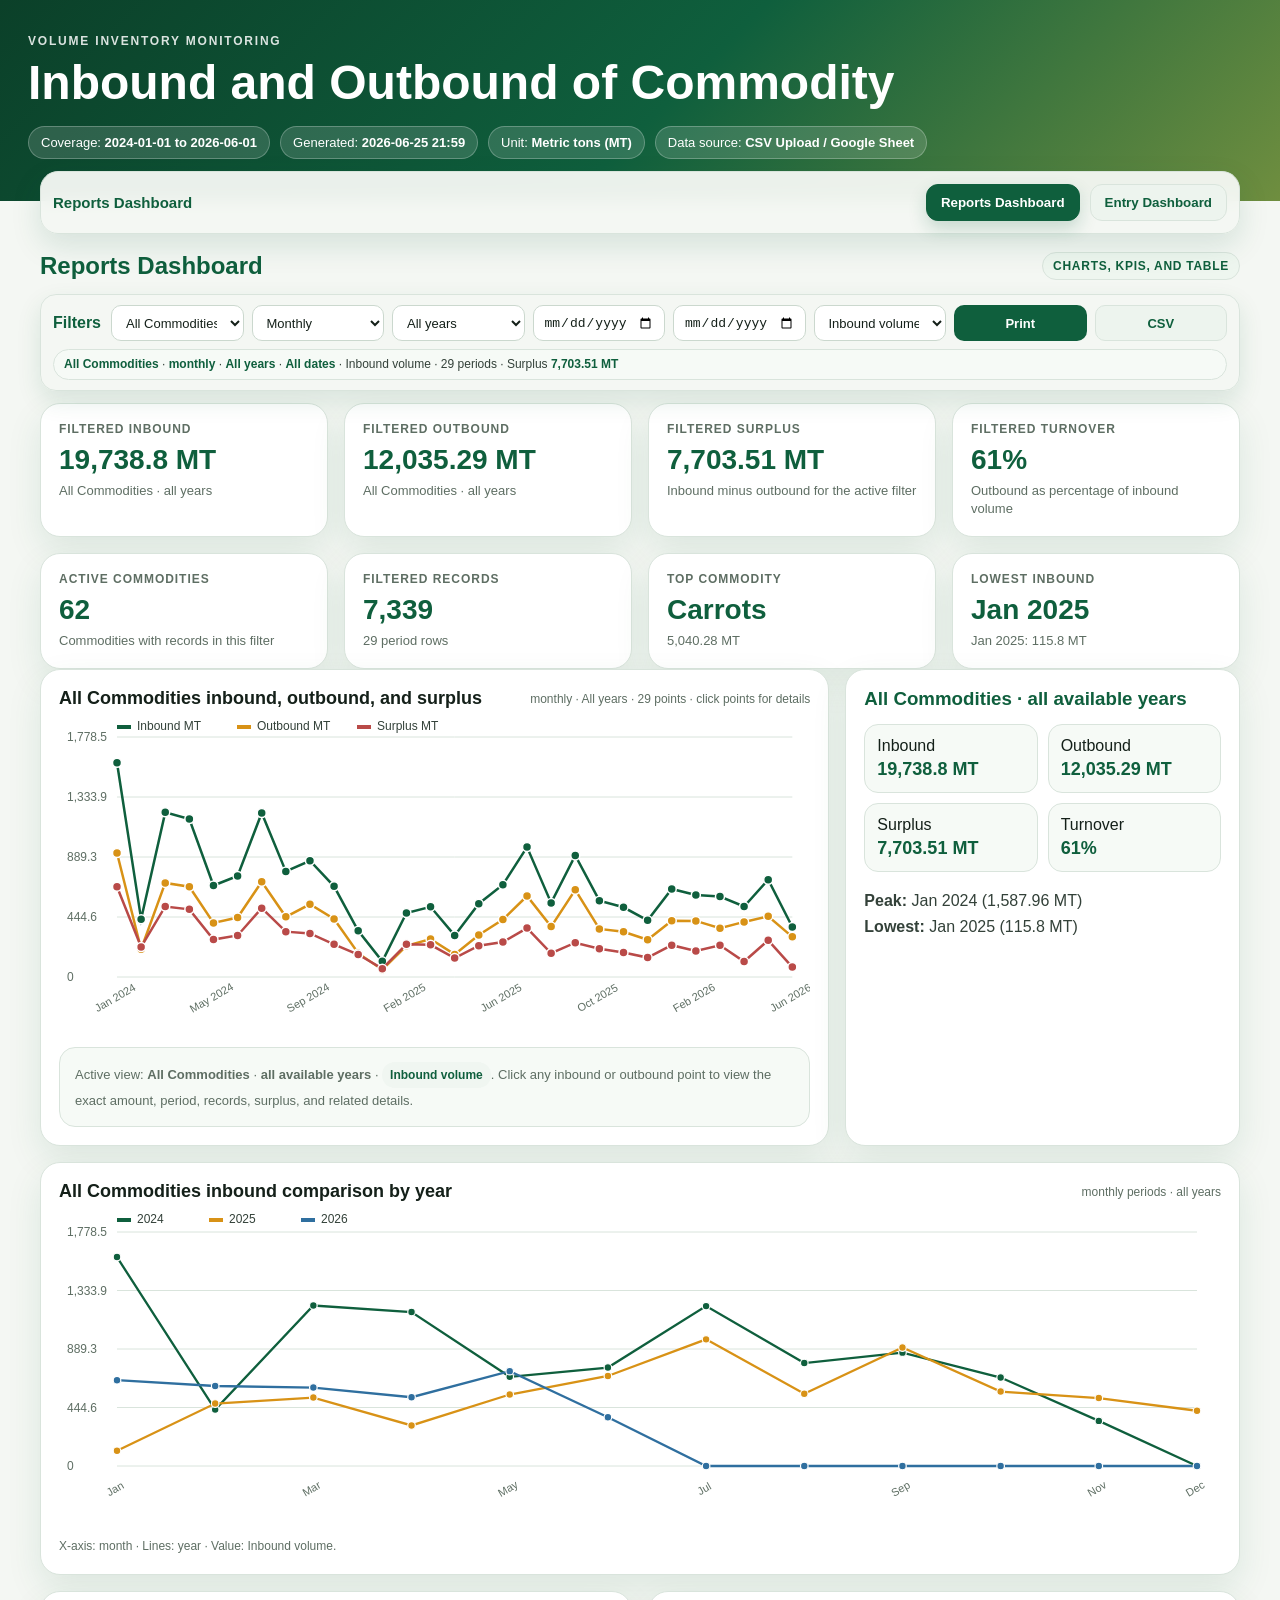
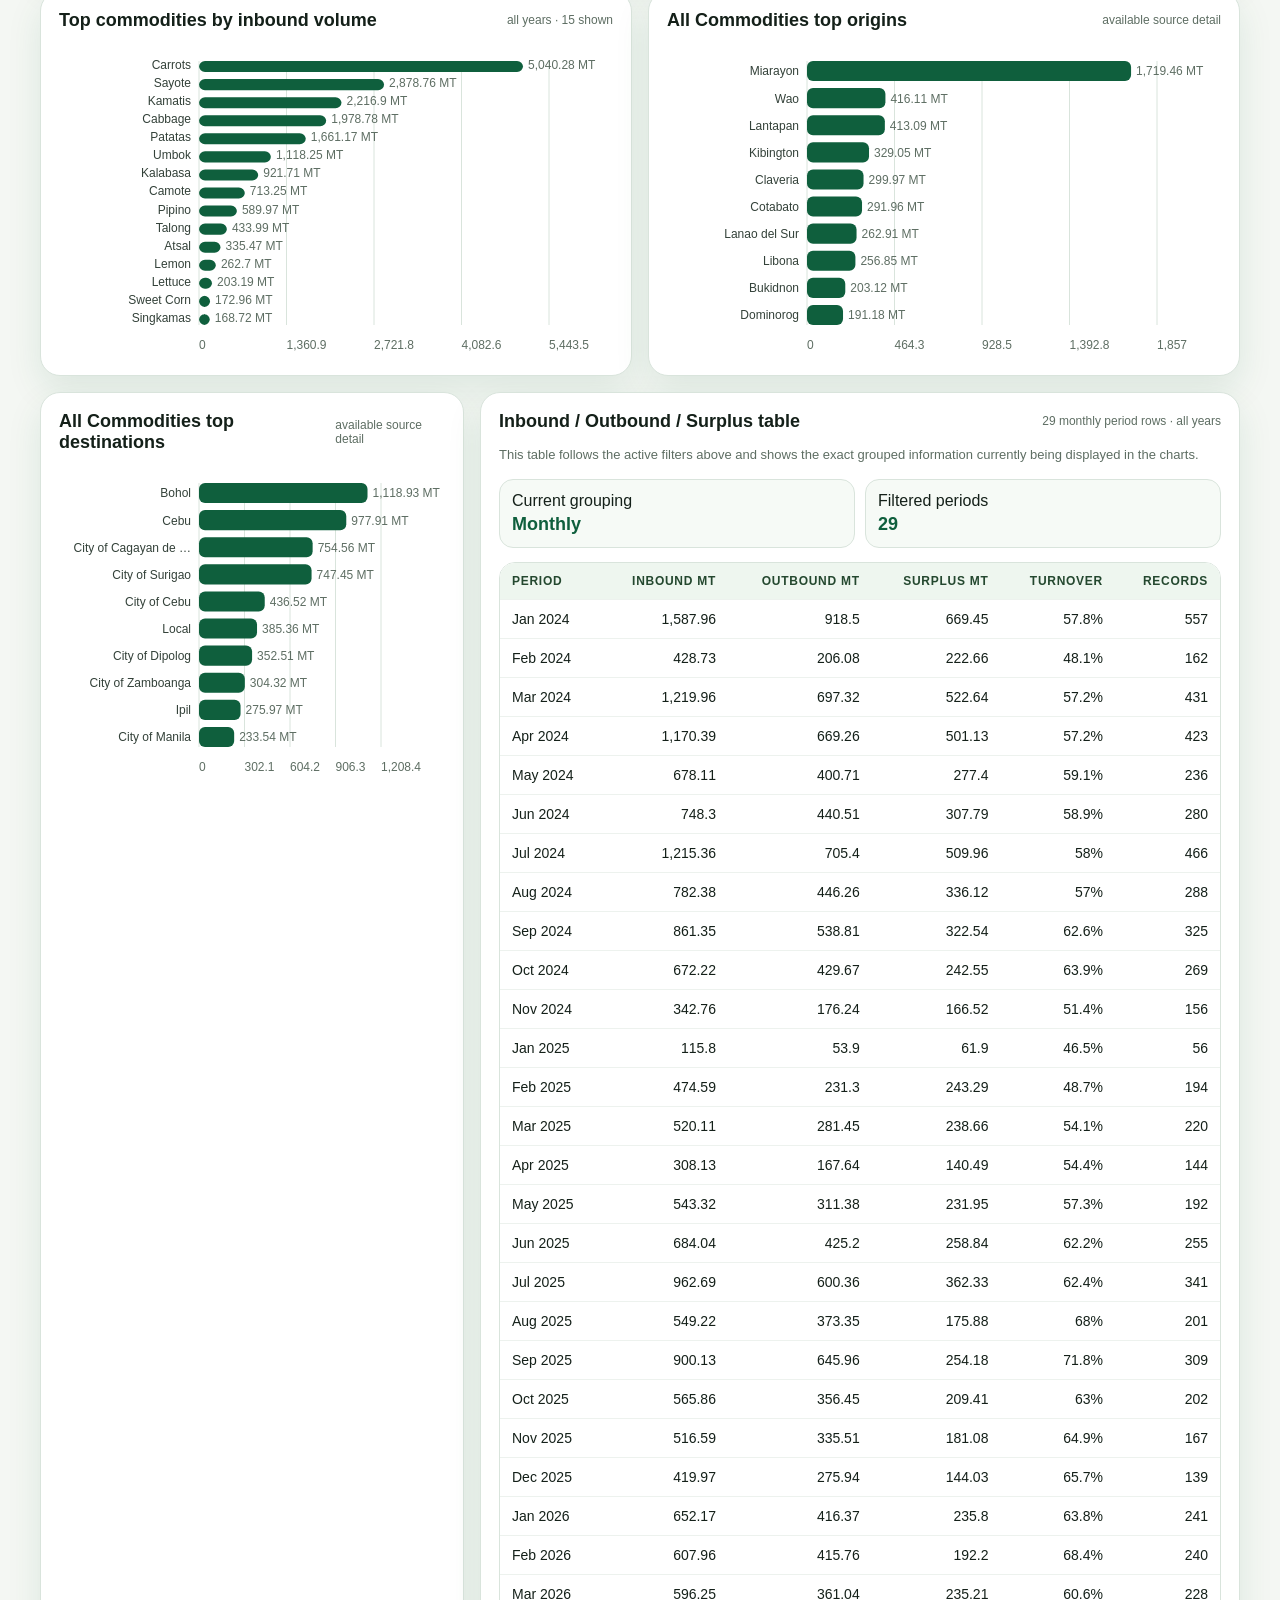
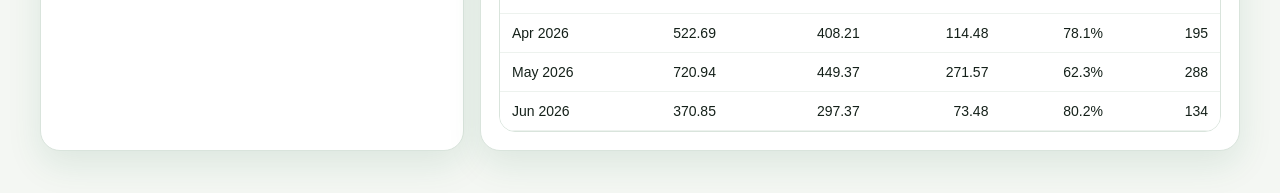
<file: index(15).html>
<!DOCTYPE html>
<html lang="en">
<head>
<meta charset="UTF-8" />
<meta name="viewport" content="width=device-width, initial-scale=1.0" />
<title>Inbound and Outbound of Commodity</title>
<style>
:root {
  --bg:#f4f7f3; --card:#ffffff; --ink:#142019; --muted:#5e6e63; --green:#0f5f3d; --green2:#1c7c54; --lime:#a6c36f;
  --amber:#d89216; --red:#b94a48; --line:#d9e4dc; --shadow:0 14px 35px rgba(15,95,61,.10);
}
* { box-sizing:border-box; }
body { margin:0; font-family: "Segoe UI", Arial, sans-serif; background:var(--bg); color:var(--ink); }
a { color:var(--green2); }
.hero { background:linear-gradient(135deg,#0b4029 0%,#0f5f3d 52%,#6f8e3f 100%); color:white; padding:34px 28px 42px; }
.hero-inner { max-width:1240px; margin:0 auto; }
.eyebrow { text-transform:uppercase; letter-spacing:.15em; font-size:12px; opacity:.85; font-weight:700; }
h1 { margin:10px 0 10px; font-size:clamp(28px,4vw,48px); line-height:1.05; }
.subtitle { max-width:950px; color:#e6f2e7; font-size:16px; line-height:1.6; }
.meta-row { display:flex; gap:10px; flex-wrap:wrap; margin-top:18px; }
.pill { background:rgba(255,255,255,.14); border:1px solid rgba(255,255,255,.25); border-radius:999px; padding:8px 12px; font-size:13px; }
main { max-width:1240px; margin:-30px auto 42px; padding:0 20px; }
.grid { display:grid; gap:16px; }
.kpi-grid { grid-template-columns:repeat(4,minmax(0,1fr)); }
.card { background:var(--card); border:1px solid var(--line); border-radius:20px; box-shadow:var(--shadow); padding:18px; }
.dashboard-switcher { position:sticky; top:0; z-index:1200; display:flex; flex-wrap:wrap; gap:10px; align-items:center; justify-content:space-between; margin:0 0 18px; padding:12px; background:rgba(244,247,243,.96); border:1px solid var(--line); border-radius:18px; box-shadow:0 12px 30px rgba(15,95,61,.13); backdrop-filter:blur(8px); -webkit-backdrop-filter:blur(8px); }
.dashboard-switcher-title { color:var(--green); font-size:14px; line-height:1.2; font-weight:800; }
.dashboard-switcher-title b { display:block; color:var(--green); font-size:15px; }
.dashboard-switcher-title span { display:none; }
.dashboard-tabs { display:flex; flex-wrap:wrap; gap:10px; }
.tab-btn { background:#edf4ee; color:var(--green); border:1px solid var(--line); }
.tab-btn.active { background:var(--green); color:white; border-color:var(--green); box-shadow:0 8px 18px rgba(15,95,61,.20); }
.dashboard-panel { display:none; margin-bottom:24px; }
.dashboard-panel.active { display:block; }
.dashboard-panel-title { display:flex; justify-content:space-between; align-items:flex-end; gap:12px; margin:0 0 12px; }
.dashboard-panel-title h2 { margin:0; font-size:24px; color:var(--green); }
.dashboard-panel-title p { display:none; }
.dashboard-panel-badge { display:inline-flex; align-items:center; border-radius:999px; padding:6px 10px; background:#eef6ef; color:var(--green); font-size:12px; font-weight:800; text-transform:uppercase; letter-spacing:.06em; border:1px solid var(--line); white-space:nowrap; }
.kpi .label { color:var(--muted); font-size:12px; text-transform:uppercase; letter-spacing:.08em; font-weight:700; }
.kpi .value { margin-top:8px; font-size:28px; font-weight:800; color:var(--green); }
.kpi .note { margin-top:6px; color:var(--muted); font-size:13px; line-height:1.4; }
.section-title { display:flex; justify-content:space-between; align-items:flex-end; gap:12px; margin:28px 0 12px; }
.section-title h2 { margin:0; font-size:24px; }
.section-title p { margin:4px 0 0; color:var(--muted); }
.controls { display:flex; flex-wrap:wrap; gap:10px; align-items:center; }
.dashboard-filter-bar {
  position:sticky;
  top:74px;
  z-index:1000;
  display:grid;
  grid-template-columns:auto minmax(0,1fr);
  gap:8px 10px;
  align-items:center;
  margin:14px 0 12px;
  background:rgba(244,247,243,.97);
  border:1px solid var(--line);
  border-radius:16px;
  padding:10px 12px;
  box-shadow:0 10px 24px rgba(15,95,61,.12);
  backdrop-filter:blur(8px);
  -webkit-backdrop-filter:blur(8px);
}
.dashboard-filter-bar h2 { margin:0; font-size:16px; color:var(--green); white-space:nowrap; }
.dashboard-filter-bar p { display:none; }
.dashboard-filter-bar .controls {
  display:grid;
  grid-template-columns:repeat(auto-fit,minmax(132px,1fr));
  gap:8px;
  align-items:center;
  width:100%;
}
.dashboard-filter-bar select,
.dashboard-filter-bar input {
  width:100%;
  min-width:0;
  min-height:36px;
  padding:8px 10px;
  border-radius:10px;
  font-size:13px;
}
.dashboard-filter-bar button {
  min-height:36px;
  padding:8px 10px;
  border-radius:10px;
  font-size:13px;
  white-space:nowrap;
}
.sticky-filter-summary {
  grid-column:1 / -1;
  width:100%;
  margin-top:0;
  padding:6px 10px;
  border-radius:999px;
  background:#f6faf6;
  border:1px solid var(--line);
  color:#334139;
  font-size:12px;
  line-height:1.35;
  white-space:nowrap;
  overflow:hidden;
  text-overflow:ellipsis;
}
.sticky-filter-summary b { color:var(--green); }
select, input { border:1px solid #cbd8ce; border-radius:12px; padding:10px 12px; background:white; color:var(--ink); min-height:42px; }
button { border:0; border-radius:12px; padding:10px 14px; font-weight:700; background:var(--green); color:white; cursor:pointer; }
button.secondary { background:#edf4ee; color:var(--green); border:1px solid var(--line); }
.two-col { grid-template-columns:2fr 1fr; }
.two-equal { grid-template-columns:1fr 1fr; }
.chart-card { min-height:380px; }
.comparison-note { margin-top:10px; color:var(--muted); font-size:12px; line-height:1.45; }
.chart-head { display:flex; justify-content:space-between; align-items:center; gap:12px; margin-bottom:6px; }
.chart-head h3 { margin:0; font-size:18px; }
.chart-head span { color:var(--muted); font-size:12px; }
canvas { width:100%; height:320px; display:block; }
.stat-card h3 { margin:0 0 8px; color:var(--green); }
.stat-card p { color:#334139; line-height:1.62; }
.mini-grid { display:grid; grid-template-columns:repeat(2,1fr); gap:10px; margin:14px 0; }
.mini { background:#f6faf6; border:1px solid var(--line); padding:12px; border-radius:14px; }
.mini b { display:block; color:var(--green); font-size:18px; margin-top:4px; }
.table-wrap { overflow:auto; border:1px solid var(--line); border-radius:16px; }
table { border-collapse:collapse; width:100%; min-width:720px; background:white; }
th,td { border-bottom:1px solid #edf2ee; padding:11px 12px; text-align:right; font-size:14px; }
th:first-child,td:first-child { text-align:left; }
th { position:sticky; top:0; z-index:1; background:#eef6ef; color:#24482f; font-size:12px; text-transform:uppercase; letter-spacing:.06em; }
.badge { display:inline-flex; align-items:center; border-radius:999px; padding:5px 10px; background:#eef6ef; color:var(--green); font-size:12px; font-weight:700; }
.timeline { display:grid; grid-template-columns:repeat(3,1fr); gap:14px; }
.footer-note { color:var(--muted); font-size:13px; line-height:1.6; }
.sources li { margin-bottom:8px; line-height:1.5; }
.warning { background:#fff8e9; border:1px solid #f0d59b; color:#62430b; border-radius:16px; padding:14px 16px; line-height:1.55; }
.filter-select { min-width:0; }
.point-details { margin-top:12px; background:#f6faf6; border:1px solid var(--line); border-radius:16px; padding:14px 15px; color:#334139; line-height:1.5; }
.point-details h4 { margin:0 0 8px; color:var(--green); font-size:16px; }
.point-details p { margin:4px 0; color:#334139; }
.point-details table { min-width:0; width:100%; border:0; margin-top:8px; background:transparent; }
.point-details th,.point-details td { border-bottom:1px solid #e4eee7; padding:7px 6px; text-align:left; font-size:13px; }
.point-details th { position:static; background:transparent; color:var(--muted); width:42%; }
.click-hint { color:var(--muted); font-size:13px; }
.filter-summary { margin-top:10px; color:var(--muted); font-size:13px; line-height:1.45; }
.dynamic-note { color:var(--muted); font-size:12px; line-height:1.35; margin-top:6px; }
.metric-chip { display:inline-flex; align-items:center; gap:6px; padding:4px 8px; border-radius:999px; background:#f0f6f1; color:var(--green); font-weight:700; font-size:12px; }

.upload-card { margin-bottom:18px; }
.upload-grid { display:grid; grid-template-columns:repeat(4,minmax(0,1fr)); gap:12px; }
.upload-grid .wide { grid-column:span 2; }
.upload-grid .full { grid-column:1/-1; }
.upload-card label { display:block; font-size:12px; color:var(--muted); font-weight:800; text-transform:uppercase; letter-spacing:.06em; margin:0 0 6px; }
.upload-card input,.upload-card select,.upload-card textarea { width:100%; }
.upload-card textarea { min-height:42px; border:1px solid #cbd8ce; border-radius:12px; padding:10px 12px; font-family:inherit; resize:vertical; }
.upload-actions { display:flex; flex-wrap:wrap; gap:10px; align-items:center; margin-top:12px; }
.status-box { margin-top:12px; padding:12px 14px; border-radius:14px; border:1px solid var(--line); background:#f6faf6; color:#334139; line-height:1.45; font-size:13px; }
.status-box.error { background:#fff3f0; border-color:#efb7ad; color:#7d261b; }
.status-box.warn { background:#fff8e9; border-color:#f0d59b; color:#62430b; }
.preview-table { max-height:260px; overflow:auto; margin-top:12px; border:1px solid var(--line); border-radius:14px; }
.preview-table table { min-width:1100px; }
.small-muted { color:var(--muted); font-size:12px; line-height:1.45; }
.compact-upload { grid-template-columns:2fr 1fr; align-items:end; }
.sheet-frame-wrap { margin-top:14px; border:1px solid var(--line); border-radius:16px; overflow:hidden; background:#fff; }
.sheet-frame-wrap iframe { width:100%; height:420px; border:0; display:block; }
.entry-note { margin:0 0 12px; color:var(--muted); line-height:1.55; }
@media (max-width: 980px) { .compact-upload { grid-template-columns:1fr; } .dashboard-panel-title { align-items:flex-start; flex-direction:column; } .dashboard-switcher { align-items:stretch; flex-direction:column; } .dashboard-tabs { width:100%; } .tab-btn { flex:1; } }

@media (max-width: 980px) { .upload-grid { grid-template-columns:1fr; } .upload-grid .wide { grid-column:auto; } }

@media (max-width: 980px) { .kpi-grid,.two-col,.two-equal,.timeline { grid-template-columns:1fr; } main { margin-top:-18px; } .dashboard-filter-bar { top:112px; grid-template-columns:1fr; } .sticky-filter-summary { white-space:normal; border-radius:12px; } }
@media print { body { background:white; } main { margin:0; max-width:none; } .dashboard-switcher { display:none; } .dashboard-filter-bar { position:static; box-shadow:none; } .controls, button { display:none; } .card { box-shadow:none; break-inside:avoid; } .hero { color:white; } }
</style>
</head>
<body>
<header class="hero">
  <div class="hero-inner">
    <div class="eyebrow">Volume Inventory Monitoring</div>
    <h1>Inbound and Outbound of Commodity</h1>
    <div class="meta-row">
      <span class="pill">Coverage: <b id="periodText"></b></span>
      <span class="pill">Generated: <b>2026-06-25 21:59</b></span>
      <span class="pill">Unit: <b>Metric tons (MT)</b></span>
      <span class="pill">Data source: <b>CSV Upload / Google Sheet</b></span>
    </div>
  </div>
</header>
<main>

  <nav class="dashboard-switcher" aria-label="Dashboard switcher">
    <div class="dashboard-switcher-title"><b id="activeDashboardTitle">Reports Dashboard</b><span id="activeDashboardText"></span></div>
    <div class="dashboard-tabs">
      <button type="button" class="tab-btn active" id="reportsTabBtn" onclick="showDashboard('report')">Reports Dashboard</button>
      <button type="button" class="tab-btn" id="entryTabBtn" onclick="showDashboard('entry')">Entry Dashboard</button>
    </div>
  </nav>

  <section class="dashboard-panel upload-dashboard" id="uploadDashboard">
    <div class="dashboard-panel-title">
      <div>
        <h2>Entry Dashboard</h2>
      </div>
      <span class="dashboard-panel-badge">CSV Upload</span>
    </div>
    <div class="card upload-card" id="dataEntryCard">
      <div class="section-title" style="margin:0 0 12px">
        <div>
          <h2>CSV Upload Entry</h2>
        </div>
      </div>
      <p class="entry-note"><b>Required CSV columns:</b> date, market, stall_no, commodity, unit, inbound_mt, outbound_mt, origin, destination, wholesale_price_php_kg, remarks.</p>
      <div class="upload-grid compact-upload">
        <div>
          <label for="csvFile">Upload CSV File</label>
          <input id="csvFile" type="file" accept=".csv,text/csv">
        </div>
        <div>
          <label>&nbsp;</label>
          <button id="useCsvBtn" type="button">Upload CSV and Save</button>
        </div>
      </div>
      <div id="uploadStatus" class="status-box">Ready. Upload CSV to save and update reports.</div>
      <div id="entryPreview" class="preview-table" style="display:none"></div>
    </div>
  </section>

  <section class="dashboard-panel report-dashboard active" id="reportDashboard">
    <div class="dashboard-panel-title">
      <div>
        <h2>Reports Dashboard</h2>
      </div>
      <span class="dashboard-panel-badge">Charts, KPIs, and Table</span>
    </div>

    <section class="dashboard-filter-bar">
    <div>
      <h2>Filters</h2>
    </div>
    <div class="controls">
      <select id="commoditySelect" class="filter-select" aria-label="Filter by commodity"></select>
      <select id="groupSelect" class="filter-select" aria-label="Group dashboard by period">
        <option value="week">Weekly</option>
        <option value="month" selected>Monthly</option>
        <option value="year">Yearly</option>
      </select>
      <select id="yearSelect" class="filter-select" aria-label="Filter dashboard by year"></select>
      <input id="dateStart" type="date" aria-label="Start date filter" title="Start date">
      <input id="dateEnd" type="date" aria-label="End date filter" title="End date">
      <select id="metricSelect" class="filter-select" aria-label="Choose dashboard metric">
        <option value="inbound">Inbound volume</option>
        <option value="outbound">Outbound volume</option>
        <option value="surplus">Surplus volume</option>
        <option value="turnover">Turnover rate</option>
        <option value="records">Record count</option>
      </select>
      <button onclick="window.print()">Print</button>
      <button class="secondary" id="csvBtn">CSV</button>
    </div>
    <div id="activeFilterSummary" class="sticky-filter-summary">Filters ready.</div>
  </section>

  <section class="grid kpi-grid" id="kpis"></section>

  <section class="grid two-col">
    <div class="card chart-card">
      <div class="chart-head">
        <h3 id="trendTitle">Inbound vs Outbound Trend</h3>
        <span id="trendSub"></span>
      </div>
      <canvas id="trendCanvas" height="320"></canvas>
      <div class="point-details" id="pointDetails"><span class="click-hint">Click any point in the trend graph to show the amount, period, records, surplus, and other details.</span></div>
    </div>
    <div class="card stat-card">
      <h3 id="summaryName">All Commodities</h3>
      <div class="mini-grid">
        <div class="mini">Inbound <b id="sInbound"></b></div>
        <div class="mini">Outbound <b id="sOutbound"></b></div>
        <div class="mini">Surplus <b id="sNet"></b></div>
        <div class="mini">Turnover <b id="sTurnover"></b></div>
      </div>
      <p><b>Peak:</b> <span id="sPeak"></span><br><b>Lowest:</b> <span id="sLow"></span></p>
    </div>
  </section>

  <section class="grid" style="margin-top:16px">
    <div class="card chart-card">
      <div class="chart-head">
        <h3 id="commodityStatsTitle">Commodity statistics by year</h3>
        <span id="commodityStatsSub"></span>
      </div>
      <canvas id="commodityStatsCanvas" height="340"></canvas>
      <div class="comparison-note" id="commodityStatsNote">X-axis shows the selected month/week period. Each line represents one year.</div>
    </div>
  </section>

  <section class="grid two-equal" style="margin-top:16px">
    <div class="card chart-card">
      <div class="chart-head"><h3 id="topTitle">Top commodities by inbound volume</h3><span id="topSub">Filtered ranking</span></div>
      <canvas id="topCanvas" height="320"></canvas>
    </div>
    <div class="card chart-card">
      <div class="chart-head"><h3 id="originTitle">Top origins</h3><span id="originSub">Inbound volume</span></div>
      <canvas id="originCanvas" height="320"></canvas>
    </div>
  </section>

  <section class="grid two-equal" style="margin-top:16px">
    <div class="card chart-card">
      <div class="chart-head"><h3 id="destTitle">Top destinations</h3><span id="destSub">Outbound volume</span></div>
      <canvas id="destinationCanvas" height="320"></canvas>
    </div>
    <div class="card">
      <div class="chart-head"><h3>Inbound / Outbound / Surplus table</h3><span id="tableSub"></span></div>
      <p class="footer-note">This table follows the active filters above and shows the exact grouped information currently being displayed in the charts.</p>
      <div class="mini-grid">
        <div class="mini">Current grouping <b id="tableGroupLabel">Monthly</b></div>
        <div class="mini">Filtered periods <b id="tablePeriodCount">0</b></div>
      </div>
      <div class="table-wrap"><table id="monthlyTable"></table></div>
    </div>
  </section>
  </section>
</main>
<script>
const REPORT = {"generated":"2026-06-25 21:59","period":{"start":"2024-01-01","end":"2026-06-01"},"coverageNote":"Available records include January-November 2024, January-December 2025, and January-June 2026. For 2025, January-May was added from the monthly ZIP files, while June-December uses only the ConsolidatedYear sheet of the latest updated 2025 workbook.","kpis":{"records":7339,"commodities":62,"dates":151,"inbound":19738.799,"outbound":12035.289,"net":7703.51,"turnover":61.0,"topOrigin":{"name":"Miarayon","volume":1719.462},"topDestination":{"name":"Bohol","volume":1118.928}},"commodities":["All Commodities","Ampalaya","Atsal","Avocado","Baguio Beans","Bayabas","Bombay","Broccoli","Cabbage","Calamansi","Camote","Carrots","Cauliflower","Celery","Culli","Dragon Fruit","Dynamite","Egg","Garlic","Golden Melon","Kalabasa","Kamatis","Labuyo","Lakatan","Lanzones","Lemon","Lettuce","Lutya","Luya","Mango","Melon","Okra","Papaya","Parsley","Patatas","Pechay","Pineapple","Pipino","Pomelo","Raddish","Romaine","Rosemary","Sab-a","Sayote","Seedless Melon","Seedless Watermelon","Sibuyas Dahonan","Sili Bisaya","Silikot","Singkamas","String Beans","Sugar Beets","Sweet Corn","Sweet Pea","Talong","Umbok","Upo","Venus Melon","Venus Watermelon","Vulcan (Spices)","Watermelon","White Onion","Zukini"],"overallMonths":[{"date":"2024-01-01","month":"Jan 2024","inbound":1587.956,"outbound":918.504,"net":669.452,"records":557,"commodities":24},{"date":"2024-02-01","month":"Feb 2024","inbound":428.733,"outbound":206.076,"net":222.657,"records":162,"commodities":23},{"date":"2024-03-01","month":"Mar 2024","inbound":1219.964,"outbound":697.324,"net":522.64,"records":431,"commodities":25},{"date":"2024-04-01","month":"Apr 2024","inbound":1170.391,"outbound":669.257,"net":501.134,"records":423,"commodities":26},{"date":"2024-05-01","month":"May 2024","inbound":678.11,"outbound":400.707,"net":277.403,"records":236,"commodities":21},{"date":"2024-06-01","month":"Jun 2024","inbound":748.299,"outbound":440.51,"net":307.789,"records":280,"commodities":22},{"date":"2024-07-01","month":"Jul 2024","inbound":1215.36,"outbound":705.399,"net":509.961,"records":466,"commodities":26},{"date":"2024-08-01","month":"Aug 2024","inbound":782.375,"outbound":446.26,"net":336.115,"records":288,"commodities":25},{"date":"2024-09-01","month":"Sep 2024","inbound":861.346,"outbound":538.811,"net":322.535,"records":325,"commodities":23},{"date":"2024-10-01","month":"Oct 2024","inbound":672.222,"outbound":429.669,"net":242.553,"records":269,"commodities":32},{"date":"2024-11-01","month":"Nov 2024","inbound":342.762,"outbound":176.239,"net":166.523,"records":156,"commodities":31},{"date":"2025-01-01","month":"Jan 2025","inbound":115.797,"outbound":53.9,"net":61.897,"records":56,"commodities":21},{"date":"2025-02-01","month":"Feb 2025","inbound":474.587,"outbound":231.297,"net":243.29,"records":194,"commodities":30},{"date":"2025-03-01","month":"Mar 2025","inbound":520.105,"outbound":281.448,"net":238.657,"records":220,"commodities":37},{"date":"2025-04-01","month":"Apr 2025","inbound":308.13,"outbound":167.639,"net":140.491,"records":144,"commodities":29},{"date":"2025-05-01","month":"May 2025","inbound":543.323,"outbound":311.375,"net":231.948,"records":192,"commodities":28},{"date":"2025-06-01","month":"Jun 2025","inbound":684.044,"outbound":425.2,"net":258.844,"records":255,"commodities":31},{"date":"2025-07-01","month":"Jul 2025","inbound":962.685,"outbound":600.358,"net":362.327,"records":341,"commodities":24},{"date":"2025-08-01","month":"Aug 2025","inbound":549.22,"outbound":373.345,"net":175.875,"records":201,"commodities":23},{"date":"2025-09-01","month":"Sep 2025","inbound":900.13,"outbound":645.955,"net":254.175,"records":309,"commodities":24},{"date":"2025-10-01","month":"Oct 2025","inbound":565.857,"outbound":356.448,"net":209.409,"records":202,"commodities":25},{"date":"2025-11-01","month":"Nov 2025","inbound":516.59,"outbound":335.511,"net":181.079,"records":167,"commodities":24},{"date":"2025-12-01","month":"Dec 2025","inbound":419.97,"outbound":275.94,"net":144.03,"records":139,"commodities":24},{"date":"2026-01-01","month":"Jan 2026","inbound":652.165,"outbound":416.365,"net":235.8,"records":241,"commodities":27},{"date":"2026-02-01","month":"Feb 2026","inbound":607.96,"outbound":415.76,"net":192.2,"records":240,"commodities":28},{"date":"2026-03-01","month":"Mar 2026","inbound":596.248,"outbound":361.039,"net":235.209,"records":228,"commodities":36},{"date":"2026-04-01","month":"Apr 2026","inbound":522.69,"outbound":408.213,"net":114.477,"records":195,"commodities":26},{"date":"2026-05-01","month":"May 2026","inbound":720.935,"outbound":449.37,"net":271.565,"records":288,"commodities":26},{"date":"2026-06-01","month":"Jun 2026","inbound":370.845,"outbound":297.37,"net":73.475,"records":134,"commodities":21}],"topCommodities":[{"commodity":"Carrots","inbound":5040.28,"outbound":3349.831,"net":1690.449,"turnover":66.5,"records":1188},{"commodity":"Sayote","inbound":2878.765,"outbound":2013.577,"net":865.188,"turnover":69.9,"records":842},{"commodity":"Kamatis","inbound":2216.904,"outbound":1314.455,"net":902.449,"turnover":59.3,"records":619},{"commodity":"Cabbage","inbound":1978.78,"outbound":1269.454,"net":709.326,"turnover":64.2,"records":644},{"commodity":"Patatas","inbound":1661.167,"outbound":816.759,"net":844.408,"turnover":49.2,"records":556},{"commodity":"Umbok","inbound":1118.245,"outbound":682.903,"net":435.342,"turnover":61.1,"records":469},{"commodity":"Kalabasa","inbound":921.709,"outbound":361.086,"net":560.623,"turnover":39.2,"records":221},{"commodity":"Camote","inbound":713.25,"outbound":364.1,"net":349.15,"turnover":51.0,"records":189},{"commodity":"Pipino","inbound":589.969,"outbound":319.565,"net":270.404,"turnover":54.2,"records":310},{"commodity":"Talong","inbound":433.99,"outbound":257.227,"net":176.763,"turnover":59.3,"records":334},{"commodity":"Atsal","inbound":335.471,"outbound":162.039,"net":173.432,"turnover":48.3,"records":332},{"commodity":"Lemon","inbound":262.703,"outbound":208.843,"net":53.86,"turnover":79.5,"records":127},{"commodity":"Lettuce","inbound":203.189,"outbound":133.165,"net":70.024,"turnover":65.5,"records":177},{"commodity":"Sweet Corn","inbound":172.955,"outbound":103.63,"net":69.325,"turnover":59.9,"records":132},{"commodity":"Singkamas","inbound":168.72,"outbound":82.765,"net":85.955,"turnover":49.1,"records":147},{"commodity":"Sibuyas Dahonan","inbound":144.47,"outbound":136.105,"net":8.365,"turnover":94.2,"records":61},{"commodity":"Broccoli","inbound":132.23,"outbound":71.19,"net":61.04,"turnover":53.8,"records":200},{"commodity":"Baguio Beans","inbound":124.306,"outbound":58.211,"net":66.095,"turnover":46.8,"records":189},{"commodity":"Calamansi","inbound":103.04,"outbound":84.951,"net":18.089,"turnover":82.4,"records":41},{"commodity":"Egg","inbound":81.552,"outbound":34.272,"net":47.28,"turnover":42.0,"records":37}],"seriesByCommodity":{"All Commodities":[{"date":"2024-01-01","month":"Jan 2024","inbound":1587.956,"outbound":918.504,"net":669.452,"records":557,"commodities":24},{"date":"2024-02-01","month":"Feb 2024","inbound":428.733,"outbound":206.076,"net":222.657,"records":162,"commodities":23},{"date":"2024-03-01","month":"Mar 2024","inbound":1219.964,"outbound":697.324,"net":522.64,"records":431,"commodities":25},{"date":"2024-04-01","month":"Apr 2024","inbound":1170.391,"outbound":669.257,"net":501.134,"records":423,"commodities":26},{"date":"2024-05-01","month":"May 2024","inbound":678.11,"outbound":400.707,"net":277.403,"records":236,"commodities":21},{"date":"2024-06-01","month":"Jun 2024","inbound":748.299,"outbound":440.51,"net":307.789,"records":280,"commodities":22},{"date":"2024-07-01","month":"Jul 2024","inbound":1215.36,"outbound":705.399,"net":509.961,"records":466,"commodities":26},{"date":"2024-08-01","month":"Aug 2024","inbound":782.375,"outbound":446.26,"net":336.115,"records":288,"commodities":25},{"date":"2024-09-01","month":"Sep 2024","inbound":861.346,"outbound":538.811,"net":322.535,"records":325,"commodities":23},{"date":"2024-10-01","month":"Oct 2024","inbound":672.222,"outbound":429.669,"net":242.553,"records":269,"commodities":32},{"date":"2024-11-01","month":"Nov 2024","inbound":342.762,"outbound":176.239,"net":166.523,"records":156,"commodities":31},{"date":"2025-01-01","month":"Jan 2025","inbound":115.797,"outbound":53.9,"net":61.897,"records":56,"commodities":21},{"date":"2025-02-01","month":"Feb 2025","inbound":474.587,"outbound":231.297,"net":243.29,"records":194,"commodities":30},{"date":"2025-03-01","month":"Mar 2025","inbound":520.105,"outbound":281.448,"net":238.657,"records":220,"commodities":37},{"date":"2025-04-01","month":"Apr 2025","inbound":308.13,"outbound":167.639,"net":140.491,"records":144,"commodities":29},{"date":"2025-05-01","month":"May 2025","inbound":543.323,"outbound":311.375,"net":231.948,"records":192,"commodities":28},{"date":"2025-06-01","month":"Jun 2025","inbound":684.044,"outbound":425.2,"net":258.844,"records":255,"commodities":31},{"date":"2025-07-01","month":"Jul 2025","inbound":962.685,"outbound":600.358,"net":362.327,"records":341,"commodities":24},{"date":"2025-08-01","month":"Aug 2025","inbound":549.22,"outbound":373.345,"net":175.875,"records":201,"commodities":23},{"date":"2025-09-01","month":"Sep 2025","inbound":900.13,"outbound":645.955,"net":254.175,"records":309,"commodities":24},{"date":"2025-10-01","month":"Oct 2025","inbound":565.857,"outbound":356.448,"net":209.409,"records":202,"commodities":25},{"date":"2025-11-01","month":"Nov 2025","inbound":516.59,"outbound":335.511,"net":181.079,"records":167,"commodities":24},{"date":"2025-12-01","month":"Dec 2025","inbound":419.97,"outbound":275.94,"net":144.03,"records":139,"commodities":24},{"date":"2026-01-01","month":"Jan 2026","inbound":652.165,"outbound":416.365,"net":235.8,"records":241,"commodities":27},{"date":"2026-02-01","month":"Feb 2026","inbound":607.96,"outbound":415.76,"net":192.2,"records":240,"commodities":28},{"date":"2026-03-01","month":"Mar 2026","inbound":596.248,"outbound":361.039,"net":235.209,"records":228,"commodities":36},{"date":"2026-04-01","month":"Apr 2026","inbound":522.69,"outbound":408.213,"net":114.477,"records":195,"commodities":26},{"date":"2026-05-01","month":"May 2026","inbound":720.935,"outbound":449.37,"net":271.565,"records":288,"commodities":26},{"date":"2026-06-01","month":"Jun 2026","inbound":370.845,"outbound":297.37,"net":73.475,"records":134,"commodities":21}],"Ampalaya":[{"date":"2024-01-01","month":"Jan 2024","inbound":10.725,"outbound":4.635,"net":6.09,"records":6,"commodities":1},{"date":"2024-03-01","month":"Mar 2024","inbound":0.33,"outbound":0.055,"net":0.275,"records":1,"commodities":1},{"date":"2024-04-01","month":"Apr 2024","inbound":0.42,"outbound":0.0,"net":0.42,"records":1,"commodities":1},{"date":"2024-08-01","month":"Aug 2024","inbound":0.21,"outbound":0.21,"net":0.0,"records":1,"commodities":1},{"date":"2024-09-01","month":"Sep 2024","inbound":0.605,"outbound":0.0,"net":0.605,"records":1,"commodities":1},{"date":"2025-02-01","month":"Feb 2025","inbound":2.715,"outbound":1.485,"net":1.23,"records":2,"commodities":1},{"date":"2025-04-01","month":"Apr 2025","inbound":0.87,"outbound":0.57,"net":0.3,"records":2,"commodities":1},{"date":"2025-07-01","month":"Jul 2025","inbound":5.485,"outbound":5.44,"net":0.045,"records":2,"commodities":1},{"date":"2025-08-01","month":"Aug 2025","inbound":0.48,"outbound":0.06,"net":0.42,"records":1,"commodities":1},{"date":"2025-12-01","month":"Dec 2025","inbound":0.63,"outbound":0.42,"net":0.21,"records":2,"commodities":1},{"date":"2026-03-01","month":"Mar 2026","inbound":1.2,"outbound":0.7,"net":0.5,"records":2,"commodities":1},{"date":"2026-04-01","month":"Apr 2026","inbound":2.47,"outbound":1.28,"net":1.19,"records":3,"commodities":1},{"date":"2026-05-01","month":"May 2026","inbound":0.52,"outbound":0.23,"net":0.29,"records":2,"commodities":1}],"Atsal":[{"date":"2024-01-01","month":"Jan 2024","inbound":35.585,"outbound":15.623,"net":19.962,"records":36,"commodities":1},{"date":"2024-02-01","month":"Feb 2024","inbound":5.375,"outbound":2.54,"net":2.835,"records":9,"commodities":1},{"date":"2024-03-01","month":"Mar 2024","inbound":28.28,"outbound":8.105,"net":20.175,"records":16,"commodities":1},{"date":"2024-04-01","month":"Apr 2024","inbound":36.05,"outbound":17.76,"net":18.29,"records":25,"commodities":1},{"date":"2024-05-01","month":"May 2024","inbound":11.085,"outbound":5.775,"net":5.31,"records":6,"commodities":1},{"date":"2024-06-01","month":"Jun 2024","inbound":6.07,"outbound":1.75,"net":4.32,"records":8,"commodities":1},{"date":"2024-07-01","month":"Jul 2024","inbound":30.575,"outbound":13.425,"net":17.15,"records":22,"commodities":1},{"date":"2024-08-01","month":"Aug 2024","inbound":11.755,"outbound":4.44,"net":7.315,"records":8,"commodities":1},{"date":"2024-09-01","month":"Sep 2024","inbound":14.83,"outbound":8.23,"net":6.6,"records":15,"commodities":1},{"date":"2024-10-01","month":"Oct 2024","inbound":7.996,"outbound":3.87,"net":4.126,"records":14,"commodities":1},{"date":"2024-11-01","month":"Nov 2024","inbound":9.96,"outbound":7.48,"net":2.48,"records":13,"commodities":1},{"date":"2025-01-01","month":"Jan 2025","inbound":0.43,"outbound":0.0,"net":0.43,"records":2,"commodities":1},{"date":"2025-02-01","month":"Feb 2025","inbound":9.83,"outbound":4.53,"net":5.3,"records":11,"commodities":1},{"date":"2025-03-01","month":"Mar 2025","inbound":21.69,"outbound":5.86,"net":15.83,"records":17,"commodities":1},{"date":"2025-04-01","month":"Apr 2025","inbound":3.89,"outbound":2.86,"net":1.03,"records":9,"commodities":1},{"date":"2025-05-01","month":"May 2025","inbound":18.42,"outbound":8.37,"net":10.05,"records":16,"commodities":1},{"date":"2025-06-01","month":"Jun 2025","inbound":7.295,"outbound":5.82,"net":1.475,"records":11,"commodities":1},{"date":"2025-07-01","month":"Jul 2025","inbound":11.715,"outbound":6.965,"net":4.75,"records":17,"commodities":1},{"date":"2025-08-01","month":"Aug 2025","inbound":7.445,"outbound":4.85,"net":2.595,"records":10,"commodities":1},{"date":"2025-09-01","month":"Sep 2025","inbound":3.885,"outbound":2.02,"net":1.865,"records":7,"commodities":1},{"date":"2025-10-01","month":"Oct 2025","inbound":3.655,"outbound":2.685,"net":0.97,"records":5,"commodities":1},{"date":"2025-11-01","month":"Nov 2025","inbound":7.25,"outbound":3.145,"net":4.105,"records":6,"commodities":1},{"date":"2025-12-01","month":"Dec 2025","inbound":3.475,"outbound":2.5,"net":0.975,"records":4,"commodities":1},{"date":"2026-01-01","month":"Jan 2026","inbound":2.62,"outbound":2.44,"net":0.18,"records":3,"commodities":1},{"date":"2026-02-01","month":"Feb 2026","inbound":10.13,"outbound":8.0,"net":2.13,"records":9,"commodities":1},{"date":"2026-03-01","month":"Mar 2026","inbound":11.48,"outbound":4.766,"net":6.714,"records":13,"commodities":1},{"date":"2026-04-01","month":"Apr 2026","inbound":8.33,"outbound":4.03,"net":4.3,"records":10,"commodities":1},{"date":"2026-05-01","month":"May 2026","inbound":2.92,"outbound":2.49,"net":0.43,"records":7,"commodities":1},{"date":"2026-06-01","month":"Jun 2026","inbound":3.45,"outbound":1.71,"net":1.74,"records":3,"commodities":1}],"Avocado":[{"date":"2025-03-01","month":"Mar 2025","inbound":0.05,"outbound":0.0,"net":0.05,"records":1,"commodities":1}],"Baguio Beans":[{"date":"2024-01-01","month":"Jan 2024","inbound":13.82,"outbound":6.985,"net":6.835,"records":16,"commodities":1},{"date":"2024-02-01","month":"Feb 2024","inbound":3.89,"outbound":1.13,"net":2.76,"records":7,"commodities":1},{"date":"2024-03-01","month":"Mar 2024","inbound":6.72,"outbound":2.685,"net":4.035,"records":11,"commodities":1},{"date":"2024-04-01","month":"Apr 2024","inbound":2.72,"outbound":2.23,"net":0.49,"records":6,"commodities":1},{"date":"2024-05-01","month":"May 2024","inbound":3.645,"outbound":1.435,"net":2.21,"records":6,"commodities":1},{"date":"2024-06-01","month":"Jun 2024","inbound":3.605,"outbound":0.515,"net":3.09,"records":7,"commodities":1},{"date":"2024-07-01","month":"Jul 2024","inbound":11.001,"outbound":3.951,"net":7.05,"records":21,"commodities":1},{"date":"2024-08-01","month":"Aug 2024","inbound":2.555,"outbound":1.375,"net":1.18,"records":3,"commodities":1},{"date":"2024-09-01","month":"Sep 2024","inbound":0.725,"outbound":0.385,"net":0.34,"records":2,"commodities":1},{"date":"2024-10-01","month":"Oct 2024","inbound":6.125,"outbound":0.17,"net":5.955,"records":5,"commodities":1},{"date":"2024-11-01","month":"Nov 2024","inbound":2.51,"outbound":1.5,"net":1.01,"records":6,"commodities":1},{"date":"2025-01-01","month":"Jan 2025","inbound":1.96,"outbound":1.16,"net":0.8,"records":4,"commodities":1},{"date":"2025-02-01","month":"Feb 2025","inbound":1.16,"outbound":0.8,"net":0.36,"records":3,"commodities":1},{"date":"2025-03-01","month":"Mar 2025","inbound":2.4,"outbound":1.11,"net":1.29,"records":7,"commodities":1},{"date":"2025-04-01","month":"Apr 2025","inbound":1.39,"outbound":0.48,"net":0.91,"records":3,"commodities":1},{"date":"2025-05-01","month":"May 2025","inbound":5.515,"outbound":2.875,"net":2.64,"records":7,"commodities":1},{"date":"2025-06-01","month":"Jun 2025","inbound":8.005,"outbound":1.78,"net":6.225,"records":9,"commodities":1},{"date":"2025-07-01","month":"Jul 2025","inbound":2.73,"outbound":1.82,"net":0.91,"records":3,"commodities":1},{"date":"2025-08-01","month":"Aug 2025","inbound":2.25,"outbound":2.19,"net":0.06,"records":3,"commodities":1},{"date":"2025-09-01","month":"Sep 2025","inbound":3.89,"outbound":1.51,"net":2.38,"records":4,"commodities":1},{"date":"2025-10-01","month":"Oct 2025","inbound":4.465,"outbound":2.775,"net":1.69,"records":7,"commodities":1},{"date":"2025-11-01","month":"Nov 2025","inbound":0.735,"outbound":0.595,"net":0.14,"records":2,"commodities":1},{"date":"2025-12-01","month":"Dec 2025","inbound":2.165,"outbound":0.6,"net":1.565,"records":3,"commodities":1},{"date":"2026-01-01","month":"Jan 2026","inbound":11.515,"outbound":6.8,"net":4.715,"records":12,"commodities":1},{"date":"2026-02-01","month":"Feb 2026","inbound":4.54,"outbound":2.195,"net":2.345,"records":8,"commodities":1},{"date":"2026-03-01","month":"Mar 2026","inbound":0.52,"outbound":0.54,"net":-0.02,"records":3,"commodities":1},{"date":"2026-04-01","month":"Apr 2026","inbound":4.235,"outbound":1.865,"net":2.37,"records":6,"commodities":1},{"date":"2026-05-01","month":"May 2026","inbound":5.845,"outbound":4.865,"net":0.98,"records":9,"commodities":1},{"date":"2026-06-01","month":"Jun 2026","inbound":3.67,"outbound":1.89,"net":1.78,"records":6,"commodities":1}],"Bayabas":[{"date":"2024-11-01","month":"Nov 2024","inbound":0.05,"outbound":0.015,"net":0.035,"records":1,"commodities":1}],"Bombay":[{"date":"2024-10-01","month":"Oct 2024","inbound":9.63,"outbound":2.01,"net":7.62,"records":4,"commodities":1},{"date":"2024-11-01","month":"Nov 2024","inbound":20.6,"outbound":0.7,"net":19.9,"records":2,"commodities":1},{"date":"2025-01-01","month":"Jan 2025","inbound":1.0,"outbound":0.05,"net":0.95,"records":1,"commodities":1},{"date":"2025-02-01","month":"Feb 2025","inbound":14.5,"outbound":0.5,"net":14.0,"records":2,"commodities":1},{"date":"2025-03-01","month":"Mar 2025","inbound":6.75,"outbound":0.78,"net":5.97,"records":4,"commodities":1},{"date":"2025-04-01","month":"Apr 2025","inbound":4.602,"outbound":1.862,"net":2.74,"records":3,"commodities":1},{"date":"2025-05-01","month":"May 2025","inbound":3.0,"outbound":0.4,"net":2.6,"records":2,"commodities":1},{"date":"2026-03-01","month":"Mar 2026","inbound":4.4,"outbound":0.23,"net":4.17,"records":2,"commodities":1}],"Broccoli":[{"date":"2024-01-01","month":"Jan 2024","inbound":4.26,"outbound":1.195,"net":3.065,"records":6,"commodities":1},{"date":"2024-02-01","month":"Feb 2024","inbound":1.47,"outbound":0.1,"net":1.37,"records":2,"commodities":1},{"date":"2024-03-01","month":"Mar 2024","inbound":4.895,"outbound":2.14,"net":2.755,"records":8,"commodities":1},{"date":"2024-04-01","month":"Apr 2024","inbound":0.27,"outbound":0.21,"net":0.06,"records":2,"commodities":1},{"date":"2024-05-01","month":"May 2024","inbound":8.365,"outbound":0.54,"net":7.825,"records":2,"commodities":1},{"date":"2024-06-01","month":"Jun 2024","inbound":2.735,"outbound":0.81,"net":1.925,"records":5,"commodities":1},{"date":"2024-07-01","month":"Jul 2024","inbound":4.725,"outbound":1.865,"net":2.86,"records":9,"commodities":1},{"date":"2024-08-01","month":"Aug 2024","inbound":1.865,"outbound":1.195,"net":0.67,"records":5,"commodities":1},{"date":"2024-09-01","month":"Sep 2024","inbound":0.865,"outbound":0.44,"net":0.425,"records":3,"commodities":1},{"date":"2024-10-01","month":"Oct 2024","inbound":5.18,"outbound":4.12,"net":1.06,"records":9,"commodities":1},{"date":"2024-11-01","month":"Nov 2024","inbound":4.59,"outbound":1.31,"net":3.28,"records":10,"commodities":1},{"date":"2025-01-01","month":"Jan 2025","inbound":1.62,"outbound":0.5,"net":1.12,"records":5,"commodities":1},{"date":"2025-02-01","month":"Feb 2025","inbound":5.57,"outbound":3.81,"net":1.76,"records":11,"commodities":1},{"date":"2025-03-01","month":"Mar 2025","inbound":7.03,"outbound":4.43,"net":2.6,"records":14,"commodities":1},{"date":"2025-04-01","month":"Apr 2025","inbound":2.11,"outbound":1.35,"net":0.76,"records":6,"commodities":1},{"date":"2025-05-01","month":"May 2025","inbound":1.19,"outbound":0.43,"net":0.76,"records":4,"commodities":1},{"date":"2025-06-01","month":"Jun 2025","inbound":3.35,"outbound":1.57,"net":1.78,"records":7,"commodities":1},{"date":"2025-07-01","month":"Jul 2025","inbound":18.81,"outbound":7.04,"net":11.77,"records":18,"commodities":1},{"date":"2025-08-01","month":"Aug 2025","inbound":5.91,"outbound":2.22,"net":3.69,"records":8,"commodities":1},{"date":"2025-09-01","month":"Sep 2025","inbound":3.455,"outbound":1.795,"net":1.66,"records":7,"commodities":1},{"date":"2025-10-01","month":"Oct 2025","inbound":3.59,"outbound":1.87,"net":1.72,"records":7,"commodities":1},{"date":"2025-11-01","month":"Nov 2025","inbound":2.42,"outbound":2.115,"net":0.305,"records":5,"commodities":1},{"date":"2025-12-01","month":"Dec 2025","inbound":4.76,"outbound":1.61,"net":3.15,"records":3,"commodities":1},{"date":"2026-01-01","month":"Jan 2026","inbound":4.325,"outbound":2.975,"net":1.35,"records":9,"commodities":1},{"date":"2026-02-01","month":"Feb 2026","inbound":4.42,"outbound":1.745,"net":2.675,"records":8,"commodities":1},{"date":"2026-03-01","month":"Mar 2026","inbound":3.545,"outbound":2.215,"net":1.33,"records":5,"commodities":1},{"date":"2026-04-01","month":"Apr 2026","inbound":9.98,"outbound":15.86,"net":-5.88,"records":11,"commodities":1},{"date":"2026-05-01","month":"May 2026","inbound":9.525,"outbound":4.89,"net":4.635,"records":9,"commodities":1},{"date":"2026-06-01","month":"Jun 2026","inbound":1.4,"outbound":0.84,"net":0.56,"records":2,"commodities":1}],"Cabbage":[{"date":"2024-01-01","month":"Jan 2024","inbound":152.005,"outbound":80.84,"net":71.165,"records":57,"commodities":1},{"date":"2024-02-01","month":"Feb 2024","inbound":47.225,"outbound":23.115,"net":24.11,"records":14,"commodities":1},{"date":"2024-03-01","month":"Mar 2024","inbound":52.505,"outbound":41.53,"net":10.975,"records":20,"commodities":1},{"date":"2024-04-01","month":"Apr 2024","inbound":97.665,"outbound":66.355,"net":31.31,"records":38,"commodities":1},{"date":"2024-05-01","month":"May 2024","inbound":56.695,"outbound":33.355,"net":23.34,"records":18,"commodities":1},{"date":"2024-06-01","month":"Jun 2024","inbound":36.925,"outbound":25.535,"net":11.39,"records":18,"commodities":1},{"date":"2024-07-01","month":"Jul 2024","inbound":148.595,"outbound":80.595,"net":68.0,"records":56,"commodities":1},{"date":"2024-08-01","month":"Aug 2024","inbound":69.8,"outbound":44.695,"net":25.105,"records":28,"commodities":1},{"date":"2024-09-01","month":"Sep 2024","inbound":83.6,"outbound":53.13,"net":30.47,"records":31,"commodities":1},{"date":"2024-10-01","month":"Oct 2024","inbound":104.585,"outbound":66.415,"net":38.17,"records":32,"commodities":1},{"date":"2024-11-01","month":"Nov 2024","inbound":39.47,"outbound":26.74,"net":12.73,"records":10,"commodities":1},{"date":"2025-01-01","month":"Jan 2025","inbound":13.9,"outbound":8.69,"net":5.21,"records":4,"commodities":1},{"date":"2025-02-01","month":"Feb 2025","inbound":71.27,"outbound":25.25,"net":46.02,"records":15,"commodities":1},{"date":"2025-03-01","month":"Mar 2025","inbound":114.74,"outbound":62.65,"net":52.09,"records":23,"commodities":1},{"date":"2025-04-01","month":"Apr 2025","inbound":59.98,"outbound":26.87,"net":33.11,"records":14,"commodities":1},{"date":"2025-05-01","month":"May 2025","inbound":86.33,"outbound":54.85,"net":31.48,"records":20,"commodities":1},{"date":"2025-06-01","month":"Jun 2025","inbound":64.285,"outbound":46.55,"net":17.735,"records":21,"commodities":1},{"date":"2025-07-01","month":"Jul 2025","inbound":89.855,"outbound":75.585,"net":14.27,"records":25,"commodities":1},{"date":"2025-08-01","month":"Aug 2025","inbound":44.96,"outbound":35.1,"net":9.86,"records":14,"commodities":1},{"date":"2025-09-01","month":"Sep 2025","inbound":91.615,"outbound":63.32,"net":28.295,"records":29,"commodities":1},{"date":"2025-10-01","month":"Oct 2025","inbound":58.69,"outbound":32.585,"net":26.105,"records":24,"commodities":1},{"date":"2025-11-01","month":"Nov 2025","inbound":38.295,"outbound":24.19,"net":14.105,"records":14,"commodities":1},{"date":"2025-12-01","month":"Dec 2025","inbound":29.27,"outbound":29.03,"net":0.24,"records":13,"commodities":1},{"date":"2026-01-01","month":"Jan 2026","inbound":38.89,"outbound":28.475,"net":10.415,"records":15,"commodities":1},{"date":"2026-02-01","month":"Feb 2026","inbound":48.875,"outbound":40.7,"net":8.175,"records":15,"commodities":1},{"date":"2026-03-01","month":"Mar 2026","inbound":51.225,"outbound":41.634,"net":9.591,"records":17,"commodities":1},{"date":"2026-04-01","month":"Apr 2026","inbound":58.905,"outbound":49.425,"net":9.48,"records":15,"commodities":1},{"date":"2026-05-01","month":"May 2026","inbound":108.875,"outbound":68.05,"net":40.825,"records":36,"commodities":1},{"date":"2026-06-01","month":"Jun 2026","inbound":19.75,"outbound":14.195,"net":5.555,"records":8,"commodities":1}],"Calamansi":[{"date":"2025-01-01","month":"Jan 2025","inbound":1.5,"outbound":1.35,"net":0.15,"records":1,"commodities":1},{"date":"2025-02-01","month":"Feb 2025","inbound":16.65,"outbound":16.0,"net":0.65,"records":7,"commodities":1},{"date":"2025-03-01","month":"Mar 2025","inbound":13.7,"outbound":13.225,"net":0.475,"records":6,"commodities":1},{"date":"2025-04-01","month":"Apr 2025","inbound":3.45,"outbound":1.56,"net":1.89,"records":2,"commodities":1},{"date":"2025-05-01","month":"May 2025","inbound":13.025,"outbound":11.875,"net":1.15,"records":3,"commodities":1},{"date":"2025-06-01","month":"Jun 2025","inbound":9.725,"outbound":8.475,"net":1.25,"records":3,"commodities":1},{"date":"2025-07-01","month":"Jul 2025","inbound":15.3,"outbound":10.875,"net":4.425,"records":6,"commodities":1},{"date":"2025-08-01","month":"Aug 2025","inbound":8.325,"outbound":6.625,"net":1.7,"records":3,"commodities":1},{"date":"2025-10-01","month":"Oct 2025","inbound":3.125,"outbound":3.125,"net":0.0,"records":1,"commodities":1},{"date":"2026-01-01","month":"Jan 2026","inbound":4.4,"outbound":3.65,"net":0.75,"records":2,"commodities":1},{"date":"2026-02-01","month":"Feb 2026","inbound":5.925,"outbound":4.575,"net":1.35,"records":3,"commodities":1},{"date":"2026-03-01","month":"Mar 2026","inbound":7.24,"outbound":2.941,"net":4.299,"records":3,"commodities":1},{"date":"2026-04-01","month":"Apr 2026","inbound":0.675,"outbound":0.675,"net":0.0,"records":1,"commodities":1}],"Camote":[{"date":"2024-01-01","month":"Jan 2024","inbound":70.755,"outbound":27.17,"net":43.585,"records":19,"commodities":1},{"date":"2024-02-01","month":"Feb 2024","inbound":26.99,"outbound":4.385,"net":22.605,"records":5,"commodities":1},{"date":"2024-03-01","month":"Mar 2024","inbound":127.88,"outbound":75.33,"net":52.55,"records":31,"commodities":1},{"date":"2024-04-01","month":"Apr 2024","inbound":76.12,"outbound":44.6,"net":31.52,"records":17,"commodities":1},{"date":"2024-05-01","month":"May 2024","inbound":43.26,"outbound":23.635,"net":19.625,"records":10,"commodities":1},{"date":"2024-06-01","month":"Jun 2024","inbound":35.105,"outbound":16.01,"net":19.095,"records":11,"commodities":1},{"date":"2024-07-01","month":"Jul 2024","inbound":66.09,"outbound":39.82,"net":26.27,"records":15,"commodities":1},{"date":"2024-08-01","month":"Aug 2024","inbound":22.2,"outbound":19.2,"net":3.0,"records":6,"commodities":1},{"date":"2024-09-01","month":"Sep 2024","inbound":30.315,"outbound":16.98,"net":13.335,"records":12,"commodities":1},{"date":"2024-10-01","month":"Oct 2024","inbound":14.69,"outbound":2.98,"net":11.71,"records":7,"commodities":1},{"date":"2024-11-01","month":"Nov 2024","inbound":5.96,"outbound":1.6,"net":4.36,"records":2,"commodities":1},{"date":"2025-01-01","month":"Jan 2025","inbound":8.64,"outbound":0.48,"net":8.16,"records":3,"commodities":1},{"date":"2025-02-01","month":"Feb 2025","inbound":13.39,"outbound":5.72,"net":7.67,"records":3,"commodities":1},{"date":"2025-03-01","month":"Mar 2025","inbound":9.03,"outbound":4.055,"net":4.975,"records":2,"commodities":1},{"date":"2025-04-01","month":"Apr 2025","inbound":7.16,"outbound":7.16,"net":0.0,"records":2,"commodities":1},{"date":"2025-05-01","month":"May 2025","inbound":14.85,"outbound":6.39,"net":8.46,"records":3,"commodities":1},{"date":"2025-06-01","month":"Jun 2025","inbound":19.515,"outbound":13.575,"net":5.94,"records":6,"commodities":1},{"date":"2025-07-01","month":"Jul 2025","inbound":13.85,"outbound":8.325,"net":5.525,"records":4,"commodities":1},{"date":"2025-08-01","month":"Aug 2025","inbound":9.57,"outbound":3.97,"net":5.6,"records":3,"commodities":1},{"date":"2025-09-01","month":"Sep 2025","inbound":10.74,"outbound":3.68,"net":7.06,"records":3,"commodities":1},{"date":"2025-10-01","month":"Oct 2025","inbound":10.8,"outbound":5.4,"net":5.4,"records":2,"commodities":1},{"date":"2025-11-01","month":"Nov 2025","inbound":3.2,"outbound":0.8,"net":2.4,"records":1,"commodities":1},{"date":"2025-12-01","month":"Dec 2025","inbound":4.35,"outbound":0.85,"net":3.5,"records":2,"commodities":1},{"date":"2026-01-01","month":"Jan 2026","inbound":17.27,"outbound":4.295,"net":12.975,"records":4,"commodities":1},{"date":"2026-02-01","month":"Feb 2026","inbound":11.085,"outbound":5.435,"net":5.65,"records":4,"commodities":1},{"date":"2026-03-01","month":"Mar 2026","inbound":9.385,"outbound":3.78,"net":5.605,"records":3,"commodities":1},{"date":"2026-04-01","month":"Apr 2026","inbound":8.8,"outbound":5.84,"net":2.96,"records":2,"commodities":1},{"date":"2026-05-01","month":"May 2026","inbound":13.175,"outbound":6.035,"net":7.14,"records":3,"commodities":1},{"date":"2026-06-01","month":"Jun 2026","inbound":9.075,"outbound":6.6,"net":2.475,"records":4,"commodities":1}],"Carrots":[{"date":"2024-01-01","month":"Jan 2024","inbound":451.73,"outbound":267.595,"net":184.135,"records":81,"commodities":1},{"date":"2024-02-01","month":"Feb 2024","inbound":106.165,"outbound":53.015,"net":53.15,"records":23,"commodities":1},{"date":"2024-03-01","month":"Mar 2024","inbound":288.475,"outbound":198.875,"net":89.6,"records":70,"commodities":1},{"date":"2024-04-01","month":"Apr 2024","inbound":299.095,"outbound":183.8,"net":115.295,"records":77,"commodities":1},{"date":"2024-05-01","month":"May 2024","inbound":164.615,"outbound":107.605,"net":57.01,"records":42,"commodities":1},{"date":"2024-06-01","month":"Jun 2024","inbound":198.21,"outbound":121.58,"net":76.63,"records":55,"commodities":1},{"date":"2024-07-01","month":"Jul 2024","inbound":211.015,"outbound":138.48,"net":72.535,"records":55,"commodities":1},{"date":"2024-08-01","month":"Aug 2024","inbound":205.96,"outbound":139.69,"net":66.27,"records":58,"commodities":1},{"date":"2024-09-01","month":"Sep 2024","inbound":219.84,"outbound":156.715,"net":63.125,"records":58,"commodities":1},{"date":"2024-10-01","month":"Oct 2024","inbound":155.0,"outbound":115.4,"net":39.6,"records":42,"commodities":1},{"date":"2024-11-01","month":"Nov 2024","inbound":57.84,"outbound":37.32,"net":20.52,"records":20,"commodities":1},{"date":"2025-01-01","month":"Jan 2025","inbound":14.76,"outbound":12.15,"net":2.61,"records":6,"commodities":1},{"date":"2025-02-01","month":"Feb 2025","inbound":113.04,"outbound":66.69,"net":46.35,"records":29,"commodities":1},{"date":"2025-03-01","month":"Mar 2025","inbound":101.16,"outbound":58.5,"net":42.66,"records":25,"commodities":1},{"date":"2025-04-01","month":"Apr 2025","inbound":92.97,"outbound":53.1,"net":39.87,"records":22,"commodities":1},{"date":"2025-05-01","month":"May 2025","inbound":112.07,"outbound":64.66,"net":47.41,"records":29,"commodities":1},{"date":"2025-06-01","month":"Jun 2025","inbound":195.195,"outbound":127.505,"net":67.69,"records":38,"commodities":1},{"date":"2025-07-01","month":"Jul 2025","inbound":232.35,"outbound":173.82,"net":58.53,"records":57,"commodities":1},{"date":"2025-08-01","month":"Aug 2025","inbound":165.07,"outbound":130.17,"net":34.9,"records":34,"commodities":1},{"date":"2025-09-01","month":"Sep 2025","inbound":262.17,"outbound":203.22,"net":58.95,"records":57,"commodities":1},{"date":"2025-10-01","month":"Oct 2025","inbound":160.29,"outbound":124.74,"net":35.55,"records":33,"commodities":1},{"date":"2025-11-01","month":"Nov 2025","inbound":177.07,"outbound":102.43,"net":74.64,"records":37,"commodities":1},{"date":"2025-12-01","month":"Dec 2025","inbound":146.46,"outbound":88.38,"net":58.08,"records":32,"commodities":1},{"date":"2026-01-01","month":"Jan 2026","inbound":238.57,"outbound":145.21,"net":93.36,"records":49,"commodities":1},{"date":"2026-02-01","month":"Feb 2026","inbound":176.81,"outbound":143.96,"net":32.85,"records":42,"commodities":1},{"date":"2026-03-01","month":"Mar 2026","inbound":107.4,"outbound":70.356,"net":37.044,"records":30,"commodities":1},{"date":"2026-04-01","month":"Apr 2026","inbound":95.39,"outbound":75.83,"net":19.56,"records":20,"commodities":1},{"date":"2026-05-01","month":"May 2026","inbound":174.57,"outbound":110.4,"net":64.17,"records":41,"commodities":1},{"date":"2026-06-01","month":"Jun 2026","inbound":116.99,"outbound":78.635,"net":38.355,"records":26,"commodities":1}],"Cauliflower":[{"date":"2024-01-01","month":"Jan 2024","inbound":1.87,"outbound":0.4,"net":1.47,"records":6,"commodities":1},{"date":"2024-02-01","month":"Feb 2024","inbound":0.89,"outbound":0.12,"net":0.77,"records":3,"commodities":1},{"date":"2024-03-01","month":"Mar 2024","inbound":2.835,"outbound":0.93,"net":1.905,"records":7,"commodities":1},{"date":"2024-04-01","month":"Apr 2024","inbound":0.49,"outbound":0.08,"net":0.41,"records":1,"commodities":1},{"date":"2024-05-01","month":"May 2024","inbound":0.49,"outbound":0.08,"net":0.41,"records":1,"commodities":1},{"date":"2024-06-01","month":"Jun 2024","inbound":0.74,"outbound":0.22,"net":0.52,"records":2,"commodities":1},{"date":"2024-07-01","month":"Jul 2024","inbound":1.27,"outbound":0.39,"net":0.88,"records":3,"commodities":1},{"date":"2024-08-01","month":"Aug 2024","inbound":0.22,"outbound":0.01,"net":0.21,"records":2,"commodities":1},{"date":"2024-11-01","month":"Nov 2024","inbound":0.05,"outbound":0.05,"net":0.0,"records":1,"commodities":1},{"date":"2025-01-01","month":"Jan 2025","inbound":0.54,"outbound":0.175,"net":0.365,"records":2,"commodities":1},{"date":"2025-02-01","month":"Feb 2025","inbound":3.78,"outbound":1.74,"net":2.04,"records":11,"commodities":1},{"date":"2025-03-01","month":"Mar 2025","inbound":5.06,"outbound":2.07,"net":2.99,"records":7,"commodities":1},{"date":"2025-04-01","month":"Apr 2025","inbound":1.65,"outbound":0.67,"net":0.98,"records":3,"commodities":1},{"date":"2025-05-01","month":"May 2025","inbound":0.21,"outbound":0.14,"net":0.07,"records":1,"commodities":1},{"date":"2025-06-01","month":"Jun 2025","inbound":0.28,"outbound":0.075,"net":0.205,"records":2,"commodities":1},{"date":"2025-07-01","month":"Jul 2025","inbound":12.85,"outbound":8.061,"net":4.789,"records":13,"commodities":1},{"date":"2025-08-01","month":"Aug 2025","inbound":10.36,"outbound":2.355,"net":8.005,"records":9,"commodities":1},{"date":"2025-09-01","month":"Sep 2025","inbound":3.46,"outbound":1.565,"net":1.895,"records":6,"commodities":1},{"date":"2025-11-01","month":"Nov 2025","inbound":0.7,"outbound":0.21,"net":0.49,"records":1,"commodities":1},{"date":"2025-12-01","month":"Dec 2025","inbound":0.63,"outbound":0.28,"net":0.35,"records":2,"commodities":1},{"date":"2026-01-01","month":"Jan 2026","inbound":3.03,"outbound":1.24,"net":1.79,"records":4,"commodities":1},{"date":"2026-02-01","month":"Feb 2026","inbound":2.36,"outbound":0.99,"net":1.37,"records":3,"commodities":1},{"date":"2026-03-01","month":"Mar 2026","inbound":0.56,"outbound":3.0,"net":-2.44,"records":2,"commodities":1},{"date":"2026-04-01","month":"Apr 2026","inbound":5.085,"outbound":4.865,"net":0.22,"records":6,"commodities":1},{"date":"2026-05-01","month":"May 2026","inbound":3.81,"outbound":2.215,"net":1.595,"records":5,"commodities":1},{"date":"2026-06-01","month":"Jun 2026","inbound":1.01,"outbound":0.65,"net":0.36,"records":3,"commodities":1}],"Celery":[{"date":"2024-10-01","month":"Oct 2024","inbound":0.198,"outbound":0.0,"net":0.198,"records":2,"commodities":1},{"date":"2024-11-01","month":"Nov 2024","inbound":0.25,"outbound":0.03,"net":0.22,"records":2,"commodities":1},{"date":"2025-03-01","month":"Mar 2025","inbound":0.2,"outbound":0.12,"net":0.08,"records":1,"commodities":1}],"Culli":[{"date":"2025-04-01","month":"Apr 2025","inbound":1.35,"outbound":1.35,"net":0.0,"records":1,"commodities":1},{"date":"2025-05-01","month":"May 2025","inbound":0.72,"outbound":0.27,"net":0.45,"records":1,"commodities":1}],"Dragon Fruit":[{"date":"2025-06-01","month":"Jun 2025","inbound":0.1,"outbound":0.0,"net":0.1,"records":1,"commodities":1}],"Dynamite":[{"date":"2024-01-01","month":"Jan 2024","inbound":1.755,"outbound":0.47,"net":1.285,"records":3,"commodities":1},{"date":"2024-02-01","month":"Feb 2024","inbound":1.35,"outbound":0.42,"net":0.93,"records":2,"commodities":1},{"date":"2024-03-01","month":"Mar 2024","inbound":1.93,"outbound":0.59,"net":1.34,"records":3,"commodities":1},{"date":"2024-04-01","month":"Apr 2024","inbound":0.39,"outbound":0.39,"net":0.0,"records":1,"commodities":1},{"date":"2024-06-01","month":"Jun 2024","inbound":4.305,"outbound":1.91,"net":2.395,"records":4,"commodities":1},{"date":"2024-07-01","month":"Jul 2024","inbound":4.035,"outbound":1.755,"net":2.28,"records":5,"commodities":1},{"date":"2024-08-01","month":"Aug 2024","inbound":1.35,"outbound":0.81,"net":0.54,"records":2,"commodities":1},{"date":"2024-09-01","month":"Sep 2024","inbound":0.82,"outbound":0.64,"net":0.18,"records":2,"commodities":1},{"date":"2024-10-01","month":"Oct 2024","inbound":0.6,"outbound":0.24,"net":0.36,"records":1,"commodities":1},{"date":"2025-02-01","month":"Feb 2025","inbound":0.12,"outbound":0.0,"net":0.12,"records":1,"commodities":1},{"date":"2025-06-01","month":"Jun 2025","inbound":0.2,"outbound":0.08,"net":0.12,"records":1,"commodities":1},{"date":"2025-07-01","month":"Jul 2025","inbound":1.02,"outbound":0.18,"net":0.84,"records":2,"commodities":1},{"date":"2025-08-01","month":"Aug 2025","inbound":1.4,"outbound":0.7,"net":0.7,"records":1,"commodities":1},{"date":"2025-09-01","month":"Sep 2025","inbound":39.475,"outbound":38.825,"net":0.65,"records":2,"commodities":1},{"date":"2025-10-01","month":"Oct 2025","inbound":0.96,"outbound":0.458,"net":0.502,"records":3,"commodities":1},{"date":"2025-11-01","month":"Nov 2025","inbound":1.5,"outbound":1.4,"net":0.1,"records":1,"commodities":1},{"date":"2025-12-01","month":"Dec 2025","inbound":1.56,"outbound":1.16,"net":0.4,"records":2,"commodities":1},{"date":"2026-01-01","month":"Jan 2026","inbound":2.235,"outbound":0.915,"net":1.32,"records":4,"commodities":1},{"date":"2026-02-01","month":"Feb 2026","inbound":1.35,"outbound":0.52,"net":0.83,"records":3,"commodities":1},{"date":"2026-03-01","month":"Mar 2026","inbound":0.7,"outbound":0.07,"net":0.63,"records":1,"commodities":1},{"date":"2026-04-01","month":"Apr 2026","inbound":3.38,"outbound":0.615,"net":2.765,"records":4,"commodities":1},{"date":"2026-05-01","month":"May 2026","inbound":2.385,"outbound":1.09,"net":1.295,"records":3,"commodities":1},{"date":"2026-06-01","month":"Jun 2026","inbound":2.18,"outbound":1.29,"net":0.89,"records":2,"commodities":1}],"Egg":[{"date":"2024-10-01","month":"Oct 2024","inbound":0.05,"outbound":0.0,"net":0.05,"records":1,"commodities":1},{"date":"2024-11-01","month":"Nov 2024","inbound":1.0,"outbound":0.25,"net":0.75,"records":1,"commodities":1},{"date":"2025-01-01","month":"Jan 2025","inbound":1.0,"outbound":0.7,"net":0.3,"records":1,"commodities":1},{"date":"2025-02-01","month":"Feb 2025","inbound":2.2,"outbound":1.3,"net":0.9,"records":3,"commodities":1},{"date":"2025-03-01","month":"Mar 2025","inbound":1.0,"outbound":0.8,"net":0.2,"records":1,"commodities":1},{"date":"2025-04-01","month":"Apr 2025","inbound":3.0,"outbound":2.0,"net":1.0,"records":3,"commodities":1},{"date":"2025-05-01","month":"May 2025","inbound":5.9,"outbound":3.7,"net":2.2,"records":6,"commodities":1},{"date":"2025-06-01","month":"Jun 2025","inbound":4.15,"outbound":3.12,"net":1.03,"records":5,"commodities":1},{"date":"2025-07-01","month":"Jul 2025","inbound":2.25,"outbound":2.05,"net":0.2,"records":2,"commodities":1},{"date":"2025-08-01","month":"Aug 2025","inbound":0.9,"outbound":0.2,"net":0.7,"records":1,"commodities":1},{"date":"2025-09-01","month":"Sep 2025","inbound":2.93,"outbound":1.83,"net":1.1,"records":3,"commodities":1},{"date":"2025-10-01","month":"Oct 2025","inbound":3.302,"outbound":2.272,"net":1.03,"records":4,"commodities":1},{"date":"2025-11-01","month":"Nov 2025","inbound":4.07,"outbound":1.95,"net":2.12,"records":4,"commodities":1},{"date":"2025-12-01","month":"Dec 2025","inbound":49.8,"outbound":14.1,"net":35.7,"records":2,"commodities":1}],"Garlic":[{"date":"2025-04-01","month":"Apr 2025","inbound":0.102,"outbound":0.102,"net":0.0,"records":1,"commodities":1},{"date":"2026-03-01","month":"Mar 2026","inbound":1.0,"outbound":0.1,"net":0.9,"records":1,"commodities":1}],"Golden Melon":[{"date":"2024-07-01","month":"Jul 2024","inbound":3.0,"outbound":0.8,"net":2.2,"records":2,"commodities":1},{"date":"2024-08-01","month":"Aug 2024","inbound":1.5,"outbound":0.1,"net":1.4,"records":1,"commodities":1},{"date":"2024-10-01","month":"Oct 2024","inbound":1.0,"outbound":0.55,"net":0.45,"records":2,"commodities":1},{"date":"2024-11-01","month":"Nov 2024","inbound":2.0,"outbound":1.2,"net":0.8,"records":1,"commodities":1},{"date":"2025-03-01","month":"Mar 2025","inbound":0.5,"outbound":0.0,"net":0.5,"records":1,"commodities":1}],"Kalabasa":[{"date":"2024-01-01","month":"Jan 2024","inbound":83.81,"outbound":40.225,"net":43.585,"records":24,"commodities":1},{"date":"2024-02-01","month":"Feb 2024","inbound":31.89,"outbound":6.97,"net":24.92,"records":7,"commodities":1},{"date":"2024-03-01","month":"Mar 2024","inbound":92.54,"outbound":31.11,"net":61.43,"records":16,"commodities":1},{"date":"2024-04-01","month":"Apr 2024","inbound":67.81,"outbound":17.18,"net":50.63,"records":13,"commodities":1},{"date":"2024-05-01","month":"May 2024","inbound":38.2,"outbound":8.8,"net":29.4,"records":9,"commodities":1},{"date":"2024-06-01","month":"Jun 2024","inbound":36.75,"outbound":17.075,"net":19.675,"records":8,"commodities":1},{"date":"2024-07-01","month":"Jul 2024","inbound":68.79,"outbound":29.31,"net":39.48,"records":17,"commodities":1},{"date":"2024-08-01","month":"Aug 2024","inbound":28.41,"outbound":2.765,"net":25.645,"records":7,"commodities":1},{"date":"2024-09-01","month":"Sep 2024","inbound":13.325,"outbound":3.25,"net":10.075,"records":6,"commodities":1},{"date":"2024-10-01","month":"Oct 2024","inbound":37.45,"outbound":16.8,"net":20.65,"records":5,"commodities":1},{"date":"2024-11-01","month":"Nov 2024","inbound":22.034,"outbound":6.8,"net":15.234,"records":7,"commodities":1},{"date":"2025-01-01","month":"Jan 2025","inbound":18.0,"outbound":6.0,"net":12.0,"records":3,"commodities":1},{"date":"2025-02-01","month":"Feb 2025","inbound":25.345,"outbound":1.001,"net":24.344,"records":7,"commodities":1},{"date":"2025-03-01","month":"Mar 2025","inbound":42.07,"outbound":14.0,"net":28.07,"records":7,"commodities":1},{"date":"2025-04-01","month":"Apr 2025","inbound":22.8,"outbound":6.4,"net":16.4,"records":5,"commodities":1},{"date":"2025-05-01","month":"May 2025","inbound":28.9,"outbound":6.75,"net":22.15,"records":5,"commodities":1},{"date":"2025-06-01","month":"Jun 2025","inbound":13.1,"outbound":5.379,"net":7.721,"records":5,"commodities":1},{"date":"2025-07-01","month":"Jul 2025","inbound":35.4,"outbound":25.65,"net":9.75,"records":7,"commodities":1},{"date":"2025-08-01","month":"Aug 2025","inbound":21.325,"outbound":14.255,"net":7.07,"records":7,"commodities":1},{"date":"2025-09-01","month":"Sep 2025","inbound":10.4,"outbound":7.12,"net":3.28,"records":5,"commodities":1},{"date":"2025-10-01","month":"Oct 2025","inbound":15.35,"outbound":7.13,"net":8.22,"records":4,"commodities":1},{"date":"2025-11-01","month":"Nov 2025","inbound":10.865,"outbound":6.021,"net":4.844,"records":4,"commodities":1},{"date":"2025-12-01","month":"Dec 2025","inbound":9.75,"outbound":6.62,"net":3.13,"records":5,"commodities":1},{"date":"2026-01-01","month":"Jan 2026","inbound":15.795,"outbound":10.77,"net":5.025,"records":7,"commodities":1},{"date":"2026-02-01","month":"Feb 2026","inbound":8.0,"outbound":4.0,"net":4.0,"records":3,"commodities":1},{"date":"2026-03-01","month":"Mar 2026","inbound":33.3,"outbound":14.55,"net":18.75,"records":8,"commodities":1},{"date":"2026-04-01","month":"Apr 2026","inbound":30.2,"outbound":10.16,"net":20.04,"records":6,"commodities":1},{"date":"2026-05-01","month":"May 2026","inbound":40.87,"outbound":24.65,"net":16.22,"records":9,"commodities":1},{"date":"2026-06-01","month":"Jun 2026","inbound":19.23,"outbound":10.345,"net":8.885,"records":5,"commodities":1}],"Kamatis":[{"date":"2024-01-01","month":"Jan 2024","inbound":118.534,"outbound":89.036,"net":29.498,"records":44,"commodities":1},{"date":"2024-02-01","month":"Feb 2024","inbound":23.243,"outbound":10.741,"net":12.502,"records":11,"commodities":1},{"date":"2024-03-01","month":"Mar 2024","inbound":57.204,"outbound":23.989,"net":33.215,"records":24,"commodities":1},{"date":"2024-04-01","month":"Apr 2024","inbound":86.526,"outbound":27.807,"net":58.719,"records":31,"commodities":1},{"date":"2024-05-01","month":"May 2024","inbound":82.685,"outbound":40.724,"net":41.961,"records":24,"commodities":1},{"date":"2024-06-01","month":"Jun 2024","inbound":101.729,"outbound":77.925,"net":23.804,"records":27,"commodities":1},{"date":"2024-07-01","month":"Jul 2024","inbound":116.629,"outbound":83.168,"net":33.461,"records":40,"commodities":1},{"date":"2024-08-01","month":"Aug 2024","inbound":88.09,"outbound":49.68,"net":38.41,"records":30,"commodities":1},{"date":"2024-09-01","month":"Sep 2024","inbound":97.851,"outbound":61.566,"net":36.285,"records":34,"commodities":1},{"date":"2024-10-01","month":"Oct 2024","inbound":60.3,"outbound":45.327,"net":14.973,"records":23,"commodities":1},{"date":"2024-11-01","month":"Nov 2024","inbound":26.933,"outbound":19.297,"net":7.636,"records":9,"commodities":1},{"date":"2025-01-01","month":"Jan 2025","inbound":9.867,"outbound":6.21,"net":3.657,"records":3,"commodities":1},{"date":"2025-02-01","month":"Feb 2025","inbound":47.412,"outbound":17.771,"net":29.641,"records":14,"commodities":1},{"date":"2025-03-01","month":"Mar 2025","inbound":39.905,"outbound":18.078,"net":21.827,"records":9,"commodities":1},{"date":"2025-04-01","month":"Apr 2025","inbound":11.328,"outbound":7.478,"net":3.85,"records":5,"commodities":1},{"date":"2025-05-01","month":"May 2025","inbound":98.648,"outbound":54.583,"net":44.065,"records":23,"commodities":1},{"date":"2025-06-01","month":"Jun 2025","inbound":108.085,"outbound":65.2,"net":42.885,"records":28,"commodities":1},{"date":"2025-07-01","month":"Jul 2025","inbound":149.125,"outbound":81.575,"net":67.55,"records":32,"commodities":1},{"date":"2025-08-01","month":"Aug 2025","inbound":62.61,"outbound":36.28,"net":26.33,"records":17,"commodities":1},{"date":"2025-09-01","month":"Sep 2025","inbound":153.75,"outbound":108.15,"net":45.6,"records":36,"commodities":1},{"date":"2025-10-01","month":"Oct 2025","inbound":97.075,"outbound":39.075,"net":58.0,"records":23,"commodities":1},{"date":"2025-11-01","month":"Nov 2025","inbound":108.75,"outbound":69.57,"net":39.18,"records":24,"commodities":1},{"date":"2025-12-01","month":"Dec 2025","inbound":63.225,"outbound":50.375,"net":12.85,"records":11,"commodities":1},{"date":"2026-01-01","month":"Jan 2026","inbound":50.95,"outbound":23.425,"net":27.525,"records":15,"commodities":1},{"date":"2026-02-01","month":"Feb 2026","inbound":49.375,"outbound":20.425,"net":28.95,"records":17,"commodities":1},{"date":"2026-03-01","month":"Mar 2026","inbound":93.875,"outbound":56.5,"net":37.375,"records":18,"commodities":1},{"date":"2026-04-01","month":"Apr 2026","inbound":68.25,"outbound":35.775,"net":32.475,"records":14,"commodities":1},{"date":"2026-05-01","month":"May 2026","inbound":90.65,"outbound":51.1,"net":39.55,"records":22,"commodities":1},{"date":"2026-06-01","month":"Jun 2026","inbound":54.3,"outbound":43.625,"net":10.675,"records":11,"commodities":1}],"Labuyo":[{"date":"2024-01-01","month":"Jan 2024","inbound":1.675,"outbound":1.35,"net":0.325,"records":3,"commodities":1},{"date":"2024-02-01","month":"Feb 2024","inbound":1.05,"outbound":0.35,"net":0.7,"records":1,"commodities":1},{"date":"2024-03-01","month":"Mar 2024","inbound":2.845,"outbound":1.225,"net":1.62,"records":4,"commodities":1},{"date":"2024-04-01","month":"Apr 2024","inbound":1.79,"outbound":0.25,"net":1.54,"records":3,"commodities":1},{"date":"2024-05-01","month":"May 2024","inbound":0.52,"outbound":0.195,"net":0.325,"records":1,"commodities":1},{"date":"2024-07-01","month":"Jul 2024","inbound":3.14,"outbound":1.36,"net":1.78,"records":7,"commodities":1},{"date":"2024-08-01","month":"Aug 2024","inbound":1.3,"outbound":0.925,"net":0.375,"records":2,"commodities":1},{"date":"2024-09-01","month":"Sep 2024","inbound":0.61,"outbound":0.21,"net":0.4,"records":2,"commodities":1},{"date":"2024-10-01","month":"Oct 2024","inbound":1.0,"outbound":0.2,"net":0.8,"records":4,"commodities":1},{"date":"2024-11-01","month":"Nov 2024","inbound":0.1,"outbound":0.0,"net":0.1,"records":1,"commodities":1},{"date":"2025-01-01","month":"Jan 2025","inbound":0.5,"outbound":0.5,"net":0.0,"records":1,"commodities":1},{"date":"2025-02-01","month":"Feb 2025","inbound":2.77,"outbound":2.03,"net":0.74,"records":5,"commodities":1},{"date":"2025-03-01","month":"Mar 2025","inbound":3.71,"outbound":0.58,"net":3.13,"records":8,"commodities":1},{"date":"2025-04-01","month":"Apr 2025","inbound":0.311,"outbound":0.125,"net":0.186,"records":2,"commodities":1},{"date":"2025-05-01","month":"May 2025","inbound":0.32,"outbound":0.08,"net":0.24,"records":2,"commodities":1},{"date":"2025-06-01","month":"Jun 2025","inbound":0.17,"outbound":0.133,"net":0.037,"records":2,"commodities":1},{"date":"2025-10-01","month":"Oct 2025","inbound":0.24,"outbound":0.24,"net":0.0,"records":1,"commodities":1},{"date":"2026-01-01","month":"Jan 2026","inbound":0.06,"outbound":0.06,"net":0.0,"records":1,"commodities":1},{"date":"2026-02-01","month":"Feb 2026","inbound":0.91,"outbound":0.45,"net":0.46,"records":3,"commodities":1},{"date":"2026-03-01","month":"Mar 2026","inbound":0.15,"outbound":1.2,"net":-1.05,"records":2,"commodities":1},{"date":"2026-04-01","month":"Apr 2026","inbound":0.81,"outbound":0.495,"net":0.315,"records":3,"commodities":1},{"date":"2026-05-01","month":"May 2026","inbound":0.39,"outbound":0.39,"net":0.0,"records":1,"commodities":1}],"Lakatan":[{"date":"2025-02-01","month":"Feb 2025","inbound":0.55,"outbound":0.1,"net":0.45,"records":1,"commodities":1}],"Lanzones":[{"date":"2024-10-01","month":"Oct 2024","inbound":0.72,"outbound":0.144,"net":0.576,"records":1,"commodities":1}],"Lemon":[{"date":"2024-01-01","month":"Jan 2024","inbound":25.675,"outbound":18.8,"net":6.875,"records":13,"commodities":1},{"date":"2024-02-01","month":"Feb 2024","inbound":7.8,"outbound":5.625,"net":2.175,"records":4,"commodities":1},{"date":"2024-03-01","month":"Mar 2024","inbound":21.125,"outbound":17.05,"net":4.075,"records":11,"commodities":1},{"date":"2024-04-01","month":"Apr 2024","inbound":26.125,"outbound":19.85,"net":6.275,"records":10,"commodities":1},{"date":"2024-05-01","month":"May 2024","inbound":12.575,"outbound":12.075,"net":0.5,"records":6,"commodities":1},{"date":"2024-06-01","month":"Jun 2024","inbound":12.175,"outbound":10.825,"net":1.35,"records":7,"commodities":1},{"date":"2024-07-01","month":"Jul 2024","inbound":21.5,"outbound":14.875,"net":6.625,"records":11,"commodities":1},{"date":"2024-08-01","month":"Aug 2024","inbound":13.575,"outbound":12.7,"net":0.875,"records":7,"commodities":1},{"date":"2024-09-01","month":"Sep 2024","inbound":15.15,"outbound":12.2,"net":2.95,"records":8,"commodities":1},{"date":"2024-10-01","month":"Oct 2024","inbound":12.388,"outbound":10.988,"net":1.4,"records":7,"commodities":1},{"date":"2024-11-01","month":"Nov 2024","inbound":7.825,"outbound":6.475,"net":1.35,"records":4,"commodities":1},{"date":"2025-01-01","month":"Jan 2025","inbound":1.925,"outbound":1.625,"net":0.3,"records":1,"commodities":1},{"date":"2025-05-01","month":"May 2025","inbound":1.872,"outbound":1.872,"net":0.0,"records":1,"commodities":1},{"date":"2025-06-01","month":"Jun 2025","inbound":6.943,"outbound":6.058,"net":0.885,"records":3,"commodities":1},{"date":"2025-09-01","month":"Sep 2025","inbound":12.025,"outbound":8.75,"net":3.275,"records":6,"commodities":1},{"date":"2025-10-01","month":"Oct 2025","inbound":8.025,"outbound":6.925,"net":1.1,"records":3,"commodities":1},{"date":"2025-11-01","month":"Nov 2025","inbound":6.525,"outbound":5.05,"net":1.475,"records":3,"commodities":1},{"date":"2025-12-01","month":"Dec 2025","inbound":9.025,"outbound":6.4,"net":2.625,"records":3,"commodities":1},{"date":"2026-01-01","month":"Jan 2026","inbound":9.125,"outbound":6.7,"net":2.425,"records":3,"commodities":1},{"date":"2026-02-01","month":"Feb 2026","inbound":4.0,"outbound":4.0,"net":0.0,"records":2,"commodities":1},{"date":"2026-03-01","month":"Mar 2026","inbound":4.3,"outbound":3.05,"net":1.25,"records":2,"commodities":1},{"date":"2026-04-01","month":"Apr 2026","inbound":5.175,"outbound":4.575,"net":0.6,"records":3,"commodities":1},{"date":"2026-05-01","month":"May 2026","inbound":10.975,"outbound":8.175,"net":2.8,"records":6,"commodities":1},{"date":"2026-06-01","month":"Jun 2026","inbound":6.875,"outbound":4.2,"net":2.675,"records":3,"commodities":1}],"Lettuce":[{"date":"2024-01-01","month":"Jan 2024","inbound":6.71,"outbound":1.035,"net":5.675,"records":13,"commodities":1},{"date":"2024-02-01","month":"Feb 2024","inbound":2.825,"outbound":0.27,"net":2.555,"records":4,"commodities":1},{"date":"2024-03-01","month":"Mar 2024","inbound":8.08,"outbound":2.53,"net":5.55,"records":9,"commodities":1},{"date":"2024-04-01","month":"Apr 2024","inbound":3.34,"outbound":0.84,"net":2.5,"records":6,"commodities":1},{"date":"2024-05-01","month":"May 2024","inbound":3.855,"outbound":0.943,"net":2.912,"records":7,"commodities":1},{"date":"2024-06-01","month":"Jun 2024","inbound":3.37,"outbound":0.43,"net":2.94,"records":3,"commodities":1},{"date":"2024-07-01","month":"Jul 2024","inbound":4.66,"outbound":2.28,"net":2.38,"records":7,"commodities":1},{"date":"2024-08-01","month":"Aug 2024","inbound":4.905,"outbound":0.38,"net":4.525,"records":5,"commodities":1},{"date":"2024-09-01","month":"Sep 2024","inbound":2.575,"outbound":0.75,"net":1.825,"records":3,"commodities":1},{"date":"2024-10-01","month":"Oct 2024","inbound":0.81,"outbound":0.81,"net":0.0,"records":2,"commodities":1},{"date":"2024-11-01","month":"Nov 2024","inbound":0.62,"outbound":0.25,"net":0.37,"records":2,"commodities":1},{"date":"2025-01-01","month":"Jan 2025","inbound":0.25,"outbound":0.0,"net":0.25,"records":1,"commodities":1},{"date":"2025-02-01","month":"Feb 2025","inbound":2.27,"outbound":1.335,"net":0.935,"records":7,"commodities":1},{"date":"2025-03-01","month":"Mar 2025","inbound":2.42,"outbound":1.135,"net":1.285,"records":9,"commodities":1},{"date":"2025-04-01","month":"Apr 2025","inbound":2.17,"outbound":0.82,"net":1.35,"records":4,"commodities":1},{"date":"2025-05-01","month":"May 2025","inbound":8.354,"outbound":5.276,"net":3.078,"records":9,"commodities":1},{"date":"2025-06-01","month":"Jun 2025","inbound":5.795,"outbound":1.765,"net":4.03,"records":9,"commodities":1},{"date":"2025-07-01","month":"Jul 2025","inbound":43.24,"outbound":7.022,"net":36.218,"records":13,"commodities":1},{"date":"2025-08-01","month":"Aug 2025","inbound":16.9,"outbound":2.86,"net":14.04,"records":4,"commodities":1},{"date":"2025-09-01","month":"Sep 2025","inbound":11.31,"outbound":15.275,"net":-3.965,"records":10,"commodities":1},{"date":"2025-10-01","month":"Oct 2025","inbound":6.66,"outbound":0.399,"net":6.261,"records":5,"commodities":1},{"date":"2025-11-01","month":"Nov 2025","inbound":15.95,"outbound":1.71,"net":14.24,"records":3,"commodities":1},{"date":"2025-12-01","month":"Dec 2025","inbound":4.01,"outbound":2.0,"net":2.01,"records":4,"commodities":1},{"date":"2026-01-01","month":"Jan 2026","inbound":6.04,"outbound":2.205,"net":3.835,"records":5,"commodities":1},{"date":"2026-02-01","month":"Feb 2026","inbound":11.705,"outbound":8.16,"net":3.545,"records":8,"commodities":1},{"date":"2026-03-01","month":"Mar 2026","inbound":2.19,"outbound":3.65,"net":-1.46,"records":3,"commodities":1},{"date":"2026-04-01","month":"Apr 2026","inbound":12.95,"outbound":35.87,"net":-22.92,"records":9,"commodities":1},{"date":"2026-05-01","month":"May 2026","inbound":6.225,"outbound":19.585,"net":-13.36,"records":9,"commodities":1},{"date":"2026-06-01","month":"Jun 2026","inbound":3.0,"outbound":13.58,"net":-10.58,"records":4,"commodities":1}],"Lutya":[{"date":"2024-03-01","month":"Mar 2024","inbound":0.47,"outbound":0.075,"net":0.395,"records":2,"commodities":1},{"date":"2024-09-01","month":"Sep 2024","inbound":0.765,"outbound":0.17,"net":0.595,"records":1,"commodities":1},{"date":"2025-04-01","month":"Apr 2025","inbound":0.12,"outbound":0.08,"net":0.04,"records":1,"commodities":1},{"date":"2025-05-01","month":"May 2025","inbound":0.18,"outbound":0.18,"net":0.0,"records":1,"commodities":1},{"date":"2026-01-01","month":"Jan 2026","inbound":0.21,"outbound":0.21,"net":0.0,"records":1,"commodities":1}],"Luya":[{"date":"2024-10-01","month":"Oct 2024","inbound":1.85,"outbound":1.05,"net":0.8,"records":3,"commodities":1},{"date":"2024-11-01","month":"Nov 2024","inbound":1.44,"outbound":1.36,"net":0.08,"records":2,"commodities":1},{"date":"2025-02-01","month":"Feb 2025","inbound":2.58,"outbound":1.14,"net":1.44,"records":4,"commodities":1},{"date":"2025-03-01","month":"Mar 2025","inbound":2.59,"outbound":1.37,"net":1.22,"records":4,"commodities":1},{"date":"2025-04-01","month":"Apr 2025","inbound":1.45,"outbound":1.2,"net":0.25,"records":3,"commodities":1},{"date":"2025-10-01","month":"Oct 2025","inbound":0.6,"outbound":0.0,"net":0.6,"records":1,"commodities":1},{"date":"2025-11-01","month":"Nov 2025","inbound":0.8,"outbound":0.24,"net":0.56,"records":1,"commodities":1},{"date":"2025-12-01","month":"Dec 2025","inbound":1.6,"outbound":1.6,"net":0.0,"records":1,"commodities":1},{"date":"2026-02-01","month":"Feb 2026","inbound":0.08,"outbound":0.08,"net":0.0,"records":1,"commodities":1},{"date":"2026-03-01","month":"Mar 2026","inbound":2.76,"outbound":0.7,"net":2.06,"records":3,"commodities":1}],"Mango":[{"date":"2025-05-01","month":"May 2025","inbound":0.3,"outbound":0.3,"net":0.0,"records":1,"commodities":1},{"date":"2025-09-01","month":"Sep 2025","inbound":0.6,"outbound":0.39,"net":0.21,"records":1,"commodities":1},{"date":"2026-02-01","month":"Feb 2026","inbound":0.6,"outbound":0.12,"net":0.48,"records":1,"commodities":1},{"date":"2026-03-01","month":"Mar 2026","inbound":0.8,"outbound":0.8,"net":0.0,"records":1,"commodities":1},{"date":"2026-04-01","month":"Apr 2026","inbound":0.84,"outbound":0.49,"net":0.35,"records":1,"commodities":1},{"date":"2026-05-01","month":"May 2026","inbound":0.7,"outbound":0.105,"net":0.595,"records":1,"commodities":1}],"Melon":[{"date":"2024-05-01","month":"May 2024","inbound":5.0,"outbound":0.3,"net":4.7,"records":1,"commodities":1},{"date":"2024-06-01","month":"Jun 2024","inbound":2.5,"outbound":0.05,"net":2.45,"records":2,"commodities":1},{"date":"2024-07-01","month":"Jul 2024","inbound":7.0,"outbound":1.54,"net":5.46,"records":3,"commodities":1},{"date":"2025-03-01","month":"Mar 2025","inbound":4.0,"outbound":0.2,"net":3.8,"records":2,"commodities":1},{"date":"2025-07-01","month":"Jul 2025","inbound":2.0,"outbound":0.0,"net":2.0,"records":1,"commodities":1}],"Okra":[{"date":"2026-03-01","month":"Mar 2026","inbound":0.275,"outbound":0.275,"net":0.0,"records":1,"commodities":1}],"Papaya":[{"date":"2024-10-01","month":"Oct 2024","inbound":1.0,"outbound":0.3,"net":0.7,"records":1,"commodities":1},{"date":"2024-11-01","month":"Nov 2024","inbound":0.8,"outbound":0.5,"net":0.3,"records":1,"commodities":1},{"date":"2025-03-01","month":"Mar 2025","inbound":0.5,"outbound":0.2,"net":0.3,"records":1,"commodities":1},{"date":"2025-04-01","month":"Apr 2025","inbound":2.0,"outbound":0.24,"net":1.76,"records":2,"commodities":1}],"Parsley":[{"date":"2024-10-01","month":"Oct 2024","inbound":0.16,"outbound":0.0,"net":0.16,"records":1,"commodities":1},{"date":"2025-06-01","month":"Jun 2025","inbound":0.12,"outbound":0.0,"net":0.12,"records":1,"commodities":1}],"Patatas":[{"date":"2024-01-01","month":"Jan 2024","inbound":79.56,"outbound":46.685,"net":32.875,"records":30,"commodities":1},{"date":"2024-02-01","month":"Feb 2024","inbound":23.38,"outbound":15.77,"net":7.61,"records":8,"commodities":1},{"date":"2024-03-01","month":"Mar 2024","inbound":95.94,"outbound":51.86,"net":44.08,"records":29,"commodities":1},{"date":"2024-04-01","month":"Apr 2024","inbound":162.24,"outbound":68.62,"net":93.62,"records":52,"commodities":1},{"date":"2024-05-01","month":"May 2024","inbound":64.235,"outbound":31.385,"net":32.85,"records":22,"commodities":1},{"date":"2024-06-01","month":"Jun 2024","inbound":65.545,"outbound":25.615,"net":39.93,"records":16,"commodities":1},{"date":"2024-07-01","month":"Jul 2024","inbound":59.535,"outbound":27.035,"net":32.5,"records":15,"commodities":1},{"date":"2024-08-01","month":"Aug 2024","inbound":70.515,"outbound":14.215,"net":56.3,"records":25,"commodities":1},{"date":"2024-09-01","month":"Sep 2024","inbound":97.8,"outbound":30.325,"net":67.475,"records":35,"commodities":1},{"date":"2024-10-01","month":"Oct 2024","inbound":81.375,"outbound":40.375,"net":41.0,"records":29,"commodities":1},{"date":"2024-11-01","month":"Nov 2024","inbound":39.23,"outbound":19.76,"net":19.47,"records":15,"commodities":1},{"date":"2025-01-01","month":"Jan 2025","inbound":14.4,"outbound":4.4,"net":10.0,"records":3,"commodities":1},{"date":"2025-02-01","month":"Feb 2025","inbound":36.1,"outbound":20.58,"net":15.52,"records":11,"commodities":1},{"date":"2025-03-01","month":"Mar 2025","inbound":20.52,"outbound":10.14,"net":10.38,"records":7,"commodities":1},{"date":"2025-04-01","month":"Apr 2025","inbound":22.512,"outbound":11.885,"net":10.627,"records":11,"commodities":1},{"date":"2025-05-01","month":"May 2025","inbound":61.47,"outbound":28.915,"net":32.555,"records":18,"commodities":1},{"date":"2025-06-01","month":"Jun 2025","inbound":71.685,"outbound":24.169,"net":47.516,"records":24,"commodities":1},{"date":"2025-07-01","month":"Jul 2025","inbound":86.51,"outbound":37.735,"net":48.775,"records":29,"commodities":1},{"date":"2025-08-01","month":"Aug 2025","inbound":55.45,"outbound":33.93,"net":21.52,"records":17,"commodities":1},{"date":"2025-09-01","month":"Sep 2025","inbound":75.505,"outbound":44.66,"net":30.845,"records":31,"commodities":1},{"date":"2025-10-01","month":"Oct 2025","inbound":44.1,"outbound":30.15,"net":13.95,"records":17,"commodities":1},{"date":"2025-11-01","month":"Nov 2025","inbound":33.12,"outbound":24.03,"net":9.09,"records":10,"commodities":1},{"date":"2025-12-01","month":"Dec 2025","inbound":20.07,"outbound":10.89,"net":9.18,"records":11,"commodities":1},{"date":"2026-01-01","month":"Jan 2026","inbound":44.39,"outbound":27.19,"net":17.2,"records":14,"commodities":1},{"date":"2026-02-01","month":"Feb 2026","inbound":67.68,"outbound":27.81,"net":39.87,"records":21,"commodities":1},{"date":"2026-03-01","month":"Mar 2026","inbound":50.49,"outbound":24.84,"net":25.65,"records":15,"commodities":1},{"date":"2026-04-01","month":"Apr 2026","inbound":29.16,"outbound":13.14,"net":16.02,"records":11,"commodities":1},{"date":"2026-05-01","month":"May 2026","inbound":65.43,"outbound":23.94,"net":41.49,"records":21,"commodities":1},{"date":"2026-06-01","month":"Jun 2026","inbound":23.22,"outbound":46.71,"net":-23.49,"records":9,"commodities":1}],"Pechay":[{"date":"2024-01-01","month":"Jan 2024","inbound":0.45,"outbound":0.0,"net":0.45,"records":1,"commodities":1},{"date":"2024-02-01","month":"Feb 2024","inbound":0.315,"outbound":0.04,"net":0.275,"records":1,"commodities":1},{"date":"2024-03-01","month":"Mar 2024","inbound":0.225,"outbound":0.01,"net":0.215,"records":1,"commodities":1},{"date":"2024-04-01","month":"Apr 2024","inbound":7.54,"outbound":5.74,"net":1.8,"records":2,"commodities":1}],"Pineapple":[{"date":"2024-01-01","month":"Jan 2024","inbound":4.587,"outbound":1.3,"net":3.287,"records":3,"commodities":1},{"date":"2024-02-01","month":"Feb 2024","inbound":2.0,"outbound":0.8,"net":1.2,"records":1,"commodities":1},{"date":"2024-03-01","month":"Mar 2024","inbound":2.0,"outbound":1.0,"net":1.0,"records":1,"commodities":1},{"date":"2024-04-01","month":"Apr 2024","inbound":3.0,"outbound":0.5,"net":2.5,"records":2,"commodities":1},{"date":"2024-05-01","month":"May 2024","inbound":2.0,"outbound":0.5,"net":1.5,"records":1,"commodities":1},{"date":"2024-06-01","month":"Jun 2024","inbound":3.5,"outbound":2.5,"net":1.0,"records":2,"commodities":1},{"date":"2024-07-01","month":"Jul 2024","inbound":6.2,"outbound":2.05,"net":4.15,"records":4,"commodities":1},{"date":"2025-10-01","month":"Oct 2025","inbound":1.0,"outbound":0.9,"net":0.1,"records":1,"commodities":1},{"date":"2026-01-01","month":"Jan 2026","inbound":1.5,"outbound":0.1,"net":1.4,"records":1,"commodities":1},{"date":"2026-02-01","month":"Feb 2026","inbound":2.5,"outbound":0.5,"net":2.0,"records":2,"commodities":1},{"date":"2026-03-01","month":"Mar 2026","inbound":1.9,"outbound":0.7,"net":1.2,"records":1,"commodities":1}],"Pipino":[{"date":"2024-01-01","month":"Jan 2024","inbound":23.1,"outbound":11.375,"net":11.725,"records":12,"commodities":1},{"date":"2024-02-01","month":"Feb 2024","inbound":12.195,"outbound":4.3,"net":7.895,"records":9,"commodities":1},{"date":"2024-03-01","month":"Mar 2024","inbound":9.51,"outbound":7.51,"net":2.0,"records":9,"commodities":1},{"date":"2024-04-01","month":"Apr 2024","inbound":15.495,"outbound":9.0,"net":6.495,"records":13,"commodities":1},{"date":"2024-05-01","month":"May 2024","inbound":10.165,"outbound":7.285,"net":2.88,"records":8,"commodities":1},{"date":"2024-06-01","month":"Jun 2024","inbound":34.535,"outbound":12.645,"net":21.89,"records":17,"commodities":1},{"date":"2024-07-01","month":"Jul 2024","inbound":30.595,"outbound":8.385,"net":22.21,"records":19,"commodities":1},{"date":"2024-08-01","month":"Aug 2024","inbound":22.135,"outbound":8.455,"net":13.68,"records":11,"commodities":1},{"date":"2024-09-01","month":"Sep 2024","inbound":30.845,"outbound":23.935,"net":6.91,"records":20,"commodities":1},{"date":"2024-10-01","month":"Oct 2024","inbound":44.905,"outbound":23.31,"net":21.595,"records":17,"commodities":1},{"date":"2024-11-01","month":"Nov 2024","inbound":16.62,"outbound":6.81,"net":9.81,"records":7,"commodities":1},{"date":"2025-01-01","month":"Jan 2025","inbound":5.2,"outbound":0.55,"net":4.65,"records":3,"commodities":1},{"date":"2025-02-01","month":"Feb 2025","inbound":11.6,"outbound":5.61,"net":5.99,"records":6,"commodities":1},{"date":"2025-03-01","month":"Mar 2025","inbound":16.41,"outbound":8.23,"net":8.18,"records":7,"commodities":1},{"date":"2025-04-01","month":"Apr 2025","inbound":8.03,"outbound":3.47,"net":4.56,"records":7,"commodities":1},{"date":"2025-05-01","month":"May 2025","inbound":11.724,"outbound":5.774,"net":5.95,"records":7,"commodities":1},{"date":"2025-06-01","month":"Jun 2025","inbound":28.45,"outbound":21.15,"net":7.3,"records":12,"commodities":1},{"date":"2025-07-01","month":"Jul 2025","inbound":43.66,"outbound":21.515,"net":22.145,"records":21,"commodities":1},{"date":"2025-08-01","month":"Aug 2025","inbound":31.225,"outbound":20.085,"net":11.14,"records":13,"commodities":1},{"date":"2025-09-01","month":"Sep 2025","inbound":27.05,"outbound":10.38,"net":16.67,"records":16,"commodities":1},{"date":"2025-10-01","month":"Oct 2025","inbound":22.48,"outbound":12.69,"net":9.79,"records":8,"commodities":1},{"date":"2025-11-01","month":"Nov 2025","inbound":18.435,"outbound":13.92,"net":4.515,"records":8,"commodities":1},{"date":"2025-12-01","month":"Dec 2025","inbound":14.71,"outbound":13.39,"net":1.32,"records":5,"commodities":1},{"date":"2026-01-01","month":"Jan 2026","inbound":26.68,"outbound":14.89,"net":11.79,"records":11,"commodities":1},{"date":"2026-02-01","month":"Feb 2026","inbound":28.12,"outbound":21.96,"net":6.16,"records":10,"commodities":1},{"date":"2026-03-01","month":"Mar 2026","inbound":16.135,"outbound":7.876,"net":8.259,"records":9,"commodities":1},{"date":"2026-04-01","month":"Apr 2026","inbound":1.945,"outbound":0.16,"net":1.785,"records":2,"commodities":1},{"date":"2026-05-01","month":"May 2026","inbound":15.615,"outbound":10.525,"net":5.09,"records":16,"commodities":1},{"date":"2026-06-01","month":"Jun 2026","inbound":12.4,"outbound":4.38,"net":8.02,"records":7,"commodities":1}],"Pomelo":[{"date":"2024-11-01","month":"Nov 2024","inbound":0.5,"outbound":0.1,"net":0.4,"records":1,"commodities":1},{"date":"2025-01-01","month":"Jan 2025","inbound":0.2,"outbound":0.1,"net":0.1,"records":1,"commodities":1},{"date":"2025-05-01","month":"May 2025","inbound":0.4,"outbound":0.4,"net":0.0,"records":1,"commodities":1},{"date":"2026-03-01","month":"Mar 2026","inbound":0.3,"outbound":0.3,"net":0.0,"records":1,"commodities":1}],"Raddish":[{"date":"2024-01-01","month":"Jan 2024","inbound":3.325,"outbound":1.44,"net":1.885,"records":6,"commodities":1},{"date":"2024-02-01","month":"Feb 2024","inbound":0.9,"outbound":0.45,"net":0.45,"records":1,"commodities":1},{"date":"2024-03-01","month":"Mar 2024","inbound":2.73,"outbound":1.09,"net":1.64,"records":4,"commodities":1},{"date":"2024-04-01","month":"Apr 2024","inbound":1.36,"outbound":0.475,"net":0.885,"records":4,"commodities":1},{"date":"2024-06-01","month":"Jun 2024","inbound":0.405,"outbound":0.0,"net":0.405,"records":1,"commodities":1},{"date":"2024-07-01","month":"Jul 2024","inbound":3.015,"outbound":1.18,"net":1.835,"records":5,"commodities":1},{"date":"2024-08-01","month":"Aug 2024","inbound":1.95,"outbound":1.435,"net":0.515,"records":3,"commodities":1},{"date":"2024-09-01","month":"Sep 2024","inbound":0.945,"outbound":0.765,"net":0.18,"records":2,"commodities":1},{"date":"2024-10-01","month":"Oct 2024","inbound":0.76,"outbound":0.76,"net":0.0,"records":1,"commodities":1},{"date":"2024-11-01","month":"Nov 2024","inbound":0.25,"outbound":0.22,"net":0.03,"records":2,"commodities":1},{"date":"2025-01-01","month":"Jan 2025","inbound":0.385,"outbound":0.28,"net":0.105,"records":1,"commodities":1},{"date":"2025-02-01","month":"Feb 2025","inbound":1.32,"outbound":0.66,"net":0.66,"records":2,"commodities":1},{"date":"2025-03-01","month":"Mar 2025","inbound":1.48,"outbound":0.92,"net":0.56,"records":4,"commodities":1},{"date":"2025-04-01","month":"Apr 2025","inbound":2.39,"outbound":0.99,"net":1.4,"records":5,"commodities":1},{"date":"2025-05-01","month":"May 2025","inbound":2.06,"outbound":1.64,"net":0.42,"records":2,"commodities":1},{"date":"2025-06-01","month":"Jun 2025","inbound":1.916,"outbound":1.486,"net":0.43,"records":5,"commodities":1},{"date":"2025-07-01","month":"Jul 2025","inbound":3.29,"outbound":1.48,"net":1.81,"records":6,"commodities":1},{"date":"2025-08-01","month":"Aug 2025","inbound":2.565,"outbound":1.375,"net":1.19,"records":5,"commodities":1},{"date":"2025-09-01","month":"Sep 2025","inbound":1.365,"outbound":1.12,"net":0.245,"records":3,"commodities":1},{"date":"2025-10-01","month":"Oct 2025","inbound":0.82,"outbound":0.645,"net":0.175,"records":3,"commodities":1},{"date":"2025-11-01","month":"Nov 2025","inbound":1.055,"outbound":0.7,"net":0.355,"records":2,"commodities":1},{"date":"2025-12-01","month":"Dec 2025","inbound":0.68,"outbound":0.58,"net":0.1,"records":3,"commodities":1},{"date":"2026-01-01","month":"Jan 2026","inbound":3.73,"outbound":1.65,"net":2.08,"records":8,"commodities":1},{"date":"2026-02-01","month":"Feb 2026","inbound":3.025,"outbound":1.495,"net":1.53,"records":5,"commodities":1},{"date":"2026-03-01","month":"Mar 2026","inbound":1.665,"outbound":1.35,"net":0.315,"records":4,"commodities":1},{"date":"2026-04-01","month":"Apr 2026","inbound":3.52,"outbound":1.09,"net":2.43,"records":4,"commodities":1},{"date":"2026-05-01","month":"May 2026","inbound":1.86,"outbound":1.08,"net":0.78,"records":2,"commodities":1},{"date":"2026-06-01","month":"Jun 2026","inbound":0.4,"outbound":0.16,"net":0.24,"records":1,"commodities":1}],"Romaine":[{"date":"2024-11-01","month":"Nov 2024","inbound":0.02,"outbound":0.02,"net":0.0,"records":1,"commodities":1},{"date":"2025-03-01","month":"Mar 2025","inbound":0.34,"outbound":0.235,"net":0.105,"records":3,"commodities":1},{"date":"2025-05-01","month":"May 2025","inbound":0.55,"outbound":0.35,"net":0.2,"records":2,"commodities":1},{"date":"2025-06-01","month":"Jun 2025","inbound":0.32,"outbound":0.07,"net":0.25,"records":2,"commodities":1},{"date":"2025-11-01","month":"Nov 2025","inbound":0.225,"outbound":0.0,"net":0.225,"records":1,"commodities":1}],"Rosemary":[{"date":"2025-03-01","month":"Mar 2025","inbound":0.03,"outbound":0.01,"net":0.02,"records":1,"commodities":1}],"Sab-a":[{"date":"2026-03-01","month":"Mar 2026","inbound":3.0,"outbound":0.0,"net":3.0,"records":1,"commodities":1}],"Sayote":[{"date":"2024-01-01","month":"Jan 2024","inbound":282.815,"outbound":194.85,"net":87.965,"records":84,"commodities":1},{"date":"2024-02-01","month":"Feb 2024","inbound":71.59,"outbound":48.24,"net":23.35,"records":20,"commodities":1},{"date":"2024-03-01","month":"Mar 2024","inbound":256.05,"outbound":152.74,"net":103.31,"records":69,"commodities":1},{"date":"2024-04-01","month":"Apr 2024","inbound":165.48,"outbound":133.44,"net":32.04,"records":53,"commodities":1},{"date":"2024-05-01","month":"May 2024","inbound":118.09,"outbound":93.25,"net":24.84,"records":37,"commodities":1},{"date":"2024-06-01","month":"Jun 2024","inbound":105.14,"outbound":73.745,"net":31.395,"records":33,"commodities":1},{"date":"2024-07-01","month":"Jul 2024","inbound":280.705,"outbound":181.94,"net":98.765,"records":76,"commodities":1},{"date":"2024-08-01","month":"Aug 2024","inbound":166.865,"outbound":111.66,"net":55.205,"records":45,"commodities":1},{"date":"2024-09-01","month":"Sep 2024","inbound":173.53,"outbound":121.71,"net":51.82,"records":43,"commodities":1},{"date":"2024-10-01","month":"Oct 2024","inbound":82.11,"outbound":62.57,"net":19.54,"records":26,"commodities":1},{"date":"2024-11-01","month":"Nov 2024","inbound":62.1,"outbound":24.192,"net":37.908,"records":18,"commodities":1},{"date":"2025-01-01","month":"Jan 2025","inbound":8.34,"outbound":6.57,"net":1.77,"records":5,"commodities":1},{"date":"2025-02-01","month":"Feb 2025","inbound":52.08,"outbound":33.48,"net":18.6,"records":15,"commodities":1},{"date":"2025-03-01","month":"Mar 2025","inbound":41.94,"outbound":35.19,"net":6.75,"records":14,"commodities":1},{"date":"2025-04-01","month":"Apr 2025","inbound":19.09,"outbound":10.02,"net":9.07,"records":6,"commodities":1},{"date":"2025-05-01","month":"May 2025","inbound":39.575,"outbound":29.375,"net":10.2,"records":14,"commodities":1},{"date":"2025-06-01","month":"Jun 2025","inbound":77.495,"outbound":52.55,"net":24.945,"records":22,"commodities":1},{"date":"2025-07-01","month":"Jul 2025","inbound":119.93,"outbound":74.91,"net":45.02,"records":35,"commodities":1},{"date":"2025-08-01","month":"Aug 2025","inbound":42.185,"outbound":37.745,"net":4.44,"records":14,"commodities":1},{"date":"2025-09-01","month":"Sep 2025","inbound":98.655,"outbound":72.025,"net":26.63,"records":27,"commodities":1},{"date":"2025-10-01","month":"Oct 2025","inbound":68.93,"outbound":46.73,"net":22.2,"records":19,"commodities":1},{"date":"2025-11-01","month":"Nov 2025","inbound":43.2,"outbound":41.0,"net":2.2,"records":14,"commodities":1},{"date":"2025-12-01","month":"Dec 2025","inbound":25.4,"outbound":22.84,"net":2.56,"records":10,"commodities":1},{"date":"2026-01-01","month":"Jan 2026","inbound":90.58,"outbound":67.4,"net":23.18,"records":28,"commodities":1},{"date":"2026-02-01","month":"Feb 2026","inbound":79.82,"outbound":58.785,"net":21.035,"records":27,"commodities":1},{"date":"2026-03-01","month":"Mar 2026","inbound":99.77,"outbound":62.32,"net":37.45,"records":26,"commodities":1},{"date":"2026-04-01","month":"Apr 2026","inbound":88.1,"outbound":76.3,"net":11.8,"records":21,"commodities":1},{"date":"2026-05-01","month":"May 2026","inbound":67.9,"outbound":48.9,"net":19.0,"records":27,"commodities":1},{"date":"2026-06-01","month":"Jun 2026","inbound":51.3,"outbound":39.1,"net":12.2,"records":14,"commodities":1}],"Seedless Melon":[{"date":"2024-07-01","month":"Jul 2024","inbound":1.0,"outbound":0.2,"net":0.8,"records":1,"commodities":1},{"date":"2024-10-01","month":"Oct 2024","inbound":1.0,"outbound":0.5,"net":0.5,"records":1,"commodities":1},{"date":"2025-03-01","month":"Mar 2025","inbound":2.0,"outbound":0.2,"net":1.8,"records":2,"commodities":1},{"date":"2025-06-01","month":"Jun 2025","inbound":2.5,"outbound":0.8,"net":1.7,"records":2,"commodities":1}],"Seedless Watermelon":[{"date":"2024-10-01","month":"Oct 2024","inbound":0.5,"outbound":0.1,"net":0.4,"records":1,"commodities":1},{"date":"2025-03-01","month":"Mar 2025","inbound":0.5,"outbound":0.1,"net":0.4,"records":1,"commodities":1}],"Sibuyas Dahonan":[{"date":"2024-11-01","month":"Nov 2024","inbound":0.6,"outbound":0.05,"net":0.55,"records":1,"commodities":1},{"date":"2025-02-01","month":"Feb 2025","inbound":4.0,"outbound":4.0,"net":0.0,"records":2,"commodities":1},{"date":"2025-03-01","month":"Mar 2025","inbound":2.0,"outbound":2.0,"net":0.0,"records":1,"commodities":1},{"date":"2025-04-01","month":"Apr 2025","inbound":6.1,"outbound":5.3,"net":0.8,"records":4,"commodities":1},{"date":"2025-05-01","month":"May 2025","inbound":1.6,"outbound":1.6,"net":0.0,"records":1,"commodities":1},{"date":"2025-06-01","month":"Jun 2025","inbound":6.16,"outbound":6.16,"net":0.0,"records":3,"commodities":1},{"date":"2025-07-01","month":"Jul 2025","inbound":17.85,"outbound":12.275,"net":5.575,"records":5,"commodities":1},{"date":"2025-08-01","month":"Aug 2025","inbound":5.04,"outbound":5.04,"net":0.0,"records":3,"commodities":1},{"date":"2025-09-01","month":"Sep 2025","inbound":7.2,"outbound":7.2,"net":0.0,"records":3,"commodities":1},{"date":"2025-10-01","month":"Oct 2025","inbound":11.2,"outbound":11.2,"net":0.0,"records":4,"commodities":1},{"date":"2025-11-01","month":"Nov 2025","inbound":11.6,"outbound":11.6,"net":0.0,"records":4,"commodities":1},{"date":"2025-12-01","month":"Dec 2025","inbound":8.96,"outbound":8.96,"net":0.0,"records":3,"commodities":1},{"date":"2026-01-01","month":"Jan 2026","inbound":16.4,"outbound":15.6,"net":0.8,"records":5,"commodities":1},{"date":"2026-02-01","month":"Feb 2026","inbound":10.0,"outbound":10.0,"net":0.0,"records":5,"commodities":1},{"date":"2026-03-01","month":"Mar 2026","inbound":7.84,"outbound":7.2,"net":0.64,"records":4,"commodities":1},{"date":"2026-04-01","month":"Apr 2026","inbound":8.56,"outbound":8.56,"net":0.0,"records":4,"commodities":1},{"date":"2026-05-01","month":"May 2026","inbound":12.96,"outbound":12.96,"net":0.0,"records":6,"commodities":1},{"date":"2026-06-01","month":"Jun 2026","inbound":6.4,"outbound":6.4,"net":0.0,"records":3,"commodities":1}],"Sili Bisaya":[{"date":"2025-03-01","month":"Mar 2025","inbound":0.08,"outbound":0.04,"net":0.04,"records":1,"commodities":1},{"date":"2026-04-01","month":"Apr 2026","inbound":0.7,"outbound":14.18,"net":-13.48,"records":2,"commodities":1}],"Silikot":[{"date":"2024-04-01","month":"Apr 2024","inbound":0.14,"outbound":0.0,"net":0.14,"records":1,"commodities":1},{"date":"2024-10-01","month":"Oct 2024","inbound":0.28,"outbound":0.28,"net":0.0,"records":1,"commodities":1},{"date":"2024-11-01","month":"Nov 2024","inbound":0.69,"outbound":0.69,"net":0.0,"records":1,"commodities":1},{"date":"2025-06-01","month":"Jun 2025","inbound":0.2,"outbound":0.12,"net":0.08,"records":2,"commodities":1},{"date":"2026-01-01","month":"Jan 2026","inbound":0.675,"outbound":0.0,"net":0.675,"records":1,"commodities":1},{"date":"2026-02-01","month":"Feb 2026","inbound":0.53,"outbound":0.475,"net":0.055,"records":2,"commodities":1},{"date":"2026-05-01","month":"May 2026","inbound":0.8,"outbound":0.1,"net":0.7,"records":1,"commodities":1}],"Singkamas":[{"date":"2024-01-01","month":"Jan 2024","inbound":11.055,"outbound":4.74,"net":6.315,"records":8,"commodities":1},{"date":"2024-02-01","month":"Feb 2024","inbound":5.025,"outbound":1.065,"net":3.96,"records":3,"commodities":1},{"date":"2024-03-01","month":"Mar 2024","inbound":5.125,"outbound":1.275,"net":3.85,"records":5,"commodities":1},{"date":"2024-04-01","month":"Apr 2024","inbound":15.57,"outbound":6.245,"net":9.325,"records":13,"commodities":1},{"date":"2024-05-01","month":"May 2024","inbound":9.575,"outbound":5.0,"net":4.575,"records":7,"commodities":1},{"date":"2024-06-01","month":"Jun 2024","inbound":5.2,"outbound":1.585,"net":3.615,"records":4,"commodities":1},{"date":"2024-07-01","month":"Jul 2024","inbound":3.225,"outbound":1.725,"net":1.5,"records":3,"commodities":1},{"date":"2024-08-01","month":"Aug 2024","inbound":1.6,"outbound":0.8,"net":0.8,"records":1,"commodities":1},{"date":"2024-09-01","month":"Sep 2024","inbound":4.41,"outbound":1.35,"net":3.06,"records":4,"commodities":1},{"date":"2025-06-01","month":"Jun 2025","inbound":5.75,"outbound":2.335,"net":3.415,"records":4,"commodities":1},{"date":"2025-07-01","month":"Jul 2025","inbound":9.97,"outbound":6.465,"net":3.505,"records":10,"commodities":1},{"date":"2025-08-01","month":"Aug 2025","inbound":8.67,"outbound":5.34,"net":3.33,"records":6,"commodities":1},{"date":"2025-09-01","month":"Sep 2025","inbound":8.425,"outbound":5.505,"net":2.92,"records":9,"commodities":1},{"date":"2025-10-01","month":"Oct 2025","inbound":8.825,"outbound":5.55,"net":3.275,"records":7,"commodities":1},{"date":"2025-11-01","month":"Nov 2025","inbound":6.48,"outbound":3.47,"net":3.01,"records":7,"commodities":1},{"date":"2025-12-01","month":"Dec 2025","inbound":7.63,"outbound":3.755,"net":3.875,"records":7,"commodities":1},{"date":"2026-01-01","month":"Jan 2026","inbound":11.88,"outbound":7.48,"net":4.4,"records":10,"commodities":1},{"date":"2026-02-01","month":"Feb 2026","inbound":9.84,"outbound":6.56,"net":3.28,"records":9,"commodities":1},{"date":"2026-03-01","month":"Mar 2026","inbound":6.1,"outbound":2.09,"net":4.01,"records":7,"commodities":1},{"date":"2026-04-01","month":"Apr 2026","inbound":10.285,"outbound":4.19,"net":6.095,"records":8,"commodities":1},{"date":"2026-05-01","month":"May 2026","inbound":9.76,"outbound":3.85,"net":5.91,"records":10,"commodities":1},{"date":"2026-06-01","month":"Jun 2026","inbound":4.32,"outbound":2.39,"net":1.93,"records":5,"commodities":1}],"String Beans":[{"date":"2024-08-01","month":"Aug 2024","inbound":0.15,"outbound":0.05,"net":0.1,"records":1,"commodities":1},{"date":"2026-03-01","month":"Mar 2026","inbound":0.1,"outbound":0.06,"net":0.04,"records":1,"commodities":1}],"Sugar Beets":[{"date":"2025-02-01","month":"Feb 2025","inbound":0.075,"outbound":0.025,"net":0.05,"records":1,"commodities":1}],"Sweet Corn":[{"date":"2024-01-01","month":"Jan 2024","inbound":10.125,"outbound":7.13,"net":2.995,"records":6,"commodities":1},{"date":"2024-02-01","month":"Feb 2024","inbound":4.225,"outbound":2.34,"net":1.885,"records":2,"commodities":1},{"date":"2024-03-01","month":"Mar 2024","inbound":5.52,"outbound":3.12,"net":2.4,"records":4,"commodities":1},{"date":"2024-04-01","month":"Apr 2024","inbound":15.47,"outbound":9.4,"net":6.07,"records":10,"commodities":1},{"date":"2024-05-01","month":"May 2024","inbound":3.47,"outbound":3.325,"net":0.145,"records":3,"commodities":1},{"date":"2024-06-01","month":"Jun 2024","inbound":1.95,"outbound":0.975,"net":0.975,"records":1,"commodities":1},{"date":"2024-07-01","month":"Jul 2024","inbound":9.565,"outbound":4.165,"net":5.4,"records":7,"commodities":1},{"date":"2024-08-01","month":"Aug 2024","inbound":7.37,"outbound":1.43,"net":5.94,"records":5,"commodities":1},{"date":"2024-09-01","month":"Sep 2024","inbound":4.62,"outbound":1.65,"net":2.97,"records":5,"commodities":1},{"date":"2024-10-01","month":"Oct 2024","inbound":3.25,"outbound":1.28,"net":1.97,"records":3,"commodities":1},{"date":"2024-11-01","month":"Nov 2024","inbound":1.2,"outbound":0.8,"net":0.4,"records":1,"commodities":1},{"date":"2025-02-01","month":"Feb 2025","inbound":0.5,"outbound":0.3,"net":0.2,"records":1,"commodities":1},{"date":"2025-03-01","month":"Mar 2025","inbound":2.1,"outbound":1.05,"net":1.05,"records":1,"commodities":1},{"date":"2025-04-01","month":"Apr 2025","inbound":2.5,"outbound":2.0,"net":0.5,"records":2,"commodities":1},{"date":"2025-05-01","month":"May 2025","inbound":1.2,"outbound":0.6,"net":0.6,"records":1,"commodities":1},{"date":"2025-06-01","month":"Jun 2025","inbound":5.62,"outbound":4.77,"net":0.85,"records":4,"commodities":1},{"date":"2025-07-01","month":"Jul 2025","inbound":9.35,"outbound":6.38,"net":2.97,"records":8,"commodities":1},{"date":"2025-08-01","month":"Aug 2025","inbound":8.62,"outbound":3.04,"net":5.58,"records":7,"commodities":1},{"date":"2025-09-01","month":"Sep 2025","inbound":7.905,"outbound":6.51,"net":1.395,"records":8,"commodities":1},{"date":"2025-10-01","month":"Oct 2025","inbound":10.12,"outbound":6.38,"net":3.74,"records":8,"commodities":1},{"date":"2025-11-01","month":"Nov 2025","inbound":6.875,"outbound":5.61,"net":1.265,"records":6,"commodities":1},{"date":"2025-12-01","month":"Dec 2025","inbound":5.885,"outbound":3.675,"net":2.21,"records":5,"commodities":1},{"date":"2026-01-01","month":"Jan 2026","inbound":7.81,"outbound":5.995,"net":1.815,"records":7,"commodities":1},{"date":"2026-02-01","month":"Feb 2026","inbound":6.875,"outbound":4.455,"net":2.42,"records":6,"commodities":1},{"date":"2026-03-01","month":"Mar 2026","inbound":4.85,"outbound":2.48,"net":2.37,"records":4,"commodities":1},{"date":"2026-04-01","month":"Apr 2026","inbound":8.43,"outbound":5.02,"net":3.41,"records":5,"commodities":1},{"date":"2026-05-01","month":"May 2026","inbound":14.625,"outbound":7.605,"net":7.02,"records":9,"commodities":1},{"date":"2026-06-01","month":"Jun 2026","inbound":2.925,"outbound":2.145,"net":0.78,"records":3,"commodities":1}],"Sweet Pea":[{"date":"2025-02-01","month":"Feb 2025","inbound":0.15,"outbound":0.05,"net":0.1,"records":1,"commodities":1},{"date":"2026-03-01","month":"Mar 2026","inbound":0.1,"outbound":0.1,"net":0.0,"records":1,"commodities":1}],"Talong":[{"date":"2024-01-01","month":"Jan 2024","inbound":51.775,"outbound":40.255,"net":11.52,"records":27,"commodities":1},{"date":"2024-02-01","month":"Feb 2024","inbound":8.04,"outbound":3.85,"net":4.19,"records":7,"commodities":1},{"date":"2024-03-01","month":"Mar 2024","inbound":38.55,"outbound":15.405,"net":23.145,"records":31,"commodities":1},{"date":"2024-04-01","month":"Apr 2024","inbound":16.615,"outbound":8.22,"net":8.395,"records":15,"commodities":1},{"date":"2024-05-01","month":"May 2024","inbound":10.53,"outbound":5.85,"net":4.68,"records":14,"commodities":1},{"date":"2024-06-01","month":"Jun 2024","inbound":34.93,"outbound":14.115,"net":20.815,"records":34,"commodities":1},{"date":"2024-07-01","month":"Jul 2024","inbound":23.65,"outbound":16.52,"net":7.13,"records":18,"commodities":1},{"date":"2024-08-01","month":"Aug 2024","inbound":24.745,"outbound":13.91,"net":10.835,"records":17,"commodities":1},{"date":"2024-09-01","month":"Sep 2024","inbound":26.775,"outbound":18.785,"net":7.99,"records":17,"commodities":1},{"date":"2024-10-01","month":"Oct 2024","inbound":7.46,"outbound":5.86,"net":1.6,"records":8,"commodities":1},{"date":"2024-11-01","month":"Nov 2024","inbound":5.5,"outbound":4.54,"net":0.96,"records":7,"commodities":1},{"date":"2025-02-01","month":"Feb 2025","inbound":8.22,"outbound":6.24,"net":1.98,"records":6,"commodities":1},{"date":"2025-03-01","month":"Mar 2025","inbound":29.11,"outbound":22.59,"net":6.52,"records":15,"commodities":1},{"date":"2025-04-01","month":"Apr 2025","inbound":13.355,"outbound":7.027,"net":6.328,"records":10,"commodities":1},{"date":"2025-05-01","month":"May 2025","inbound":5.64,"outbound":3.03,"net":2.61,"records":4,"commodities":1},{"date":"2025-06-01","month":"Jun 2025","inbound":13.71,"outbound":6.62,"net":7.09,"records":10,"commodities":1},{"date":"2025-07-01","month":"Jul 2025","inbound":12.24,"outbound":6.88,"net":5.36,"records":14,"commodities":1},{"date":"2025-08-01","month":"Aug 2025","inbound":9.735,"outbound":5.365,"net":4.37,"records":10,"commodities":1},{"date":"2025-09-01","month":"Sep 2025","inbound":18.0,"outbound":7.01,"net":10.99,"records":14,"commodities":1},{"date":"2025-10-01","month":"Oct 2025","inbound":2.575,"outbound":1.125,"net":1.45,"records":5,"commodities":1},{"date":"2025-11-01","month":"Nov 2025","inbound":0.91,"outbound":0.715,"net":0.195,"records":1,"commodities":1},{"date":"2025-12-01","month":"Dec 2025","inbound":0.84,"outbound":0.84,"net":0.0,"records":2,"commodities":1},{"date":"2026-01-01","month":"Jan 2026","inbound":10.63,"outbound":7.57,"net":3.06,"records":8,"commodities":1},{"date":"2026-02-01","month":"Feb 2026","inbound":7.13,"outbound":4.465,"net":2.665,"records":6,"commodities":1},{"date":"2026-03-01","month":"Mar 2026","inbound":10.125,"outbound":8.005,"net":2.12,"records":6,"commodities":1},{"date":"2026-04-01","month":"Apr 2026","inbound":5.155,"outbound":4.055,"net":1.1,"records":5,"commodities":1},{"date":"2026-05-01","month":"May 2026","inbound":27.89,"outbound":16.125,"net":11.765,"records":16,"commodities":1},{"date":"2026-06-01","month":"Jun 2026","inbound":10.155,"outbound":2.255,"net":7.9,"records":7,"commodities":1}],"Umbok":[{"date":"2024-01-01","month":"Jan 2024","inbound":142.255,"outbound":55.37,"net":86.885,"records":53,"commodities":1},{"date":"2024-02-01","month":"Feb 2024","inbound":40.9,"outbound":20.44,"net":20.46,"records":18,"commodities":1},{"date":"2024-03-01","month":"Mar 2024","inbound":108.2,"outbound":57.095,"net":51.105,"records":45,"commodities":1},{"date":"2024-04-01","month":"Apr 2024","inbound":68.27,"outbound":46.065,"net":22.205,"records":26,"commodities":1},{"date":"2024-05-01","month":"May 2024","inbound":29.055,"outbound":18.65,"net":10.405,"records":11,"commodities":1},{"date":"2024-06-01","month":"Jun 2024","inbound":52.875,"outbound":34.695,"net":18.18,"records":15,"commodities":1},{"date":"2024-07-01","month":"Jul 2024","inbound":95.345,"outbound":48.385,"net":46.96,"records":44,"commodities":1},{"date":"2024-08-01","month":"Aug 2024","inbound":29.35,"outbound":15.63,"net":13.72,"records":14,"commodities":1},{"date":"2024-09-01","month":"Sep 2024","inbound":38.545,"outbound":25.125,"net":13.42,"records":20,"commodities":1},{"date":"2024-10-01","month":"Oct 2024","inbound":28.35,"outbound":23.11,"net":5.24,"records":14,"commodities":1},{"date":"2024-11-01","month":"Nov 2024","inbound":6.52,"outbound":5.58,"net":0.94,"records":5,"commodities":1},{"date":"2025-01-01","month":"Jan 2025","inbound":11.38,"outbound":2.41,"net":8.97,"records":5,"commodities":1},{"date":"2025-02-01","month":"Feb 2025","inbound":21.74,"outbound":8.15,"net":13.59,"records":10,"commodities":1},{"date":"2025-03-01","month":"Mar 2025","inbound":21.71,"outbound":11.23,"net":10.48,"records":9,"commodities":1},{"date":"2025-04-01","month":"Apr 2025","inbound":11.05,"outbound":10.57,"net":0.48,"records":5,"commodities":1},{"date":"2025-05-01","month":"May 2025","inbound":19.3,"outbound":16.69,"net":2.61,"records":8,"commodities":1},{"date":"2025-06-01","month":"Jun 2025","inbound":17.425,"outbound":15.685,"net":1.74,"records":9,"commodities":1},{"date":"2025-07-01","month":"Jul 2025","inbound":23.905,"outbound":18.31,"net":5.595,"records":11,"commodities":1},{"date":"2025-08-01","month":"Aug 2025","inbound":28.225,"outbound":19.59,"net":8.635,"records":11,"commodities":1},{"date":"2025-09-01","month":"Sep 2025","inbound":44.82,"outbound":33.595,"net":11.225,"records":21,"commodities":1},{"date":"2025-10-01","month":"Oct 2025","inbound":18.98,"outbound":11.4,"net":7.58,"records":7,"commodities":1},{"date":"2025-11-01","month":"Nov 2025","inbound":16.56,"outbound":15.04,"net":1.52,"records":8,"commodities":1},{"date":"2025-12-01","month":"Dec 2025","inbound":5.085,"outbound":5.085,"net":0.0,"records":4,"commodities":1},{"date":"2026-01-01","month":"Jan 2026","inbound":31.355,"outbound":28.92,"net":2.435,"records":13,"commodities":1},{"date":"2026-02-01","month":"Feb 2026","inbound":49.275,"outbound":33.6,"net":15.675,"records":15,"commodities":1},{"date":"2026-03-01","month":"Mar 2026","inbound":56.955,"outbound":32.48,"net":24.475,"records":25,"commodities":1},{"date":"2026-04-01","month":"Apr 2026","inbound":51.36,"outbound":33.868,"net":17.492,"records":19,"commodities":1},{"date":"2026-05-01","month":"May 2026","inbound":30.66,"outbound":19.865,"net":10.795,"records":16,"commodities":1},{"date":"2026-06-01","month":"Jun 2026","inbound":18.795,"outbound":16.27,"net":2.525,"records":8,"commodities":1}],"Upo":[{"date":"2026-03-01","month":"Mar 2026","inbound":0.253,"outbound":0.001,"net":0.252,"records":2,"commodities":1}],"Venus Melon":[{"date":"2024-07-01","month":"Jul 2024","inbound":0.5,"outbound":0.2,"net":0.3,"records":1,"commodities":1},{"date":"2025-03-01","month":"Mar 2025","inbound":1.0,"outbound":0.05,"net":0.95,"records":2,"commodities":1},{"date":"2025-06-01","month":"Jun 2025","inbound":2.0,"outbound":0.9,"net":1.1,"records":2,"commodities":1},{"date":"2025-09-01","month":"Sep 2025","inbound":1.5,"outbound":0.5,"net":1.0,"records":1,"commodities":1},{"date":"2026-01-01","month":"Jan 2026","inbound":1.5,"outbound":0.2,"net":1.3,"records":1,"commodities":1},{"date":"2026-02-01","month":"Feb 2026","inbound":3.0,"outbound":0.3,"net":2.7,"records":2,"commodities":1}],"Venus Watermelon":[{"date":"2024-10-01","month":"Oct 2024","inbound":0.5,"outbound":0.1,"net":0.4,"records":1,"commodities":1},{"date":"2025-04-01","month":"Apr 2025","inbound":0.4,"outbound":0.1,"net":0.3,"records":1,"commodities":1}],"Vulcan (Spices)":[{"date":"2024-04-01","month":"Apr 2024","inbound":0.4,"outbound":0.2,"net":0.2,"records":1,"commodities":1},{"date":"2025-02-01","month":"Feb 2025","inbound":0.15,"outbound":0.0,"net":0.15,"records":1,"commodities":1},{"date":"2025-03-01","month":"Mar 2025","inbound":0.7,"outbound":0.0,"net":0.7,"records":1,"commodities":1}],"Watermelon":[{"date":"2024-08-01","month":"Aug 2024","inbound":4.0,"outbound":0.5,"net":3.5,"records":1,"commodities":1},{"date":"2024-09-01","month":"Sep 2024","inbound":2.0,"outbound":0.5,"net":1.5,"records":1,"commodities":1},{"date":"2024-10-01","month":"Oct 2024","inbound":1.0,"outbound":0.05,"net":0.95,"records":1,"commodities":1},{"date":"2024-11-01","month":"Nov 2024","inbound":5.5,"outbound":0.6,"net":4.9,"records":2,"commodities":1},{"date":"2025-02-01","month":"Feb 2025","inbound":3.5,"outbound":1.0,"net":2.5,"records":2,"commodities":1},{"date":"2025-03-01","month":"Mar 2025","inbound":1.5,"outbound":0.3,"net":1.2,"records":1,"commodities":1},{"date":"2025-06-01","month":"Jun 2025","inbound":4.5,"outbound":1.3,"net":3.2,"records":2,"commodities":1},{"date":"2026-05-01","month":"May 2026","inbound":2.0,"outbound":0.15,"net":1.85,"records":1,"commodities":1}],"White Onion":[{"date":"2026-03-01","month":"Mar 2026","inbound":0.36,"outbound":0.18,"net":0.18,"records":1,"commodities":1}],"Zukini":[{"date":"2025-03-01","month":"Mar 2025","inbound":0.18,"outbound":0.0,"net":0.18,"records":1,"commodities":1}]},"monthlyByCommodity":{"All Commodities":[{"date":"2024-01-01","month":"Jan 2024","inbound":1587.956,"outbound":918.504,"net":669.452,"records":557,"commodities":24},{"date":"2024-02-01","month":"Feb 2024","inbound":428.733,"outbound":206.076,"net":222.657,"records":162,"commodities":23},{"date":"2024-03-01","month":"Mar 2024","inbound":1219.964,"outbound":697.324,"net":522.64,"records":431,"commodities":25},{"date":"2024-04-01","month":"Apr 2024","inbound":1170.391,"outbound":669.257,"net":501.134,"records":423,"commodities":26},{"date":"2024-05-01","month":"May 2024","inbound":678.11,"outbound":400.707,"net":277.403,"records":236,"commodities":21},{"date":"2024-06-01","month":"Jun 2024","inbound":748.299,"outbound":440.51,"net":307.789,"records":280,"commodities":22},{"date":"2024-07-01","month":"Jul 2024","inbound":1215.36,"outbound":705.399,"net":509.961,"records":466,"commodities":26},{"date":"2024-08-01","month":"Aug 2024","inbound":782.375,"outbound":446.26,"net":336.115,"records":288,"commodities":25},{"date":"2024-09-01","month":"Sep 2024","inbound":861.346,"outbound":538.811,"net":322.535,"records":325,"commodities":23},{"date":"2024-10-01","month":"Oct 2024","inbound":672.222,"outbound":429.669,"net":242.553,"records":269,"commodities":32},{"date":"2024-11-01","month":"Nov 2024","inbound":342.762,"outbound":176.239,"net":166.523,"records":156,"commodities":31},{"date":"2025-01-01","month":"Jan 2025","inbound":115.797,"outbound":53.9,"net":61.897,"records":56,"commodities":21},{"date":"2025-02-01","month":"Feb 2025","inbound":474.587,"outbound":231.297,"net":243.29,"records":194,"commodities":30},{"date":"2025-03-01","month":"Mar 2025","inbound":520.105,"outbound":281.448,"net":238.657,"records":220,"commodities":37},{"date":"2025-04-01","month":"Apr 2025","inbound":308.13,"outbound":167.639,"net":140.491,"records":144,"commodities":29},{"date":"2025-05-01","month":"May 2025","inbound":543.323,"outbound":311.375,"net":231.948,"records":192,"commodities":28},{"date":"2025-06-01","month":"Jun 2025","inbound":684.044,"outbound":425.2,"net":258.844,"records":255,"commodities":31},{"date":"2025-07-01","month":"Jul 2025","inbound":962.685,"outbound":600.358,"net":362.327,"records":341,"commodities":24},{"date":"2025-08-01","month":"Aug 2025","inbound":549.22,"outbound":373.345,"net":175.875,"records":201,"commodities":23},{"date":"2025-09-01","month":"Sep 2025","inbound":900.13,"outbound":645.955,"net":254.175,"records":309,"commodities":24},{"date":"2025-10-01","month":"Oct 2025","inbound":565.857,"outbound":356.448,"net":209.409,"records":202,"commodities":25},{"date":"2025-11-01","month":"Nov 2025","inbound":516.59,"outbound":335.511,"net":181.079,"records":167,"commodities":24},{"date":"2025-12-01","month":"Dec 2025","inbound":419.97,"outbound":275.94,"net":144.03,"records":139,"commodities":24},{"date":"2026-01-01","month":"Jan 2026","inbound":652.165,"outbound":416.365,"net":235.8,"records":241,"commodities":27},{"date":"2026-02-01","month":"Feb 2026","inbound":607.96,"outbound":415.76,"net":192.2,"records":240,"commodities":28},{"date":"2026-03-01","month":"Mar 2026","inbound":596.248,"outbound":361.039,"net":235.209,"records":228,"commodities":36},{"date":"2026-04-01","month":"Apr 2026","inbound":522.69,"outbound":408.213,"net":114.477,"records":195,"commodities":26},{"date":"2026-05-01","month":"May 2026","inbound":720.935,"outbound":449.37,"net":271.565,"records":288,"commodities":26},{"date":"2026-06-01","month":"Jun 2026","inbound":370.845,"outbound":297.37,"net":73.475,"records":134,"commodities":21}],"Ampalaya":[{"date":"2024-01-01","month":"Jan 2024","inbound":10.725,"outbound":4.635,"net":6.09,"records":6,"commodities":1},{"date":"2024-03-01","month":"Mar 2024","inbound":0.33,"outbound":0.055,"net":0.275,"records":1,"commodities":1},{"date":"2024-04-01","month":"Apr 2024","inbound":0.42,"outbound":0.0,"net":0.42,"records":1,"commodities":1},{"date":"2024-08-01","month":"Aug 2024","inbound":0.21,"outbound":0.21,"net":0.0,"records":1,"commodities":1},{"date":"2024-09-01","month":"Sep 2024","inbound":0.605,"outbound":0.0,"net":0.605,"records":1,"commodities":1},{"date":"2025-02-01","month":"Feb 2025","inbound":2.715,"outbound":1.485,"net":1.23,"records":2,"commodities":1},{"date":"2025-04-01","month":"Apr 2025","inbound":0.87,"outbound":0.57,"net":0.3,"records":2,"commodities":1},{"date":"2025-07-01","month":"Jul 2025","inbound":5.485,"outbound":5.44,"net":0.045,"records":2,"commodities":1},{"date":"2025-08-01","month":"Aug 2025","inbound":0.48,"outbound":0.06,"net":0.42,"records":1,"commodities":1},{"date":"2025-12-01","month":"Dec 2025","inbound":0.63,"outbound":0.42,"net":0.21,"records":2,"commodities":1},{"date":"2026-03-01","month":"Mar 2026","inbound":1.2,"outbound":0.7,"net":0.5,"records":2,"commodities":1},{"date":"2026-04-01","month":"Apr 2026","inbound":2.47,"outbound":1.28,"net":1.19,"records":3,"commodities":1},{"date":"2026-05-01","month":"May 2026","inbound":0.52,"outbound":0.23,"net":0.29,"records":2,"commodities":1}],"Atsal":[{"date":"2024-01-01","month":"Jan 2024","inbound":35.585,"outbound":15.623,"net":19.962,"records":36,"commodities":1},{"date":"2024-02-01","month":"Feb 2024","inbound":5.375,"outbound":2.54,"net":2.835,"records":9,"commodities":1},{"date":"2024-03-01","month":"Mar 2024","inbound":28.28,"outbound":8.105,"net":20.175,"records":16,"commodities":1},{"date":"2024-04-01","month":"Apr 2024","inbound":36.05,"outbound":17.76,"net":18.29,"records":25,"commodities":1},{"date":"2024-05-01","month":"May 2024","inbound":11.085,"outbound":5.775,"net":5.31,"records":6,"commodities":1},{"date":"2024-06-01","month":"Jun 2024","inbound":6.07,"outbound":1.75,"net":4.32,"records":8,"commodities":1},{"date":"2024-07-01","month":"Jul 2024","inbound":30.575,"outbound":13.425,"net":17.15,"records":22,"commodities":1},{"date":"2024-08-01","month":"Aug 2024","inbound":11.755,"outbound":4.44,"net":7.315,"records":8,"commodities":1},{"date":"2024-09-01","month":"Sep 2024","inbound":14.83,"outbound":8.23,"net":6.6,"records":15,"commodities":1},{"date":"2024-10-01","month":"Oct 2024","inbound":7.996,"outbound":3.87,"net":4.126,"records":14,"commodities":1},{"date":"2024-11-01","month":"Nov 2024","inbound":9.96,"outbound":7.48,"net":2.48,"records":13,"commodities":1},{"date":"2025-01-01","month":"Jan 2025","inbound":0.43,"outbound":0.0,"net":0.43,"records":2,"commodities":1},{"date":"2025-02-01","month":"Feb 2025","inbound":9.83,"outbound":4.53,"net":5.3,"records":11,"commodities":1},{"date":"2025-03-01","month":"Mar 2025","inbound":21.69,"outbound":5.86,"net":15.83,"records":17,"commodities":1},{"date":"2025-04-01","month":"Apr 2025","inbound":3.89,"outbound":2.86,"net":1.03,"records":9,"commodities":1},{"date":"2025-05-01","month":"May 2025","inbound":18.42,"outbound":8.37,"net":10.05,"records":16,"commodities":1},{"date":"2025-06-01","month":"Jun 2025","inbound":7.295,"outbound":5.82,"net":1.475,"records":11,"commodities":1},{"date":"2025-07-01","month":"Jul 2025","inbound":11.715,"outbound":6.965,"net":4.75,"records":17,"commodities":1},{"date":"2025-08-01","month":"Aug 2025","inbound":7.445,"outbound":4.85,"net":2.595,"records":10,"commodities":1},{"date":"2025-09-01","month":"Sep 2025","inbound":3.885,"outbound":2.02,"net":1.865,"records":7,"commodities":1},{"date":"2025-10-01","month":"Oct 2025","inbound":3.655,"outbound":2.685,"net":0.97,"records":5,"commodities":1},{"date":"2025-11-01","month":"Nov 2025","inbound":7.25,"outbound":3.145,"net":4.105,"records":6,"commodities":1},{"date":"2025-12-01","month":"Dec 2025","inbound":3.475,"outbound":2.5,"net":0.975,"records":4,"commodities":1},{"date":"2026-01-01","month":"Jan 2026","inbound":2.62,"outbound":2.44,"net":0.18,"records":3,"commodities":1},{"date":"2026-02-01","month":"Feb 2026","inbound":10.13,"outbound":8.0,"net":2.13,"records":9,"commodities":1},{"date":"2026-03-01","month":"Mar 2026","inbound":11.48,"outbound":4.766,"net":6.714,"records":13,"commodities":1},{"date":"2026-04-01","month":"Apr 2026","inbound":8.33,"outbound":4.03,"net":4.3,"records":10,"commodities":1},{"date":"2026-05-01","month":"May 2026","inbound":2.92,"outbound":2.49,"net":0.43,"records":7,"commodities":1},{"date":"2026-06-01","month":"Jun 2026","inbound":3.45,"outbound":1.71,"net":1.74,"records":3,"commodities":1}],"Avocado":[{"date":"2025-03-01","month":"Mar 2025","inbound":0.05,"outbound":0.0,"net":0.05,"records":1,"commodities":1}],"Baguio Beans":[{"date":"2024-01-01","month":"Jan 2024","inbound":13.82,"outbound":6.985,"net":6.835,"records":16,"commodities":1},{"date":"2024-02-01","month":"Feb 2024","inbound":3.89,"outbound":1.13,"net":2.76,"records":7,"commodities":1},{"date":"2024-03-01","month":"Mar 2024","inbound":6.72,"outbound":2.685,"net":4.035,"records":11,"commodities":1},{"date":"2024-04-01","month":"Apr 2024","inbound":2.72,"outbound":2.23,"net":0.49,"records":6,"commodities":1},{"date":"2024-05-01","month":"May 2024","inbound":3.645,"outbound":1.435,"net":2.21,"records":6,"commodities":1},{"date":"2024-06-01","month":"Jun 2024","inbound":3.605,"outbound":0.515,"net":3.09,"records":7,"commodities":1},{"date":"2024-07-01","month":"Jul 2024","inbound":11.001,"outbound":3.951,"net":7.05,"records":21,"commodities":1},{"date":"2024-08-01","month":"Aug 2024","inbound":2.555,"outbound":1.375,"net":1.18,"records":3,"commodities":1},{"date":"2024-09-01","month":"Sep 2024","inbound":0.725,"outbound":0.385,"net":0.34,"records":2,"commodities":1},{"date":"2024-10-01","month":"Oct 2024","inbound":6.125,"outbound":0.17,"net":5.955,"records":5,"commodities":1},{"date":"2024-11-01","month":"Nov 2024","inbound":2.51,"outbound":1.5,"net":1.01,"records":6,"commodities":1},{"date":"2025-01-01","month":"Jan 2025","inbound":1.96,"outbound":1.16,"net":0.8,"records":4,"commodities":1},{"date":"2025-02-01","month":"Feb 2025","inbound":1.16,"outbound":0.8,"net":0.36,"records":3,"commodities":1},{"date":"2025-03-01","month":"Mar 2025","inbound":2.4,"outbound":1.11,"net":1.29,"records":7,"commodities":1},{"date":"2025-04-01","month":"Apr 2025","inbound":1.39,"outbound":0.48,"net":0.91,"records":3,"commodities":1},{"date":"2025-05-01","month":"May 2025","inbound":5.515,"outbound":2.875,"net":2.64,"records":7,"commodities":1},{"date":"2025-06-01","month":"Jun 2025","inbound":8.005,"outbound":1.78,"net":6.225,"records":9,"commodities":1},{"date":"2025-07-01","month":"Jul 2025","inbound":2.73,"outbound":1.82,"net":0.91,"records":3,"commodities":1},{"date":"2025-08-01","month":"Aug 2025","inbound":2.25,"outbound":2.19,"net":0.06,"records":3,"commodities":1},{"date":"2025-09-01","month":"Sep 2025","inbound":3.89,"outbound":1.51,"net":2.38,"records":4,"commodities":1},{"date":"2025-10-01","month":"Oct 2025","inbound":4.465,"outbound":2.775,"net":1.69,"records":7,"commodities":1},{"date":"2025-11-01","month":"Nov 2025","inbound":0.735,"outbound":0.595,"net":0.14,"records":2,"commodities":1},{"date":"2025-12-01","month":"Dec 2025","inbound":2.165,"outbound":0.6,"net":1.565,"records":3,"commodities":1},{"date":"2026-01-01","month":"Jan 2026","inbound":11.515,"outbound":6.8,"net":4.715,"records":12,"commodities":1},{"date":"2026-02-01","month":"Feb 2026","inbound":4.54,"outbound":2.195,"net":2.345,"records":8,"commodities":1},{"date":"2026-03-01","month":"Mar 2026","inbound":0.52,"outbound":0.54,"net":-0.02,"records":3,"commodities":1},{"date":"2026-04-01","month":"Apr 2026","inbound":4.235,"outbound":1.865,"net":2.37,"records":6,"commodities":1},{"date":"2026-05-01","month":"May 2026","inbound":5.845,"outbound":4.865,"net":0.98,"records":9,"commodities":1},{"date":"2026-06-01","month":"Jun 2026","inbound":3.67,"outbound":1.89,"net":1.78,"records":6,"commodities":1}],"Bayabas":[{"date":"2024-11-01","month":"Nov 2024","inbound":0.05,"outbound":0.015,"net":0.035,"records":1,"commodities":1}],"Bombay":[{"date":"2024-10-01","month":"Oct 2024","inbound":9.63,"outbound":2.01,"net":7.62,"records":4,"commodities":1},{"date":"2024-11-01","month":"Nov 2024","inbound":20.6,"outbound":0.7,"net":19.9,"records":2,"commodities":1},{"date":"2025-01-01","month":"Jan 2025","inbound":1.0,"outbound":0.05,"net":0.95,"records":1,"commodities":1},{"date":"2025-02-01","month":"Feb 2025","inbound":14.5,"outbound":0.5,"net":14.0,"records":2,"commodities":1},{"date":"2025-03-01","month":"Mar 2025","inbound":6.75,"outbound":0.78,"net":5.97,"records":4,"commodities":1},{"date":"2025-04-01","month":"Apr 2025","inbound":4.602,"outbound":1.862,"net":2.74,"records":3,"commodities":1},{"date":"2025-05-01","month":"May 2025","inbound":3.0,"outbound":0.4,"net":2.6,"records":2,"commodities":1},{"date":"2026-03-01","month":"Mar 2026","inbound":4.4,"outbound":0.23,"net":4.17,"records":2,"commodities":1}],"Broccoli":[{"date":"2024-01-01","month":"Jan 2024","inbound":4.26,"outbound":1.195,"net":3.065,"records":6,"commodities":1},{"date":"2024-02-01","month":"Feb 2024","inbound":1.47,"outbound":0.1,"net":1.37,"records":2,"commodities":1},{"date":"2024-03-01","month":"Mar 2024","inbound":4.895,"outbound":2.14,"net":2.755,"records":8,"commodities":1},{"date":"2024-04-01","month":"Apr 2024","inbound":0.27,"outbound":0.21,"net":0.06,"records":2,"commodities":1},{"date":"2024-05-01","month":"May 2024","inbound":8.365,"outbound":0.54,"net":7.825,"records":2,"commodities":1},{"date":"2024-06-01","month":"Jun 2024","inbound":2.735,"outbound":0.81,"net":1.925,"records":5,"commodities":1},{"date":"2024-07-01","month":"Jul 2024","inbound":4.725,"outbound":1.865,"net":2.86,"records":9,"commodities":1},{"date":"2024-08-01","month":"Aug 2024","inbound":1.865,"outbound":1.195,"net":0.67,"records":5,"commodities":1},{"date":"2024-09-01","month":"Sep 2024","inbound":0.865,"outbound":0.44,"net":0.425,"records":3,"commodities":1},{"date":"2024-10-01","month":"Oct 2024","inbound":5.18,"outbound":4.12,"net":1.06,"records":9,"commodities":1},{"date":"2024-11-01","month":"Nov 2024","inbound":4.59,"outbound":1.31,"net":3.28,"records":10,"commodities":1},{"date":"2025-01-01","month":"Jan 2025","inbound":1.62,"outbound":0.5,"net":1.12,"records":5,"commodities":1},{"date":"2025-02-01","month":"Feb 2025","inbound":5.57,"outbound":3.81,"net":1.76,"records":11,"commodities":1},{"date":"2025-03-01","month":"Mar 2025","inbound":7.03,"outbound":4.43,"net":2.6,"records":14,"commodities":1},{"date":"2025-04-01","month":"Apr 2025","inbound":2.11,"outbound":1.35,"net":0.76,"records":6,"commodities":1},{"date":"2025-05-01","month":"May 2025","inbound":1.19,"outbound":0.43,"net":0.76,"records":4,"commodities":1},{"date":"2025-06-01","month":"Jun 2025","inbound":3.35,"outbound":1.57,"net":1.78,"records":7,"commodities":1},{"date":"2025-07-01","month":"Jul 2025","inbound":18.81,"outbound":7.04,"net":11.77,"records":18,"commodities":1},{"date":"2025-08-01","month":"Aug 2025","inbound":5.91,"outbound":2.22,"net":3.69,"records":8,"commodities":1},{"date":"2025-09-01","month":"Sep 2025","inbound":3.455,"outbound":1.795,"net":1.66,"records":7,"commodities":1},{"date":"2025-10-01","month":"Oct 2025","inbound":3.59,"outbound":1.87,"net":1.72,"records":7,"commodities":1},{"date":"2025-11-01","month":"Nov 2025","inbound":2.42,"outbound":2.115,"net":0.305,"records":5,"commodities":1},{"date":"2025-12-01","month":"Dec 2025","inbound":4.76,"outbound":1.61,"net":3.15,"records":3,"commodities":1},{"date":"2026-01-01","month":"Jan 2026","inbound":4.325,"outbound":2.975,"net":1.35,"records":9,"commodities":1},{"date":"2026-02-01","month":"Feb 2026","inbound":4.42,"outbound":1.745,"net":2.675,"records":8,"commodities":1},{"date":"2026-03-01","month":"Mar 2026","inbound":3.545,"outbound":2.215,"net":1.33,"records":5,"commodities":1},{"date":"2026-04-01","month":"Apr 2026","inbound":9.98,"outbound":15.86,"net":-5.88,"records":11,"commodities":1},{"date":"2026-05-01","month":"May 2026","inbound":9.525,"outbound":4.89,"net":4.635,"records":9,"commodities":1},{"date":"2026-06-01","month":"Jun 2026","inbound":1.4,"outbound":0.84,"net":0.56,"records":2,"commodities":1}],"Cabbage":[{"date":"2024-01-01","month":"Jan 2024","inbound":152.005,"outbound":80.84,"net":71.165,"records":57,"commodities":1},{"date":"2024-02-01","month":"Feb 2024","inbound":47.225,"outbound":23.115,"net":24.11,"records":14,"commodities":1},{"date":"2024-03-01","month":"Mar 2024","inbound":52.505,"outbound":41.53,"net":10.975,"records":20,"commodities":1},{"date":"2024-04-01","month":"Apr 2024","inbound":97.665,"outbound":66.355,"net":31.31,"records":38,"commodities":1},{"date":"2024-05-01","month":"May 2024","inbound":56.695,"outbound":33.355,"net":23.34,"records":18,"commodities":1},{"date":"2024-06-01","month":"Jun 2024","inbound":36.925,"outbound":25.535,"net":11.39,"records":18,"commodities":1},{"date":"2024-07-01","month":"Jul 2024","inbound":148.595,"outbound":80.595,"net":68.0,"records":56,"commodities":1},{"date":"2024-08-01","month":"Aug 2024","inbound":69.8,"outbound":44.695,"net":25.105,"records":28,"commodities":1},{"date":"2024-09-01","month":"Sep 2024","inbound":83.6,"outbound":53.13,"net":30.47,"records":31,"commodities":1},{"date":"2024-10-01","month":"Oct 2024","inbound":104.585,"outbound":66.415,"net":38.17,"records":32,"commodities":1},{"date":"2024-11-01","month":"Nov 2024","inbound":39.47,"outbound":26.74,"net":12.73,"records":10,"commodities":1},{"date":"2025-01-01","month":"Jan 2025","inbound":13.9,"outbound":8.69,"net":5.21,"records":4,"commodities":1},{"date":"2025-02-01","month":"Feb 2025","inbound":71.27,"outbound":25.25,"net":46.02,"records":15,"commodities":1},{"date":"2025-03-01","month":"Mar 2025","inbound":114.74,"outbound":62.65,"net":52.09,"records":23,"commodities":1},{"date":"2025-04-01","month":"Apr 2025","inbound":59.98,"outbound":26.87,"net":33.11,"records":14,"commodities":1},{"date":"2025-05-01","month":"May 2025","inbound":86.33,"outbound":54.85,"net":31.48,"records":20,"commodities":1},{"date":"2025-06-01","month":"Jun 2025","inbound":64.285,"outbound":46.55,"net":17.735,"records":21,"commodities":1},{"date":"2025-07-01","month":"Jul 2025","inbound":89.855,"outbound":75.585,"net":14.27,"records":25,"commodities":1},{"date":"2025-08-01","month":"Aug 2025","inbound":44.96,"outbound":35.1,"net":9.86,"records":14,"commodities":1},{"date":"2025-09-01","month":"Sep 2025","inbound":91.615,"outbound":63.32,"net":28.295,"records":29,"commodities":1},{"date":"2025-10-01","month":"Oct 2025","inbound":58.69,"outbound":32.585,"net":26.105,"records":24,"commodities":1},{"date":"2025-11-01","month":"Nov 2025","inbound":38.295,"outbound":24.19,"net":14.105,"records":14,"commodities":1},{"date":"2025-12-01","month":"Dec 2025","inbound":29.27,"outbound":29.03,"net":0.24,"records":13,"commodities":1},{"date":"2026-01-01","month":"Jan 2026","inbound":38.89,"outbound":28.475,"net":10.415,"records":15,"commodities":1},{"date":"2026-02-01","month":"Feb 2026","inbound":48.875,"outbound":40.7,"net":8.175,"records":15,"commodities":1},{"date":"2026-03-01","month":"Mar 2026","inbound":51.225,"outbound":41.634,"net":9.591,"records":17,"commodities":1},{"date":"2026-04-01","month":"Apr 2026","inbound":58.905,"outbound":49.425,"net":9.48,"records":15,"commodities":1},{"date":"2026-05-01","month":"May 2026","inbound":108.875,"outbound":68.05,"net":40.825,"records":36,"commodities":1},{"date":"2026-06-01","month":"Jun 2026","inbound":19.75,"outbound":14.195,"net":5.555,"records":8,"commodities":1}],"Calamansi":[{"date":"2025-01-01","month":"Jan 2025","inbound":1.5,"outbound":1.35,"net":0.15,"records":1,"commodities":1},{"date":"2025-02-01","month":"Feb 2025","inbound":16.65,"outbound":16.0,"net":0.65,"records":7,"commodities":1},{"date":"2025-03-01","month":"Mar 2025","inbound":13.7,"outbound":13.225,"net":0.475,"records":6,"commodities":1},{"date":"2025-04-01","month":"Apr 2025","inbound":3.45,"outbound":1.56,"net":1.89,"records":2,"commodities":1},{"date":"2025-05-01","month":"May 2025","inbound":13.025,"outbound":11.875,"net":1.15,"records":3,"commodities":1},{"date":"2025-06-01","month":"Jun 2025","inbound":9.725,"outbound":8.475,"net":1.25,"records":3,"commodities":1},{"date":"2025-07-01","month":"Jul 2025","inbound":15.3,"outbound":10.875,"net":4.425,"records":6,"commodities":1},{"date":"2025-08-01","month":"Aug 2025","inbound":8.325,"outbound":6.625,"net":1.7,"records":3,"commodities":1},{"date":"2025-10-01","month":"Oct 2025","inbound":3.125,"outbound":3.125,"net":0.0,"records":1,"commodities":1},{"date":"2026-01-01","month":"Jan 2026","inbound":4.4,"outbound":3.65,"net":0.75,"records":2,"commodities":1},{"date":"2026-02-01","month":"Feb 2026","inbound":5.925,"outbound":4.575,"net":1.35,"records":3,"commodities":1},{"date":"2026-03-01","month":"Mar 2026","inbound":7.24,"outbound":2.941,"net":4.299,"records":3,"commodities":1},{"date":"2026-04-01","month":"Apr 2026","inbound":0.675,"outbound":0.675,"net":0.0,"records":1,"commodities":1}],"Camote":[{"date":"2024-01-01","month":"Jan 2024","inbound":70.755,"outbound":27.17,"net":43.585,"records":19,"commodities":1},{"date":"2024-02-01","month":"Feb 2024","inbound":26.99,"outbound":4.385,"net":22.605,"records":5,"commodities":1},{"date":"2024-03-01","month":"Mar 2024","inbound":127.88,"outbound":75.33,"net":52.55,"records":31,"commodities":1},{"date":"2024-04-01","month":"Apr 2024","inbound":76.12,"outbound":44.6,"net":31.52,"records":17,"commodities":1},{"date":"2024-05-01","month":"May 2024","inbound":43.26,"outbound":23.635,"net":19.625,"records":10,"commodities":1},{"date":"2024-06-01","month":"Jun 2024","inbound":35.105,"outbound":16.01,"net":19.095,"records":11,"commodities":1},{"date":"2024-07-01","month":"Jul 2024","inbound":66.09,"outbound":39.82,"net":26.27,"records":15,"commodities":1},{"date":"2024-08-01","month":"Aug 2024","inbound":22.2,"outbound":19.2,"net":3.0,"records":6,"commodities":1},{"date":"2024-09-01","month":"Sep 2024","inbound":30.315,"outbound":16.98,"net":13.335,"records":12,"commodities":1},{"date":"2024-10-01","month":"Oct 2024","inbound":14.69,"outbound":2.98,"net":11.71,"records":7,"commodities":1},{"date":"2024-11-01","month":"Nov 2024","inbound":5.96,"outbound":1.6,"net":4.36,"records":2,"commodities":1},{"date":"2025-01-01","month":"Jan 2025","inbound":8.64,"outbound":0.48,"net":8.16,"records":3,"commodities":1},{"date":"2025-02-01","month":"Feb 2025","inbound":13.39,"outbound":5.72,"net":7.67,"records":3,"commodities":1},{"date":"2025-03-01","month":"Mar 2025","inbound":9.03,"outbound":4.055,"net":4.975,"records":2,"commodities":1},{"date":"2025-04-01","month":"Apr 2025","inbound":7.16,"outbound":7.16,"net":0.0,"records":2,"commodities":1},{"date":"2025-05-01","month":"May 2025","inbound":14.85,"outbound":6.39,"net":8.46,"records":3,"commodities":1},{"date":"2025-06-01","month":"Jun 2025","inbound":19.515,"outbound":13.575,"net":5.94,"records":6,"commodities":1},{"date":"2025-07-01","month":"Jul 2025","inbound":13.85,"outbound":8.325,"net":5.525,"records":4,"commodities":1},{"date":"2025-08-01","month":"Aug 2025","inbound":9.57,"outbound":3.97,"net":5.6,"records":3,"commodities":1},{"date":"2025-09-01","month":"Sep 2025","inbound":10.74,"outbound":3.68,"net":7.06,"records":3,"commodities":1},{"date":"2025-10-01","month":"Oct 2025","inbound":10.8,"outbound":5.4,"net":5.4,"records":2,"commodities":1},{"date":"2025-11-01","month":"Nov 2025","inbound":3.2,"outbound":0.8,"net":2.4,"records":1,"commodities":1},{"date":"2025-12-01","month":"Dec 2025","inbound":4.35,"outbound":0.85,"net":3.5,"records":2,"commodities":1},{"date":"2026-01-01","month":"Jan 2026","inbound":17.27,"outbound":4.295,"net":12.975,"records":4,"commodities":1},{"date":"2026-02-01","month":"Feb 2026","inbound":11.085,"outbound":5.435,"net":5.65,"records":4,"commodities":1},{"date":"2026-03-01","month":"Mar 2026","inbound":9.385,"outbound":3.78,"net":5.605,"records":3,"commodities":1},{"date":"2026-04-01","month":"Apr 2026","inbound":8.8,"outbound":5.84,"net":2.96,"records":2,"commodities":1},{"date":"2026-05-01","month":"May 2026","inbound":13.175,"outbound":6.035,"net":7.14,"records":3,"commodities":1},{"date":"2026-06-01","month":"Jun 2026","inbound":9.075,"outbound":6.6,"net":2.475,"records":4,"commodities":1}],"Carrots":[{"date":"2024-01-01","month":"Jan 2024","inbound":451.73,"outbound":267.595,"net":184.135,"records":81,"commodities":1},{"date":"2024-02-01","month":"Feb 2024","inbound":106.165,"outbound":53.015,"net":53.15,"records":23,"commodities":1},{"date":"2024-03-01","month":"Mar 2024","inbound":288.475,"outbound":198.875,"net":89.6,"records":70,"commodities":1},{"date":"2024-04-01","month":"Apr 2024","inbound":299.095,"outbound":183.8,"net":115.295,"records":77,"commodities":1},{"date":"2024-05-01","month":"May 2024","inbound":164.615,"outbound":107.605,"net":57.01,"records":42,"commodities":1},{"date":"2024-06-01","month":"Jun 2024","inbound":198.21,"outbound":121.58,"net":76.63,"records":55,"commodities":1},{"date":"2024-07-01","month":"Jul 2024","inbound":211.015,"outbound":138.48,"net":72.535,"records":55,"commodities":1},{"date":"2024-08-01","month":"Aug 2024","inbound":205.96,"outbound":139.69,"net":66.27,"records":58,"commodities":1},{"date":"2024-09-01","month":"Sep 2024","inbound":219.84,"outbound":156.715,"net":63.125,"records":58,"commodities":1},{"date":"2024-10-01","month":"Oct 2024","inbound":155.0,"outbound":115.4,"net":39.6,"records":42,"commodities":1},{"date":"2024-11-01","month":"Nov 2024","inbound":57.84,"outbound":37.32,"net":20.52,"records":20,"commodities":1},{"date":"2025-01-01","month":"Jan 2025","inbound":14.76,"outbound":12.15,"net":2.61,"records":6,"commodities":1},{"date":"2025-02-01","month":"Feb 2025","inbound":113.04,"outbound":66.69,"net":46.35,"records":29,"commodities":1},{"date":"2025-03-01","month":"Mar 2025","inbound":101.16,"outbound":58.5,"net":42.66,"records":25,"commodities":1},{"date":"2025-04-01","month":"Apr 2025","inbound":92.97,"outbound":53.1,"net":39.87,"records":22,"commodities":1},{"date":"2025-05-01","month":"May 2025","inbound":112.07,"outbound":64.66,"net":47.41,"records":29,"commodities":1},{"date":"2025-06-01","month":"Jun 2025","inbound":195.195,"outbound":127.505,"net":67.69,"records":38,"commodities":1},{"date":"2025-07-01","month":"Jul 2025","inbound":232.35,"outbound":173.82,"net":58.53,"records":57,"commodities":1},{"date":"2025-08-01","month":"Aug 2025","inbound":165.07,"outbound":130.17,"net":34.9,"records":34,"commodities":1},{"date":"2025-09-01","month":"Sep 2025","inbound":262.17,"outbound":203.22,"net":58.95,"records":57,"commodities":1},{"date":"2025-10-01","month":"Oct 2025","inbound":160.29,"outbound":124.74,"net":35.55,"records":33,"commodities":1},{"date":"2025-11-01","month":"Nov 2025","inbound":177.07,"outbound":102.43,"net":74.64,"records":37,"commodities":1},{"date":"2025-12-01","month":"Dec 2025","inbound":146.46,"outbound":88.38,"net":58.08,"records":32,"commodities":1},{"date":"2026-01-01","month":"Jan 2026","inbound":238.57,"outbound":145.21,"net":93.36,"records":49,"commodities":1},{"date":"2026-02-01","month":"Feb 2026","inbound":176.81,"outbound":143.96,"net":32.85,"records":42,"commodities":1},{"date":"2026-03-01","month":"Mar 2026","inbound":107.4,"outbound":70.356,"net":37.044,"records":30,"commodities":1},{"date":"2026-04-01","month":"Apr 2026","inbound":95.39,"outbound":75.83,"net":19.56,"records":20,"commodities":1},{"date":"2026-05-01","month":"May 2026","inbound":174.57,"outbound":110.4,"net":64.17,"records":41,"commodities":1},{"date":"2026-06-01","month":"Jun 2026","inbound":116.99,"outbound":78.635,"net":38.355,"records":26,"commodities":1}],"Cauliflower":[{"date":"2024-01-01","month":"Jan 2024","inbound":1.87,"outbound":0.4,"net":1.47,"records":6,"commodities":1},{"date":"2024-02-01","month":"Feb 2024","inbound":0.89,"outbound":0.12,"net":0.77,"records":3,"commodities":1},{"date":"2024-03-01","month":"Mar 2024","inbound":2.835,"outbound":0.93,"net":1.905,"records":7,"commodities":1},{"date":"2024-04-01","month":"Apr 2024","inbound":0.49,"outbound":0.08,"net":0.41,"records":1,"commodities":1},{"date":"2024-05-01","month":"May 2024","inbound":0.49,"outbound":0.08,"net":0.41,"records":1,"commodities":1},{"date":"2024-06-01","month":"Jun 2024","inbound":0.74,"outbound":0.22,"net":0.52,"records":2,"commodities":1},{"date":"2024-07-01","month":"Jul 2024","inbound":1.27,"outbound":0.39,"net":0.88,"records":3,"commodities":1},{"date":"2024-08-01","month":"Aug 2024","inbound":0.22,"outbound":0.01,"net":0.21,"records":2,"commodities":1},{"date":"2024-11-01","month":"Nov 2024","inbound":0.05,"outbound":0.05,"net":0.0,"records":1,"commodities":1},{"date":"2025-01-01","month":"Jan 2025","inbound":0.54,"outbound":0.175,"net":0.365,"records":2,"commodities":1},{"date":"2025-02-01","month":"Feb 2025","inbound":3.78,"outbound":1.74,"net":2.04,"records":11,"commodities":1},{"date":"2025-03-01","month":"Mar 2025","inbound":5.06,"outbound":2.07,"net":2.99,"records":7,"commodities":1},{"date":"2025-04-01","month":"Apr 2025","inbound":1.65,"outbound":0.67,"net":0.98,"records":3,"commodities":1},{"date":"2025-05-01","month":"May 2025","inbound":0.21,"outbound":0.14,"net":0.07,"records":1,"commodities":1},{"date":"2025-06-01","month":"Jun 2025","inbound":0.28,"outbound":0.075,"net":0.205,"records":2,"commodities":1},{"date":"2025-07-01","month":"Jul 2025","inbound":12.85,"outbound":8.061,"net":4.789,"records":13,"commodities":1},{"date":"2025-08-01","month":"Aug 2025","inbound":10.36,"outbound":2.355,"net":8.005,"records":9,"commodities":1},{"date":"2025-09-01","month":"Sep 2025","inbound":3.46,"outbound":1.565,"net":1.895,"records":6,"commodities":1},{"date":"2025-11-01","month":"Nov 2025","inbound":0.7,"outbound":0.21,"net":0.49,"records":1,"commodities":1},{"date":"2025-12-01","month":"Dec 2025","inbound":0.63,"outbound":0.28,"net":0.35,"records":2,"commodities":1},{"date":"2026-01-01","month":"Jan 2026","inbound":3.03,"outbound":1.24,"net":1.79,"records":4,"commodities":1},{"date":"2026-02-01","month":"Feb 2026","inbound":2.36,"outbound":0.99,"net":1.37,"records":3,"commodities":1},{"date":"2026-03-01","month":"Mar 2026","inbound":0.56,"outbound":3.0,"net":-2.44,"records":2,"commodities":1},{"date":"2026-04-01","month":"Apr 2026","inbound":5.085,"outbound":4.865,"net":0.22,"records":6,"commodities":1},{"date":"2026-05-01","month":"May 2026","inbound":3.81,"outbound":2.215,"net":1.595,"records":5,"commodities":1},{"date":"2026-06-01","month":"Jun 2026","inbound":1.01,"outbound":0.65,"net":0.36,"records":3,"commodities":1}],"Celery":[{"date":"2024-10-01","month":"Oct 2024","inbound":0.198,"outbound":0.0,"net":0.198,"records":2,"commodities":1},{"date":"2024-11-01","month":"Nov 2024","inbound":0.25,"outbound":0.03,"net":0.22,"records":2,"commodities":1},{"date":"2025-03-01","month":"Mar 2025","inbound":0.2,"outbound":0.12,"net":0.08,"records":1,"commodities":1}],"Culli":[{"date":"2025-04-01","month":"Apr 2025","inbound":1.35,"outbound":1.35,"net":0.0,"records":1,"commodities":1},{"date":"2025-05-01","month":"May 2025","inbound":0.72,"outbound":0.27,"net":0.45,"records":1,"commodities":1}],"Dragon Fruit":[{"date":"2025-06-01","month":"Jun 2025","inbound":0.1,"outbound":0.0,"net":0.1,"records":1,"commodities":1}],"Dynamite":[{"date":"2024-01-01","month":"Jan 2024","inbound":1.755,"outbound":0.47,"net":1.285,"records":3,"commodities":1},{"date":"2024-02-01","month":"Feb 2024","inbound":1.35,"outbound":0.42,"net":0.93,"records":2,"commodities":1},{"date":"2024-03-01","month":"Mar 2024","inbound":1.93,"outbound":0.59,"net":1.34,"records":3,"commodities":1},{"date":"2024-04-01","month":"Apr 2024","inbound":0.39,"outbound":0.39,"net":0.0,"records":1,"commodities":1},{"date":"2024-06-01","month":"Jun 2024","inbound":4.305,"outbound":1.91,"net":2.395,"records":4,"commodities":1},{"date":"2024-07-01","month":"Jul 2024","inbound":4.035,"outbound":1.755,"net":2.28,"records":5,"commodities":1},{"date":"2024-08-01","month":"Aug 2024","inbound":1.35,"outbound":0.81,"net":0.54,"records":2,"commodities":1},{"date":"2024-09-01","month":"Sep 2024","inbound":0.82,"outbound":0.64,"net":0.18,"records":2,"commodities":1},{"date":"2024-10-01","month":"Oct 2024","inbound":0.6,"outbound":0.24,"net":0.36,"records":1,"commodities":1},{"date":"2025-02-01","month":"Feb 2025","inbound":0.12,"outbound":0.0,"net":0.12,"records":1,"commodities":1},{"date":"2025-06-01","month":"Jun 2025","inbound":0.2,"outbound":0.08,"net":0.12,"records":1,"commodities":1},{"date":"2025-07-01","month":"Jul 2025","inbound":1.02,"outbound":0.18,"net":0.84,"records":2,"commodities":1},{"date":"2025-08-01","month":"Aug 2025","inbound":1.4,"outbound":0.7,"net":0.7,"records":1,"commodities":1},{"date":"2025-09-01","month":"Sep 2025","inbound":39.475,"outbound":38.825,"net":0.65,"records":2,"commodities":1},{"date":"2025-10-01","month":"Oct 2025","inbound":0.96,"outbound":0.458,"net":0.502,"records":3,"commodities":1},{"date":"2025-11-01","month":"Nov 2025","inbound":1.5,"outbound":1.4,"net":0.1,"records":1,"commodities":1},{"date":"2025-12-01","month":"Dec 2025","inbound":1.56,"outbound":1.16,"net":0.4,"records":2,"commodities":1},{"date":"2026-01-01","month":"Jan 2026","inbound":2.235,"outbound":0.915,"net":1.32,"records":4,"commodities":1},{"date":"2026-02-01","month":"Feb 2026","inbound":1.35,"outbound":0.52,"net":0.83,"records":3,"commodities":1},{"date":"2026-03-01","month":"Mar 2026","inbound":0.7,"outbound":0.07,"net":0.63,"records":1,"commodities":1},{"date":"2026-04-01","month":"Apr 2026","inbound":3.38,"outbound":0.615,"net":2.765,"records":4,"commodities":1},{"date":"2026-05-01","month":"May 2026","inbound":2.385,"outbound":1.09,"net":1.295,"records":3,"commodities":1},{"date":"2026-06-01","month":"Jun 2026","inbound":2.18,"outbound":1.29,"net":0.89,"records":2,"commodities":1}],"Egg":[{"date":"2024-10-01","month":"Oct 2024","inbound":0.05,"outbound":0.0,"net":0.05,"records":1,"commodities":1},{"date":"2024-11-01","month":"Nov 2024","inbound":1.0,"outbound":0.25,"net":0.75,"records":1,"commodities":1},{"date":"2025-01-01","month":"Jan 2025","inbound":1.0,"outbound":0.7,"net":0.3,"records":1,"commodities":1},{"date":"2025-02-01","month":"Feb 2025","inbound":2.2,"outbound":1.3,"net":0.9,"records":3,"commodities":1},{"date":"2025-03-01","month":"Mar 2025","inbound":1.0,"outbound":0.8,"net":0.2,"records":1,"commodities":1},{"date":"2025-04-01","month":"Apr 2025","inbound":3.0,"outbound":2.0,"net":1.0,"records":3,"commodities":1},{"date":"2025-05-01","month":"May 2025","inbound":5.9,"outbound":3.7,"net":2.2,"records":6,"commodities":1},{"date":"2025-06-01","month":"Jun 2025","inbound":4.15,"outbound":3.12,"net":1.03,"records":5,"commodities":1},{"date":"2025-07-01","month":"Jul 2025","inbound":2.25,"outbound":2.05,"net":0.2,"records":2,"commodities":1},{"date":"2025-08-01","month":"Aug 2025","inbound":0.9,"outbound":0.2,"net":0.7,"records":1,"commodities":1},{"date":"2025-09-01","month":"Sep 2025","inbound":2.93,"outbound":1.83,"net":1.1,"records":3,"commodities":1},{"date":"2025-10-01","month":"Oct 2025","inbound":3.302,"outbound":2.272,"net":1.03,"records":4,"commodities":1},{"date":"2025-11-01","month":"Nov 2025","inbound":4.07,"outbound":1.95,"net":2.12,"records":4,"commodities":1},{"date":"2025-12-01","month":"Dec 2025","inbound":49.8,"outbound":14.1,"net":35.7,"records":2,"commodities":1}],"Garlic":[{"date":"2025-04-01","month":"Apr 2025","inbound":0.102,"outbound":0.102,"net":0.0,"records":1,"commodities":1},{"date":"2026-03-01","month":"Mar 2026","inbound":1.0,"outbound":0.1,"net":0.9,"records":1,"commodities":1}],"Golden Melon":[{"date":"2024-07-01","month":"Jul 2024","inbound":3.0,"outbound":0.8,"net":2.2,"records":2,"commodities":1},{"date":"2024-08-01","month":"Aug 2024","inbound":1.5,"outbound":0.1,"net":1.4,"records":1,"commodities":1},{"date":"2024-10-01","month":"Oct 2024","inbound":1.0,"outbound":0.55,"net":0.45,"records":2,"commodities":1},{"date":"2024-11-01","month":"Nov 2024","inbound":2.0,"outbound":1.2,"net":0.8,"records":1,"commodities":1},{"date":"2025-03-01","month":"Mar 2025","inbound":0.5,"outbound":0.0,"net":0.5,"records":1,"commodities":1}],"Kalabasa":[{"date":"2024-01-01","month":"Jan 2024","inbound":83.81,"outbound":40.225,"net":43.585,"records":24,"commodities":1},{"date":"2024-02-01","month":"Feb 2024","inbound":31.89,"outbound":6.97,"net":24.92,"records":7,"commodities":1},{"date":"2024-03-01","month":"Mar 2024","inbound":92.54,"outbound":31.11,"net":61.43,"records":16,"commodities":1},{"date":"2024-04-01","month":"Apr 2024","inbound":67.81,"outbound":17.18,"net":50.63,"records":13,"commodities":1},{"date":"2024-05-01","month":"May 2024","inbound":38.2,"outbound":8.8,"net":29.4,"records":9,"commodities":1},{"date":"2024-06-01","month":"Jun 2024","inbound":36.75,"outbound":17.075,"net":19.675,"records":8,"commodities":1},{"date":"2024-07-01","month":"Jul 2024","inbound":68.79,"outbound":29.31,"net":39.48,"records":17,"commodities":1},{"date":"2024-08-01","month":"Aug 2024","inbound":28.41,"outbound":2.765,"net":25.645,"records":7,"commodities":1},{"date":"2024-09-01","month":"Sep 2024","inbound":13.325,"outbound":3.25,"net":10.075,"records":6,"commodities":1},{"date":"2024-10-01","month":"Oct 2024","inbound":37.45,"outbound":16.8,"net":20.65,"records":5,"commodities":1},{"date":"2024-11-01","month":"Nov 2024","inbound":22.034,"outbound":6.8,"net":15.234,"records":7,"commodities":1},{"date":"2025-01-01","month":"Jan 2025","inbound":18.0,"outbound":6.0,"net":12.0,"records":3,"commodities":1},{"date":"2025-02-01","month":"Feb 2025","inbound":25.345,"outbound":1.001,"net":24.344,"records":7,"commodities":1},{"date":"2025-03-01","month":"Mar 2025","inbound":42.07,"outbound":14.0,"net":28.07,"records":7,"commodities":1},{"date":"2025-04-01","month":"Apr 2025","inbound":22.8,"outbound":6.4,"net":16.4,"records":5,"commodities":1},{"date":"2025-05-01","month":"May 2025","inbound":28.9,"outbound":6.75,"net":22.15,"records":5,"commodities":1},{"date":"2025-06-01","month":"Jun 2025","inbound":13.1,"outbound":5.379,"net":7.721,"records":5,"commodities":1},{"date":"2025-07-01","month":"Jul 2025","inbound":35.4,"outbound":25.65,"net":9.75,"records":7,"commodities":1},{"date":"2025-08-01","month":"Aug 2025","inbound":21.325,"outbound":14.255,"net":7.07,"records":7,"commodities":1},{"date":"2025-09-01","month":"Sep 2025","inbound":10.4,"outbound":7.12,"net":3.28,"records":5,"commodities":1},{"date":"2025-10-01","month":"Oct 2025","inbound":15.35,"outbound":7.13,"net":8.22,"records":4,"commodities":1},{"date":"2025-11-01","month":"Nov 2025","inbound":10.865,"outbound":6.021,"net":4.844,"records":4,"commodities":1},{"date":"2025-12-01","month":"Dec 2025","inbound":9.75,"outbound":6.62,"net":3.13,"records":5,"commodities":1},{"date":"2026-01-01","month":"Jan 2026","inbound":15.795,"outbound":10.77,"net":5.025,"records":7,"commodities":1},{"date":"2026-02-01","month":"Feb 2026","inbound":8.0,"outbound":4.0,"net":4.0,"records":3,"commodities":1},{"date":"2026-03-01","month":"Mar 2026","inbound":33.3,"outbound":14.55,"net":18.75,"records":8,"commodities":1},{"date":"2026-04-01","month":"Apr 2026","inbound":30.2,"outbound":10.16,"net":20.04,"records":6,"commodities":1},{"date":"2026-05-01","month":"May 2026","inbound":40.87,"outbound":24.65,"net":16.22,"records":9,"commodities":1},{"date":"2026-06-01","month":"Jun 2026","inbound":19.23,"outbound":10.345,"net":8.885,"records":5,"commodities":1}],"Kamatis":[{"date":"2024-01-01","month":"Jan 2024","inbound":118.534,"outbound":89.036,"net":29.498,"records":44,"commodities":1},{"date":"2024-02-01","month":"Feb 2024","inbound":23.243,"outbound":10.741,"net":12.502,"records":11,"commodities":1},{"date":"2024-03-01","month":"Mar 2024","inbound":57.204,"outbound":23.989,"net":33.215,"records":24,"commodities":1},{"date":"2024-04-01","month":"Apr 2024","inbound":86.526,"outbound":27.807,"net":58.719,"records":31,"commodities":1},{"date":"2024-05-01","month":"May 2024","inbound":82.685,"outbound":40.724,"net":41.961,"records":24,"commodities":1},{"date":"2024-06-01","month":"Jun 2024","inbound":101.729,"outbound":77.925,"net":23.804,"records":27,"commodities":1},{"date":"2024-07-01","month":"Jul 2024","inbound":116.629,"outbound":83.168,"net":33.461,"records":40,"commodities":1},{"date":"2024-08-01","month":"Aug 2024","inbound":88.09,"outbound":49.68,"net":38.41,"records":30,"commodities":1},{"date":"2024-09-01","month":"Sep 2024","inbound":97.851,"outbound":61.566,"net":36.285,"records":34,"commodities":1},{"date":"2024-10-01","month":"Oct 2024","inbound":60.3,"outbound":45.327,"net":14.973,"records":23,"commodities":1},{"date":"2024-11-01","month":"Nov 2024","inbound":26.933,"outbound":19.297,"net":7.636,"records":9,"commodities":1},{"date":"2025-01-01","month":"Jan 2025","inbound":9.867,"outbound":6.21,"net":3.657,"records":3,"commodities":1},{"date":"2025-02-01","month":"Feb 2025","inbound":47.412,"outbound":17.771,"net":29.641,"records":14,"commodities":1},{"date":"2025-03-01","month":"Mar 2025","inbound":39.905,"outbound":18.078,"net":21.827,"records":9,"commodities":1},{"date":"2025-04-01","month":"Apr 2025","inbound":11.328,"outbound":7.478,"net":3.85,"records":5,"commodities":1},{"date":"2025-05-01","month":"May 2025","inbound":98.648,"outbound":54.583,"net":44.065,"records":23,"commodities":1},{"date":"2025-06-01","month":"Jun 2025","inbound":108.085,"outbound":65.2,"net":42.885,"records":28,"commodities":1},{"date":"2025-07-01","month":"Jul 2025","inbound":149.125,"outbound":81.575,"net":67.55,"records":32,"commodities":1},{"date":"2025-08-01","month":"Aug 2025","inbound":62.61,"outbound":36.28,"net":26.33,"records":17,"commodities":1},{"date":"2025-09-01","month":"Sep 2025","inbound":153.75,"outbound":108.15,"net":45.6,"records":36,"commodities":1},{"date":"2025-10-01","month":"Oct 2025","inbound":97.075,"outbound":39.075,"net":58.0,"records":23,"commodities":1},{"date":"2025-11-01","month":"Nov 2025","inbound":108.75,"outbound":69.57,"net":39.18,"records":24,"commodities":1},{"date":"2025-12-01","month":"Dec 2025","inbound":63.225,"outbound":50.375,"net":12.85,"records":11,"commodities":1},{"date":"2026-01-01","month":"Jan 2026","inbound":50.95,"outbound":23.425,"net":27.525,"records":15,"commodities":1},{"date":"2026-02-01","month":"Feb 2026","inbound":49.375,"outbound":20.425,"net":28.95,"records":17,"commodities":1},{"date":"2026-03-01","month":"Mar 2026","inbound":93.875,"outbound":56.5,"net":37.375,"records":18,"commodities":1},{"date":"2026-04-01","month":"Apr 2026","inbound":68.25,"outbound":35.775,"net":32.475,"records":14,"commodities":1},{"date":"2026-05-01","month":"May 2026","inbound":90.65,"outbound":51.1,"net":39.55,"records":22,"commodities":1},{"date":"2026-06-01","month":"Jun 2026","inbound":54.3,"outbound":43.625,"net":10.675,"records":11,"commodities":1}],"Labuyo":[{"date":"2024-01-01","month":"Jan 2024","inbound":1.675,"outbound":1.35,"net":0.325,"records":3,"commodities":1},{"date":"2024-02-01","month":"Feb 2024","inbound":1.05,"outbound":0.35,"net":0.7,"records":1,"commodities":1},{"date":"2024-03-01","month":"Mar 2024","inbound":2.845,"outbound":1.225,"net":1.62,"records":4,"commodities":1},{"date":"2024-04-01","month":"Apr 2024","inbound":1.79,"outbound":0.25,"net":1.54,"records":3,"commodities":1},{"date":"2024-05-01","month":"May 2024","inbound":0.52,"outbound":0.195,"net":0.325,"records":1,"commodities":1},{"date":"2024-07-01","month":"Jul 2024","inbound":3.14,"outbound":1.36,"net":1.78,"records":7,"commodities":1},{"date":"2024-08-01","month":"Aug 2024","inbound":1.3,"outbound":0.925,"net":0.375,"records":2,"commodities":1},{"date":"2024-09-01","month":"Sep 2024","inbound":0.61,"outbound":0.21,"net":0.4,"records":2,"commodities":1},{"date":"2024-10-01","month":"Oct 2024","inbound":1.0,"outbound":0.2,"net":0.8,"records":4,"commodities":1},{"date":"2024-11-01","month":"Nov 2024","inbound":0.1,"outbound":0.0,"net":0.1,"records":1,"commodities":1},{"date":"2025-01-01","month":"Jan 2025","inbound":0.5,"outbound":0.5,"net":0.0,"records":1,"commodities":1},{"date":"2025-02-01","month":"Feb 2025","inbound":2.77,"outbound":2.03,"net":0.74,"records":5,"commodities":1},{"date":"2025-03-01","month":"Mar 2025","inbound":3.71,"outbound":0.58,"net":3.13,"records":8,"commodities":1},{"date":"2025-04-01","month":"Apr 2025","inbound":0.311,"outbound":0.125,"net":0.186,"records":2,"commodities":1},{"date":"2025-05-01","month":"May 2025","inbound":0.32,"outbound":0.08,"net":0.24,"records":2,"commodities":1},{"date":"2025-06-01","month":"Jun 2025","inbound":0.17,"outbound":0.133,"net":0.037,"records":2,"commodities":1},{"date":"2025-10-01","month":"Oct 2025","inbound":0.24,"outbound":0.24,"net":0.0,"records":1,"commodities":1},{"date":"2026-01-01","month":"Jan 2026","inbound":0.06,"outbound":0.06,"net":0.0,"records":1,"commodities":1},{"date":"2026-02-01","month":"Feb 2026","inbound":0.91,"outbound":0.45,"net":0.46,"records":3,"commodities":1},{"date":"2026-03-01","month":"Mar 2026","inbound":0.15,"outbound":1.2,"net":-1.05,"records":2,"commodities":1},{"date":"2026-04-01","month":"Apr 2026","inbound":0.81,"outbound":0.495,"net":0.315,"records":3,"commodities":1},{"date":"2026-05-01","month":"May 2026","inbound":0.39,"outbound":0.39,"net":0.0,"records":1,"commodities":1}],"Lakatan":[{"date":"2025-02-01","month":"Feb 2025","inbound":0.55,"outbound":0.1,"net":0.45,"records":1,"commodities":1}],"Lanzones":[{"date":"2024-10-01","month":"Oct 2024","inbound":0.72,"outbound":0.144,"net":0.576,"records":1,"commodities":1}],"Lemon":[{"date":"2024-01-01","month":"Jan 2024","inbound":25.675,"outbound":18.8,"net":6.875,"records":13,"commodities":1},{"date":"2024-02-01","month":"Feb 2024","inbound":7.8,"outbound":5.625,"net":2.175,"records":4,"commodities":1},{"date":"2024-03-01","month":"Mar 2024","inbound":21.125,"outbound":17.05,"net":4.075,"records":11,"commodities":1},{"date":"2024-04-01","month":"Apr 2024","inbound":26.125,"outbound":19.85,"net":6.275,"records":10,"commodities":1},{"date":"2024-05-01","month":"May 2024","inbound":12.575,"outbound":12.075,"net":0.5,"records":6,"commodities":1},{"date":"2024-06-01","month":"Jun 2024","inbound":12.175,"outbound":10.825,"net":1.35,"records":7,"commodities":1},{"date":"2024-07-01","month":"Jul 2024","inbound":21.5,"outbound":14.875,"net":6.625,"records":11,"commodities":1},{"date":"2024-08-01","month":"Aug 2024","inbound":13.575,"outbound":12.7,"net":0.875,"records":7,"commodities":1},{"date":"2024-09-01","month":"Sep 2024","inbound":15.15,"outbound":12.2,"net":2.95,"records":8,"commodities":1},{"date":"2024-10-01","month":"Oct 2024","inbound":12.388,"outbound":10.988,"net":1.4,"records":7,"commodities":1},{"date":"2024-11-01","month":"Nov 2024","inbound":7.825,"outbound":6.475,"net":1.35,"records":4,"commodities":1},{"date":"2025-01-01","month":"Jan 2025","inbound":1.925,"outbound":1.625,"net":0.3,"records":1,"commodities":1},{"date":"2025-05-01","month":"May 2025","inbound":1.872,"outbound":1.872,"net":0.0,"records":1,"commodities":1},{"date":"2025-06-01","month":"Jun 2025","inbound":6.943,"outbound":6.058,"net":0.885,"records":3,"commodities":1},{"date":"2025-09-01","month":"Sep 2025","inbound":12.025,"outbound":8.75,"net":3.275,"records":6,"commodities":1},{"date":"2025-10-01","month":"Oct 2025","inbound":8.025,"outbound":6.925,"net":1.1,"records":3,"commodities":1},{"date":"2025-11-01","month":"Nov 2025","inbound":6.525,"outbound":5.05,"net":1.475,"records":3,"commodities":1},{"date":"2025-12-01","month":"Dec 2025","inbound":9.025,"outbound":6.4,"net":2.625,"records":3,"commodities":1},{"date":"2026-01-01","month":"Jan 2026","inbound":9.125,"outbound":6.7,"net":2.425,"records":3,"commodities":1},{"date":"2026-02-01","month":"Feb 2026","inbound":4.0,"outbound":4.0,"net":0.0,"records":2,"commodities":1},{"date":"2026-03-01","month":"Mar 2026","inbound":4.3,"outbound":3.05,"net":1.25,"records":2,"commodities":1},{"date":"2026-04-01","month":"Apr 2026","inbound":5.175,"outbound":4.575,"net":0.6,"records":3,"commodities":1},{"date":"2026-05-01","month":"May 2026","inbound":10.975,"outbound":8.175,"net":2.8,"records":6,"commodities":1},{"date":"2026-06-01","month":"Jun 2026","inbound":6.875,"outbound":4.2,"net":2.675,"records":3,"commodities":1}],"Lettuce":[{"date":"2024-01-01","month":"Jan 2024","inbound":6.71,"outbound":1.035,"net":5.675,"records":13,"commodities":1},{"date":"2024-02-01","month":"Feb 2024","inbound":2.825,"outbound":0.27,"net":2.555,"records":4,"commodities":1},{"date":"2024-03-01","month":"Mar 2024","inbound":8.08,"outbound":2.53,"net":5.55,"records":9,"commodities":1},{"date":"2024-04-01","month":"Apr 2024","inbound":3.34,"outbound":0.84,"net":2.5,"records":6,"commodities":1},{"date":"2024-05-01","month":"May 2024","inbound":3.855,"outbound":0.943,"net":2.912,"records":7,"commodities":1},{"date":"2024-06-01","month":"Jun 2024","inbound":3.37,"outbound":0.43,"net":2.94,"records":3,"commodities":1},{"date":"2024-07-01","month":"Jul 2024","inbound":4.66,"outbound":2.28,"net":2.38,"records":7,"commodities":1},{"date":"2024-08-01","month":"Aug 2024","inbound":4.905,"outbound":0.38,"net":4.525,"records":5,"commodities":1},{"date":"2024-09-01","month":"Sep 2024","inbound":2.575,"outbound":0.75,"net":1.825,"records":3,"commodities":1},{"date":"2024-10-01","month":"Oct 2024","inbound":0.81,"outbound":0.81,"net":0.0,"records":2,"commodities":1},{"date":"2024-11-01","month":"Nov 2024","inbound":0.62,"outbound":0.25,"net":0.37,"records":2,"commodities":1},{"date":"2025-01-01","month":"Jan 2025","inbound":0.25,"outbound":0.0,"net":0.25,"records":1,"commodities":1},{"date":"2025-02-01","month":"Feb 2025","inbound":2.27,"outbound":1.335,"net":0.935,"records":7,"commodities":1},{"date":"2025-03-01","month":"Mar 2025","inbound":2.42,"outbound":1.135,"net":1.285,"records":9,"commodities":1},{"date":"2025-04-01","month":"Apr 2025","inbound":2.17,"outbound":0.82,"net":1.35,"records":4,"commodities":1},{"date":"2025-05-01","month":"May 2025","inbound":8.354,"outbound":5.276,"net":3.078,"records":9,"commodities":1},{"date":"2025-06-01","month":"Jun 2025","inbound":5.795,"outbound":1.765,"net":4.03,"records":9,"commodities":1},{"date":"2025-07-01","month":"Jul 2025","inbound":43.24,"outbound":7.022,"net":36.218,"records":13,"commodities":1},{"date":"2025-08-01","month":"Aug 2025","inbound":16.9,"outbound":2.86,"net":14.04,"records":4,"commodities":1},{"date":"2025-09-01","month":"Sep 2025","inbound":11.31,"outbound":15.275,"net":-3.965,"records":10,"commodities":1},{"date":"2025-10-01","month":"Oct 2025","inbound":6.66,"outbound":0.399,"net":6.261,"records":5,"commodities":1},{"date":"2025-11-01","month":"Nov 2025","inbound":15.95,"outbound":1.71,"net":14.24,"records":3,"commodities":1},{"date":"2025-12-01","month":"Dec 2025","inbound":4.01,"outbound":2.0,"net":2.01,"records":4,"commodities":1},{"date":"2026-01-01","month":"Jan 2026","inbound":6.04,"outbound":2.205,"net":3.835,"records":5,"commodities":1},{"date":"2026-02-01","month":"Feb 2026","inbound":11.705,"outbound":8.16,"net":3.545,"records":8,"commodities":1},{"date":"2026-03-01","month":"Mar 2026","inbound":2.19,"outbound":3.65,"net":-1.46,"records":3,"commodities":1},{"date":"2026-04-01","month":"Apr 2026","inbound":12.95,"outbound":35.87,"net":-22.92,"records":9,"commodities":1},{"date":"2026-05-01","month":"May 2026","inbound":6.225,"outbound":19.585,"net":-13.36,"records":9,"commodities":1},{"date":"2026-06-01","month":"Jun 2026","inbound":3.0,"outbound":13.58,"net":-10.58,"records":4,"commodities":1}],"Lutya":[{"date":"2024-03-01","month":"Mar 2024","inbound":0.47,"outbound":0.075,"net":0.395,"records":2,"commodities":1},{"date":"2024-09-01","month":"Sep 2024","inbound":0.765,"outbound":0.17,"net":0.595,"records":1,"commodities":1},{"date":"2025-04-01","month":"Apr 2025","inbound":0.12,"outbound":0.08,"net":0.04,"records":1,"commodities":1},{"date":"2025-05-01","month":"May 2025","inbound":0.18,"outbound":0.18,"net":0.0,"records":1,"commodities":1},{"date":"2026-01-01","month":"Jan 2026","inbound":0.21,"outbound":0.21,"net":0.0,"records":1,"commodities":1}],"Luya":[{"date":"2024-10-01","month":"Oct 2024","inbound":1.85,"outbound":1.05,"net":0.8,"records":3,"commodities":1},{"date":"2024-11-01","month":"Nov 2024","inbound":1.44,"outbound":1.36,"net":0.08,"records":2,"commodities":1},{"date":"2025-02-01","month":"Feb 2025","inbound":2.58,"outbound":1.14,"net":1.44,"records":4,"commodities":1},{"date":"2025-03-01","month":"Mar 2025","inbound":2.59,"outbound":1.37,"net":1.22,"records":4,"commodities":1},{"date":"2025-04-01","month":"Apr 2025","inbound":1.45,"outbound":1.2,"net":0.25,"records":3,"commodities":1},{"date":"2025-10-01","month":"Oct 2025","inbound":0.6,"outbound":0.0,"net":0.6,"records":1,"commodities":1},{"date":"2025-11-01","month":"Nov 2025","inbound":0.8,"outbound":0.24,"net":0.56,"records":1,"commodities":1},{"date":"2025-12-01","month":"Dec 2025","inbound":1.6,"outbound":1.6,"net":0.0,"records":1,"commodities":1},{"date":"2026-02-01","month":"Feb 2026","inbound":0.08,"outbound":0.08,"net":0.0,"records":1,"commodities":1},{"date":"2026-03-01","month":"Mar 2026","inbound":2.76,"outbound":0.7,"net":2.06,"records":3,"commodities":1}],"Mango":[{"date":"2025-05-01","month":"May 2025","inbound":0.3,"outbound":0.3,"net":0.0,"records":1,"commodities":1},{"date":"2025-09-01","month":"Sep 2025","inbound":0.6,"outbound":0.39,"net":0.21,"records":1,"commodities":1},{"date":"2026-02-01","month":"Feb 2026","inbound":0.6,"outbound":0.12,"net":0.48,"records":1,"commodities":1},{"date":"2026-03-01","month":"Mar 2026","inbound":0.8,"outbound":0.8,"net":0.0,"records":1,"commodities":1},{"date":"2026-04-01","month":"Apr 2026","inbound":0.84,"outbound":0.49,"net":0.35,"records":1,"commodities":1},{"date":"2026-05-01","month":"May 2026","inbound":0.7,"outbound":0.105,"net":0.595,"records":1,"commodities":1}],"Melon":[{"date":"2024-05-01","month":"May 2024","inbound":5.0,"outbound":0.3,"net":4.7,"records":1,"commodities":1},{"date":"2024-06-01","month":"Jun 2024","inbound":2.5,"outbound":0.05,"net":2.45,"records":2,"commodities":1},{"date":"2024-07-01","month":"Jul 2024","inbound":7.0,"outbound":1.54,"net":5.46,"records":3,"commodities":1},{"date":"2025-03-01","month":"Mar 2025","inbound":4.0,"outbound":0.2,"net":3.8,"records":2,"commodities":1},{"date":"2025-07-01","month":"Jul 2025","inbound":2.0,"outbound":0.0,"net":2.0,"records":1,"commodities":1}],"Okra":[{"date":"2026-03-01","month":"Mar 2026","inbound":0.275,"outbound":0.275,"net":0.0,"records":1,"commodities":1}],"Papaya":[{"date":"2024-10-01","month":"Oct 2024","inbound":1.0,"outbound":0.3,"net":0.7,"records":1,"commodities":1},{"date":"2024-11-01","month":"Nov 2024","inbound":0.8,"outbound":0.5,"net":0.3,"records":1,"commodities":1},{"date":"2025-03-01","month":"Mar 2025","inbound":0.5,"outbound":0.2,"net":0.3,"records":1,"commodities":1},{"date":"2025-04-01","month":"Apr 2025","inbound":2.0,"outbound":0.24,"net":1.76,"records":2,"commodities":1}],"Parsley":[{"date":"2024-10-01","month":"Oct 2024","inbound":0.16,"outbound":0.0,"net":0.16,"records":1,"commodities":1},{"date":"2025-06-01","month":"Jun 2025","inbound":0.12,"outbound":0.0,"net":0.12,"records":1,"commodities":1}],"Patatas":[{"date":"2024-01-01","month":"Jan 2024","inbound":79.56,"outbound":46.685,"net":32.875,"records":30,"commodities":1},{"date":"2024-02-01","month":"Feb 2024","inbound":23.38,"outbound":15.77,"net":7.61,"records":8,"commodities":1},{"date":"2024-03-01","month":"Mar 2024","inbound":95.94,"outbound":51.86,"net":44.08,"records":29,"commodities":1},{"date":"2024-04-01","month":"Apr 2024","inbound":162.24,"outbound":68.62,"net":93.62,"records":52,"commodities":1},{"date":"2024-05-01","month":"May 2024","inbound":64.235,"outbound":31.385,"net":32.85,"records":22,"commodities":1},{"date":"2024-06-01","month":"Jun 2024","inbound":65.545,"outbound":25.615,"net":39.93,"records":16,"commodities":1},{"date":"2024-07-01","month":"Jul 2024","inbound":59.535,"outbound":27.035,"net":32.5,"records":15,"commodities":1},{"date":"2024-08-01","month":"Aug 2024","inbound":70.515,"outbound":14.215,"net":56.3,"records":25,"commodities":1},{"date":"2024-09-01","month":"Sep 2024","inbound":97.8,"outbound":30.325,"net":67.475,"records":35,"commodities":1},{"date":"2024-10-01","month":"Oct 2024","inbound":81.375,"outbound":40.375,"net":41.0,"records":29,"commodities":1},{"date":"2024-11-01","month":"Nov 2024","inbound":39.23,"outbound":19.76,"net":19.47,"records":15,"commodities":1},{"date":"2025-01-01","month":"Jan 2025","inbound":14.4,"outbound":4.4,"net":10.0,"records":3,"commodities":1},{"date":"2025-02-01","month":"Feb 2025","inbound":36.1,"outbound":20.58,"net":15.52,"records":11,"commodities":1},{"date":"2025-03-01","month":"Mar 2025","inbound":20.52,"outbound":10.14,"net":10.38,"records":7,"commodities":1},{"date":"2025-04-01","month":"Apr 2025","inbound":22.512,"outbound":11.885,"net":10.627,"records":11,"commodities":1},{"date":"2025-05-01","month":"May 2025","inbound":61.47,"outbound":28.915,"net":32.555,"records":18,"commodities":1},{"date":"2025-06-01","month":"Jun 2025","inbound":71.685,"outbound":24.169,"net":47.516,"records":24,"commodities":1},{"date":"2025-07-01","month":"Jul 2025","inbound":86.51,"outbound":37.735,"net":48.775,"records":29,"commodities":1},{"date":"2025-08-01","month":"Aug 2025","inbound":55.45,"outbound":33.93,"net":21.52,"records":17,"commodities":1},{"date":"2025-09-01","month":"Sep 2025","inbound":75.505,"outbound":44.66,"net":30.845,"records":31,"commodities":1},{"date":"2025-10-01","month":"Oct 2025","inbound":44.1,"outbound":30.15,"net":13.95,"records":17,"commodities":1},{"date":"2025-11-01","month":"Nov 2025","inbound":33.12,"outbound":24.03,"net":9.09,"records":10,"commodities":1},{"date":"2025-12-01","month":"Dec 2025","inbound":20.07,"outbound":10.89,"net":9.18,"records":11,"commodities":1},{"date":"2026-01-01","month":"Jan 2026","inbound":44.39,"outbound":27.19,"net":17.2,"records":14,"commodities":1},{"date":"2026-02-01","month":"Feb 2026","inbound":67.68,"outbound":27.81,"net":39.87,"records":21,"commodities":1},{"date":"2026-03-01","month":"Mar 2026","inbound":50.49,"outbound":24.84,"net":25.65,"records":15,"commodities":1},{"date":"2026-04-01","month":"Apr 2026","inbound":29.16,"outbound":13.14,"net":16.02,"records":11,"commodities":1},{"date":"2026-05-01","month":"May 2026","inbound":65.43,"outbound":23.94,"net":41.49,"records":21,"commodities":1},{"date":"2026-06-01","month":"Jun 2026","inbound":23.22,"outbound":46.71,"net":-23.49,"records":9,"commodities":1}],"Pechay":[{"date":"2024-01-01","month":"Jan 2024","inbound":0.45,"outbound":0.0,"net":0.45,"records":1,"commodities":1},{"date":"2024-02-01","month":"Feb 2024","inbound":0.315,"outbound":0.04,"net":0.275,"records":1,"commodities":1},{"date":"2024-03-01","month":"Mar 2024","inbound":0.225,"outbound":0.01,"net":0.215,"records":1,"commodities":1},{"date":"2024-04-01","month":"Apr 2024","inbound":7.54,"outbound":5.74,"net":1.8,"records":2,"commodities":1}],"Pineapple":[{"date":"2024-01-01","month":"Jan 2024","inbound":4.587,"outbound":1.3,"net":3.287,"records":3,"commodities":1},{"date":"2024-02-01","month":"Feb 2024","inbound":2.0,"outbound":0.8,"net":1.2,"records":1,"commodities":1},{"date":"2024-03-01","month":"Mar 2024","inbound":2.0,"outbound":1.0,"net":1.0,"records":1,"commodities":1},{"date":"2024-04-01","month":"Apr 2024","inbound":3.0,"outbound":0.5,"net":2.5,"records":2,"commodities":1},{"date":"2024-05-01","month":"May 2024","inbound":2.0,"outbound":0.5,"net":1.5,"records":1,"commodities":1},{"date":"2024-06-01","month":"Jun 2024","inbound":3.5,"outbound":2.5,"net":1.0,"records":2,"commodities":1},{"date":"2024-07-01","month":"Jul 2024","inbound":6.2,"outbound":2.05,"net":4.15,"records":4,"commodities":1},{"date":"2025-10-01","month":"Oct 2025","inbound":1.0,"outbound":0.9,"net":0.1,"records":1,"commodities":1},{"date":"2026-01-01","month":"Jan 2026","inbound":1.5,"outbound":0.1,"net":1.4,"records":1,"commodities":1},{"date":"2026-02-01","month":"Feb 2026","inbound":2.5,"outbound":0.5,"net":2.0,"records":2,"commodities":1},{"date":"2026-03-01","month":"Mar 2026","inbound":1.9,"outbound":0.7,"net":1.2,"records":1,"commodities":1}],"Pipino":[{"date":"2024-01-01","month":"Jan 2024","inbound":23.1,"outbound":11.375,"net":11.725,"records":12,"commodities":1},{"date":"2024-02-01","month":"Feb 2024","inbound":12.195,"outbound":4.3,"net":7.895,"records":9,"commodities":1},{"date":"2024-03-01","month":"Mar 2024","inbound":9.51,"outbound":7.51,"net":2.0,"records":9,"commodities":1},{"date":"2024-04-01","month":"Apr 2024","inbound":15.495,"outbound":9.0,"net":6.495,"records":13,"commodities":1},{"date":"2024-05-01","month":"May 2024","inbound":10.165,"outbound":7.285,"net":2.88,"records":8,"commodities":1},{"date":"2024-06-01","month":"Jun 2024","inbound":34.535,"outbound":12.645,"net":21.89,"records":17,"commodities":1},{"date":"2024-07-01","month":"Jul 2024","inbound":30.595,"outbound":8.385,"net":22.21,"records":19,"commodities":1},{"date":"2024-08-01","month":"Aug 2024","inbound":22.135,"outbound":8.455,"net":13.68,"records":11,"commodities":1},{"date":"2024-09-01","month":"Sep 2024","inbound":30.845,"outbound":23.935,"net":6.91,"records":20,"commodities":1},{"date":"2024-10-01","month":"Oct 2024","inbound":44.905,"outbound":23.31,"net":21.595,"records":17,"commodities":1},{"date":"2024-11-01","month":"Nov 2024","inbound":16.62,"outbound":6.81,"net":9.81,"records":7,"commodities":1},{"date":"2025-01-01","month":"Jan 2025","inbound":5.2,"outbound":0.55,"net":4.65,"records":3,"commodities":1},{"date":"2025-02-01","month":"Feb 2025","inbound":11.6,"outbound":5.61,"net":5.99,"records":6,"commodities":1},{"date":"2025-03-01","month":"Mar 2025","inbound":16.41,"outbound":8.23,"net":8.18,"records":7,"commodities":1},{"date":"2025-04-01","month":"Apr 2025","inbound":8.03,"outbound":3.47,"net":4.56,"records":7,"commodities":1},{"date":"2025-05-01","month":"May 2025","inbound":11.724,"outbound":5.774,"net":5.95,"records":7,"commodities":1},{"date":"2025-06-01","month":"Jun 2025","inbound":28.45,"outbound":21.15,"net":7.3,"records":12,"commodities":1},{"date":"2025-07-01","month":"Jul 2025","inbound":43.66,"outbound":21.515,"net":22.145,"records":21,"commodities":1},{"date":"2025-08-01","month":"Aug 2025","inbound":31.225,"outbound":20.085,"net":11.14,"records":13,"commodities":1},{"date":"2025-09-01","month":"Sep 2025","inbound":27.05,"outbound":10.38,"net":16.67,"records":16,"commodities":1},{"date":"2025-10-01","month":"Oct 2025","inbound":22.48,"outbound":12.69,"net":9.79,"records":8,"commodities":1},{"date":"2025-11-01","month":"Nov 2025","inbound":18.435,"outbound":13.92,"net":4.515,"records":8,"commodities":1},{"date":"2025-12-01","month":"Dec 2025","inbound":14.71,"outbound":13.39,"net":1.32,"records":5,"commodities":1},{"date":"2026-01-01","month":"Jan 2026","inbound":26.68,"outbound":14.89,"net":11.79,"records":11,"commodities":1},{"date":"2026-02-01","month":"Feb 2026","inbound":28.12,"outbound":21.96,"net":6.16,"records":10,"commodities":1},{"date":"2026-03-01","month":"Mar 2026","inbound":16.135,"outbound":7.876,"net":8.259,"records":9,"commodities":1},{"date":"2026-04-01","month":"Apr 2026","inbound":1.945,"outbound":0.16,"net":1.785,"records":2,"commodities":1},{"date":"2026-05-01","month":"May 2026","inbound":15.615,"outbound":10.525,"net":5.09,"records":16,"commodities":1},{"date":"2026-06-01","month":"Jun 2026","inbound":12.4,"outbound":4.38,"net":8.02,"records":7,"commodities":1}],"Pomelo":[{"date":"2024-11-01","month":"Nov 2024","inbound":0.5,"outbound":0.1,"net":0.4,"records":1,"commodities":1},{"date":"2025-01-01","month":"Jan 2025","inbound":0.2,"outbound":0.1,"net":0.1,"records":1,"commodities":1},{"date":"2025-05-01","month":"May 2025","inbound":0.4,"outbound":0.4,"net":0.0,"records":1,"commodities":1},{"date":"2026-03-01","month":"Mar 2026","inbound":0.3,"outbound":0.3,"net":0.0,"records":1,"commodities":1}],"Raddish":[{"date":"2024-01-01","month":"Jan 2024","inbound":3.325,"outbound":1.44,"net":1.885,"records":6,"commodities":1},{"date":"2024-02-01","month":"Feb 2024","inbound":0.9,"outbound":0.45,"net":0.45,"records":1,"commodities":1},{"date":"2024-03-01","month":"Mar 2024","inbound":2.73,"outbound":1.09,"net":1.64,"records":4,"commodities":1},{"date":"2024-04-01","month":"Apr 2024","inbound":1.36,"outbound":0.475,"net":0.885,"records":4,"commodities":1},{"date":"2024-06-01","month":"Jun 2024","inbound":0.405,"outbound":0.0,"net":0.405,"records":1,"commodities":1},{"date":"2024-07-01","month":"Jul 2024","inbound":3.015,"outbound":1.18,"net":1.835,"records":5,"commodities":1},{"date":"2024-08-01","month":"Aug 2024","inbound":1.95,"outbound":1.435,"net":0.515,"records":3,"commodities":1},{"date":"2024-09-01","month":"Sep 2024","inbound":0.945,"outbound":0.765,"net":0.18,"records":2,"commodities":1},{"date":"2024-10-01","month":"Oct 2024","inbound":0.76,"outbound":0.76,"net":0.0,"records":1,"commodities":1},{"date":"2024-11-01","month":"Nov 2024","inbound":0.25,"outbound":0.22,"net":0.03,"records":2,"commodities":1},{"date":"2025-01-01","month":"Jan 2025","inbound":0.385,"outbound":0.28,"net":0.105,"records":1,"commodities":1},{"date":"2025-02-01","month":"Feb 2025","inbound":1.32,"outbound":0.66,"net":0.66,"records":2,"commodities":1},{"date":"2025-03-01","month":"Mar 2025","inbound":1.48,"outbound":0.92,"net":0.56,"records":4,"commodities":1},{"date":"2025-04-01","month":"Apr 2025","inbound":2.39,"outbound":0.99,"net":1.4,"records":5,"commodities":1},{"date":"2025-05-01","month":"May 2025","inbound":2.06,"outbound":1.64,"net":0.42,"records":2,"commodities":1},{"date":"2025-06-01","month":"Jun 2025","inbound":1.916,"outbound":1.486,"net":0.43,"records":5,"commodities":1},{"date":"2025-07-01","month":"Jul 2025","inbound":3.29,"outbound":1.48,"net":1.81,"records":6,"commodities":1},{"date":"2025-08-01","month":"Aug 2025","inbound":2.565,"outbound":1.375,"net":1.19,"records":5,"commodities":1},{"date":"2025-09-01","month":"Sep 2025","inbound":1.365,"outbound":1.12,"net":0.245,"records":3,"commodities":1},{"date":"2025-10-01","month":"Oct 2025","inbound":0.82,"outbound":0.645,"net":0.175,"records":3,"commodities":1},{"date":"2025-11-01","month":"Nov 2025","inbound":1.055,"outbound":0.7,"net":0.355,"records":2,"commodities":1},{"date":"2025-12-01","month":"Dec 2025","inbound":0.68,"outbound":0.58,"net":0.1,"records":3,"commodities":1},{"date":"2026-01-01","month":"Jan 2026","inbound":3.73,"outbound":1.65,"net":2.08,"records":8,"commodities":1},{"date":"2026-02-01","month":"Feb 2026","inbound":3.025,"outbound":1.495,"net":1.53,"records":5,"commodities":1},{"date":"2026-03-01","month":"Mar 2026","inbound":1.665,"outbound":1.35,"net":0.315,"records":4,"commodities":1},{"date":"2026-04-01","month":"Apr 2026","inbound":3.52,"outbound":1.09,"net":2.43,"records":4,"commodities":1},{"date":"2026-05-01","month":"May 2026","inbound":1.86,"outbound":1.08,"net":0.78,"records":2,"commodities":1},{"date":"2026-06-01","month":"Jun 2026","inbound":0.4,"outbound":0.16,"net":0.24,"records":1,"commodities":1}],"Romaine":[{"date":"2024-11-01","month":"Nov 2024","inbound":0.02,"outbound":0.02,"net":0.0,"records":1,"commodities":1},{"date":"2025-03-01","month":"Mar 2025","inbound":0.34,"outbound":0.235,"net":0.105,"records":3,"commodities":1},{"date":"2025-05-01","month":"May 2025","inbound":0.55,"outbound":0.35,"net":0.2,"records":2,"commodities":1},{"date":"2025-06-01","month":"Jun 2025","inbound":0.32,"outbound":0.07,"net":0.25,"records":2,"commodities":1},{"date":"2025-11-01","month":"Nov 2025","inbound":0.225,"outbound":0.0,"net":0.225,"records":1,"commodities":1}],"Rosemary":[{"date":"2025-03-01","month":"Mar 2025","inbound":0.03,"outbound":0.01,"net":0.02,"records":1,"commodities":1}],"Sab-a":[{"date":"2026-03-01","month":"Mar 2026","inbound":3.0,"outbound":0.0,"net":3.0,"records":1,"commodities":1}],"Sayote":[{"date":"2024-01-01","month":"Jan 2024","inbound":282.815,"outbound":194.85,"net":87.965,"records":84,"commodities":1},{"date":"2024-02-01","month":"Feb 2024","inbound":71.59,"outbound":48.24,"net":23.35,"records":20,"commodities":1},{"date":"2024-03-01","month":"Mar 2024","inbound":256.05,"outbound":152.74,"net":103.31,"records":69,"commodities":1},{"date":"2024-04-01","month":"Apr 2024","inbound":165.48,"outbound":133.44,"net":32.04,"records":53,"commodities":1},{"date":"2024-05-01","month":"May 2024","inbound":118.09,"outbound":93.25,"net":24.84,"records":37,"commodities":1},{"date":"2024-06-01","month":"Jun 2024","inbound":105.14,"outbound":73.745,"net":31.395,"records":33,"commodities":1},{"date":"2024-07-01","month":"Jul 2024","inbound":280.705,"outbound":181.94,"net":98.765,"records":76,"commodities":1},{"date":"2024-08-01","month":"Aug 2024","inbound":166.865,"outbound":111.66,"net":55.205,"records":45,"commodities":1},{"date":"2024-09-01","month":"Sep 2024","inbound":173.53,"outbound":121.71,"net":51.82,"records":43,"commodities":1},{"date":"2024-10-01","month":"Oct 2024","inbound":82.11,"outbound":62.57,"net":19.54,"records":26,"commodities":1},{"date":"2024-11-01","month":"Nov 2024","inbound":62.1,"outbound":24.192,"net":37.908,"records":18,"commodities":1},{"date":"2025-01-01","month":"Jan 2025","inbound":8.34,"outbound":6.57,"net":1.77,"records":5,"commodities":1},{"date":"2025-02-01","month":"Feb 2025","inbound":52.08,"outbound":33.48,"net":18.6,"records":15,"commodities":1},{"date":"2025-03-01","month":"Mar 2025","inbound":41.94,"outbound":35.19,"net":6.75,"records":14,"commodities":1},{"date":"2025-04-01","month":"Apr 2025","inbound":19.09,"outbound":10.02,"net":9.07,"records":6,"commodities":1},{"date":"2025-05-01","month":"May 2025","inbound":39.575,"outbound":29.375,"net":10.2,"records":14,"commodities":1},{"date":"2025-06-01","month":"Jun 2025","inbound":77.495,"outbound":52.55,"net":24.945,"records":22,"commodities":1},{"date":"2025-07-01","month":"Jul 2025","inbound":119.93,"outbound":74.91,"net":45.02,"records":35,"commodities":1},{"date":"2025-08-01","month":"Aug 2025","inbound":42.185,"outbound":37.745,"net":4.44,"records":14,"commodities":1},{"date":"2025-09-01","month":"Sep 2025","inbound":98.655,"outbound":72.025,"net":26.63,"records":27,"commodities":1},{"date":"2025-10-01","month":"Oct 2025","inbound":68.93,"outbound":46.73,"net":22.2,"records":19,"commodities":1},{"date":"2025-11-01","month":"Nov 2025","inbound":43.2,"outbound":41.0,"net":2.2,"records":14,"commodities":1},{"date":"2025-12-01","month":"Dec 2025","inbound":25.4,"outbound":22.84,"net":2.56,"records":10,"commodities":1},{"date":"2026-01-01","month":"Jan 2026","inbound":90.58,"outbound":67.4,"net":23.18,"records":28,"commodities":1},{"date":"2026-02-01","month":"Feb 2026","inbound":79.82,"outbound":58.785,"net":21.035,"records":27,"commodities":1},{"date":"2026-03-01","month":"Mar 2026","inbound":99.77,"outbound":62.32,"net":37.45,"records":26,"commodities":1},{"date":"2026-04-01","month":"Apr 2026","inbound":88.1,"outbound":76.3,"net":11.8,"records":21,"commodities":1},{"date":"2026-05-01","month":"May 2026","inbound":67.9,"outbound":48.9,"net":19.0,"records":27,"commodities":1},{"date":"2026-06-01","month":"Jun 2026","inbound":51.3,"outbound":39.1,"net":12.2,"records":14,"commodities":1}],"Seedless Melon":[{"date":"2024-07-01","month":"Jul 2024","inbound":1.0,"outbound":0.2,"net":0.8,"records":1,"commodities":1},{"date":"2024-10-01","month":"Oct 2024","inbound":1.0,"outbound":0.5,"net":0.5,"records":1,"commodities":1},{"date":"2025-03-01","month":"Mar 2025","inbound":2.0,"outbound":0.2,"net":1.8,"records":2,"commodities":1},{"date":"2025-06-01","month":"Jun 2025","inbound":2.5,"outbound":0.8,"net":1.7,"records":2,"commodities":1}],"Seedless Watermelon":[{"date":"2024-10-01","month":"Oct 2024","inbound":0.5,"outbound":0.1,"net":0.4,"records":1,"commodities":1},{"date":"2025-03-01","month":"Mar 2025","inbound":0.5,"outbound":0.1,"net":0.4,"records":1,"commodities":1}],"Sibuyas Dahonan":[{"date":"2024-11-01","month":"Nov 2024","inbound":0.6,"outbound":0.05,"net":0.55,"records":1,"commodities":1},{"date":"2025-02-01","month":"Feb 2025","inbound":4.0,"outbound":4.0,"net":0.0,"records":2,"commodities":1},{"date":"2025-03-01","month":"Mar 2025","inbound":2.0,"outbound":2.0,"net":0.0,"records":1,"commodities":1},{"date":"2025-04-01","month":"Apr 2025","inbound":6.1,"outbound":5.3,"net":0.8,"records":4,"commodities":1},{"date":"2025-05-01","month":"May 2025","inbound":1.6,"outbound":1.6,"net":0.0,"records":1,"commodities":1},{"date":"2025-06-01","month":"Jun 2025","inbound":6.16,"outbound":6.16,"net":0.0,"records":3,"commodities":1},{"date":"2025-07-01","month":"Jul 2025","inbound":17.85,"outbound":12.275,"net":5.575,"records":5,"commodities":1},{"date":"2025-08-01","month":"Aug 2025","inbound":5.04,"outbound":5.04,"net":0.0,"records":3,"commodities":1},{"date":"2025-09-01","month":"Sep 2025","inbound":7.2,"outbound":7.2,"net":0.0,"records":3,"commodities":1},{"date":"2025-10-01","month":"Oct 2025","inbound":11.2,"outbound":11.2,"net":0.0,"records":4,"commodities":1},{"date":"2025-11-01","month":"Nov 2025","inbound":11.6,"outbound":11.6,"net":0.0,"records":4,"commodities":1},{"date":"2025-12-01","month":"Dec 2025","inbound":8.96,"outbound":8.96,"net":0.0,"records":3,"commodities":1},{"date":"2026-01-01","month":"Jan 2026","inbound":16.4,"outbound":15.6,"net":0.8,"records":5,"commodities":1},{"date":"2026-02-01","month":"Feb 2026","inbound":10.0,"outbound":10.0,"net":0.0,"records":5,"commodities":1},{"date":"2026-03-01","month":"Mar 2026","inbound":7.84,"outbound":7.2,"net":0.64,"records":4,"commodities":1},{"date":"2026-04-01","month":"Apr 2026","inbound":8.56,"outbound":8.56,"net":0.0,"records":4,"commodities":1},{"date":"2026-05-01","month":"May 2026","inbound":12.96,"outbound":12.96,"net":0.0,"records":6,"commodities":1},{"date":"2026-06-01","month":"Jun 2026","inbound":6.4,"outbound":6.4,"net":0.0,"records":3,"commodities":1}],"Sili Bisaya":[{"date":"2025-03-01","month":"Mar 2025","inbound":0.08,"outbound":0.04,"net":0.04,"records":1,"commodities":1},{"date":"2026-04-01","month":"Apr 2026","inbound":0.7,"outbound":14.18,"net":-13.48,"records":2,"commodities":1}],"Silikot":[{"date":"2024-04-01","month":"Apr 2024","inbound":0.14,"outbound":0.0,"net":0.14,"records":1,"commodities":1},{"date":"2024-10-01","month":"Oct 2024","inbound":0.28,"outbound":0.28,"net":0.0,"records":1,"commodities":1},{"date":"2024-11-01","month":"Nov 2024","inbound":0.69,"outbound":0.69,"net":0.0,"records":1,"commodities":1},{"date":"2025-06-01","month":"Jun 2025","inbound":0.2,"outbound":0.12,"net":0.08,"records":2,"commodities":1},{"date":"2026-01-01","month":"Jan 2026","inbound":0.675,"outbound":0.0,"net":0.675,"records":1,"commodities":1},{"date":"2026-02-01","month":"Feb 2026","inbound":0.53,"outbound":0.475,"net":0.055,"records":2,"commodities":1},{"date":"2026-05-01","month":"May 2026","inbound":0.8,"outbound":0.1,"net":0.7,"records":1,"commodities":1}],"Singkamas":[{"date":"2024-01-01","month":"Jan 2024","inbound":11.055,"outbound":4.74,"net":6.315,"records":8,"commodities":1},{"date":"2024-02-01","month":"Feb 2024","inbound":5.025,"outbound":1.065,"net":3.96,"records":3,"commodities":1},{"date":"2024-03-01","month":"Mar 2024","inbound":5.125,"outbound":1.275,"net":3.85,"records":5,"commodities":1},{"date":"2024-04-01","month":"Apr 2024","inbound":15.57,"outbound":6.245,"net":9.325,"records":13,"commodities":1},{"date":"2024-05-01","month":"May 2024","inbound":9.575,"outbound":5.0,"net":4.575,"records":7,"commodities":1},{"date":"2024-06-01","month":"Jun 2024","inbound":5.2,"outbound":1.585,"net":3.615,"records":4,"commodities":1},{"date":"2024-07-01","month":"Jul 2024","inbound":3.225,"outbound":1.725,"net":1.5,"records":3,"commodities":1},{"date":"2024-08-01","month":"Aug 2024","inbound":1.6,"outbound":0.8,"net":0.8,"records":1,"commodities":1},{"date":"2024-09-01","month":"Sep 2024","inbound":4.41,"outbound":1.35,"net":3.06,"records":4,"commodities":1},{"date":"2025-06-01","month":"Jun 2025","inbound":5.75,"outbound":2.335,"net":3.415,"records":4,"commodities":1},{"date":"2025-07-01","month":"Jul 2025","inbound":9.97,"outbound":6.465,"net":3.505,"records":10,"commodities":1},{"date":"2025-08-01","month":"Aug 2025","inbound":8.67,"outbound":5.34,"net":3.33,"records":6,"commodities":1},{"date":"2025-09-01","month":"Sep 2025","inbound":8.425,"outbound":5.505,"net":2.92,"records":9,"commodities":1},{"date":"2025-10-01","month":"Oct 2025","inbound":8.825,"outbound":5.55,"net":3.275,"records":7,"commodities":1},{"date":"2025-11-01","month":"Nov 2025","inbound":6.48,"outbound":3.47,"net":3.01,"records":7,"commodities":1},{"date":"2025-12-01","month":"Dec 2025","inbound":7.63,"outbound":3.755,"net":3.875,"records":7,"commodities":1},{"date":"2026-01-01","month":"Jan 2026","inbound":11.88,"outbound":7.48,"net":4.4,"records":10,"commodities":1},{"date":"2026-02-01","month":"Feb 2026","inbound":9.84,"outbound":6.56,"net":3.28,"records":9,"commodities":1},{"date":"2026-03-01","month":"Mar 2026","inbound":6.1,"outbound":2.09,"net":4.01,"records":7,"commodities":1},{"date":"2026-04-01","month":"Apr 2026","inbound":10.285,"outbound":4.19,"net":6.095,"records":8,"commodities":1},{"date":"2026-05-01","month":"May 2026","inbound":9.76,"outbound":3.85,"net":5.91,"records":10,"commodities":1},{"date":"2026-06-01","month":"Jun 2026","inbound":4.32,"outbound":2.39,"net":1.93,"records":5,"commodities":1}],"String Beans":[{"date":"2024-08-01","month":"Aug 2024","inbound":0.15,"outbound":0.05,"net":0.1,"records":1,"commodities":1},{"date":"2026-03-01","month":"Mar 2026","inbound":0.1,"outbound":0.06,"net":0.04,"records":1,"commodities":1}],"Sugar Beets":[{"date":"2025-02-01","month":"Feb 2025","inbound":0.075,"outbound":0.025,"net":0.05,"records":1,"commodities":1}],"Sweet Corn":[{"date":"2024-01-01","month":"Jan 2024","inbound":10.125,"outbound":7.13,"net":2.995,"records":6,"commodities":1},{"date":"2024-02-01","month":"Feb 2024","inbound":4.225,"outbound":2.34,"net":1.885,"records":2,"commodities":1},{"date":"2024-03-01","month":"Mar 2024","inbound":5.52,"outbound":3.12,"net":2.4,"records":4,"commodities":1},{"date":"2024-04-01","month":"Apr 2024","inbound":15.47,"outbound":9.4,"net":6.07,"records":10,"commodities":1},{"date":"2024-05-01","month":"May 2024","inbound":3.47,"outbound":3.325,"net":0.145,"records":3,"commodities":1},{"date":"2024-06-01","month":"Jun 2024","inbound":1.95,"outbound":0.975,"net":0.975,"records":1,"commodities":1},{"date":"2024-07-01","month":"Jul 2024","inbound":9.565,"outbound":4.165,"net":5.4,"records":7,"commodities":1},{"date":"2024-08-01","month":"Aug 2024","inbound":7.37,"outbound":1.43,"net":5.94,"records":5,"commodities":1},{"date":"2024-09-01","month":"Sep 2024","inbound":4.62,"outbound":1.65,"net":2.97,"records":5,"commodities":1},{"date":"2024-10-01","month":"Oct 2024","inbound":3.25,"outbound":1.28,"net":1.97,"records":3,"commodities":1},{"date":"2024-11-01","month":"Nov 2024","inbound":1.2,"outbound":0.8,"net":0.4,"records":1,"commodities":1},{"date":"2025-02-01","month":"Feb 2025","inbound":0.5,"outbound":0.3,"net":0.2,"records":1,"commodities":1},{"date":"2025-03-01","month":"Mar 2025","inbound":2.1,"outbound":1.05,"net":1.05,"records":1,"commodities":1},{"date":"2025-04-01","month":"Apr 2025","inbound":2.5,"outbound":2.0,"net":0.5,"records":2,"commodities":1},{"date":"2025-05-01","month":"May 2025","inbound":1.2,"outbound":0.6,"net":0.6,"records":1,"commodities":1},{"date":"2025-06-01","month":"Jun 2025","inbound":5.62,"outbound":4.77,"net":0.85,"records":4,"commodities":1},{"date":"2025-07-01","month":"Jul 2025","inbound":9.35,"outbound":6.38,"net":2.97,"records":8,"commodities":1},{"date":"2025-08-01","month":"Aug 2025","inbound":8.62,"outbound":3.04,"net":5.58,"records":7,"commodities":1},{"date":"2025-09-01","month":"Sep 2025","inbound":7.905,"outbound":6.51,"net":1.395,"records":8,"commodities":1},{"date":"2025-10-01","month":"Oct 2025","inbound":10.12,"outbound":6.38,"net":3.74,"records":8,"commodities":1},{"date":"2025-11-01","month":"Nov 2025","inbound":6.875,"outbound":5.61,"net":1.265,"records":6,"commodities":1},{"date":"2025-12-01","month":"Dec 2025","inbound":5.885,"outbound":3.675,"net":2.21,"records":5,"commodities":1},{"date":"2026-01-01","month":"Jan 2026","inbound":7.81,"outbound":5.995,"net":1.815,"records":7,"commodities":1},{"date":"2026-02-01","month":"Feb 2026","inbound":6.875,"outbound":4.455,"net":2.42,"records":6,"commodities":1},{"date":"2026-03-01","month":"Mar 2026","inbound":4.85,"outbound":2.48,"net":2.37,"records":4,"commodities":1},{"date":"2026-04-01","month":"Apr 2026","inbound":8.43,"outbound":5.02,"net":3.41,"records":5,"commodities":1},{"date":"2026-05-01","month":"May 2026","inbound":14.625,"outbound":7.605,"net":7.02,"records":9,"commodities":1},{"date":"2026-06-01","month":"Jun 2026","inbound":2.925,"outbound":2.145,"net":0.78,"records":3,"commodities":1}],"Sweet Pea":[{"date":"2025-02-01","month":"Feb 2025","inbound":0.15,"outbound":0.05,"net":0.1,"records":1,"commodities":1},{"date":"2026-03-01","month":"Mar 2026","inbound":0.1,"outbound":0.1,"net":0.0,"records":1,"commodities":1}],"Talong":[{"date":"2024-01-01","month":"Jan 2024","inbound":51.775,"outbound":40.255,"net":11.52,"records":27,"commodities":1},{"date":"2024-02-01","month":"Feb 2024","inbound":8.04,"outbound":3.85,"net":4.19,"records":7,"commodities":1},{"date":"2024-03-01","month":"Mar 2024","inbound":38.55,"outbound":15.405,"net":23.145,"records":31,"commodities":1},{"date":"2024-04-01","month":"Apr 2024","inbound":16.615,"outbound":8.22,"net":8.395,"records":15,"commodities":1},{"date":"2024-05-01","month":"May 2024","inbound":10.53,"outbound":5.85,"net":4.68,"records":14,"commodities":1},{"date":"2024-06-01","month":"Jun 2024","inbound":34.93,"outbound":14.115,"net":20.815,"records":34,"commodities":1},{"date":"2024-07-01","month":"Jul 2024","inbound":23.65,"outbound":16.52,"net":7.13,"records":18,"commodities":1},{"date":"2024-08-01","month":"Aug 2024","inbound":24.745,"outbound":13.91,"net":10.835,"records":17,"commodities":1},{"date":"2024-09-01","month":"Sep 2024","inbound":26.775,"outbound":18.785,"net":7.99,"records":17,"commodities":1},{"date":"2024-10-01","month":"Oct 2024","inbound":7.46,"outbound":5.86,"net":1.6,"records":8,"commodities":1},{"date":"2024-11-01","month":"Nov 2024","inbound":5.5,"outbound":4.54,"net":0.96,"records":7,"commodities":1},{"date":"2025-02-01","month":"Feb 2025","inbound":8.22,"outbound":6.24,"net":1.98,"records":6,"commodities":1},{"date":"2025-03-01","month":"Mar 2025","inbound":29.11,"outbound":22.59,"net":6.52,"records":15,"commodities":1},{"date":"2025-04-01","month":"Apr 2025","inbound":13.355,"outbound":7.027,"net":6.328,"records":10,"commodities":1},{"date":"2025-05-01","month":"May 2025","inbound":5.64,"outbound":3.03,"net":2.61,"records":4,"commodities":1},{"date":"2025-06-01","month":"Jun 2025","inbound":13.71,"outbound":6.62,"net":7.09,"records":10,"commodities":1},{"date":"2025-07-01","month":"Jul 2025","inbound":12.24,"outbound":6.88,"net":5.36,"records":14,"commodities":1},{"date":"2025-08-01","month":"Aug 2025","inbound":9.735,"outbound":5.365,"net":4.37,"records":10,"commodities":1},{"date":"2025-09-01","month":"Sep 2025","inbound":18.0,"outbound":7.01,"net":10.99,"records":14,"commodities":1},{"date":"2025-10-01","month":"Oct 2025","inbound":2.575,"outbound":1.125,"net":1.45,"records":5,"commodities":1},{"date":"2025-11-01","month":"Nov 2025","inbound":0.91,"outbound":0.715,"net":0.195,"records":1,"commodities":1},{"date":"2025-12-01","month":"Dec 2025","inbound":0.84,"outbound":0.84,"net":0.0,"records":2,"commodities":1},{"date":"2026-01-01","month":"Jan 2026","inbound":10.63,"outbound":7.57,"net":3.06,"records":8,"commodities":1},{"date":"2026-02-01","month":"Feb 2026","inbound":7.13,"outbound":4.465,"net":2.665,"records":6,"commodities":1},{"date":"2026-03-01","month":"Mar 2026","inbound":10.125,"outbound":8.005,"net":2.12,"records":6,"commodities":1},{"date":"2026-04-01","month":"Apr 2026","inbound":5.155,"outbound":4.055,"net":1.1,"records":5,"commodities":1},{"date":"2026-05-01","month":"May 2026","inbound":27.89,"outbound":16.125,"net":11.765,"records":16,"commodities":1},{"date":"2026-06-01","month":"Jun 2026","inbound":10.155,"outbound":2.255,"net":7.9,"records":7,"commodities":1}],"Umbok":[{"date":"2024-01-01","month":"Jan 2024","inbound":142.255,"outbound":55.37,"net":86.885,"records":53,"commodities":1},{"date":"2024-02-01","month":"Feb 2024","inbound":40.9,"outbound":20.44,"net":20.46,"records":18,"commodities":1},{"date":"2024-03-01","month":"Mar 2024","inbound":108.2,"outbound":57.095,"net":51.105,"records":45,"commodities":1},{"date":"2024-04-01","month":"Apr 2024","inbound":68.27,"outbound":46.065,"net":22.205,"records":26,"commodities":1},{"date":"2024-05-01","month":"May 2024","inbound":29.055,"outbound":18.65,"net":10.405,"records":11,"commodities":1},{"date":"2024-06-01","month":"Jun 2024","inbound":52.875,"outbound":34.695,"net":18.18,"records":15,"commodities":1},{"date":"2024-07-01","month":"Jul 2024","inbound":95.345,"outbound":48.385,"net":46.96,"records":44,"commodities":1},{"date":"2024-08-01","month":"Aug 2024","inbound":29.35,"outbound":15.63,"net":13.72,"records":14,"commodities":1},{"date":"2024-09-01","month":"Sep 2024","inbound":38.545,"outbound":25.125,"net":13.42,"records":20,"commodities":1},{"date":"2024-10-01","month":"Oct 2024","inbound":28.35,"outbound":23.11,"net":5.24,"records":14,"commodities":1},{"date":"2024-11-01","month":"Nov 2024","inbound":6.52,"outbound":5.58,"net":0.94,"records":5,"commodities":1},{"date":"2025-01-01","month":"Jan 2025","inbound":11.38,"outbound":2.41,"net":8.97,"records":5,"commodities":1},{"date":"2025-02-01","month":"Feb 2025","inbound":21.74,"outbound":8.15,"net":13.59,"records":10,"commodities":1},{"date":"2025-03-01","month":"Mar 2025","inbound":21.71,"outbound":11.23,"net":10.48,"records":9,"commodities":1},{"date":"2025-04-01","month":"Apr 2025","inbound":11.05,"outbound":10.57,"net":0.48,"records":5,"commodities":1},{"date":"2025-05-01","month":"May 2025","inbound":19.3,"outbound":16.69,"net":2.61,"records":8,"commodities":1},{"date":"2025-06-01","month":"Jun 2025","inbound":17.425,"outbound":15.685,"net":1.74,"records":9,"commodities":1},{"date":"2025-07-01","month":"Jul 2025","inbound":23.905,"outbound":18.31,"net":5.595,"records":11,"commodities":1},{"date":"2025-08-01","month":"Aug 2025","inbound":28.225,"outbound":19.59,"net":8.635,"records":11,"commodities":1},{"date":"2025-09-01","month":"Sep 2025","inbound":44.82,"outbound":33.595,"net":11.225,"records":21,"commodities":1},{"date":"2025-10-01","month":"Oct 2025","inbound":18.98,"outbound":11.4,"net":7.58,"records":7,"commodities":1},{"date":"2025-11-01","month":"Nov 2025","inbound":16.56,"outbound":15.04,"net":1.52,"records":8,"commodities":1},{"date":"2025-12-01","month":"Dec 2025","inbound":5.085,"outbound":5.085,"net":0.0,"records":4,"commodities":1},{"date":"2026-01-01","month":"Jan 2026","inbound":31.355,"outbound":28.92,"net":2.435,"records":13,"commodities":1},{"date":"2026-02-01","month":"Feb 2026","inbound":49.275,"outbound":33.6,"net":15.675,"records":15,"commodities":1},{"date":"2026-03-01","month":"Mar 2026","inbound":56.955,"outbound":32.48,"net":24.475,"records":25,"commodities":1},{"date":"2026-04-01","month":"Apr 2026","inbound":51.36,"outbound":33.868,"net":17.492,"records":19,"commodities":1},{"date":"2026-05-01","month":"May 2026","inbound":30.66,"outbound":19.865,"net":10.795,"records":16,"commodities":1},{"date":"2026-06-01","month":"Jun 2026","inbound":18.795,"outbound":16.27,"net":2.525,"records":8,"commodities":1}],"Upo":[{"date":"2026-03-01","month":"Mar 2026","inbound":0.253,"outbound":0.001,"net":0.252,"records":2,"commodities":1}],"Venus Melon":[{"date":"2024-07-01","month":"Jul 2024","inbound":0.5,"outbound":0.2,"net":0.3,"records":1,"commodities":1},{"date":"2025-03-01","month":"Mar 2025","inbound":1.0,"outbound":0.05,"net":0.95,"records":2,"commodities":1},{"date":"2025-06-01","month":"Jun 2025","inbound":2.0,"outbound":0.9,"net":1.1,"records":2,"commodities":1},{"date":"2025-09-01","month":"Sep 2025","inbound":1.5,"outbound":0.5,"net":1.0,"records":1,"commodities":1},{"date":"2026-01-01","month":"Jan 2026","inbound":1.5,"outbound":0.2,"net":1.3,"records":1,"commodities":1},{"date":"2026-02-01","month":"Feb 2026","inbound":3.0,"outbound":0.3,"net":2.7,"records":2,"commodities":1}],"Venus Watermelon":[{"date":"2024-10-01","month":"Oct 2024","inbound":0.5,"outbound":0.1,"net":0.4,"records":1,"commodities":1},{"date":"2025-04-01","month":"Apr 2025","inbound":0.4,"outbound":0.1,"net":0.3,"records":1,"commodities":1}],"Vulcan (Spices)":[{"date":"2024-04-01","month":"Apr 2024","inbound":0.4,"outbound":0.2,"net":0.2,"records":1,"commodities":1},{"date":"2025-02-01","month":"Feb 2025","inbound":0.15,"outbound":0.0,"net":0.15,"records":1,"commodities":1},{"date":"2025-03-01","month":"Mar 2025","inbound":0.7,"outbound":0.0,"net":0.7,"records":1,"commodities":1}],"Watermelon":[{"date":"2024-08-01","month":"Aug 2024","inbound":4.0,"outbound":0.5,"net":3.5,"records":1,"commodities":1},{"date":"2024-09-01","month":"Sep 2024","inbound":2.0,"outbound":0.5,"net":1.5,"records":1,"commodities":1},{"date":"2024-10-01","month":"Oct 2024","inbound":1.0,"outbound":0.05,"net":0.95,"records":1,"commodities":1},{"date":"2024-11-01","month":"Nov 2024","inbound":5.5,"outbound":0.6,"net":4.9,"records":2,"commodities":1},{"date":"2025-02-01","month":"Feb 2025","inbound":3.5,"outbound":1.0,"net":2.5,"records":2,"commodities":1},{"date":"2025-03-01","month":"Mar 2025","inbound":1.5,"outbound":0.3,"net":1.2,"records":1,"commodities":1},{"date":"2025-06-01","month":"Jun 2025","inbound":4.5,"outbound":1.3,"net":3.2,"records":2,"commodities":1},{"date":"2026-05-01","month":"May 2026","inbound":2.0,"outbound":0.15,"net":1.85,"records":1,"commodities":1}],"White Onion":[{"date":"2026-03-01","month":"Mar 2026","inbound":0.36,"outbound":0.18,"net":0.18,"records":1,"commodities":1}],"Zukini":[{"date":"2025-03-01","month":"Mar 2025","inbound":0.18,"outbound":0.0,"net":0.18,"records":1,"commodities":1}]},"summaryByCommodity":{"All Commodities":{"name":"All Commodities","inbound":19728.05,"outbound":12033.18,"net":7694.87,"turnover":61.0,"records":7339,"peak":"Jan 2024 (1,587.96 MT)","low":"Jan 2025 (115.80 MT)"},"Ampalaya":{"name":"Ampalaya","inbound":23.075,"outbound":13.03,"net":10.045,"turnover":56.5,"records":22,"peak":"Jan 2024 (10.72 MT)","low":"Aug 2024 (0.21 MT)"},"Atsal":{"name":"Atsal","inbound":280.611,"outbound":139.879,"net":140.732,"turnover":49.8,"records":276,"peak":"Apr 2024 (36.05 MT)","low":"Jan 2026 (2.62 MT)"},"Baguio Beans":{"name":"Baguio Beans","inbound":108.281,"outbound":50.851,"net":57.43,"turnover":47.0,"records":162,"peak":"Jan 2024 (13.82 MT)","low":"Mar 2026 (0.52 MT)"},"Bayabas":{"name":"Bayabas","inbound":0.05,"outbound":0.015,"net":0.035,"turnover":30.0,"records":1,"peak":"Nov 2024 (0.05 MT)","low":"Nov 2024 (0.05 MT)"},"Bombay":{"name":"Bombay","inbound":34.63,"outbound":2.94,"net":31.69,"turnover":8.5,"records":8,"peak":"Nov 2024 (20.60 MT)","low":"Mar 2026 (4.40 MT)"},"Broccoli":{"name":"Broccoli","inbound":112.3,"outbound":60.88,"net":51.42,"turnover":54.2,"records":157,"peak":"Jul 2025 (18.81 MT)","low":"Apr 2024 (0.27 MT)"},"Cabbage":{"name":"Cabbage","inbound":1611.06,"outbound":1072.114,"net":538.946,"turnover":66.5,"records":562,"peak":"Jan 2024 (152.00 MT)","low":"Jun 2026 (19.75 MT)"},"Calamansi":{"name":"Calamansi","inbound":50.59,"outbound":38.066,"net":12.524,"turnover":75.2,"records":21,"peak":"Jul 2025 (15.30 MT)","low":"Apr 2026 (0.68 MT)"},"Camote":{"name":"Camote","inbound":656.13,"outbound":337.865,"net":318.265,"turnover":51.5,"records":175,"peak":"Mar 2024 (127.88 MT)","low":"Nov 2025 (3.20 MT)"},"Carrots":{"name":"Carrots","inbound":4583.48,"outbound":3074.581,"net":1508.899,"turnover":67.1,"records":1073,"peak":"Jan 2024 (451.73 MT)","low":"Nov 2024 (57.84 MT)"},"Cauliflower":{"name":"Cauliflower","inbound":46.76,"outbound":34.016,"net":12.744,"turnover":72.7,"records":82,"peak":"Jul 2025 (12.85 MT)","low":"Nov 2024 (0.05 MT)"},"Celery":{"name":"Celery","inbound":0.448,"outbound":0.03,"net":0.418,"turnover":6.7,"records":4,"peak":"Nov 2024 (0.25 MT)","low":"Oct 2024 (0.20 MT)"},"Dragon Fruit":{"name":"Dragon Fruit","inbound":0.1,"outbound":0.0,"net":0.1,"turnover":0.0,"records":1,"peak":"Jun 2025 (0.10 MT)","low":"Jun 2025 (0.10 MT)"},"Dynamite":{"name":"Dynamite","inbound":74.88,"outbound":54.528,"net":20.352,"turnover":72.8,"records":52,"peak":"Sep 2025 (39.48 MT)","low":"Jun 2025 (0.20 MT)"},"Egg":{"name":"Egg","inbound":67.452,"outbound":25.072,"net":42.38,"turnover":37.2,"records":22,"peak":"Dec 2025 (49.80 MT)","low":"Oct 2024 (0.05 MT)"},"Garlic":{"name":"Garlic","inbound":1.0,"outbound":0.1,"net":0.9,"turnover":10.0,"records":1,"peak":"Mar 2026 (1.00 MT)","low":"Mar 2026 (1.00 MT)"},"Golden Melon":{"name":"Golden Melon","inbound":7.5,"outbound":2.65,"net":4.85,"turnover":35.3,"records":6,"peak":"Jul 2024 (3.00 MT)","low":"Oct 2024 (1.00 MT)"},"Kalabasa":{"name":"Kalabasa","inbound":777.985,"outbound":504.435,"net":273.55,"turnover":64.8,"records":193,"peak":"Mar 2024 (92.54 MT)","low":"Feb 2026 (8.00 MT)"},"Kamatis":{"name":"Kamatis","inbound":1974.344,"outbound":1186.26,"net":788.084,"turnover":60.1,"records":557,"peak":"Sep 2025 (153.75 MT)","low":"Feb 2024 (23.24 MT)"},"Labuyo":{"name":"Labuyo","inbound":16.76,"outbound":9.033,"net":7.727,"turnover":53.9,"records":41,"peak":"Jul 2024 (3.14 MT)","low":"Jan 2026 (0.06 MT)"},"Lanzones":{"name":"Lanzones","inbound":0.72,"outbound":0.144,"net":0.576,"turnover":20.0,"records":1,"peak":"Oct 2024 (0.72 MT)","low":"Oct 2024 (0.72 MT)"},"Lemon":{"name":"Lemon","inbound":258.906,"outbound":205.346,"net":53.56,"turnover":79.3,"records":125,"peak":"Apr 2024 (26.12 MT)","low":"Feb 2026 (4.00 MT)"},"Lettuce":{"name":"Lettuce","inbound":186.125,"outbound":124.119,"net":62.006,"turnover":66.7,"records":145,"peak":"Jul 2025 (43.24 MT)","low":"Nov 2024 (0.62 MT)"},"Lutya":{"name":"Lutya","inbound":1.445,"outbound":0.455,"net":0.99,"turnover":31.5,"records":4,"peak":"Sep 2024 (0.77 MT)","low":"Jan 2026 (0.21 MT)"},"Luya":{"name":"Luya","inbound":9.13,"outbound":5.03,"net":4.1,"turnover":55.1,"records":12,"peak":"Mar 2026 (2.76 MT)","low":"Feb 2026 (0.08 MT)"},"Mango":{"name":"Mango","inbound":3.54,"outbound":1.905,"net":1.635,"turnover":53.8,"records":5,"peak":"Apr 2026 (0.84 MT)","low":"Sep 2025 (0.60 MT)"},"Melon":{"name":"Melon","inbound":16.5,"outbound":1.89,"net":14.61,"turnover":11.5,"records":7,"peak":"Jul 2024 (7.00 MT)","low":"Jul 2025 (2.00 MT)"},"Okra":{"name":"Okra","inbound":0.275,"outbound":0.275,"net":0.0,"turnover":100.0,"records":1,"peak":"Mar 2026 (0.28 MT)","low":"Mar 2026 (0.28 MT)"},"Papaya":{"name":"Papaya","inbound":1.8,"outbound":0.8,"net":1.0,"turnover":44.4,"records":2,"peak":"Oct 2024 (1.00 MT)","low":"Nov 2024 (0.80 MT)"},"Parsley":{"name":"Parsley","inbound":0.28,"outbound":0.0,"net":0.28,"turnover":0.0,"records":2,"peak":"Oct 2024 (0.16 MT)","low":"Jun 2025 (0.12 MT)"},"Patatas":{"name":"Patatas","inbound":1488.885,"outbound":736.069,"net":752.816,"turnover":49.4,"records":499,"peak":"Apr 2024 (162.24 MT)","low":"Dec 2025 (20.07 MT)"},"Pechay":{"name":"Pechay","inbound":8.53,"outbound":5.79,"net":2.74,"turnover":67.9,"records":5,"peak":"Apr 2024 (7.54 MT)","low":"Mar 2024 (0.23 MT)"},"Pineapple":{"name":"Pineapple","inbound":30.187,"outbound":10.85,"net":19.337,"turnover":35.9,"records":19,"peak":"Jul 2024 (6.20 MT)","low":"Oct 2025 (1.00 MT)"},"Pipino":{"name":"Pipino","inbound":533.005,"outbound":291.931,"net":241.074,"turnover":54.8,"records":278,"peak":"Oct 2024 (44.91 MT)","low":"Apr 2026 (1.95 MT)"},"Pomelo":{"name":"Pomelo","inbound":0.8,"outbound":0.4,"net":0.4,"turnover":50.0,"records":2,"peak":"Nov 2024 (0.50 MT)","low":"Mar 2026 (0.30 MT)"},"Raddish":{"name":"Raddish","inbound":41.441,"outbound":21.936,"net":19.505,"turnover":52.9,"records":79,"peak":"Jan 2026 (3.73 MT)","low":"Nov 2024 (0.25 MT)"},"Romaine":{"name":"Romaine","inbound":0.445,"outbound":0.06,"net":0.385,"turnover":13.5,"records":3,"peak":"Nov 2025 (0.23 MT)","low":"Nov 2024 (0.02 MT)"},"Sab-a":{"name":"Sab-a","inbound":3.0,"outbound":0.0,"net":3.0,"turnover":0.0,"records":1,"peak":"Mar 2026 (3.00 MT)","low":"Mar 2026 (3.00 MT)"},"Sayote":{"name":"Sayote","inbound":2700.41,"outbound":1886.952,"net":813.458,"turnover":69.9,"records":784,"peak":"Jan 2024 (282.81 MT)","low":"Dec 2025 (25.40 MT)"},"Seedless Melon":{"name":"Seedless Melon","inbound":4.5,"outbound":1.5,"net":3.0,"turnover":33.3,"records":4,"peak":"Jun 2025 (2.50 MT)","low":"Jul 2024 (1.00 MT)"},"Seedless Watermelon":{"name":"Seedless Watermelon","inbound":0.5,"outbound":0.1,"net":0.4,"turnover":20.0,"records":1,"peak":"Oct 2024 (0.50 MT)","low":"Oct 2024 (0.50 MT)"},"Sibuyas Dahonan":{"name":"Sibuyas Dahonan","inbound":128.77,"outbound":121.205,"net":7.565,"turnover":94.1,"records":52,"peak":"Jul 2025 (17.85 MT)","low":"Nov 2024 (0.60 MT)"},"Sili Bisaya":{"name":"Sili Bisaya","inbound":0.7,"outbound":14.18,"net":-13.48,"turnover":2025.7,"records":2,"peak":"Apr 2026 (0.70 MT)","low":"Apr 2026 (0.70 MT)"},"Silikot":{"name":"Silikot","inbound":3.195,"outbound":1.585,"net":1.61,"turnover":49.6,"records":8,"peak":"May 2026 (0.80 MT)","low":"Jun 2025 (0.08 MT)"},"Singkamas":{"name":"Singkamas","inbound":166.77,"outbound":81.92,"net":84.85,"turnover":49.1,"records":146,"peak":"Apr 2024 (15.57 MT)","low":"Aug 2024 (1.60 MT)"},"String Beans":{"name":"String Beans","inbound":0.25,"outbound":0.11,"net":0.14,"turnover":44.0,"records":2,"peak":"Aug 2024 (0.15 MT)","low":"Mar 2026 (0.10 MT)"},"Sweet Corn":{"name":"Sweet Corn","inbound":164.835,"outbound":97.86,"net":66.975,"turnover":59.4,"records":126,"peak":"Apr 2024 (15.47 MT)","low":"Nov 2024 (1.20 MT)"},"Sweet Pea":{"name":"Sweet Pea","inbound":0.1,"outbound":0.1,"net":0.0,"turnover":100.0,"records":1,"peak":"Mar 2026 (0.10 MT)","low":"Mar 2026 (0.10 MT)"},"Talong":{"name":"Talong","inbound":376.03,"outbound":217.98,"net":158.05,"turnover":58.0,"records":297,"peak":"Jan 2024 (51.77 MT)","low":"Dec 2025 (0.84 MT)"},"Umbok":{"name":"Umbok","inbound":1028.655,"outbound":629.443,"net":399.212,"turnover":61.2,"records":431,"peak":"Jan 2024 (142.25 MT)","low":"Dec 2025 (5.08 MT)"},"Upo":{"name":"Upo","inbound":0.253,"outbound":0.001,"net":0.252,"turnover":0.4,"records":2,"peak":"Mar 2026 (0.25 MT)","low":"Mar 2026 (0.25 MT)"},"Venus Melon":{"name":"Venus Melon","inbound":8.5,"outbound":2.1,"net":6.4,"turnover":24.7,"records":7,"peak":"Feb 2026 (3.00 MT)","low":"Jul 2024 (0.50 MT)"},"Venus Watermelon":{"name":"Venus Watermelon","inbound":0.5,"outbound":0.1,"net":0.4,"turnover":20.0,"records":1,"peak":"Oct 2024 (0.50 MT)","low":"Oct 2024 (0.50 MT)"},"Vulcan (Spices)":{"name":"Vulcan (Spices)","inbound":0.4,"outbound":0.2,"net":0.2,"turnover":50.0,"records":1,"peak":"Apr 2024 (0.40 MT)","low":"Apr 2024 (0.40 MT)"},"Watermelon":{"name":"Watermelon","inbound":19.0,"outbound":3.1,"net":15.9,"turnover":16.3,"records":8,"peak":"Nov 2024 (5.50 MT)","low":"Oct 2024 (1.00 MT)"},"White Onion":{"name":"White Onion","inbound":0.36,"outbound":0.18,"net":0.18,"turnover":50.0,"records":1,"peak":"Mar 2026 (0.36 MT)","low":"Mar 2026 (0.36 MT)"}},"originsByCommodity":{"All Commodities":[{"name":"Miarayon","volume":1719.462},{"name":"Wao","volume":416.105},{"name":"Lantapan","volume":413.085},{"name":"Kibington","volume":329.05},{"name":"Claveria","volume":299.971},{"name":"Cotabato","volume":291.955},{"name":"Lanao del Sur","volume":262.905},{"name":"Libona","volume":256.849},{"name":"Bukidnon","volume":203.12},{"name":"Dominorog","volume":191.176}],"Ampalaya":[{"name":"Libona","volume":6.865},{"name":"San Fernando","volume":1.875},{"name":"Pagadian","volume":0.84},{"name":"Bukidnon","volume":0.6}],"Atsal":[{"name":"Wao","volume":10.565},{"name":"Camiguin","volume":9.715},{"name":"Lanao","volume":8.92},{"name":"City of Marawi","volume":7.79},{"name":"Cotabato","volume":6.43},{"name":"Miarayon","volume":6.05},{"name":"Bukidnon","volume":5.63},{"name":"Marawi","volume":4.77},{"name":"Libona","volume":4.62},{"name":"Lantapan","volume":4.54}],"Avocado":[{"name":"Impasugong","volume":0.05}],"Baguio Beans":[{"name":"Kibington","volume":13.685},{"name":"Claveria","volume":11.0},{"name":"Impasug-ong","volume":2.765},{"name":"Bukidnon","volume":1.7},{"name":"Impasugong","volume":1.52},{"name":"Kerington","volume":1.4},{"name":"Libona","volume":1.095},{"name":"Wao","volume":0.92},{"name":"Kebington","volume":0.9},{"name":"Lantapan","volume":0.6}],"Bayabas":[],"Bombay":[{"name":"Pangasinan","volume":12.5},{"name":"Mindoro","volume":7.3},{"name":"Nueva Ecija","volume":6.95},{"name":"Pangasihan","volume":2.0},{"name":"Luiagan","volume":1.0},{"name":"CDO","volume":0.102}],"Broccoli":[{"name":"Miarayon","volume":28.305},{"name":"Lantapan","volume":13.66},{"name":"Kibangay","volume":7.92},{"name":"Kibanggay","volume":2.86},{"name":"Sungko","volume":2.52},{"name":"Talakag","volume":1.92},{"name":"Mirayon","volume":0.96},{"name":"Basak","volume":0.96},{"name":"Bukidnon","volume":0.71},{"name":"Manolo Fortich","volume":0.5}],"Cabbage":[{"name":"Wao","volume":233.23},{"name":"Miarayon","volume":135.985},{"name":"Dominorog","volume":56.51},{"name":"Lanao del Sur","volume":42.12},{"name":"Bukidnon","volume":39.78},{"name":"Kibington","volume":36.87},{"name":"Lantapan","volume":32.43},{"name":"Duminorog","volume":23.22},{"name":"Kapatagan","volume":21.06},{"name":"Talakag","volume":19.545}],"Calamansi":[{"name":"Zamboanga","volume":33.1},{"name":"City of Zamboanga","volume":22.925},{"name":"Cotabato","volume":22.6},{"name":"Zamboanga del Sur","volume":3.125},{"name":"Zamboanga Sibugay","volume":2.5},{"name":"Davao del Sur","volume":2.35},{"name":"Zambuanga","volume":2.025},{"name":"Liloy","volume":1.75},{"name":"Libona","volume":1.5}],"Camote":[{"name":"Dominorog","volume":59.13},{"name":"Lanao del Sur","volume":24.28},{"name":"Duminorog","volume":12.15},{"name":"Talakag","volume":5.545},{"name":"Wao","volume":5.44},{"name":"Miarayon","volume":4.5},{"name":"City of Dapitan","volume":3.6},{"name":"Kibangay","volume":2.79},{"name":"Sumilao","volume":2.7},{"name":"Bukidnon","volume":1.76}],"Carrots":[{"name":"Miarayon","volume":1289.945},{"name":"Mirayon","volume":136.37},{"name":"Lanao del Sur","volume":132.93},{"name":"Lantapan","volume":41.79},{"name":"Talakag","volume":37.89},{"name":"Bumbaran","volume":30.87},{"name":"City of Marawi","volume":24.66},{"name":"Lanao","volume":18.0},{"name":"Kibington","volume":12.6},{"name":"Wao","volume":9.54}],"Cauliflower":[{"name":"Lantapan","volume":10.9},{"name":"Miarayon","volume":7.85},{"name":"Kibangay","volume":7.76},{"name":"Kibanggay","volume":6.14},{"name":"Victoria","volume":4.2},{"name":"Basak","volume":0.75},{"name":"Sungko","volume":0.6},{"name":"Bukidnon","volume":0.6},{"name":"Dahilayan","volume":0.36},{"name":"Sunko","volume":0.36}],"Celery":[{"name":"Sungko","volume":0.2}],"Culli":[{"name":"Bukidnon","volume":2.07}],"Dragon Fruit":[{"name":"Bukidnon","volume":0.1}],"Dynamite":[{"name":"Cotabato","volume":43.055},{"name":"City of Cotabato","volume":3.06},{"name":"Bukidnon","volume":0.12}],"Egg":[{"name":"Igpit","volume":67.502},{"name":"Opol","volume":13.7},{"name":"Kalilangan","volume":1.0},{"name":"Igpit Opol","volume":1.0},{"name":"Libona","volume":1.0},{"name":"Opol Igpit","volume":0.5}],"Garlic":[{"name":"CDO","volume":0.102}],"Golden Melon":[{"name":"Cotabato","volume":0.5}],"Kalabasa":[{"name":"City of San Fernando","volume":37.7},{"name":"Wao","volume":33.125},{"name":"Cotabato","volume":24.0},{"name":"Bukidnon","volume":23.0},{"name":"City of Marawi","volume":21.0},{"name":"Lanao","volume":20.0},{"name":"Takorong","volume":15.0},{"name":"Lantapan","volume":14.32},{"name":"Sumilao","volume":13.0},{"name":"Bombaran","volume":12.6}],"Kamatis":[{"name":"Cotabato","volume":147.46},{"name":"Claveria","volume":98.196},{"name":"Wao","volume":73.23},{"name":"City of Davao","volume":68.55},{"name":"Kapatagan","volume":58.523},{"name":"City of Cotabato","volume":57.0},{"name":"Davao","volume":50.209},{"name":"Bukidnon","volume":46.45},{"name":"City of General Santos","volume":32.825},{"name":"Gensan","volume":30.635}],"Labuyo":[{"name":"Bukidnon","volume":4.22},{"name":"Impasugong","volume":2.0},{"name":"Valencia","volume":0.58},{"name":"Cotabato","volume":0.49},{"name":"Dalwangan","volume":0.2},{"name":"South Cotabato","volume":0.15},{"name":"Kibington","volume":0.15},{"name":"Libona","volume":0.12},{"name":"Dominorog","volume":0.1},{"name":"N","volume":0.061}],"Lakatan":[{"name":"Lantapan","volume":0.55}],"Lanzones":[],"Lemon":[{"name":"City of Zamboanga","volume":18.5},{"name":"Cotabato","volume":15.74},{"name":"City of Cotabato","volume":15.35},{"name":"Zamboanga del Sur","volume":3.1},{"name":"Libona","volume":2.1},{"name":"Zamboanga","volume":1.925}],"Lettuce":[{"name":"Lantapan","volume":72.8},{"name":"City of Cagayan de Oro","volume":18.0},{"name":"City of Surigao","volume":18.0},{"name":"Miarayon","volume":9.8},{"name":"Bukidnon","volume":4.75},{"name":"Kibangay","volume":4.26},{"name":"Kibanggay","volume":3.255},{"name":"Sungko","volume":2.494},{"name":"Victory","volume":1.68},{"name":"Sunko","volume":1.14}],"Lutya":[{"name":"Bukidnon","volume":0.18},{"name":"Miarayon","volume":0.12}],"Luya":[{"name":"Bukidnon","volume":3.14},{"name":"Wao","volume":3.0},{"name":"Zamboanga","volume":1.8},{"name":"Claveria","volume":1.2},{"name":"Quezon","volume":0.48}],"Mango":[{"name":"Dominorog","volume":0.6},{"name":"Lanao","volume":0.3}],"Melon":[{"name":"Cotabato","volume":6.0}],"Okra":[],"Papaya":[{"name":"Cotabato","volume":2.0},{"name":"Zamboanga","volume":0.5}],"Parsley":[{"name":"Lantapan","volume":0.12}],"Patatas":[{"name":"Miarayon","volume":109.755},{"name":"Lupiagan","volume":51.97},{"name":"Lantapan","volume":49.2},{"name":"Sumilao","volume":45.082},{"name":"Kibington","volume":44.08},{"name":"Davao","volume":26.4},{"name":"Lanao del Sur","volume":22.65},{"name":"Dominorog","volume":20.475},{"name":"Impasug-ong","volume":19.36},{"name":"Wao","volume":18.09}],"Pechay":[],"Pineapple":[{"name":"Manolo Fortich","volume":1.0}],"Pipino":[{"name":"Libona","volume":169.194},{"name":"Claveria","volume":58.075},{"name":"Bukidnon","volume":4.46},{"name":"Cotabato","volume":3.5},{"name":"Lantapan","volume":1.8},{"name":"Libon","volume":1.26},{"name":"Kibington","volume":1.0},{"name":"San Fernando","volume":0.715},{"name":"Baguio","volume":0.12},{"name":"Dalwangan","volume":0.11}],"Pomelo":[{"name":"Davao","volume":0.4},{"name":"Dominorog","volume":0.2}],"Raddish":[{"name":"Miarayon","volume":13.401},{"name":"Mirayon","volume":2.56},{"name":"Talakag","volume":1.3},{"name":"Lantapan","volume":1.275},{"name":"Kibangay","volume":0.5},{"name":"San Miguel","volume":0.15},{"name":"Claveria","volume":0.08},{"name":"Kibanggay","volume":0.06}],"Romaine":[{"name":"Sungko","volume":0.49},{"name":"Sunko","volume":0.25},{"name":"Impasug-ong","volume":0.225},{"name":"Lantapan","volume":0.2},{"name":"Bukidnon","volume":0.15},{"name":"Kibangay","volume":0.12}],"Rosemary":[{"name":"Sungko","volume":0.03}],"Sab-a":[],"Sayote":[{"name":"Kibington","volume":183.485},{"name":"Dalirig","volume":122.02},{"name":"Kapitan Angel","volume":101.94},{"name":"Libona","volume":32.06},{"name":"Manolo Fortich","volume":23.16},{"name":"Impasug-ong","volume":22.845},{"name":"Claveria","volume":20.77},{"name":"Malaybalay","volume":20.16},{"name":"Manolo","volume":19.525},{"name":"Bukidnon","volume":18.79}],"Seedless Melon":[{"name":"Cotabato","volume":3.0},{"name":"Davao","volume":1.5}],"Seedless Watermelon":[{"name":"Cotabato","volume":0.5}],"Sibuyas Dahonan":[{"name":"Claveria","volume":76.86},{"name":"City of Cotabato","volume":3.85},{"name":"Mindoro","volume":1.0}],"Sili Bisaya":[{"name":"Cotabato","volume":0.08}],"Silikot":[{"name":"Libona","volume":0.12},{"name":"Miarayon","volume":0.08}],"Singkamas":[{"name":"Lantapan","volume":38.535},{"name":"City of Malaybalay","volume":14.175},{"name":"City of Valencia","volume":2.4},{"name":"Malay","volume":0.64}],"String Beans":[],"Sugar Beets":[{"name":"Lantapan","volume":0.075}],"Sweet Corn":[{"name":"City of Malaybalay","volume":29.29},{"name":"Lantapan","volume":21.285},{"name":"Bukidnon","volume":5.05},{"name":"Malaybalay","volume":2.45},{"name":"Impasug-ong","volume":1.5},{"name":"Malay","volume":1.1}],"Sweet Pea":[{"name":"Impasugong","volume":0.15}],"Talong":[{"name":"Wao","volume":17.815},{"name":"Dominorog","volume":15.79},{"name":"Libona","volume":14.585},{"name":"Bukidnon","volume":9.99},{"name":"Lantapan","volume":6.485},{"name":"Miarayon","volume":4.6},{"name":"Kibington","volume":4.355},{"name":"Lanao del Sur","volume":4.15},{"name":"Wao & Dominorog","volume":3.84},{"name":"Impasugong","volume":3.48}],"Umbok":[{"name":"Lantapan","volume":78.495},{"name":"Miarayon","volume":69.49},{"name":"Victory","volume":11.65},{"name":"Wao","volume":11.15},{"name":"Sungko","volume":10.07},{"name":"Bukidnon","volume":9.14},{"name":"Kibangay","volume":8.75},{"name":"Kibington","volume":7.21},{"name":"Davao","volume":6.3},{"name":"Mirayon","volume":6.14}],"Upo":[],"Venus Melon":[{"name":"Cotabato","volume":4.5}],"Venus Watermelon":[{"name":"Cotabato","volume":0.4}],"Vulcan (Spices)":[{"name":"Cotabato","volume":0.7},{"name":"Dalwangan","volume":0.15}],"Watermelon":[{"name":"Cotabato","volume":7.5},{"name":"Lanao","volume":2.0}],"White Onion":[],"Zukini":[{"name":"Miarayon","volume":0.18}]},"destinationsByCommodity":{"All Commodities":[{"name":"Bohol","volume":1118.928},{"name":"Cebu","volume":977.911},{"name":"City of Cagayan de Oro","volume":754.561},{"name":"City of Surigao","volume":747.448},{"name":"City of Cebu","volume":436.515},{"name":"Local","volume":385.36},{"name":"City of Dipolog","volume":352.51},{"name":"City of Zamboanga","volume":304.317},{"name":"Ipil","volume":275.966},{"name":"City of Manila","volume":233.535}],"Ampalaya":[{"name":"City of Surigao","volume":5.11},{"name":"Bohol","volume":4.9},{"name":"City of Iligan","volume":4.9},{"name":"Local","volume":1.785},{"name":"Cebu","volume":0.54},{"name":"Marawi","volume":0.27},{"name":"City of Calamba","volume":0.21},{"name":"City of Cebu","volume":0.21},{"name":"City of Cagayan de Oro","volume":0.06}],"Atsal":[{"name":"Local","volume":14.97},{"name":"Cebu","volume":13.07},{"name":"City of Cagayan de Oro","volume":7.465},{"name":"City of Surigao","volume":6.97},{"name":"City of Cebu","volume":4.015},{"name":"Bohol","volume":3.46},{"name":"Ipil","volume":2.24},{"name":"City of Dipolog","volume":2.095},{"name":"Zamboanga Sibugay","volume":1.82},{"name":"City of Bacolod","volume":1.82}],"Avocado":[],"Baguio Beans":[{"name":"City of Cagayan de Oro","volume":11.405},{"name":"City of Surigao","volume":3.245},{"name":"Bohol","volume":1.33},{"name":"Dipolog","volume":1.3},{"name":"Surigao","volume":0.67},{"name":"Ginoog","volume":0.64},{"name":"Local","volume":0.58},{"name":"City of Dipolog","volume":0.52},{"name":"Initao","volume":0.42},{"name":"Molave","volume":0.4}],"Bayabas":[],"Bombay":[{"name":"Local","volume":3.592},{"name":"Bohol","volume":0.04}],"Broccoli":[{"name":"City of Cagayan de Oro","volume":10.4},{"name":"Cebu","volume":7.17},{"name":"Local","volume":6.79},{"name":"City of Surigao","volume":4.06},{"name":"City of Dipolog","volume":3.79},{"name":"City of Ozamiz","volume":2.44},{"name":"Dipolog","volume":1.62},{"name":"Ozamis","volume":1.5},{"name":"City of Cebu","volume":1.355},{"name":"City of Zamboanga","volume":1.05}],"Cabbage":[{"name":"Bohol","volume":124.67},{"name":"City of Surigao","volume":122.02},{"name":"Ipil","volume":93.31},{"name":"City of Cagayan de Oro","volume":79.6},{"name":"Local","volume":73.02},{"name":"City of Dipolog","volume":45.585},{"name":"Molave","volume":34.825},{"name":"Zamboanga","volume":34.29},{"name":"City of Zamboanga","volume":32.12},{"name":"Cebu","volume":30.45}],"Calamansi":[{"name":"Cebu","volume":42.0},{"name":"Local","volume":28.85},{"name":"Bohol","volume":21.685},{"name":"City of Cagayan de Oro","volume":13.225},{"name":"City of Surigao","volume":11.475},{"name":"City of Cebu","volume":7.85},{"name":"City of Dipolog","volume":3.0},{"name":"City of Marawi","volume":3.0},{"name":"Surigao","volume":2.425},{"name":"Balingasag","volume":2.0}],"Camote":[{"name":"Bohol","volume":18.935},{"name":"City of Dipolog","volume":11.18},{"name":"City of Zamboanga","volume":10.8},{"name":"Dipolog","volume":10.6},{"name":"Zamboanga","volume":10.6},{"name":"City of Cagayan de Oro","volume":8.86},{"name":"Ipil","volume":8.62},{"name":"Liloy","volume":4.5},{"name":"City of Surigao","volume":3.8},{"name":"Sulu","volume":3.6}],"Carrots":[{"name":"Cebu","volume":647.155},{"name":"Bohol","volume":479.81},{"name":"City of Cebu","volume":258.81},{"name":"City of Cagayan de Oro","volume":178.81},{"name":"City of Surigao","volume":108.3},{"name":"City of Zamboanga","volume":103.92},{"name":"City of Dipolog","volume":89.895},{"name":"City of Bacolod","volume":87.93},{"name":"City of Tacloban","volume":73.17},{"name":"Iloilo","volume":66.85}],"Cauliflower":[{"name":"City of Manila","volume":4.9},{"name":"City of Dipolog","volume":3.675},{"name":"City of Cagayan de Oro","volume":3.576},{"name":"Local","volume":3.4},{"name":"City of Ozamiz","volume":2.995},{"name":"City of Surigao","volume":0.945},{"name":"Cebu","volume":0.62},{"name":"Pagadian","volume":0.55},{"name":"Dipolog","volume":0.51},{"name":"City of Pagadian","volume":0.45}],"Celery":[{"name":"Local","volume":0.12}],"Culli":[{"name":"Local","volume":1.35},{"name":"Ipil","volume":0.27}],"Dragon Fruit":[],"Dynamite":[{"name":"City of Surigao","volume":41.143},{"name":"City of Cagayan de Oro","volume":40.548},{"name":"City of Cebu","volume":2.2}],"Egg":[{"name":"City of Zamboanga","volume":24.302},{"name":"City of Surigao","volume":22.252},{"name":"Local","volume":4.9},{"name":"Surigao","volume":2.8},{"name":"Zamboanga","volume":2.4},{"name":"City of Cagayan de Oro","volume":1.62},{"name":"Bohol","volume":0.6},{"name":"Carmen & Cogon","volume":0.5},{"name":"Ipil","volume":0.5},{"name":"Surigao del Sur","volume":0.15}],"Garlic":[{"name":"Local","volume":0.102}],"Golden Melon":[],"Kalabasa":[{"name":"Bohol","volume":34.72},{"name":"Local","volume":21.5},{"name":"City of Cagayan de Oro","volume":19.51},{"name":"Cebu","volume":18.2},{"name":"Iloilo","volume":13.0},{"name":"Surigao","volume":7.851},{"name":"Ormoc","volume":6.8},{"name":"City of Tacloban","volume":5.5},{"name":"City of Surigao","volume":5.1},{"name":"Jolo","volume":5.0}],"Kamatis":[{"name":"City of Manila","volume":156.975},{"name":"Bohol","volume":102.081},{"name":"City of Bacolod","volume":85.65},{"name":"City of Cagayan de Oro","volume":81.5},{"name":"Iloilo","volume":79.484},{"name":"City of Surigao","volume":76.93},{"name":"City of Cebu","volume":70.3},{"name":"City of Iloilo","volume":56.875},{"name":"Cebu","volume":47.211},{"name":"Local","volume":43.064}],"Labuyo":[{"name":"Local","volume":2.69},{"name":"Cebu","volume":2.4},{"name":"City of Surigao","volume":0.36},{"name":"City of Cagayan de Oro","volume":0.253},{"name":"Surigao","volume":0.125}],"Lakatan":[{"name":"Local","volume":0.1}],"Lanzones":[],"Lemon":[{"name":"City of Cagayan de Oro","volume":16.883},{"name":"City of Cebu","volume":15.65},{"name":"Bohol","volume":14.947},{"name":"City of Surigao","volume":8.85},{"name":"Cebu","volume":7.725},{"name":"Surigao","volume":1.872},{"name":"Cagayan","volume":1.75},{"name":"Local","volume":1.625},{"name":"City of Pagadian","volume":0.275}],"Lettuce":[{"name":"City of Cagayan de Oro","volume":25.691},{"name":"City of Dipolog","volume":6.11},{"name":"Local","volume":5.536},{"name":"City of Surigao","volume":4.39},{"name":"City of Ozamiz","volume":4.19},{"name":"City of Manila","volume":1.41},{"name":"Zamboanga","volume":1.35},{"name":"Cebu","volume":1.27},{"name":"City of Zamboanga","volume":0.94},{"name":"Manila","volume":0.8}],"Lutya":[{"name":"Cebu","volume":0.18},{"name":"Local","volume":0.18},{"name":"Cogon","volume":0.08},{"name":"Carmen","volume":0.08}],"Luya":[{"name":"Bohol","volume":2.8},{"name":"City of Cagayan de Oro","volume":1.84},{"name":"City of Surigao","volume":1.6},{"name":"Local","volume":1.04},{"name":"Surigao","volume":0.97},{"name":"Cogon","volume":0.7},{"name":"Butuan","volume":0.5},{"name":"Ipil","volume":0.24}],"Mango":[{"name":"City of Surigao","volume":0.39},{"name":"Local","volume":0.3}],"Melon":[{"name":"Sapa","volume":0.2}],"Okra":[],"Papaya":[{"name":"Surigao","volume":0.24},{"name":"Local","volume":0.2}],"Parsley":[],"Patatas":[{"name":"Bohol","volume":96.485},{"name":"Cebu","volume":74.235},{"name":"City of Cagayan de Oro","volume":54.755},{"name":"City of Cebu","volume":41.22},{"name":"City of Surigao","volume":37.219},{"name":"Local","volume":32.21},{"name":"City of Zamboanga","volume":21.445},{"name":"City of Dipolog","volume":16.315},{"name":"Ipil","volume":16.15},{"name":"City of Tacloban","volume":13.75}],"Pechay":[],"Pineapple":[{"name":"Bohol","volume":0.9},{"name":"City of Surigao","volume":0.9}],"Pipino":[{"name":"City of Cagayan de Oro","volume":45.445},{"name":"City of Surigao","volume":45.42},{"name":"City of Dipolog","volume":30.78},{"name":"City of Ozamiz","volume":29.195},{"name":"City of Cebu","volume":16.18},{"name":"Local","volume":15.754},{"name":"City of Pagadian","volume":10.56},{"name":"Cebu","volume":9.89},{"name":"City of Iligan","volume":8.3},{"name":"Bohol","volume":7.04}],"Pomelo":[{"name":"Local","volume":0.4},{"name":"City of Surigao","volume":0.1}],"Raddish":[{"name":"City of Cagayan de Oro","volume":6.316},{"name":"Ipil","volume":4.135},{"name":"Local","volume":4.03},{"name":"City of Surigao","volume":2.115},{"name":"Cogon","volume":0.39},{"name":"City of Manila","volume":0.35},{"name":"Carmen & Cogon","volume":0.3},{"name":"Cotabato","volume":0.09},{"name":"Cebu","volume":0.0}],"Romaine":[{"name":"Local","volume":0.585},{"name":"City of Cagayan de Oro","volume":0.07}],"Rosemary":[{"name":"Local","volume":0.01}],"Sab-a":[],"Sayote":[{"name":"Bohol","volume":148.57},{"name":"City of Surigao","volume":113.34},{"name":"City of Cagayan de Oro","volume":61.565},{"name":"Ipil","volume":51.25},{"name":"City of Tacloban","volume":50.54},{"name":"Cebu","volume":49.275},{"name":"City of Dipolog","volume":44.545},{"name":"City of Pagadian","volume":44.44},{"name":"City of Ozamiz","volume":38.26},{"name":"Local","volume":32.745}],"Seedless Melon":[{"name":"City of Surigao","volume":0.5},{"name":"Bohol","volume":0.3},{"name":"Cebu","volume":0.2}],"Seedless Watermelon":[{"name":"Camiguin","volume":0.1}],"Sibuyas Dahonan":[{"name":"City of Dipolog","volume":50.96},{"name":"City of Zamboanga","volume":42.8},{"name":"Zamboanga","volume":12.7},{"name":"City of Ozamiz","volume":11.28},{"name":"City of Surigao","volume":8.675},{"name":"Dipolog","volume":6.7},{"name":"Surigao","volume":6.0},{"name":"Oroquieta","volume":5.4},{"name":"City of Oroquieta","volume":4.8},{"name":"Imelda","volume":4.08}],"Sili Bisaya":[{"name":"Surigao","volume":0.04}],"Silikot":[{"name":"City of Cagayan de Oro","volume":0.12}],"Singkamas":[{"name":"City of Surigao","volume":29.085},{"name":"City of Dipolog","volume":11.145},{"name":"Bohol","volume":9.305},{"name":"City of Cagayan de Oro","volume":5.69},{"name":"City of Ozamiz","volume":5.38},{"name":"City of Iligan","volume":2.8},{"name":"City of Butuan","volume":2.37},{"name":"Maranding","volume":1.05},{"name":"Cantilan","volume":0.9},{"name":"City of Cebu","volume":0.9}],"String Beans":[],"Sugar Beets":[{"name":"Local","volume":0.025}],"Sweet Corn":[{"name":"City of Surigao","volume":25.485},{"name":"City of Cagayan de Oro","volume":17.335},{"name":"City of Dipolog","volume":6.375},{"name":"City of Ozamiz","volume":4.73},{"name":"City of Iligan","volume":4.235},{"name":"City of Butuan","volume":3.095},{"name":"Local","volume":2.7},{"name":"Bohol","volume":2.025},{"name":"City of Bacolod","volume":1.265},{"name":"Iligan","volume":1.25}],"Sweet Pea":[{"name":"Local","volume":0.05}],"Talong":[{"name":"Cebu","volume":19.12},{"name":"Local","volume":16.167},{"name":"City of Cagayan de Oro","volume":15.87},{"name":"Manila","volume":8.5},{"name":"City of Surigao","volume":7.505},{"name":"Surigao","volume":5.79},{"name":"Bohol","volume":5.7},{"name":"City of Zamboanga","volume":2.515},{"name":"Ipil","volume":2.32},{"name":"City of Manila","volume":2.3}],"Umbok":[{"name":"City of Surigao","volume":48.365},{"name":"City of Cagayan de Oro","volume":44.875},{"name":"Bohol","volume":37.135},{"name":"Local","volume":22.99},{"name":"City of Pagadian","volume":19.205},{"name":"Surigao","volume":15.56},{"name":"City of Dipolog","volume":14.445},{"name":"City of Zamboanga","volume":12.88},{"name":"City of Ozamiz","volume":12.055},{"name":"Ipil","volume":9.48}],"Upo":[],"Venus Melon":[{"name":"City of Cagayan de Oro","volume":0.5},{"name":"City of Surigao","volume":0.5},{"name":"Bohol","volume":0.4},{"name":"Local","volume":0.05}],"Venus Watermelon":[{"name":"Bohol","volume":0.1}],"Vulcan (Spices)":[],"Watermelon":[{"name":"City of Surigao","volume":1.3},{"name":"Cebu","volume":1.0},{"name":"Local","volume":1.0},{"name":"City of Cagayan de Oro","volume":0.5},{"name":"Camiguin","volume":0.3}],"White Onion":[],"Zukini":[]},"originsByScope":{"All Commodities::2025":[{"name":"Miarayon","volume":1719.462},{"name":"Wao","volume":416.105},{"name":"Lantapan","volume":413.085},{"name":"Kibington","volume":329.05},{"name":"Claveria","volume":299.971},{"name":"Cotabato","volume":291.955},{"name":"Lanao del Sur","volume":262.905},{"name":"Libona","volume":256.849},{"name":"Bukidnon","volume":203.12},{"name":"Dominorog","volume":191.176}],"Atsal::2025":[{"name":"Wao","volume":10.565},{"name":"Camiguin","volume":9.715},{"name":"Lanao","volume":8.92},{"name":"City of Marawi","volume":7.79},{"name":"Cotabato","volume":6.43},{"name":"Miarayon","volume":6.05},{"name":"Bukidnon","volume":5.63},{"name":"Marawi","volume":4.77},{"name":"Libona","volume":4.62},{"name":"Lantapan","volume":4.54}],"Baguio Beans::2025":[{"name":"Kibington","volume":13.685},{"name":"Claveria","volume":11.0},{"name":"Impasug-ong","volume":2.765},{"name":"Bukidnon","volume":1.7},{"name":"Impasugong","volume":1.52},{"name":"Kerington","volume":1.4},{"name":"Libona","volume":1.095},{"name":"Wao","volume":0.92},{"name":"Kebington","volume":0.9},{"name":"Lantapan","volume":0.6}],"Broccoli::2025":[{"name":"Miarayon","volume":28.305},{"name":"Lantapan","volume":13.66},{"name":"Kibangay","volume":7.92},{"name":"Kibanggay","volume":2.86},{"name":"Sungko","volume":2.52},{"name":"Talakag","volume":1.92},{"name":"Mirayon","volume":0.96},{"name":"Basak","volume":0.96},{"name":"Bukidnon","volume":0.71},{"name":"Manolo Fortich","volume":0.5}],"Cabbage::2025":[{"name":"Wao","volume":233.23},{"name":"Miarayon","volume":135.985},{"name":"Dominorog","volume":56.51},{"name":"Lanao del Sur","volume":42.12},{"name":"Bukidnon","volume":39.78},{"name":"Kibington","volume":36.87},{"name":"Lantapan","volume":32.43},{"name":"Duminorog","volume":23.22},{"name":"Kapatagan","volume":21.06},{"name":"Talakag","volume":19.545}],"Calamansi::2025":[{"name":"Zamboanga","volume":33.1},{"name":"City of Zamboanga","volume":22.925},{"name":"Cotabato","volume":22.6},{"name":"Zamboanga del Sur","volume":3.125},{"name":"Zamboanga Sibugay","volume":2.5},{"name":"Davao del Sur","volume":2.35},{"name":"Zambuanga","volume":2.025},{"name":"Liloy","volume":1.75},{"name":"Libona","volume":1.5}],"Camote::2025":[{"name":"Dominorog","volume":59.13},{"name":"Lanao del Sur","volume":24.28},{"name":"Duminorog","volume":12.15},{"name":"Talakag","volume":5.545},{"name":"Wao","volume":5.44},{"name":"Miarayon","volume":4.5},{"name":"City of Dapitan","volume":3.6},{"name":"Kibangay","volume":2.79},{"name":"Sumilao","volume":2.7},{"name":"Bukidnon","volume":1.76}],"Carrots::2025":[{"name":"Miarayon","volume":1289.945},{"name":"Mirayon","volume":136.37},{"name":"Lanao del Sur","volume":132.93},{"name":"Lantapan","volume":41.79},{"name":"Talakag","volume":37.89},{"name":"Bumbaran","volume":30.87},{"name":"City of Marawi","volume":24.66},{"name":"Lanao","volume":18.0},{"name":"Kibington","volume":12.6},{"name":"Wao","volume":9.54}],"Egg::2025":[{"name":"Igpit","volume":67.502},{"name":"Opol","volume":13.7},{"name":"Kalilangan","volume":1.0},{"name":"Igpit Opol","volume":1.0},{"name":"Libona","volume":1.0},{"name":"Opol Igpit","volume":0.5}],"Kalabasa::2025":[{"name":"City of San Fernando","volume":37.7},{"name":"Wao","volume":33.125},{"name":"Cotabato","volume":24.0},{"name":"Bukidnon","volume":23.0},{"name":"City of Marawi","volume":21.0},{"name":"Lanao","volume":20.0},{"name":"Takorong","volume":15.0},{"name":"Lantapan","volume":14.32},{"name":"Sumilao","volume":13.0},{"name":"Bombaran","volume":12.6}],"Kamatis::2025":[{"name":"Cotabato","volume":147.46},{"name":"Claveria","volume":98.196},{"name":"Wao","volume":73.23},{"name":"City of Davao","volume":68.55},{"name":"Kapatagan","volume":58.523},{"name":"City of Cotabato","volume":57.0},{"name":"Davao","volume":50.209},{"name":"Bukidnon","volume":46.45},{"name":"City of General Santos","volume":32.825},{"name":"Gensan","volume":30.635}],"Pipino::2025":[{"name":"Libona","volume":169.194},{"name":"Claveria","volume":58.075},{"name":"Bukidnon","volume":4.46},{"name":"Cotabato","volume":3.5},{"name":"Lantapan","volume":1.8},{"name":"Libon","volume":1.26},{"name":"Kibington","volume":1.0},{"name":"San Fernando","volume":0.715},{"name":"Baguio","volume":0.12},{"name":"Dalwangan","volume":0.11}],"Pomelo::2025":[{"name":"Davao","volume":0.4},{"name":"Dominorog","volume":0.2}],"Raddish::2025":[{"name":"Miarayon","volume":13.401},{"name":"Mirayon","volume":2.56},{"name":"Talakag","volume":1.3},{"name":"Lantapan","volume":1.275},{"name":"Kibangay","volume":0.5},{"name":"San Miguel","volume":0.15},{"name":"Claveria","volume":0.08},{"name":"Kibanggay","volume":0.06}],"Umbok::2025":[{"name":"Lantapan","volume":78.495},{"name":"Miarayon","volume":69.49},{"name":"Victory","volume":11.65},{"name":"Wao","volume":11.15},{"name":"Sungko","volume":10.07},{"name":"Bukidnon","volume":9.14},{"name":"Kibangay","volume":8.75},{"name":"Kibington","volume":7.21},{"name":"Davao","volume":6.3},{"name":"Mirayon","volume":6.14}],"Bombay::2025":[{"name":"Pangasinan","volume":12.5},{"name":"Mindoro","volume":7.3},{"name":"Nueva Ecija","volume":6.95},{"name":"Pangasihan","volume":2.0},{"name":"Luiagan","volume":1.0},{"name":"CDO","volume":0.102}],"Cauliflower::2025":[{"name":"Lantapan","volume":10.9},{"name":"Miarayon","volume":7.85},{"name":"Kibangay","volume":7.76},{"name":"Kibanggay","volume":6.14},{"name":"Victoria","volume":4.2},{"name":"Basak","volume":0.75},{"name":"Sungko","volume":0.6},{"name":"Bukidnon","volume":0.6},{"name":"Dahilayan","volume":0.36},{"name":"Sunko","volume":0.36}],"Labuyo::2025":[{"name":"Bukidnon","volume":4.22},{"name":"Impasugong","volume":2.0},{"name":"Valencia","volume":0.58},{"name":"Cotabato","volume":0.49},{"name":"Dalwangan","volume":0.2},{"name":"South Cotabato","volume":0.15},{"name":"Kibington","volume":0.15},{"name":"Libona","volume":0.12},{"name":"Dominorog","volume":0.1},{"name":"N","volume":0.061}],"Lemon::2025":[{"name":"City of Zamboanga","volume":18.5},{"name":"Cotabato","volume":15.74},{"name":"City of Cotabato","volume":15.35},{"name":"Zamboanga del Sur","volume":3.1},{"name":"Libona","volume":2.1},{"name":"Zamboanga","volume":1.925}],"Lettuce::2025":[{"name":"Lantapan","volume":72.8},{"name":"City of Cagayan de Oro","volume":18.0},{"name":"City of Surigao","volume":18.0},{"name":"Miarayon","volume":9.8},{"name":"Bukidnon","volume":4.75},{"name":"Kibangay","volume":4.26},{"name":"Kibanggay","volume":3.255},{"name":"Sungko","volume":2.494},{"name":"Victory","volume":1.68},{"name":"Sunko","volume":1.14}],"Patatas::2025":[{"name":"Miarayon","volume":109.755},{"name":"Lupiagan","volume":51.97},{"name":"Lantapan","volume":49.2},{"name":"Sumilao","volume":45.082},{"name":"Kibington","volume":44.08},{"name":"Davao","volume":26.4},{"name":"Lanao del Sur","volume":22.65},{"name":"Dominorog","volume":20.475},{"name":"Impasug-ong","volume":19.36},{"name":"Wao","volume":18.09}],"Sayote::2025":[{"name":"Kibington","volume":183.485},{"name":"Dalirig","volume":122.02},{"name":"Kapitan Angel","volume":101.94},{"name":"Libona","volume":32.06},{"name":"Manolo Fortich","volume":23.16},{"name":"Impasug-ong","volume":22.845},{"name":"Claveria","volume":20.77},{"name":"Malaybalay","volume":20.16},{"name":"Manolo","volume":19.525},{"name":"Bukidnon","volume":18.79}],"Ampalaya::2025":[{"name":"Libona","volume":6.865},{"name":"San Fernando","volume":1.875},{"name":"Pagadian","volume":0.84},{"name":"Bukidnon","volume":0.6}],"Lakatan::2025":[{"name":"Lantapan","volume":0.55}],"Luya::2025":[{"name":"Bukidnon","volume":3.14},{"name":"Wao","volume":3.0},{"name":"Zamboanga","volume":1.8},{"name":"Claveria","volume":1.2},{"name":"Quezon","volume":0.48}],"Sweet Corn::2025":[{"name":"City of Malaybalay","volume":29.29},{"name":"Lantapan","volume":21.285},{"name":"Bukidnon","volume":5.05},{"name":"Malaybalay","volume":2.45},{"name":"Impasug-ong","volume":1.5},{"name":"Malay","volume":1.1}],"Talong::2025":[{"name":"Wao","volume":17.815},{"name":"Dominorog","volume":15.79},{"name":"Libona","volume":14.585},{"name":"Bukidnon","volume":9.99},{"name":"Lantapan","volume":6.485},{"name":"Miarayon","volume":4.6},{"name":"Kibington","volume":4.355},{"name":"Lanao del Sur","volume":4.15},{"name":"Wao & Dominorog","volume":3.84},{"name":"Impasugong","volume":3.48}],"Vulcan (Spices)::2025":[{"name":"Cotabato","volume":0.7},{"name":"Dalwangan","volume":0.15}],"Dynamite::2025":[{"name":"Cotabato","volume":43.055},{"name":"City of Cotabato","volume":3.06},{"name":"Bukidnon","volume":0.12}],"Sibuyas Dahonan::2025":[{"name":"Claveria","volume":76.86},{"name":"City of Cotabato","volume":3.85},{"name":"Mindoro","volume":1.0}],"Sugar Beets::2025":[{"name":"Lantapan","volume":0.075}],"Watermelon::2025":[{"name":"Cotabato","volume":7.5},{"name":"Lanao","volume":2.0}],"Sweet Pea::2025":[{"name":"Impasugong","volume":0.15}],"Papaya::2025":[{"name":"Cotabato","volume":2.0},{"name":"Zamboanga","volume":0.5}],"Romaine::2025":[{"name":"Sungko","volume":0.49},{"name":"Sunko","volume":0.25},{"name":"Impasug-ong","volume":0.225},{"name":"Lantapan","volume":0.2},{"name":"Bukidnon","volume":0.15},{"name":"Kibangay","volume":0.12}],"Seedless Melon::2025":[{"name":"Cotabato","volume":3.0},{"name":"Davao","volume":1.5}],"Zukini::2025":[{"name":"Miarayon","volume":0.18}],"Melon::2025":[{"name":"Cotabato","volume":6.0}],"Seedless Watermelon::2025":[{"name":"Cotabato","volume":0.5}],"Venus Melon::2025":[{"name":"Cotabato","volume":4.5}],"Celery::2025":[{"name":"Sungko","volume":0.2}],"Rosemary::2025":[{"name":"Sungko","volume":0.03}],"Avocado::2025":[{"name":"Impasugong","volume":0.05}],"Golden Melon::2025":[{"name":"Cotabato","volume":0.5}],"Sili Bisaya::2025":[{"name":"Cotabato","volume":0.08}],"Lutya::2025":[{"name":"Bukidnon","volume":0.18},{"name":"Miarayon","volume":0.12}],"Venus Watermelon::2025":[{"name":"Cotabato","volume":0.4}],"Garlic::2025":[{"name":"CDO","volume":0.102}],"Culli::2025":[{"name":"Bukidnon","volume":2.07}],"Mango::2025":[{"name":"Dominorog","volume":0.6},{"name":"Lanao","volume":0.3}],"Silikot::2025":[{"name":"Libona","volume":0.12},{"name":"Miarayon","volume":0.08}],"Singkamas::2025":[{"name":"Lantapan","volume":38.535},{"name":"City of Malaybalay","volume":14.175},{"name":"City of Valencia","volume":2.4},{"name":"Malay","volume":0.64}],"Parsley::2025":[{"name":"Lantapan","volume":0.12}],"Dragon Fruit::2025":[{"name":"Bukidnon","volume":0.1}],"Pineapple::2025":[{"name":"Manolo Fortich","volume":1.0}],"All Commodities::all":[{"name":"Miarayon","volume":1719.462},{"name":"Wao","volume":416.105},{"name":"Lantapan","volume":413.085},{"name":"Kibington","volume":329.05},{"name":"Claveria","volume":299.971},{"name":"Cotabato","volume":291.955},{"name":"Lanao del Sur","volume":262.905},{"name":"Libona","volume":256.849},{"name":"Bukidnon","volume":203.12},{"name":"Dominorog","volume":191.176}],"Atsal::all":[{"name":"Wao","volume":10.565},{"name":"Camiguin","volume":9.715},{"name":"Lanao","volume":8.92},{"name":"City of Marawi","volume":7.79},{"name":"Cotabato","volume":6.43},{"name":"Miarayon","volume":6.05},{"name":"Bukidnon","volume":5.63},{"name":"Marawi","volume":4.77},{"name":"Libona","volume":4.62},{"name":"Lantapan","volume":4.54}],"Baguio Beans::all":[{"name":"Kibington","volume":13.685},{"name":"Claveria","volume":11.0},{"name":"Impasug-ong","volume":2.765},{"name":"Bukidnon","volume":1.7},{"name":"Impasugong","volume":1.52},{"name":"Kerington","volume":1.4},{"name":"Libona","volume":1.095},{"name":"Wao","volume":0.92},{"name":"Kebington","volume":0.9},{"name":"Lantapan","volume":0.6}],"Broccoli::all":[{"name":"Miarayon","volume":28.305},{"name":"Lantapan","volume":13.66},{"name":"Kibangay","volume":7.92},{"name":"Kibanggay","volume":2.86},{"name":"Sungko","volume":2.52},{"name":"Talakag","volume":1.92},{"name":"Mirayon","volume":0.96},{"name":"Basak","volume":0.96},{"name":"Bukidnon","volume":0.71},{"name":"Manolo Fortich","volume":0.5}],"Cabbage::all":[{"name":"Wao","volume":233.23},{"name":"Miarayon","volume":135.985},{"name":"Dominorog","volume":56.51},{"name":"Lanao del Sur","volume":42.12},{"name":"Bukidnon","volume":39.78},{"name":"Kibington","volume":36.87},{"name":"Lantapan","volume":32.43},{"name":"Duminorog","volume":23.22},{"name":"Kapatagan","volume":21.06},{"name":"Talakag","volume":19.545}],"Calamansi::all":[{"name":"Zamboanga","volume":33.1},{"name":"City of Zamboanga","volume":22.925},{"name":"Cotabato","volume":22.6},{"name":"Zamboanga del Sur","volume":3.125},{"name":"Zamboanga Sibugay","volume":2.5},{"name":"Davao del Sur","volume":2.35},{"name":"Zambuanga","volume":2.025},{"name":"Liloy","volume":1.75},{"name":"Libona","volume":1.5}],"Camote::all":[{"name":"Dominorog","volume":59.13},{"name":"Lanao del Sur","volume":24.28},{"name":"Duminorog","volume":12.15},{"name":"Talakag","volume":5.545},{"name":"Wao","volume":5.44},{"name":"Miarayon","volume":4.5},{"name":"City of Dapitan","volume":3.6},{"name":"Kibangay","volume":2.79},{"name":"Sumilao","volume":2.7},{"name":"Bukidnon","volume":1.76}],"Carrots::all":[{"name":"Miarayon","volume":1289.945},{"name":"Mirayon","volume":136.37},{"name":"Lanao del Sur","volume":132.93},{"name":"Lantapan","volume":41.79},{"name":"Talakag","volume":37.89},{"name":"Bumbaran","volume":30.87},{"name":"City of Marawi","volume":24.66},{"name":"Lanao","volume":18.0},{"name":"Kibington","volume":12.6},{"name":"Wao","volume":9.54}],"Egg::all":[{"name":"Igpit","volume":67.502},{"name":"Opol","volume":13.7},{"name":"Kalilangan","volume":1.0},{"name":"Igpit Opol","volume":1.0},{"name":"Libona","volume":1.0},{"name":"Opol Igpit","volume":0.5}],"Kalabasa::all":[{"name":"City of San Fernando","volume":37.7},{"name":"Wao","volume":33.125},{"name":"Cotabato","volume":24.0},{"name":"Bukidnon","volume":23.0},{"name":"City of Marawi","volume":21.0},{"name":"Lanao","volume":20.0},{"name":"Takorong","volume":15.0},{"name":"Lantapan","volume":14.32},{"name":"Sumilao","volume":13.0},{"name":"Bombaran","volume":12.6}],"Kamatis::all":[{"name":"Cotabato","volume":147.46},{"name":"Claveria","volume":98.196},{"name":"Wao","volume":73.23},{"name":"City of Davao","volume":68.55},{"name":"Kapatagan","volume":58.523},{"name":"City of Cotabato","volume":57.0},{"name":"Davao","volume":50.209},{"name":"Bukidnon","volume":46.45},{"name":"City of General Santos","volume":32.825},{"name":"Gensan","volume":30.635}],"Pipino::all":[{"name":"Libona","volume":169.194},{"name":"Claveria","volume":58.075},{"name":"Bukidnon","volume":4.46},{"name":"Cotabato","volume":3.5},{"name":"Lantapan","volume":1.8},{"name":"Libon","volume":1.26},{"name":"Kibington","volume":1.0},{"name":"San Fernando","volume":0.715},{"name":"Baguio","volume":0.12},{"name":"Dalwangan","volume":0.11}],"Pomelo::all":[{"name":"Davao","volume":0.4},{"name":"Dominorog","volume":0.2}],"Raddish::all":[{"name":"Miarayon","volume":13.401},{"name":"Mirayon","volume":2.56},{"name":"Talakag","volume":1.3},{"name":"Lantapan","volume":1.275},{"name":"Kibangay","volume":0.5},{"name":"San Miguel","volume":0.15},{"name":"Claveria","volume":0.08},{"name":"Kibanggay","volume":0.06}],"Umbok::all":[{"name":"Lantapan","volume":78.495},{"name":"Miarayon","volume":69.49},{"name":"Victory","volume":11.65},{"name":"Wao","volume":11.15},{"name":"Sungko","volume":10.07},{"name":"Bukidnon","volume":9.14},{"name":"Kibangay","volume":8.75},{"name":"Kibington","volume":7.21},{"name":"Davao","volume":6.3},{"name":"Mirayon","volume":6.14}],"Bombay::all":[{"name":"Pangasinan","volume":12.5},{"name":"Mindoro","volume":7.3},{"name":"Nueva Ecija","volume":6.95},{"name":"Pangasihan","volume":2.0},{"name":"Luiagan","volume":1.0},{"name":"CDO","volume":0.102}],"Cauliflower::all":[{"name":"Lantapan","volume":10.9},{"name":"Miarayon","volume":7.85},{"name":"Kibangay","volume":7.76},{"name":"Kibanggay","volume":6.14},{"name":"Victoria","volume":4.2},{"name":"Basak","volume":0.75},{"name":"Sungko","volume":0.6},{"name":"Bukidnon","volume":0.6},{"name":"Dahilayan","volume":0.36},{"name":"Sunko","volume":0.36}],"Labuyo::all":[{"name":"Bukidnon","volume":4.22},{"name":"Impasugong","volume":2.0},{"name":"Valencia","volume":0.58},{"name":"Cotabato","volume":0.49},{"name":"Dalwangan","volume":0.2},{"name":"South Cotabato","volume":0.15},{"name":"Kibington","volume":0.15},{"name":"Libona","volume":0.12},{"name":"Dominorog","volume":0.1},{"name":"N","volume":0.061}],"Lemon::all":[{"name":"City of Zamboanga","volume":18.5},{"name":"Cotabato","volume":15.74},{"name":"City of Cotabato","volume":15.35},{"name":"Zamboanga del Sur","volume":3.1},{"name":"Libona","volume":2.1},{"name":"Zamboanga","volume":1.925}],"Lettuce::all":[{"name":"Lantapan","volume":72.8},{"name":"City of Cagayan de Oro","volume":18.0},{"name":"City of Surigao","volume":18.0},{"name":"Miarayon","volume":9.8},{"name":"Bukidnon","volume":4.75},{"name":"Kibangay","volume":4.26},{"name":"Kibanggay","volume":3.255},{"name":"Sungko","volume":2.494},{"name":"Victory","volume":1.68},{"name":"Sunko","volume":1.14}],"Patatas::all":[{"name":"Miarayon","volume":109.755},{"name":"Lupiagan","volume":51.97},{"name":"Lantapan","volume":49.2},{"name":"Sumilao","volume":45.082},{"name":"Kibington","volume":44.08},{"name":"Davao","volume":26.4},{"name":"Lanao del Sur","volume":22.65},{"name":"Dominorog","volume":20.475},{"name":"Impasug-ong","volume":19.36},{"name":"Wao","volume":18.09}],"Sayote::all":[{"name":"Kibington","volume":183.485},{"name":"Dalirig","volume":122.02},{"name":"Kapitan Angel","volume":101.94},{"name":"Libona","volume":32.06},{"name":"Manolo Fortich","volume":23.16},{"name":"Impasug-ong","volume":22.845},{"name":"Claveria","volume":20.77},{"name":"Malaybalay","volume":20.16},{"name":"Manolo","volume":19.525},{"name":"Bukidnon","volume":18.79}],"Ampalaya::all":[{"name":"Libona","volume":6.865},{"name":"San Fernando","volume":1.875},{"name":"Pagadian","volume":0.84},{"name":"Bukidnon","volume":0.6}],"Lakatan::all":[{"name":"Lantapan","volume":0.55}],"Luya::all":[{"name":"Bukidnon","volume":3.14},{"name":"Wao","volume":3.0},{"name":"Zamboanga","volume":1.8},{"name":"Claveria","volume":1.2},{"name":"Quezon","volume":0.48}],"Sweet Corn::all":[{"name":"City of Malaybalay","volume":29.29},{"name":"Lantapan","volume":21.285},{"name":"Bukidnon","volume":5.05},{"name":"Malaybalay","volume":2.45},{"name":"Impasug-ong","volume":1.5},{"name":"Malay","volume":1.1}],"Talong::all":[{"name":"Wao","volume":17.815},{"name":"Dominorog","volume":15.79},{"name":"Libona","volume":14.585},{"name":"Bukidnon","volume":9.99},{"name":"Lantapan","volume":6.485},{"name":"Miarayon","volume":4.6},{"name":"Kibington","volume":4.355},{"name":"Lanao del Sur","volume":4.15},{"name":"Wao & Dominorog","volume":3.84},{"name":"Impasugong","volume":3.48}],"Vulcan (Spices)::all":[{"name":"Cotabato","volume":0.7},{"name":"Dalwangan","volume":0.15}],"Dynamite::all":[{"name":"Cotabato","volume":43.055},{"name":"City of Cotabato","volume":3.06},{"name":"Bukidnon","volume":0.12}],"Sibuyas Dahonan::all":[{"name":"Claveria","volume":76.86},{"name":"City of Cotabato","volume":3.85},{"name":"Mindoro","volume":1.0}],"Sugar Beets::all":[{"name":"Lantapan","volume":0.075}],"Watermelon::all":[{"name":"Cotabato","volume":7.5},{"name":"Lanao","volume":2.0}],"Sweet Pea::all":[{"name":"Impasugong","volume":0.15}],"Papaya::all":[{"name":"Cotabato","volume":2.0},{"name":"Zamboanga","volume":0.5}],"Romaine::all":[{"name":"Sungko","volume":0.49},{"name":"Sunko","volume":0.25},{"name":"Impasug-ong","volume":0.225},{"name":"Lantapan","volume":0.2},{"name":"Bukidnon","volume":0.15},{"name":"Kibangay","volume":0.12}],"Seedless Melon::all":[{"name":"Cotabato","volume":3.0},{"name":"Davao","volume":1.5}],"Zukini::all":[{"name":"Miarayon","volume":0.18}],"Melon::all":[{"name":"Cotabato","volume":6.0}],"Seedless Watermelon::all":[{"name":"Cotabato","volume":0.5}],"Venus Melon::all":[{"name":"Cotabato","volume":4.5}],"Celery::all":[{"name":"Sungko","volume":0.2}],"Rosemary::all":[{"name":"Sungko","volume":0.03}],"Avocado::all":[{"name":"Impasugong","volume":0.05}],"Golden Melon::all":[{"name":"Cotabato","volume":0.5}],"Sili Bisaya::all":[{"name":"Cotabato","volume":0.08}],"Lutya::all":[{"name":"Bukidnon","volume":0.18},{"name":"Miarayon","volume":0.12}],"Venus Watermelon::all":[{"name":"Cotabato","volume":0.4}],"Garlic::all":[{"name":"CDO","volume":0.102}],"Culli::all":[{"name":"Bukidnon","volume":2.07}],"Mango::all":[{"name":"Dominorog","volume":0.6},{"name":"Lanao","volume":0.3}],"Silikot::all":[{"name":"Libona","volume":0.12},{"name":"Miarayon","volume":0.08}],"Singkamas::all":[{"name":"Lantapan","volume":38.535},{"name":"City of Malaybalay","volume":14.175},{"name":"City of Valencia","volume":2.4},{"name":"Malay","volume":0.64}],"Parsley::all":[{"name":"Lantapan","volume":0.12}],"Dragon Fruit::all":[{"name":"Bukidnon","volume":0.1}],"Pineapple::all":[{"name":"Manolo Fortich","volume":1.0}]},"destinationsByScope":{"All Commodities::2025":[{"name":"Bohol","volume":1118.928},{"name":"Cebu","volume":977.911},{"name":"City of Cagayan de Oro","volume":754.561},{"name":"City of Surigao","volume":747.448},{"name":"City of Cebu","volume":436.515},{"name":"Local","volume":385.36},{"name":"City of Dipolog","volume":352.51},{"name":"City of Zamboanga","volume":304.317},{"name":"Ipil","volume":275.966},{"name":"City of Manila","volume":233.535}],"Baguio Beans::2025":[{"name":"City of Cagayan de Oro","volume":11.405},{"name":"City of Surigao","volume":3.245},{"name":"Bohol","volume":1.33},{"name":"Dipolog","volume":1.3},{"name":"Surigao","volume":0.67},{"name":"Ginoog","volume":0.64},{"name":"Local","volume":0.58},{"name":"City of Dipolog","volume":0.52},{"name":"Initao","volume":0.42},{"name":"Molave","volume":0.4}],"Cabbage::2025":[{"name":"Bohol","volume":124.67},{"name":"City of Surigao","volume":122.02},{"name":"Ipil","volume":93.31},{"name":"City of Cagayan de Oro","volume":79.6},{"name":"Local","volume":73.02},{"name":"City of Dipolog","volume":45.585},{"name":"Molave","volume":34.825},{"name":"Zamboanga","volume":34.29},{"name":"City of Zamboanga","volume":32.12},{"name":"Cebu","volume":30.45}],"Calamansi::2025":[{"name":"Cebu","volume":42.0},{"name":"Local","volume":28.85},{"name":"Bohol","volume":21.685},{"name":"City of Cagayan de Oro","volume":13.225},{"name":"City of Surigao","volume":11.475},{"name":"City of Cebu","volume":7.85},{"name":"City of Dipolog","volume":3.0},{"name":"City of Marawi","volume":3.0},{"name":"Surigao","volume":2.425},{"name":"Balingasag","volume":2.0}],"Camote::2025":[{"name":"Bohol","volume":18.935},{"name":"City of Dipolog","volume":11.18},{"name":"City of Zamboanga","volume":10.8},{"name":"Dipolog","volume":10.6},{"name":"Zamboanga","volume":10.6},{"name":"City of Cagayan de Oro","volume":8.86},{"name":"Ipil","volume":8.62},{"name":"Liloy","volume":4.5},{"name":"City of Surigao","volume":3.8},{"name":"Sulu","volume":3.6}],"Carrots::2025":[{"name":"Cebu","volume":647.155},{"name":"Bohol","volume":479.81},{"name":"City of Cebu","volume":258.81},{"name":"City of Cagayan de Oro","volume":178.81},{"name":"City of Surigao","volume":108.3},{"name":"City of Zamboanga","volume":103.92},{"name":"City of Dipolog","volume":89.895},{"name":"City of Bacolod","volume":87.93},{"name":"City of Tacloban","volume":73.17},{"name":"Iloilo","volume":66.85}],"Egg::2025":[{"name":"City of Zamboanga","volume":24.302},{"name":"City of Surigao","volume":22.252},{"name":"Local","volume":4.9},{"name":"Surigao","volume":2.8},{"name":"Zamboanga","volume":2.4},{"name":"City of Cagayan de Oro","volume":1.62},{"name":"Bohol","volume":0.6},{"name":"Carmen & Cogon","volume":0.5},{"name":"Ipil","volume":0.5},{"name":"Surigao del Sur","volume":0.15}],"Kalabasa::2025":[{"name":"Bohol","volume":34.72},{"name":"Local","volume":21.5},{"name":"City of Cagayan de Oro","volume":19.51},{"name":"Cebu","volume":18.2},{"name":"Iloilo","volume":13.0},{"name":"Surigao","volume":7.851},{"name":"Ormoc","volume":6.8},{"name":"City of Tacloban","volume":5.5},{"name":"City of Surigao","volume":5.1},{"name":"Jolo","volume":5.0}],"Kamatis::2025":[{"name":"City of Manila","volume":156.975},{"name":"Bohol","volume":102.081},{"name":"City of Bacolod","volume":85.65},{"name":"City of Cagayan de Oro","volume":81.5},{"name":"Iloilo","volume":79.484},{"name":"City of Surigao","volume":76.93},{"name":"City of Cebu","volume":70.3},{"name":"City of Iloilo","volume":56.875},{"name":"Cebu","volume":47.211},{"name":"Local","volume":43.064}],"Pipino::2025":[{"name":"City of Cagayan de Oro","volume":45.445},{"name":"City of Surigao","volume":45.42},{"name":"City of Dipolog","volume":30.78},{"name":"City of Ozamiz","volume":29.195},{"name":"City of Cebu","volume":16.18},{"name":"Local","volume":15.754},{"name":"City of Pagadian","volume":10.56},{"name":"Cebu","volume":9.89},{"name":"City of Iligan","volume":8.3},{"name":"Bohol","volume":7.04}],"Pomelo::2025":[{"name":"Local","volume":0.4},{"name":"City of Surigao","volume":0.1}],"Sayote::2025":[{"name":"Bohol","volume":148.57},{"name":"City of Surigao","volume":113.34},{"name":"City of Cagayan de Oro","volume":61.565},{"name":"Ipil","volume":51.25},{"name":"City of Tacloban","volume":50.54},{"name":"Cebu","volume":49.275},{"name":"City of Dipolog","volume":44.545},{"name":"City of Pagadian","volume":44.44},{"name":"City of Ozamiz","volume":38.26},{"name":"Local","volume":32.745}],"Umbok::2025":[{"name":"City of Surigao","volume":48.365},{"name":"City of Cagayan de Oro","volume":44.875},{"name":"Bohol","volume":37.135},{"name":"Local","volume":22.99},{"name":"City of Pagadian","volume":19.205},{"name":"Surigao","volume":15.56},{"name":"City of Dipolog","volume":14.445},{"name":"City of Zamboanga","volume":12.88},{"name":"City of Ozamiz","volume":12.055},{"name":"Ipil","volume":9.48}],"Bombay::2025":[{"name":"Local","volume":3.592},{"name":"Bohol","volume":0.04}],"Broccoli::2025":[{"name":"City of Cagayan de Oro","volume":10.4},{"name":"Cebu","volume":7.17},{"name":"Local","volume":6.79},{"name":"City of Surigao","volume":4.06},{"name":"City of Dipolog","volume":3.79},{"name":"City of Ozamiz","volume":2.44},{"name":"Dipolog","volume":1.62},{"name":"Ozamis","volume":1.5},{"name":"City of Cebu","volume":1.355},{"name":"City of Zamboanga","volume":1.05}],"Cauliflower::2025":[{"name":"City of Manila","volume":4.9},{"name":"City of Dipolog","volume":3.675},{"name":"City of Cagayan de Oro","volume":3.576},{"name":"Local","volume":3.4},{"name":"City of Ozamiz","volume":2.995},{"name":"City of Surigao","volume":0.945},{"name":"Cebu","volume":0.62},{"name":"Pagadian","volume":0.55},{"name":"Dipolog","volume":0.51},{"name":"City of Pagadian","volume":0.45}],"Labuyo::2025":[{"name":"Local","volume":2.69},{"name":"Cebu","volume":2.4},{"name":"City of Surigao","volume":0.36},{"name":"City of Cagayan de Oro","volume":0.253},{"name":"Surigao","volume":0.125}],"Lemon::2025":[{"name":"City of Cagayan de Oro","volume":16.883},{"name":"City of Cebu","volume":15.65},{"name":"Bohol","volume":14.947},{"name":"City of Surigao","volume":8.85},{"name":"Cebu","volume":7.725},{"name":"Surigao","volume":1.872},{"name":"Cagayan","volume":1.75},{"name":"Local","volume":1.625},{"name":"City of Pagadian","volume":0.275}],"Patatas::2025":[{"name":"Bohol","volume":96.485},{"name":"Cebu","volume":74.235},{"name":"City of Cagayan de Oro","volume":54.755},{"name":"City of Cebu","volume":41.22},{"name":"City of Surigao","volume":37.219},{"name":"Local","volume":32.21},{"name":"City of Zamboanga","volume":21.445},{"name":"City of Dipolog","volume":16.315},{"name":"Ipil","volume":16.15},{"name":"City of Tacloban","volume":13.75}],"Ampalaya::2025":[{"name":"City of Surigao","volume":5.11},{"name":"Bohol","volume":4.9},{"name":"City of Iligan","volume":4.9},{"name":"Local","volume":1.785},{"name":"Cebu","volume":0.54},{"name":"Marawi","volume":0.27},{"name":"City of Calamba","volume":0.21},{"name":"City of Cebu","volume":0.21},{"name":"City of Cagayan de Oro","volume":0.06}],"Atsal::2025":[{"name":"Local","volume":14.97},{"name":"Cebu","volume":13.07},{"name":"City of Cagayan de Oro","volume":7.465},{"name":"City of Surigao","volume":6.97},{"name":"City of Cebu","volume":4.015},{"name":"Bohol","volume":3.46},{"name":"Ipil","volume":2.24},{"name":"City of Dipolog","volume":2.095},{"name":"Zamboanga Sibugay","volume":1.82},{"name":"City of Bacolod","volume":1.82}],"Lakatan::2025":[{"name":"Local","volume":0.1}],"Lettuce::2025":[{"name":"City of Cagayan de Oro","volume":25.691},{"name":"City of Dipolog","volume":6.11},{"name":"Local","volume":5.536},{"name":"City of Surigao","volume":4.39},{"name":"City of Ozamiz","volume":4.19},{"name":"City of Manila","volume":1.41},{"name":"Zamboanga","volume":1.35},{"name":"Cebu","volume":1.27},{"name":"City of Zamboanga","volume":0.94},{"name":"Manila","volume":0.8}],"Luya::2025":[{"name":"Bohol","volume":2.8},{"name":"City of Cagayan de Oro","volume":1.84},{"name":"City of Surigao","volume":1.6},{"name":"Local","volume":1.04},{"name":"Surigao","volume":0.97},{"name":"Cogon","volume":0.7},{"name":"Butuan","volume":0.5},{"name":"Ipil","volume":0.24}],"Sweet Corn::2025":[{"name":"City of Surigao","volume":25.485},{"name":"City of Cagayan de Oro","volume":17.335},{"name":"City of Dipolog","volume":6.375},{"name":"City of Ozamiz","volume":4.73},{"name":"City of Iligan","volume":4.235},{"name":"City of Butuan","volume":3.095},{"name":"Local","volume":2.7},{"name":"Bohol","volume":2.025},{"name":"City of Bacolod","volume":1.265},{"name":"Iligan","volume":1.25}],"Talong::2025":[{"name":"Cebu","volume":19.12},{"name":"Local","volume":16.167},{"name":"City of Cagayan de Oro","volume":15.87},{"name":"Manila","volume":8.5},{"name":"City of Surigao","volume":7.505},{"name":"Surigao","volume":5.79},{"name":"Bohol","volume":5.7},{"name":"City of Zamboanga","volume":2.515},{"name":"Ipil","volume":2.32},{"name":"City of Manila","volume":2.3}],"Raddish::2025":[{"name":"City of Cagayan de Oro","volume":6.316},{"name":"Ipil","volume":4.135},{"name":"Local","volume":4.03},{"name":"City of Surigao","volume":2.115},{"name":"Cogon","volume":0.39},{"name":"City of Manila","volume":0.35},{"name":"Carmen & Cogon","volume":0.3},{"name":"Cotabato","volume":0.09},{"name":"Cebu","volume":0.0}],"Sibuyas Dahonan::2025":[{"name":"City of Dipolog","volume":50.96},{"name":"City of Zamboanga","volume":42.8},{"name":"Zamboanga","volume":12.7},{"name":"City of Ozamiz","volume":11.28},{"name":"City of Surigao","volume":8.675},{"name":"Dipolog","volume":6.7},{"name":"Surigao","volume":6.0},{"name":"Oroquieta","volume":5.4},{"name":"City of Oroquieta","volume":4.8},{"name":"Imelda","volume":4.08}],"Sugar Beets::2025":[{"name":"Local","volume":0.025}],"Watermelon::2025":[{"name":"City of Surigao","volume":1.3},{"name":"Cebu","volume":1.0},{"name":"Local","volume":1.0},{"name":"City of Cagayan de Oro","volume":0.5},{"name":"Camiguin","volume":0.3}],"Sweet Pea::2025":[{"name":"Local","volume":0.05}],"Papaya::2025":[{"name":"Surigao","volume":0.24},{"name":"Local","volume":0.2}],"Romaine::2025":[{"name":"Local","volume":0.585},{"name":"City of Cagayan de Oro","volume":0.07}],"Seedless Melon::2025":[{"name":"City of Surigao","volume":0.5},{"name":"Bohol","volume":0.3},{"name":"Cebu","volume":0.2}],"Melon::2025":[{"name":"Sapa","volume":0.2}],"Seedless Watermelon::2025":[{"name":"Camiguin","volume":0.1}],"Venus Melon::2025":[{"name":"City of Cagayan de Oro","volume":0.5},{"name":"City of Surigao","volume":0.5},{"name":"Bohol","volume":0.4},{"name":"Local","volume":0.05}],"Celery::2025":[{"name":"Local","volume":0.12}],"Rosemary::2025":[{"name":"Local","volume":0.01}],"Sili Bisaya::2025":[{"name":"Surigao","volume":0.04}],"Lutya::2025":[{"name":"Cebu","volume":0.18},{"name":"Local","volume":0.18},{"name":"Cogon","volume":0.08},{"name":"Carmen","volume":0.08}],"Venus Watermelon::2025":[{"name":"Bohol","volume":0.1}],"Garlic::2025":[{"name":"Local","volume":0.102}],"Culli::2025":[{"name":"Local","volume":1.35},{"name":"Ipil","volume":0.27}],"Mango::2025":[{"name":"City of Surigao","volume":0.39},{"name":"Local","volume":0.3}],"Silikot::2025":[{"name":"City of Cagayan de Oro","volume":0.12}],"Singkamas::2025":[{"name":"City of Surigao","volume":29.085},{"name":"City of Dipolog","volume":11.145},{"name":"Bohol","volume":9.305},{"name":"City of Cagayan de Oro","volume":5.69},{"name":"City of Ozamiz","volume":5.38},{"name":"City of Iligan","volume":2.8},{"name":"City of Butuan","volume":2.37},{"name":"Maranding","volume":1.05},{"name":"Cantilan","volume":0.9},{"name":"City of Cebu","volume":0.9}],"Dynamite::2025":[{"name":"City of Surigao","volume":41.143},{"name":"City of Cagayan de Oro","volume":40.548},{"name":"City of Cebu","volume":2.2}],"Pineapple::2025":[{"name":"Bohol","volume":0.9},{"name":"City of Surigao","volume":0.9}],"All Commodities::all":[{"name":"Bohol","volume":1118.928},{"name":"Cebu","volume":977.911},{"name":"City of Cagayan de Oro","volume":754.561},{"name":"City of Surigao","volume":747.448},{"name":"City of Cebu","volume":436.515},{"name":"Local","volume":385.36},{"name":"City of Dipolog","volume":352.51},{"name":"City of Zamboanga","volume":304.317},{"name":"Ipil","volume":275.966},{"name":"City of Manila","volume":233.535}],"Baguio Beans::all":[{"name":"City of Cagayan de Oro","volume":11.405},{"name":"City of Surigao","volume":3.245},{"name":"Bohol","volume":1.33},{"name":"Dipolog","volume":1.3},{"name":"Surigao","volume":0.67},{"name":"Ginoog","volume":0.64},{"name":"Local","volume":0.58},{"name":"City of Dipolog","volume":0.52},{"name":"Initao","volume":0.42},{"name":"Molave","volume":0.4}],"Cabbage::all":[{"name":"Bohol","volume":124.67},{"name":"City of Surigao","volume":122.02},{"name":"Ipil","volume":93.31},{"name":"City of Cagayan de Oro","volume":79.6},{"name":"Local","volume":73.02},{"name":"City of Dipolog","volume":45.585},{"name":"Molave","volume":34.825},{"name":"Zamboanga","volume":34.29},{"name":"City of Zamboanga","volume":32.12},{"name":"Cebu","volume":30.45}],"Calamansi::all":[{"name":"Cebu","volume":42.0},{"name":"Local","volume":28.85},{"name":"Bohol","volume":21.685},{"name":"City of Cagayan de Oro","volume":13.225},{"name":"City of Surigao","volume":11.475},{"name":"City of Cebu","volume":7.85},{"name":"City of Dipolog","volume":3.0},{"name":"City of Marawi","volume":3.0},{"name":"Surigao","volume":2.425},{"name":"Balingasag","volume":2.0}],"Camote::all":[{"name":"Bohol","volume":18.935},{"name":"City of Dipolog","volume":11.18},{"name":"City of Zamboanga","volume":10.8},{"name":"Dipolog","volume":10.6},{"name":"Zamboanga","volume":10.6},{"name":"City of Cagayan de Oro","volume":8.86},{"name":"Ipil","volume":8.62},{"name":"Liloy","volume":4.5},{"name":"City of Surigao","volume":3.8},{"name":"Sulu","volume":3.6}],"Carrots::all":[{"name":"Cebu","volume":647.155},{"name":"Bohol","volume":479.81},{"name":"City of Cebu","volume":258.81},{"name":"City of Cagayan de Oro","volume":178.81},{"name":"City of Surigao","volume":108.3},{"name":"City of Zamboanga","volume":103.92},{"name":"City of Dipolog","volume":89.895},{"name":"City of Bacolod","volume":87.93},{"name":"City of Tacloban","volume":73.17},{"name":"Iloilo","volume":66.85}],"Egg::all":[{"name":"City of Zamboanga","volume":24.302},{"name":"City of Surigao","volume":22.252},{"name":"Local","volume":4.9},{"name":"Surigao","volume":2.8},{"name":"Zamboanga","volume":2.4},{"name":"City of Cagayan de Oro","volume":1.62},{"name":"Bohol","volume":0.6},{"name":"Carmen & Cogon","volume":0.5},{"name":"Ipil","volume":0.5},{"name":"Surigao del Sur","volume":0.15}],"Kalabasa::all":[{"name":"Bohol","volume":34.72},{"name":"Local","volume":21.5},{"name":"City of Cagayan de Oro","volume":19.51},{"name":"Cebu","volume":18.2},{"name":"Iloilo","volume":13.0},{"name":"Surigao","volume":7.851},{"name":"Ormoc","volume":6.8},{"name":"City of Tacloban","volume":5.5},{"name":"City of Surigao","volume":5.1},{"name":"Jolo","volume":5.0}],"Kamatis::all":[{"name":"City of Manila","volume":156.975},{"name":"Bohol","volume":102.081},{"name":"City of Bacolod","volume":85.65},{"name":"City of Cagayan de Oro","volume":81.5},{"name":"Iloilo","volume":79.484},{"name":"City of Surigao","volume":76.93},{"name":"City of Cebu","volume":70.3},{"name":"City of Iloilo","volume":56.875},{"name":"Cebu","volume":47.211},{"name":"Local","volume":43.064}],"Pipino::all":[{"name":"City of Cagayan de Oro","volume":45.445},{"name":"City of Surigao","volume":45.42},{"name":"City of Dipolog","volume":30.78},{"name":"City of Ozamiz","volume":29.195},{"name":"City of Cebu","volume":16.18},{"name":"Local","volume":15.754},{"name":"City of Pagadian","volume":10.56},{"name":"Cebu","volume":9.89},{"name":"City of Iligan","volume":8.3},{"name":"Bohol","volume":7.04}],"Pomelo::all":[{"name":"Local","volume":0.4},{"name":"City of Surigao","volume":0.1}],"Sayote::all":[{"name":"Bohol","volume":148.57},{"name":"City of Surigao","volume":113.34},{"name":"City of Cagayan de Oro","volume":61.565},{"name":"Ipil","volume":51.25},{"name":"City of Tacloban","volume":50.54},{"name":"Cebu","volume":49.275},{"name":"City of Dipolog","volume":44.545},{"name":"City of Pagadian","volume":44.44},{"name":"City of Ozamiz","volume":38.26},{"name":"Local","volume":32.745}],"Umbok::all":[{"name":"City of Surigao","volume":48.365},{"name":"City of Cagayan de Oro","volume":44.875},{"name":"Bohol","volume":37.135},{"name":"Local","volume":22.99},{"name":"City of Pagadian","volume":19.205},{"name":"Surigao","volume":15.56},{"name":"City of Dipolog","volume":14.445},{"name":"City of Zamboanga","volume":12.88},{"name":"City of Ozamiz","volume":12.055},{"name":"Ipil","volume":9.48}],"Bombay::all":[{"name":"Local","volume":3.592},{"name":"Bohol","volume":0.04}],"Broccoli::all":[{"name":"City of Cagayan de Oro","volume":10.4},{"name":"Cebu","volume":7.17},{"name":"Local","volume":6.79},{"name":"City of Surigao","volume":4.06},{"name":"City of Dipolog","volume":3.79},{"name":"City of Ozamiz","volume":2.44},{"name":"Dipolog","volume":1.62},{"name":"Ozamis","volume":1.5},{"name":"City of Cebu","volume":1.355},{"name":"City of Zamboanga","volume":1.05}],"Cauliflower::all":[{"name":"City of Manila","volume":4.9},{"name":"City of Dipolog","volume":3.675},{"name":"City of Cagayan de Oro","volume":3.576},{"name":"Local","volume":3.4},{"name":"City of Ozamiz","volume":2.995},{"name":"City of Surigao","volume":0.945},{"name":"Cebu","volume":0.62},{"name":"Pagadian","volume":0.55},{"name":"Dipolog","volume":0.51},{"name":"City of Pagadian","volume":0.45}],"Labuyo::all":[{"name":"Local","volume":2.69},{"name":"Cebu","volume":2.4},{"name":"City of Surigao","volume":0.36},{"name":"City of Cagayan de Oro","volume":0.253},{"name":"Surigao","volume":0.125}],"Lemon::all":[{"name":"City of Cagayan de Oro","volume":16.883},{"name":"City of Cebu","volume":15.65},{"name":"Bohol","volume":14.947},{"name":"City of Surigao","volume":8.85},{"name":"Cebu","volume":7.725},{"name":"Surigao","volume":1.872},{"name":"Cagayan","volume":1.75},{"name":"Local","volume":1.625},{"name":"City of Pagadian","volume":0.275}],"Patatas::all":[{"name":"Bohol","volume":96.485},{"name":"Cebu","volume":74.235},{"name":"City of Cagayan de Oro","volume":54.755},{"name":"City of Cebu","volume":41.22},{"name":"City of Surigao","volume":37.219},{"name":"Local","volume":32.21},{"name":"City of Zamboanga","volume":21.445},{"name":"City of Dipolog","volume":16.315},{"name":"Ipil","volume":16.15},{"name":"City of Tacloban","volume":13.75}],"Ampalaya::all":[{"name":"City of Surigao","volume":5.11},{"name":"Bohol","volume":4.9},{"name":"City of Iligan","volume":4.9},{"name":"Local","volume":1.785},{"name":"Cebu","volume":0.54},{"name":"Marawi","volume":0.27},{"name":"City of Calamba","volume":0.21},{"name":"City of Cebu","volume":0.21},{"name":"City of Cagayan de Oro","volume":0.06}],"Atsal::all":[{"name":"Local","volume":14.97},{"name":"Cebu","volume":13.07},{"name":"City of Cagayan de Oro","volume":7.465},{"name":"City of Surigao","volume":6.97},{"name":"City of Cebu","volume":4.015},{"name":"Bohol","volume":3.46},{"name":"Ipil","volume":2.24},{"name":"City of Dipolog","volume":2.095},{"name":"Zamboanga Sibugay","volume":1.82},{"name":"City of Bacolod","volume":1.82}],"Lakatan::all":[{"name":"Local","volume":0.1}],"Lettuce::all":[{"name":"City of Cagayan de Oro","volume":25.691},{"name":"City of Dipolog","volume":6.11},{"name":"Local","volume":5.536},{"name":"City of Surigao","volume":4.39},{"name":"City of Ozamiz","volume":4.19},{"name":"City of Manila","volume":1.41},{"name":"Zamboanga","volume":1.35},{"name":"Cebu","volume":1.27},{"name":"City of Zamboanga","volume":0.94},{"name":"Manila","volume":0.8}],"Luya::all":[{"name":"Bohol","volume":2.8},{"name":"City of Cagayan de Oro","volume":1.84},{"name":"City of Surigao","volume":1.6},{"name":"Local","volume":1.04},{"name":"Surigao","volume":0.97},{"name":"Cogon","volume":0.7},{"name":"Butuan","volume":0.5},{"name":"Ipil","volume":0.24}],"Sweet Corn::all":[{"name":"City of Surigao","volume":25.485},{"name":"City of Cagayan de Oro","volume":17.335},{"name":"City of Dipolog","volume":6.375},{"name":"City of Ozamiz","volume":4.73},{"name":"City of Iligan","volume":4.235},{"name":"City of Butuan","volume":3.095},{"name":"Local","volume":2.7},{"name":"Bohol","volume":2.025},{"name":"City of Bacolod","volume":1.265},{"name":"Iligan","volume":1.25}],"Talong::all":[{"name":"Cebu","volume":19.12},{"name":"Local","volume":16.167},{"name":"City of Cagayan de Oro","volume":15.87},{"name":"Manila","volume":8.5},{"name":"City of Surigao","volume":7.505},{"name":"Surigao","volume":5.79},{"name":"Bohol","volume":5.7},{"name":"City of Zamboanga","volume":2.515},{"name":"Ipil","volume":2.32},{"name":"City of Manila","volume":2.3}],"Raddish::all":[{"name":"City of Cagayan de Oro","volume":6.316},{"name":"Ipil","volume":4.135},{"name":"Local","volume":4.03},{"name":"City of Surigao","volume":2.115},{"name":"Cogon","volume":0.39},{"name":"City of Manila","volume":0.35},{"name":"Carmen & Cogon","volume":0.3},{"name":"Cotabato","volume":0.09},{"name":"Cebu","volume":0.0}],"Sibuyas Dahonan::all":[{"name":"City of Dipolog","volume":50.96},{"name":"City of Zamboanga","volume":42.8},{"name":"Zamboanga","volume":12.7},{"name":"City of Ozamiz","volume":11.28},{"name":"City of Surigao","volume":8.675},{"name":"Dipolog","volume":6.7},{"name":"Surigao","volume":6.0},{"name":"Oroquieta","volume":5.4},{"name":"City of Oroquieta","volume":4.8},{"name":"Imelda","volume":4.08}],"Sugar Beets::all":[{"name":"Local","volume":0.025}],"Watermelon::all":[{"name":"City of Surigao","volume":1.3},{"name":"Cebu","volume":1.0},{"name":"Local","volume":1.0},{"name":"City of Cagayan de Oro","volume":0.5},{"name":"Camiguin","volume":0.3}],"Sweet Pea::all":[{"name":"Local","volume":0.05}],"Papaya::all":[{"name":"Surigao","volume":0.24},{"name":"Local","volume":0.2}],"Romaine::all":[{"name":"Local","volume":0.585},{"name":"City of Cagayan de Oro","volume":0.07}],"Seedless Melon::all":[{"name":"City of Surigao","volume":0.5},{"name":"Bohol","volume":0.3},{"name":"Cebu","volume":0.2}],"Melon::all":[{"name":"Sapa","volume":0.2}],"Seedless Watermelon::all":[{"name":"Camiguin","volume":0.1}],"Venus Melon::all":[{"name":"City of Cagayan de Oro","volume":0.5},{"name":"City of Surigao","volume":0.5},{"name":"Bohol","volume":0.4},{"name":"Local","volume":0.05}],"Celery::all":[{"name":"Local","volume":0.12}],"Rosemary::all":[{"name":"Local","volume":0.01}],"Sili Bisaya::all":[{"name":"Surigao","volume":0.04}],"Lutya::all":[{"name":"Cebu","volume":0.18},{"name":"Local","volume":0.18},{"name":"Cogon","volume":0.08},{"name":"Carmen","volume":0.08}],"Venus Watermelon::all":[{"name":"Bohol","volume":0.1}],"Garlic::all":[{"name":"Local","volume":0.102}],"Culli::all":[{"name":"Local","volume":1.35},{"name":"Ipil","volume":0.27}],"Mango::all":[{"name":"City of Surigao","volume":0.39},{"name":"Local","volume":0.3}],"Silikot::all":[{"name":"City of Cagayan de Oro","volume":0.12}],"Singkamas::all":[{"name":"City of Surigao","volume":29.085},{"name":"City of Dipolog","volume":11.145},{"name":"Bohol","volume":9.305},{"name":"City of Cagayan de Oro","volume":5.69},{"name":"City of Ozamiz","volume":5.38},{"name":"City of Iligan","volume":2.8},{"name":"City of Butuan","volume":2.37},{"name":"Maranding","volume":1.05},{"name":"Cantilan","volume":0.9},{"name":"City of Cebu","volume":0.9}],"Dynamite::all":[{"name":"City of Surigao","volume":41.143},{"name":"City of Cagayan de Oro","volume":40.548},{"name":"City of Cebu","volume":2.2}],"Pineapple::all":[{"name":"Bohol","volume":0.9},{"name":"City of Surigao","volume":0.9}]}};
const fmt = new Intl.NumberFormat('en-PH', { maximumFractionDigits: 2 });
const fmt1 = new Intl.NumberFormat('en-PH', { maximumFractionDigits: 1 });
const MONTH_ORDER = {Jan:1,Feb:2,Mar:3,Apr:4,May:5,Jun:6,Jul:7,Aug:8,Sep:9,Oct:10,Nov:11,Dec:12};


function showDashboard(which) {
  const isEntry = which === 'entry';
  const entryPanel = byId('uploadDashboard');
  const reportPanel = byId('reportDashboard');
  const entryBtn = byId('entryTabBtn');
  const reportBtn = byId('reportsTabBtn');

  entryPanel?.classList.toggle('active', isEntry);
  reportPanel?.classList.toggle('active', !isEntry);
  entryBtn?.classList.toggle('active', isEntry);
  reportBtn?.classList.toggle('active', !isEntry);

  const title = byId('activeDashboardTitle');
  const text = byId('activeDashboardText');
  if (title) title.textContent = isEntry ? 'Entry Dashboard' : 'Reports Dashboard';
  if (text) text.textContent = '';

  // Redraw charts after the report dashboard becomes visible again.
  if (!isEntry && typeof updateDashboard === 'function') {
    setTimeout(updateDashboard, 60);
  }
  window.scrollTo({ top: 0, behavior: 'smooth' });
}

document.getElementById('periodText').textContent = `${REPORT.period.start} to ${REPORT.period.end}`;

function mt(v) { return `${fmt.format(Number(v) || 0)} MT`; }
function pct(v) { return `${fmt1.format(Number(v) || 0)}%`; }
function byId(id) { return document.getElementById(id); }
function escapeAttr(s) { return String(s).replace(/&/g,'&amp;').replace(/"/g,'&quot;').replace(/</g,'&lt;'); }
function escapeHTML(s) { return String(s ?? '').replace(/&/g,'&amp;').replace(/</g,'&lt;').replace(/>/g,'&gt;').replace(/"/g,'&quot;').replace(/'/g,'&#39;'); }
function clampText(s, n=18) { s = String(s ?? ''); return s.length > n ? s.slice(0,n-1) + '…' : s; }

function metricConfig() {
  const value = byId('metricSelect')?.value || 'inbound';
  const map = {
    inbound: {key:'inbound', label:'Inbound volume', short:'Inbound', unit:'MT', format:mt, axis:'MT'},
    outbound: {key:'outbound', label:'Outbound volume', short:'Outbound', unit:'MT', format:mt, axis:'MT'},
    surplus: {key:'net', label:'Surplus volume', short:'Surplus', unit:'MT', format:mt, axis:'MT'},
    turnover: {key:'turnover', label:'Turnover rate', short:'Turnover', unit:'%', format:pct, axis:'%'},
    records: {key:'records', label:'Record count', short:'Records', unit:'records', format:v => fmt.format(Number(v)||0), axis:'records'}
  };
  return map[value] || map.inbound;
}
function getAvailableYears() {
  const years = new Set();
  Object.values(REPORT.monthlyByCommodity || REPORT.seriesByCommodity || {}).forEach(rows => (rows || []).forEach(r => {
    const y = rowYear(r); if (y) years.add(y);
  }));
  return Array.from(years).sort();
}
function rowYear(row) {
  const fromDate = String(row?.date || '').slice(0,4);
  if (/^\d{4}$/.test(fromDate)) return fromDate;
  const m = String(row?.month || '').match(/(20\d{2})/);
  return m ? m[1] : '';
}
function monthNumber(row) {
  if (row?.date && /^\d{4}-\d{2}/.test(row.date)) return Number(row.date.slice(5,7));
  const m = String(row?.month || '').slice(0,3);
  return MONTH_ORDER[m] || 0;
}
function getSelectedYear() { const el = byId('yearSelect'); return (el && el.value) ? el.value : 'all'; }
function getSelectedCommodity() { return byId('commoditySelect')?.value || 'All Commodities'; }
function getSelectedGroup() { return byId('groupSelect')?.value || 'month'; }
function groupLabel() {
  const g = getSelectedGroup();
  return g === 'week' ? 'weekly' : (g === 'year' ? 'yearly' : 'monthly');
}
function dateRangeFilter() {
  return {
    start: byId('dateStart')?.value || '',
    end: byId('dateEnd')?.value || ''
  };
}
function rowWithinDateRange(row) {
  const d = String(row?.date || '').slice(0,10);
  const {start,end} = dateRangeFilter();
  if (!d) return true;
  if (start && d < start) return false;
  if (end && d > end) return false;
  return true;
}
function filterRowsByYear(rows) {
  const year = getSelectedYear();
  rows = rows || [];
  return rows.filter(r => {
    if (year && year !== 'all' && rowYear(r) !== year) return false;
    return rowWithinDateRange(r);
  });
}
function isoWeekInfo(dateString) {
  const d = new Date(dateString + 'T00:00:00');
  if (Number.isNaN(d.getTime())) return {key:dateString, label:dateString, start:dateString};
  const local = new Date(d.getFullYear(), d.getMonth(), d.getDate());
  const day = local.getDay() || 7;
  local.setDate(local.getDate() + 4 - day);
  const yearStart = new Date(local.getFullYear(),0,1);
  const weekNo = Math.ceil((((local - yearStart) / 86400000) + 1) / 7);
  const monday = new Date(d.getFullYear(), d.getMonth(), d.getDate());
  const mondayDay = monday.getDay() || 7;
  monday.setDate(monday.getDate() - mondayDay + 1);
  const yyyy = monday.getFullYear();
  const mm = String(monday.getMonth()+1).padStart(2,'0');
  const dd = String(monday.getDate()).padStart(2,'0');
  return {key:`${local.getFullYear()}-W${String(weekNo).padStart(2,'0')}`, label:`Week ${local.getFullYear()}-W${String(weekNo).padStart(2,'0')}`, start:`${yyyy}-${mm}-${dd}`};
}
function periodInfo(dateString) {
  const d = normalizeDate(dateString);
  const group = getSelectedGroup();
  if (!d) return {key:'No date', label:'No date', date:''};
  if (group === 'year') return {key:d.slice(0,4), label:d.slice(0,4), date:`${d.slice(0,4)}-01-01`};
  if (group === 'week') { const w = isoWeekInfo(d); return {key:w.key, label:w.label, date:w.start}; }
  return {key:d.slice(0,7), label:monthLabel(d), date:`${d.slice(0,7)}-01`};
}
function filteredRawRecordsFor(name) {
  const year = getSelectedYear();
  const {start,end} = dateRangeFilter();
  return (CURRENT_RAW_RECORDS || []).map(normalizeRecord).filter(r => {
    if (!r.date || !r.commodity) return false;
    if (name !== 'All Commodities' && r.commodity !== name) return false;
    if (year && year !== 'all' && r.date.slice(0,4) !== year) return false;
    if (start && r.date < start) return false;
    if (end && r.date > end) return false;
    return true;
  });
}
function groupedRowsFromRaw(name) {
  const groups = new Map();
  filteredRawRecordsFor(name).forEach(r => {
    const p = periodInfo(r.date);
    if (!groups.has(p.key)) groups.set(p.key, {date:p.date, month:p.label, inbound:0, outbound:0, net:0, records:0, _commodities:new Set()});
    const g = groups.get(p.key);
    g.inbound += +r.inbound_mt || 0;
    g.outbound += +r.outbound_mt || 0;
    g.net = g.inbound - g.outbound;
    g.records += 1;
    g._commodities.add(r.commodity);
  });
  return Array.from(groups.values()).map(g => {
    const {_commodities, ...rest} = g;
    return {...rest, commodities:_commodities.size};
  }).sort((a,b) => String(a.date || '').localeCompare(String(b.date || '')));
}
function regroupFallbackRows(rows) {
  const group = getSelectedGroup();
  const filtered = filterRowsByYear(rows);
  if (group === 'month' || group === 'week') return filtered.slice().sort((a,b) => String(a.date || '').localeCompare(String(b.date || '')) || monthNumber(a)-monthNumber(b));
  const groups = new Map();
  filtered.forEach(r => {
    const y = rowYear(r) || 'No date';
    if (!groups.has(y)) groups.set(y, {date:y === 'No date' ? '' : `${y}-01-01`, month:y, inbound:0, outbound:0, net:0, records:0, commodities:0});
    const g = groups.get(y);
    g.inbound += +r.inbound || 0;
    g.outbound += +r.outbound || 0;
    g.net = g.inbound - g.outbound;
    g.records += +r.records || 0;
    g.commodities = Math.max(g.commodities || 0, +r.commodities || 0);
  });
  return Array.from(groups.values()).sort((a,b) => String(a.date || '').localeCompare(String(b.date || '')));
}
function rowsFor(name) {
  if ((CURRENT_RAW_RECORDS || []).length) return groupedRowsFromRaw(name);
  const source = REPORT.monthlyByCommodity?.[name] || REPORT.seriesByCommodity?.[name] || [];
  return regroupFallbackRows(source);
}
function aggregateRows(rows, name='All Commodities') {
  rows = rows || [];
  const inbound = rows.reduce((a,r)=>a+(+r.inbound||0),0);
  const outbound = rows.reduce((a,r)=>a+(+r.outbound||0),0);
  const net = rows.reduce((a,r)=>a+(+r.net||0),0) || (inbound - outbound);
  const records = rows.reduce((a,r)=>a+(+r.records||0),0);
  const turnover = inbound ? (outbound / inbound * 100) : 0;
  const peak = rows.length ? rows.reduce((a,b)=>(+b.inbound||0) > (+a.inbound||0) ? b : a, rows[0]) : null;
  const low = rows.length ? rows.reduce((a,b)=>(+b.inbound||0) < (+a.inbound||0) ? b : a, rows[0]) : null;
  return {name, inbound, outbound, net, records, turnover, months: rows.length, peak, low};
}
function activeCommodityCount() {
  const active = REPORT.commodities.filter(c => c !== 'All Commodities').filter(c => {
    const a = aggregateRows(rowsFor(c), c);
    return a.inbound > 0 || a.outbound > 0 || a.records > 0;
  });
  return active.length;
}
function topCommodityRows(metric='inbound') {
  return REPORT.commodities.filter(c => c !== 'All Commodities').map(c => {
    const a = aggregateRows(rowsFor(c), c);
    return { commodity:c, inbound:a.inbound, outbound:a.outbound, net:a.net, records:a.records, turnover:a.turnover, months:a.months };
  }).filter(r => r.inbound > 0 || r.outbound > 0 || r.records > 0)
    .sort((a,b) => (+b[metric]||0) - (+a[metric]||0));
}
function selectedScopeText() {
  const name = getSelectedCommodity();
  const year = getSelectedYear();
  const metric = metricConfig();
  return `${name} · ${year === 'all' ? 'All years' : year} · ${metric.label}`;
}

function setupSelects() {
  const sel = byId('commoditySelect');
  sel.innerHTML = REPORT.commodities.map(c => `<option value="${escapeAttr(c)}">${escapeHTML(c)}</option>`).join('');
  sel.addEventListener('change', updateDashboard);

  const yearSel = byId('yearSelect');
  const years = getAvailableYears();
  yearSel.innerHTML = ['<option value="all">All years</option>'].concat(years.map(y => `<option value="${y}">${y}</option>`)).join('');
  yearSel.addEventListener('change', updateDashboard);

  byId('groupSelect')?.addEventListener('change', updateDashboard);
  byId('dateStart')?.addEventListener('change', updateDashboard);
  byId('dateEnd')?.addEventListener('change', updateDashboard);
  byId('metricSelect')?.addEventListener('change', updateDashboard);
}

function renderKPIs(summary) {
  const name = getSelectedCommodity();
  const year = getSelectedYear();
  const yearText = year === 'all' ? 'all years' : year;
  const topCommodity = topCommodityRows('inbound')[0];
  const peakNote = summary.peak ? `${summary.peak.month || summary.peak.date}: ${mt(summary.peak.inbound)}` : 'No filtered data';
  const lowNote = summary.low ? `${summary.low.month || summary.low.date}: ${mt(summary.low.inbound)}` : 'No filtered data';
  const cards = [
    ['Filtered inbound', mt(summary.inbound), `${name} · ${yearText}`],
    ['Filtered outbound', mt(summary.outbound), `${name} · ${yearText}`],
    ['Filtered surplus', mt(summary.net), 'Inbound minus outbound for the active filter'],
    ['Filtered turnover', pct(summary.turnover), 'Outbound as percentage of inbound volume'],
    ['Active commodities', fmt.format(name === 'All Commodities' ? activeCommodityCount() : 1), name === 'All Commodities' ? 'Commodities with records in this filter' : 'Specific commodity view'],
    ['Filtered records', fmt.format(summary.records), `${fmt.format(summary.months)} period row${summary.months===1?'':'s'}`],
    [name === 'All Commodities' ? 'Top commodity' : 'Peak inbound', name === 'All Commodities' && topCommodity ? topCommodity.commodity : (summary.peak ? summary.peak.month : 'No data'), name === 'All Commodities' && topCommodity ? mt(topCommodity.inbound) : peakNote],
    ['Lowest inbound', summary.low ? summary.low.month : 'No data', lowNote],
  ];
  byId('kpis').innerHTML = cards.map(c => `<div class="card kpi"><div class="label">${escapeHTML(c[0])}</div><div class="value">${escapeHTML(c[1])}</div><div class="note">${escapeHTML(c[2])}</div></div>`).join('');
}

function renderSummaryPanel(name, rows, summary) {
  const year = getSelectedYear();
  const yearText = year === 'all' ? 'all available years' : year;
  byId('summaryName').textContent = `${name} · ${yearText}`;
  byId('sInbound').textContent = mt(summary.inbound);
  byId('sOutbound').textContent = mt(summary.outbound);
  byId('sNet').textContent = mt(summary.net);
  byId('sTurnover').textContent = pct(summary.turnover);
  byId('sPeak').textContent = summary.peak ? `${summary.peak.month || summary.peak.date} (${mt(summary.peak.inbound)})` : 'No filtered data';
  byId('sLow').textContent = summary.low ? `${summary.low.month || summary.low.date} (${mt(summary.low.inbound)})` : 'No filtered data';
}

function scaleCanvas(canvas) {
  const ratio = window.devicePixelRatio || 1;
  const rect = canvas.getBoundingClientRect();
  canvas.width = Math.max(320, Math.floor(rect.width * ratio));
  canvas.height = Math.max(240, Math.floor(rect.height * ratio));
  const ctx = canvas.getContext('2d');
  ctx.setTransform(ratio,0,0,ratio,0,0);
  return {ctx, w: rect.width, h: rect.height};
}
function drawNoData(ctx,w,h) { ctx.fillStyle='#5e6e63'; ctx.font='16px Segoe UI, Arial'; ctx.textAlign='center'; ctx.fillText('No data available for this filter',w/2,h/2); ctx.textAlign='left'; }
function niceMax(values) { return Math.max(1, ...values.map(v=>Number(v)||0)) * 1.12; }
function drawAxes(ctx,w,h,pad,max,min=0, formatter=fmt1) {
  ctx.strokeStyle = '#d9e4dc'; ctx.lineWidth = 1; ctx.font = '12px Segoe UI, Arial'; ctx.fillStyle='#5e6e63';
  const plotW = w-pad.l-pad.r, plotH = h-pad.t-pad.b;
  for(let i=0;i<=4;i++) {
    const val = min + (max-min)*(i/4); const yy = pad.t + plotH - plotH*(i/4);
    ctx.beginPath(); ctx.moveTo(pad.l,yy); ctx.lineTo(w-pad.r,yy); ctx.stroke();
    ctx.fillText(formatter.format(val), 8, yy+4);
  }
}
function drawXTicks(ctx,data,pad,plotW,h) {
  ctx.fillStyle='#5e6e63'; ctx.font='11px Segoe UI, Arial'; ctx.textAlign='center';
  const step = Math.max(1, Math.ceil(data.length/8));
  data.forEach((d,i) => {
    if(i % step === 0 || i === data.length-1) {
      const xx = pad.l + (data.length === 1 ? plotW/2 : i*plotW/(data.length-1));
      ctx.save(); ctx.translate(xx,h-34); ctx.rotate(-Math.PI/6); ctx.fillText(d.month || d.date,0,0); ctx.restore();
    }
  });
  ctx.textAlign='left';
}
function drawLegend(ctx, labels, palette, x, y) {
  ctx.font='12px Segoe UI, Arial'; ctx.textAlign='left';
  labels.forEach((label,i) => {
    const xx = x + i*120;
    ctx.fillStyle = palette[i % palette.length]; ctx.fillRect(xx,y,14,4);
    ctx.fillStyle = '#334139'; ctx.fillText(label,xx+20,y+5);
  });
}
function drawLine(canvasId, data, options={}) {
  const canvas = byId(canvasId);
  const {ctx,w,h} = scaleCanvas(canvas);
  ctx.clearRect(0,0,w,h);
  canvas._chartPoints = [];
  const pad = {l:58,r:18,t:22,b:58};
  const plotW = w - pad.l - pad.r, plotH = h - pad.t - pad.b;
  if (!data || data.length === 0) { drawNoData(ctx,w,h); return; }
  const keys = options.keys || ['inbound','outbound'];
  const labels = options.labels || ['Inbound','Outbound'];
  const values = data.flatMap(d => keys.map(k => +d[k] || 0));
  const max = niceMax(values);
  const min = Math.min(0, ...values);
  const x = i => pad.l + (data.length === 1 ? plotW/2 : i * plotW / (data.length-1));
  const y = v => pad.t + plotH - ((v-min)/(max-min))*plotH;
  drawAxes(ctx,w,h,pad,max,min,fmt1);
  const palette = ['#0f5f3d','#d89216','#b94a48'];
  keys.forEach((key, idx) => {
    ctx.beginPath();
    data.forEach((d,i) => { const xx=x(i), yy=y(+d[key] || 0); if(i===0) ctx.moveTo(xx,yy); else ctx.lineTo(xx,yy); });
    ctx.lineWidth = 2.5; ctx.strokeStyle = palette[idx % palette.length]; ctx.stroke();
    data.forEach((d,i) => {
      const xx=x(i), yy=y(+d[key] || 0); const color = palette[idx % palette.length];
      ctx.beginPath(); ctx.arc(xx,yy,4.5,0,Math.PI*2); ctx.fillStyle=color; ctx.fill();
      ctx.lineWidth = 1.5; ctx.strokeStyle = '#ffffff'; ctx.stroke();
      canvas._chartPoints.push({x:xx, y:yy, key, label:labels[idx] || key, value:+d[key] || 0, row:d, color, index:i});
    });
  });
  drawXTicks(ctx,data,pad,plotW,h);
  drawLegend(ctx, labels, palette, pad.l, 10);
}

function drawYearComparisonLine(canvasId, data, years, options={}) {
  const canvas = byId(canvasId);
  if (!canvas) return;
  const {ctx,w,h} = scaleCanvas(canvas);
  ctx.clearRect(0,0,w,h);
  if (!data || data.length === 0 || !years || years.length === 0) { drawNoData(ctx,w,h); return; }
  const pad = {l:58,r:24,t:24,b:62};
  const plotW = w - pad.l - pad.r, plotH = h - pad.t - pad.b;
  const values = [];
  data.forEach(row => years.forEach(y => values.push(Number(row[y]) || 0)));
  let max = Math.max(...values, 0);
  let min = Math.min(...values, 0);
  if (max === min) { max = max + 1; min = Math.min(0, min - 1); }
  max = max > 0 ? max * 1.12 : max * 0.88;
  min = min < 0 ? min * 1.12 : 0;
  const x = i => pad.l + (data.length === 1 ? plotW/2 : i * plotW / (data.length-1));
  const y = v => pad.t + plotH - ((v-min)/(max-min))*plotH;
  drawAxes(ctx,w,h,pad,max,min,options.axisFormatter || fmt1);
  if (min < 0 && max > 0) {
    const zeroY = y(0);
    ctx.strokeStyle = '#87968c'; ctx.lineWidth = 1.2; ctx.setLineDash([4,4]);
    ctx.beginPath(); ctx.moveTo(pad.l, zeroY); ctx.lineTo(w-pad.r, zeroY); ctx.stroke(); ctx.setLineDash([]);
  }
  const palette = ['#0f5f3d','#d89216','#2f6f9f','#b94a48','#6f8e3f','#5b4b8a','#8a5a2b','#2b7a78'];
  years.forEach((year, idx) => {
    ctx.beginPath();
    data.forEach((row,i) => {
      const xx = x(i), yy = y(Number(row[year]) || 0);
      if (i === 0) ctx.moveTo(xx,yy); else ctx.lineTo(xx,yy);
    });
    ctx.strokeStyle = palette[idx % palette.length]; ctx.lineWidth = 2.3; ctx.stroke();
    data.forEach((row,i) => {
      const xx = x(i), yy = y(Number(row[year]) || 0);
      ctx.beginPath(); ctx.arc(xx, yy, 3.8, 0, Math.PI*2); ctx.fillStyle = palette[idx % palette.length]; ctx.fill();
      ctx.lineWidth = 1.2; ctx.strokeStyle = '#ffffff'; ctx.stroke();
    });
  });
  ctx.fillStyle='#5e6e63'; ctx.font='11px Segoe UI, Arial'; ctx.textAlign='center';
  const step = Math.max(1, Math.ceil(data.length/10));
  data.forEach((row,i) => {
    if (i % step === 0 || i === data.length-1) {
      const xx = x(i);
      ctx.save(); ctx.translate(xx,h-36); ctx.rotate(-Math.PI/6); ctx.fillText(row.period || row.month || row.date || '',0,0); ctx.restore();
    }
  });
  ctx.textAlign='left';
  // Legend wraps automatically by row so more years stay readable.
  ctx.font='12px Segoe UI, Arial';
  years.forEach((year, idx) => {
    const col = idx % 5, row = Math.floor(idx / 5);
    const xx = pad.l + col * 92, yy = 10 + row * 16;
    ctx.fillStyle = palette[idx % palette.length]; ctx.fillRect(xx, yy, 14, 4);
    ctx.fillStyle = '#334139'; ctx.fillText(year, xx + 20, yy + 5);
  });
}
function comparisonBucketInfo(dateString) {
  const d = normalizeDate(dateString);
  const group = getSelectedGroup();
  if (!d) return null;
  const y = d.slice(0,4);
  if (group === 'week') {
    const w = isoWeekInfo(d);
    const m = String(w.label).match(/W(\d{2})/);
    const weekNo = m ? Number(m[1]) : 0;
    return {year:y, key:`W${String(weekNo).padStart(2,'0')}`, label:`W${String(weekNo).padStart(2,'0')}`, sort:weekNo};
  }
  const monthNo = Number(d.slice(5,7));
  const labels = ['Jan','Feb','Mar','Apr','May','Jun','Jul','Aug','Sep','Oct','Nov','Dec'];
  return {year:y, key:String(monthNo).padStart(2,'0'), label:labels[monthNo-1] || d.slice(5,7), sort:monthNo};
}
function comparisonMetricValue(row, metricKey) {
  const inbound = Number(row.inbound_mt ?? row.inbound) || 0;
  const outbound = Number(row.outbound_mt ?? row.outbound) || 0;
  if (metricKey === 'outbound') return outbound;
  if (metricKey === 'net') return inbound - outbound;
  if (metricKey === 'records') return 1;
  return inbound;
}
function commodityStatisticsComparisonRows(name) {
  const metric = metricConfig();
  const selectedYear = getSelectedYear();
  const {start,end} = dateRangeFilter();
  const bucketMap = new Map();
  const years = new Set();
  const add = (year, key, label, sort, inbound, outbound, records) => {
    if (!year || !key) return;
    if (selectedYear && selectedYear !== 'all' && year !== selectedYear) return;
    years.add(year);
    if (!bucketMap.has(key)) bucketMap.set(key, {period:label, sort});
    const row = bucketMap.get(key);
    if (!row[`_in_${year}`]) row[`_in_${year}`] = 0;
    if (!row[`_out_${year}`]) row[`_out_${year}`] = 0;
    if (!row[`_rec_${year}`]) row[`_rec_${year}`] = 0;
    row[`_in_${year}`] += Number(inbound) || 0;
    row[`_out_${year}`] += Number(outbound) || 0;
    row[`_rec_${year}`] += Number(records) || 0;
  };
  if ((CURRENT_RAW_RECORDS || []).length) {
    (CURRENT_RAW_RECORDS || []).map(normalizeRecord).forEach(r => {
      if (!r.date || !r.commodity) return;
      if (name !== 'All Commodities' && r.commodity !== name) return;
      if (start && r.date < start) return;
      if (end && r.date > end) return;
      const b = comparisonBucketInfo(r.date); if (!b) return;
      add(b.year, b.key, b.label, b.sort, r.inbound_mt, r.outbound_mt, 1);
    });
  } else {
    const rows = (REPORT.monthlyByCommodity?.[name] || REPORT.seriesByCommodity?.[name] || []);
    rows.forEach(r => {
      const d = String(r.date || '').slice(0,10);
      if (start && d && d < start) return;
      if (end && d && d > end) return;
      const b = comparisonBucketInfo(d); if (!b) return;
      add(b.year, b.key, b.label, b.sort, +r.inbound || 0, +r.outbound || 0, +r.records || 0);
    });
  }
  const yearList = Array.from(years).sort();
  const data = Array.from(bucketMap.values()).sort((a,b) => a.sort - b.sort).map(row => {
    const out = {period:row.period, sort:row.sort};
    yearList.forEach(y => {
      const inbound = row[`_in_${y}`] || 0;
      const outbound = row[`_out_${y}`] || 0;
      const records = row[`_rec_${y}`] || 0;
      if (metric.key === 'outbound') out[y] = Number(outbound.toFixed(3));
      else if (metric.key === 'net') out[y] = Number((inbound - outbound).toFixed(3));
      else if (metric.key === 'turnover') out[y] = inbound ? Number((outbound / inbound * 100).toFixed(2)) : 0;
      else if (metric.key === 'records') out[y] = records;
      else out[y] = Number(inbound.toFixed(3));
    });
    return out;
  });
  return {data, years:yearList};
}
function renderCommodityStatisticsComparison(name) {
  const canvas = byId('commodityStatsCanvas');
  if (!canvas) return;
  const metric = metricConfig();
  const group = getSelectedGroup() === 'week' ? 'weekly' : 'monthly';
  const selectedYear = getSelectedYear();
  const result = commodityStatisticsComparisonRows(name);
  const axisFormatter = metric.key === 'records' ? fmt : fmt1;
  byId('commodityStatsTitle').textContent = `${name} ${metric.short.toLowerCase()} comparison by year`;
  byId('commodityStatsSub').textContent = `${group} periods · ${selectedYear === 'all' ? 'all years' : selectedYear}`;
  const noteMetric = metric.key === 'turnover' ? 'Turnover rate (%)' : metric.label;
  byId('commodityStatsNote').textContent = `X-axis: ${group === 'weekly' ? 'week number' : 'month'} · Lines: year · Value: ${noteMetric}.`;
  drawYearComparisonLine('commodityStatsCanvas', result.data, result.years, {axisFormatter});
}

function drawBar(canvasId, data, labelKey='commodity', valueKey='inbound', horizontal=false, options={}) {
  const canvas = byId(canvasId);
  const {ctx,w,h} = scaleCanvas(canvas);
  ctx.clearRect(0,0,w,h);
  canvas._barPoints = [];
  if (!data || data.length === 0) { drawNoData(ctx,w,h); return; }
  const formatter = options.formatter || fmt1;
  const color = options.color || '#0f5f3d';
  const pad = horizontal ? {l:140,r:64,t:24,b:32} : {l:54,r:18,t:24,b:70};
  const plotW = w-pad.l-pad.r, plotH = h-pad.t-pad.b;
  const max = Math.max(1, ...data.map(d => Math.max(0,+d[valueKey] || 0))) * 1.08;
  ctx.font='12px Segoe UI, Arial'; ctx.fillStyle='#5e6e63'; ctx.strokeStyle='#d9e4dc';
  for(let i=0;i<=4;i++) { const val=max*i/4; const xx=pad.l+plotW*i/4; ctx.beginPath(); ctx.moveTo(xx,pad.t); ctx.lineTo(xx,pad.t+plotH); ctx.stroke(); ctx.fillText(formatter.format(val),Math.min(xx,w-45),h-8); }
  const n = data.length;
  if(horizontal) {
    const gap = 7; const barH = Math.max(8,(plotH - gap*(n-1))/n);
    data.forEach((d,i)=>{
      const yy = pad.t + i*(barH+gap); const val = Math.max(0,+d[valueKey]||0); const bw = (val/max)*plotW;
      roundRect(ctx,pad.l,yy,bw,barH,6,color);
      ctx.fillStyle='#334139'; ctx.textAlign='right'; ctx.fillText(clampText(d[labelKey],20),pad.l-8,yy+barH*.72);
      ctx.textAlign='left'; ctx.fillStyle='#5e6e63'; ctx.fillText(options.valueFormatter ? options.valueFormatter(val) : formatter.format(val),Math.min(pad.l+bw+5,w-55),yy+barH*.72);
    });
  } else {
    const gap = 10; const barW = Math.max(8,(plotW-gap*(n-1))/n);
    data.forEach((d,i)=>{
      const x = pad.l+i*(barW+gap); const val = Math.max(0,+d[valueKey]||0); const bh = (val/max)*plotH;
      roundRect(ctx,x,pad.t+plotH-bh,barW,bh,6,color);
      ctx.save(); ctx.translate(x+barW/2,h-36); ctx.rotate(-Math.PI/5); ctx.fillStyle='#5e6e63'; ctx.textAlign='right'; ctx.fillText(clampText(d[labelKey],18),0,0); ctx.restore();
    });
  }
}
function roundRect(ctx,x,y,w,h,r,fill) {
  if (w < 0) w = 0;
  ctx.beginPath(); ctx.moveTo(x+r,y); ctx.arcTo(x+w,y,x+w,y+h,r); ctx.arcTo(x+w,y+h,x,y+h,r); ctx.arcTo(x,y+h,x,y,r); ctx.arcTo(x,y,x+w,y,r); ctx.closePath(); ctx.fillStyle=fill; ctx.fill();
}

function setupTrendInteractions() {
  const canvas = byId('trendCanvas');
  if (!canvas || canvas._hasTrendInteractions) return;
  canvas._hasTrendInteractions = true;
  canvas.addEventListener('click', e => {
    const p = nearestChartPoint(canvas, e);
    if (p) showPointDetails(p);
  });
  canvas.addEventListener('mousemove', e => {
    const p = nearestChartPoint(canvas, e);
    canvas.style.cursor = p ? 'pointer' : 'default';
  });
}
function nearestChartPoint(canvas, e) {
  const points = canvas._chartPoints || [];
  if (!points.length) return null;
  const rect = canvas.getBoundingClientRect();
  const mx = e.clientX - rect.left;
  const my = e.clientY - rect.top;
  let best = null, bestDist = Infinity;
  points.forEach(p => {
    const dx = mx - p.x, dy = my - p.y; const dist = Math.sqrt(dx*dx + dy*dy);
    if (dist < bestDist) { best = p; bestDist = dist; }
  });
  return bestDist <= 18 ? best : null;
}
function resetPointDetails(name, rows) {
  const year = getSelectedYear();
  const yearText = year === 'all' ? 'all available years' : year;
  const metric = metricConfig();
  byId('pointDetails').innerHTML = `<span class="click-hint">Active view: <b>${escapeHTML(name)}</b> · <b>${escapeHTML(yearText)}</b> · <span class="metric-chip">${escapeHTML(metric.label)}</span>. Click any inbound or outbound point to view the exact amount, period, records, surplus, and related details.</span>`;
}
function placeRows(kind, name) {
  if ((CURRENT_RAW_RECORDS || []).length) {
    const totals = {};
    filteredRawRecordsFor(name).forEach(r => {
      const place = kind === 'origin' ? r.origin : r.destination;
      const vol = kind === 'origin' ? r.inbound_mt : r.outbound_mt;
      groupAdd(totals, place, vol);
    });
    return Object.entries(totals).map(([place,volume]) => ({name:place, volume:Number((+volume || 0).toFixed(3))})).sort((a,b)=>b.volume-a.volume).slice(0,20);
  }
  const year = getSelectedYear();
  const scopeKey = `${name}::${year === 'all' ? 'all' : year}`;
  const allScopeKey = `${name}::all`;
  if (kind === 'origin') {
    return (REPORT.originsByScope && (REPORT.originsByScope[scopeKey] || REPORT.originsByScope[allScopeKey])) || (REPORT.originsByCommodity[name] || []);
  }
  return (REPORT.destinationsByScope && (REPORT.destinationsByScope[scopeKey] || REPORT.destinationsByScope[allScopeKey])) || (REPORT.destinationsByCommodity[name] || []);
}
function showPointDetails(point) {
  const row = point.row || {};
  const commodity = getSelectedCommodity();
  const year = getSelectedYear();
  const inbound = +row.inbound || 0;
  const outbound = +row.outbound || 0;
  const net = +row.net || (inbound - outbound);
  const turn = inbound ? (outbound / inbound * 100) : 0;
  const originRows = placeRows('origin', commodity).slice(0,3);
  const destRows = placeRows('destination', commodity).slice(0,3);
  const origins = originRows.length ? originRows.map(o => `${escapeHTML(o.name)} (${mt(o.volume)})`).join(', ') : 'No origin detail available';
  const dests = destRows.length ? destRows.map(o => `${escapeHTML(o.name)} (${mt(o.volume)})`).join(', ') : 'No destination detail available';
  const commodityCount = row.commodities ? `<tr><th>Unique commodities</th><td>${fmt.format(row.commodities)}</td></tr>` : '';
  byId('pointDetails').innerHTML = `
    <h4>${escapeHTML(point.label)} point details</h4>
    <p><b>${escapeHTML(commodity)}</b> · ${escapeHTML(row.month || row.date || 'No date')} ${row.date ? `(${escapeHTML(row.date)})` : ''}</p>
    <table><tbody>
      <tr><th>Clicked amount</th><td><b>${mt(point.value)}</b></td></tr>
      <tr><th>Inbound volume</th><td>${mt(inbound)}</td></tr>
      <tr><th>Outbound volume</th><td>${mt(outbound)}</td></tr>
      <tr><th>Surplus</th><td>${mt(net)}</td></tr>
      <tr><th>Turnover</th><td>${pct(turn)}</td></tr>
      <tr><th>Records</th><td>${fmt.format(+row.records || 0)}</td></tr>
      ${commodityCount}
      <tr><th>Year filter</th><td>${year === 'all' ? 'All years' : escapeHTML(year)}</td></tr>
      <tr><th>Top origins</th><td>${origins}</td></tr>
      <tr><th>Top destinations</th><td>${dests}</td></tr>
    </tbody></table>`;
}

function renderFlexibleChart(name, rows) {
  const metric = metricConfig();
  const year = getSelectedYear();
  const yearText = year === 'all' ? 'all years' : year;
  if (name === 'All Commodities') {
    const topRows = topCommodityRows(metric.key).slice(0,15);
    byId('topTitle').textContent = `Top commodities by ${metric.label.toLowerCase()}`;
    byId('topSub').textContent = `${yearText} · ${fmt.format(topRows.length)} shown`;
    drawBar('topCanvas', topRows, 'commodity', metric.key, true, {formatter: metric.key === 'records' ? fmt : fmt1, valueFormatter: metric.format});
  } else {
    const chartRows = rows.map(r => ({...r, turnover:(+r.inbound||0) ? ((+r.outbound||0)/(+r.inbound||0)*100) : 0}));
    byId('topTitle').textContent = `${name} ${groupLabel()} ${metric.label.toLowerCase()}`;
    byId('topSub').textContent = `${yearText} · follows selected metric`;
    drawBar('topCanvas', chartRows, 'month', metric.key, true, {formatter: metric.key === 'records' ? fmt : fmt1, valueFormatter: metric.format});
  }
}
function renderOriginDestination(name) {
  const year = getSelectedYear();
  const yearText = year === 'all' ? 'all years' : year;
  const originRows = placeRows('origin', name).slice(0,10);
  const destRows = placeRows('destination', name).slice(0,10);
  drawBar('originCanvas', originRows, 'name', 'volume', true, {valueFormatter: mt});
  drawBar('destinationCanvas', destRows, 'name', 'volume', true, {valueFormatter: mt});
  byId('originTitle').textContent = `${name} top origins`;
  byId('destTitle').textContent = `${name} top destinations`;
  const scopeNote = year === 'all' ? 'available source detail' : `source detail filtered to ${yearText} when available`;
  byId('originSub').textContent = scopeNote;
  byId('destSub').textContent = scopeNote;
}
function renderMonthlyTable(name, rows) {
  const year = getSelectedYear();
  const yearText = year === 'all' ? 'all years' : year;
  const {start,end} = dateRangeFilter();
  const dateText = start || end ? ` · ${start || 'start'} to ${end || 'end'}` : '';
  byId('tableSub').textContent = `${rows.length} ${groupLabel()} period row${rows.length===1?'':'s'} · ${yearText}${dateText}`;
  if (byId('tableGroupLabel')) byId('tableGroupLabel').textContent = groupLabel().charAt(0).toUpperCase() + groupLabel().slice(1);
  if (byId('tablePeriodCount')) byId('tablePeriodCount').textContent = fmt.format(rows.length);
  const head = '<thead><tr><th>Period</th><th>Inbound MT</th><th>Outbound MT</th><th>Surplus MT</th><th>Turnover</th><th>Records</th></tr></thead>';
  const body = rows.map(r => {
    const turn = (+r.inbound||0) ? ((+r.outbound||0)/(+r.inbound||0)*100) : 0;
    return `<tr><td>${escapeHTML(r.month || r.date)}</td><td>${fmt.format(+r.inbound||0)}</td><td>${fmt.format(+r.outbound||0)}</td><td>${fmt.format(+r.net||0)}</td><td>${pct(turn)}</td><td>${fmt.format(+r.records||0)}</td></tr>`;
  }).join('');
  byId('monthlyTable').innerHTML = head + '<tbody>' + body + '</tbody>';
}
function downloadCSV() {
  const name = getSelectedCommodity();
  const rows = rowsFor(name);
  const year = getSelectedYear();
  const metric = metricConfig();
  const group = getSelectedGroup();
  const {start,end} = dateRangeFilter();
  let csv = 'Commodity,Year Filter,Date Start,Date End,Grouping,Metric,Period,Inbound MT,Outbound MT,Surplus MT,Turnover %,Records\n';
  rows.forEach(r => {
    const turn = (+r.inbound||0) ? ((+r.outbound||0)/(+r.inbound||0)*100) : 0;
    csv += `"${name}","${year === 'all' ? 'All years' : year}","${start}","${end}","${group}","${metric.label}","${r.month}",${+r.inbound||0},${+r.outbound||0},${+r.net||0},${turn},${+r.records||0}\n`;
  });
  const blob = new Blob([csv], {type:'text/csv'});
  const a = document.createElement('a');
  a.href = URL.createObjectURL(blob);
  a.download = `bulua_volume_summary_${name.replace(/[^a-z0-9]+/gi,'_').toLowerCase()}_${year === 'all' ? 'all_years' : year}_${group}_${metric.key}.csv`;
  a.click(); URL.revokeObjectURL(a.href);
}


/* CSV upload + Google Sheets integration */
const GOOGLE_SCRIPT_URL = 'https://script.google.com/macros/s/AKfycbwjH6E-uWa2SbWCCYzblKvjvxbMs2DEQD00Ytik899SLafPWDe2FveJBRU049WQkQR2/exec';
const GOOGLE_SHEET_URL = 'https://docs.google.com/spreadsheets/d/1Z1YpO_ZOSDvVcDVyT3_9-_5iPMhII_xLHpKPW3N1i94/edit?gid=0#gid=0';
const GOOGLE_SHEET_EMBED_SRC = 'https://docs.google.com/spreadsheets/d/e/2PACX-1vTb9WLnQf0moPMnDCxi3bPGBjp4XY29wF_zNJX0PjSFwgdpwoQSul0HQO7O6XnkiB9jWkdNpNe2UeSl/pubhtml?widget=true&headers=false';
const GITHUB_PAGES_URL = 'https://ronron98765.github.io/Volume-Inventory/';
const GITHUB_REPOSITORY_URL = 'https://github.com/ronron98765/Volume-Inventory';
const SHEET_TAB_NAME = 'BuluaInventory';
let CURRENT_RAW_RECORDS = [];
let LAST_IMPORTED_RECORDS = [];

const CSV_TEMPLATE_HEADERS = ['date','market','stall_no','commodity','unit','inbound_mt','outbound_mt','origin','destination','wholesale_price_php_kg','remarks'];
const CSV_TEMPLATE_ROWS = [
  ['2026-06-01','Bulua Vegetable Landing Market','1','Carrots','MT','12.500','8.250','Miarayon','Bohol','65','Sample row only'],
  ['2026-06-01','Bulua Vegetable Landing Market','2','Sayote','MT','5.750','4.100','Impasug-ong','City of Cagayan de Oro','35','Sample row only']
];

function setStatus(message, type='') {
  const el = byId('uploadStatus'); if (!el) return;
  el.className = 'status-box' + (type ? ' ' + type : '');
  el.innerHTML = message;
}
function normalizeHeader(h) {
  return String(h || '').trim().toLowerCase().replace(/\s+/g,'_').replace(/[()]/g,'').replace(/[^a-z0-9_\/]+/g,'_').replace(/_+/g,'_').replace(/^_|_$/g,'');
}
function headerKey(h) {
  const x = normalizeHeader(h);
  const map = {
    monitoring_date:'date', transaction_date:'date', date:'date', month:'date',
    market:'market', market_location:'market', location:'market',
    stall_no:'stall_no', stall_number:'stall_no', stall:'stall_no',
    commodity:'commodity', commodities:'commodity', product:'commodity', item:'commodity',
    unit:'unit', units:'unit',
    inbound:'inbound_mt', inbound_mt:'inbound_mt', inbound_volume:'inbound_mt', inbound_volume_mt:'inbound_mt', total_inbound_stock:'inbound_mt', total_inbound_stock_mt:'inbound_mt',
    outbound:'outbound_mt', outbound_mt:'outbound_mt', outbound_volume:'outbound_mt', outbound_volume_mt:'outbound_mt', total_outbound_stock:'outbound_mt', total_outbound_stock_mt:'outbound_mt',
    origin:'origin', place_of_origin:'origin', place_of_origin_barangay:'origin', source:'origin',
    destination:'destination', destination_specific_name_of_market_address:'destination', specific_name_of_market_address:'destination',
    wholesale_price_php_kg:'wholesale_price_php_kg', wholesale_price:'wholesale_price_php_kg', price:'wholesale_price_php_kg', php_kg:'wholesale_price_php_kg',
    remarks:'remarks', remark:'remarks', notes:'remarks'
  };
  return map[x] || x;
}
function csvEscape(v) {
  const s = String(v ?? '');
  return /[",\n]/.test(s) ? '"' + s.replace(/"/g,'""') + '"' : s;
}
function parseCSV(text) {
  const rows = [];
  let row = [], cell = '', quoted = false;
  for (let i=0; i<text.length; i++) {
    const ch = text[i], next = text[i+1];
    if (quoted) {
      if (ch === '"' && next === '"') { cell += '"'; i++; }
      else if (ch === '"') quoted = false;
      else cell += ch;
    } else {
      if (ch === '"') quoted = true;
      else if (ch === ',') { row.push(cell); cell = ''; }
      else if (ch === '\n') { row.push(cell); rows.push(row); row = []; cell = ''; }
      else if (ch !== '\r') cell += ch;
    }
  }
  row.push(cell); rows.push(row);
  return rows.filter(r => r.some(c => String(c).trim() !== ''));
}
function rowsToCSV(rows) {
  const lines = [CSV_TEMPLATE_HEADERS.join(',')];
  rows.forEach(r => lines.push(CSV_TEMPLATE_HEADERS.map(h => csvEscape(r[h] ?? '')).join(',')));
  return lines.join('\n');
}
function parseNumber(v) {
  if (v === null || v === undefined) return 0;
  const s = String(v).replace(/,/g,'').trim();
  if (!s) return 0;
  const n = Number(s);
  return Number.isFinite(n) ? n : 0;
}
function toMT(value, unit) {
  const n = parseNumber(value);
  const u = String(unit || 'MT').trim().toLowerCase();
  if (['kg','kgs','kilogram','kilograms','kilo'].includes(u)) return n / 1000;
  if (['g','gram','grams'].includes(u)) return n / 1000000;
  return n;
}
function normalizeCommodity(name) {
  const s = String(name || '').trim();
  const key = s.toLowerCase().replace(/\s+/g,' ');
  const aliases = { umboc:'Umbok', umbok:'Umbok', brocolli:'Broccoli', broccoli:'Broccoli', sweetcorn:'Sweet Corn', 'sweet corn':'Sweet Corn', raddish:'Raddish', radish:'Raddish', zukini:'Zukini', zucchini:'Zukini' };
  return aliases[key] || (s ? s.replace(/\b\w/g, c => c.toUpperCase()) : 'Unspecified');
}
function normalizeDate(value) {
  const s = String(value || '').trim();
  if (/^\d{4}-\d{1,2}-\d{1,2}$/.test(s)) {
    const [y,m,d] = s.split('-'); return `${y}-${String(m).padStart(2,'0')}-${String(d).padStart(2,'0')}`;
  }
  if (/^\d{1,2}\/\d{1,2}\/\d{4}$/.test(s)) {
    const [m,d,y] = s.split('/'); return `${y}-${String(m).padStart(2,'0')}-${String(d).padStart(2,'0')}`;
  }
  const dt = new Date(s);
  if (!Number.isNaN(dt.getTime())) return dt.toISOString().slice(0,10);
  return '';
}
function monthLabel(date) {
  const d = normalizeDate(date);
  if (!d) return 'No date';
  const month = ['Jan','Feb','Mar','Apr','May','Jun','Jul','Aug','Sep','Oct','Nov','Dec'][Number(d.slice(5,7))-1];
  return `${month} ${d.slice(0,4)}`;
}
function normalizeRecord(input) {
  const unit = input.unit || 'MT';
  const date = normalizeDate(input.date);
  const inbound = toMT(input.inbound_mt ?? input.inbound_quantity ?? input.inbound, unit);
  const outbound = toMT(input.outbound_mt ?? input.outbound_quantity ?? input.outbound, unit);
  return {
    date,
    market: String(input.market || 'Bulua Vegetable Landing Market').trim(),
    stall_no: String(input.stall_no || '').trim(),
    commodity: normalizeCommodity(input.commodity),
    unit: 'MT',
    inbound_mt: Number(inbound.toFixed(6)),
    outbound_mt: Number(outbound.toFixed(6)),
    origin: String(input.origin || '').trim(),
    destination: String(input.destination || '').trim(),
    wholesale_price_php_kg: input.wholesale_price_php_kg === undefined ? '' : String(input.wholesale_price_php_kg).trim(),
    remarks: String(input.remarks || '').trim()
  };
}
function csvObjectsFromText(text) {
  const matrix = parseCSV(text);
  if (matrix.length < 2) throw new Error('CSV has no data rows.');
  const headers = matrix[0].map(headerKey);
  const objects = matrix.slice(1).map(row => {
    const o = {};
    headers.forEach((h,i) => { if (h) o[h] = row[i] ?? ''; });
    return normalizeRecord(o);
  }).filter(r => r.date && r.commodity && ((+r.inbound_mt || 0) !== 0 || (+r.outbound_mt || 0) !== 0));
  if (!objects.length) throw new Error('No valid rows found. Required fields: date, commodity, inbound_mt or outbound_mt.');
  return objects;
}
function groupAdd(map, key, amount) {
  key = String(key || '').trim();
  if (!key) return;
  map[key] = (map[key] || 0) + (+amount || 0);
}
function reportFromRawRecords(records) {
  const clean = (records || []).map(normalizeRecord).filter(r => r.date && r.commodity);
  const monthly = new Map();
  const allMonthly = new Map();
  const commodities = new Set();
  const originsByCommodity = {}, destinationsByCommodity = {}, originsByScope = {}, destinationsByScope = {};
  clean.forEach(r => {
    commodities.add(r.commodity);
    const ym = r.date.slice(0,7); const y = r.date.slice(0,4); const mon = monthLabel(r.date);
    const k = `${r.commodity}|${ym}`;
    if (!monthly.has(k)) monthly.set(k, {date:`${ym}-01`, month:mon, inbound:0, outbound:0, net:0, records:0, commodities:1});
    const m = monthly.get(k); m.inbound += +r.inbound_mt||0; m.outbound += +r.outbound_mt||0; m.net = m.inbound - m.outbound; m.records += 1;
    if (!allMonthly.has(ym)) allMonthly.set(ym, {date:`${ym}-01`, month:mon, inbound:0, outbound:0, net:0, records:0, _commodities:new Set()});
    const a = allMonthly.get(ym); a.inbound += +r.inbound_mt||0; a.outbound += +r.outbound_mt||0; a.net = a.inbound - a.outbound; a.records += 1; a._commodities.add(r.commodity);
    const originVol = +r.inbound_mt || 0, destVol = +r.outbound_mt || 0;
    originsByCommodity[r.commodity] ||= {}; destinationsByCommodity[r.commodity] ||= {};
    groupAdd(originsByCommodity[r.commodity], r.origin, originVol); groupAdd(destinationsByCommodity[r.commodity], r.destination, destVol);
    groupAdd(originsByScope, `${r.commodity}::${y}::${r.origin}`, originVol); groupAdd(originsByScope, `${r.commodity}::all::${r.origin}`, originVol);
    groupAdd(destinationsByScope, `${r.commodity}::${y}::${r.destination}`, destVol); groupAdd(destinationsByScope, `${r.commodity}::all::${r.destination}`, destVol);
    groupAdd(originsByScope, `All Commodities::${y}::${r.origin}`, originVol); groupAdd(originsByScope, `All Commodities::all::${r.origin}`, originVol);
    groupAdd(destinationsByScope, `All Commodities::${y}::${r.destination}`, destVol); groupAdd(destinationsByScope, `All Commodities::all::${r.destination}`, destVol);
  });
  const monthlyByCommodity = {'All Commodities': Array.from(allMonthly.values()).map(x => { const {_commodities, ...rest} = x; return {...rest, commodities:_commodities.size}; }).sort((a,b)=>a.date.localeCompare(b.date))};
  Array.from(commodities).sort().forEach(c => { monthlyByCommodity[c] = Array.from(monthly.values()).filter(r => r && String(r.date) && Array.from(monthly.keys()).some(k => k.startsWith(c+'|'))); });
  // Rebuild per commodity more safely
  Array.from(commodities).sort().forEach(c => {
    monthlyByCommodity[c] = Array.from(monthly.entries()).filter(([k]) => k.startsWith(c+'|')).map(([,v]) => v).sort((a,b)=>a.date.localeCompare(b.date));
  });
  const toRows = obj => Object.entries(obj || {}).map(([name,volume]) => ({name, volume:Number((+volume || 0).toFixed(3))})).sort((a,b)=>b.volume-a.volume).slice(0,20);
  const originRowsByCommodity = {'All Commodities': []}, destRowsByCommodity = {'All Commodities': []};
  const allOrigin = {}, allDest = {};
  clean.forEach(r => { groupAdd(allOrigin, r.origin, r.inbound_mt); groupAdd(allDest, r.destination, r.outbound_mt); });
  originRowsByCommodity['All Commodities'] = toRows(allOrigin); destRowsByCommodity['All Commodities'] = toRows(allDest);
  Object.keys(originsByCommodity).forEach(c => originRowsByCommodity[c] = toRows(originsByCommodity[c]));
  Object.keys(destinationsByCommodity).forEach(c => destRowsByCommodity[c] = toRows(destinationsByCommodity[c]));
  const scopeToRows = flat => {
    const scopeObj = {};
    Object.entries(flat).forEach(([key, vol]) => {
      const parts = key.split('::'); const name = parts[0], year = parts[1], place = parts.slice(2).join('::');
      const scope = `${name}::${year}`; scopeObj[scope] ||= {}; scopeObj[scope][place] = (scopeObj[scope][place] || 0) + vol;
    });
    const out = {}; Object.entries(scopeObj).forEach(([scope,obj]) => out[scope] = toRows(obj)); return out;
  };
  const allRows = monthlyByCommodity['All Commodities'];
  const inbound = allRows.reduce((a,r)=>a+r.inbound,0), outbound = allRows.reduce((a,r)=>a+r.outbound,0);
  const dates = clean.map(r=>r.date).sort();
  return {
    generated: new Date().toISOString().slice(0,19).replace('T',' '),
    period:{start:dates[0] || '', end:dates[dates.length-1] || ''},
    coverageNote:'Imported CSV / Google Sheet records',
    commodities:['All Commodities', ...Array.from(commodities).sort()],
    monthlyByCommodity,
    seriesByCommodity: monthlyByCommodity,
    overallMonths: allRows,
    originsByCommodity: originRowsByCommodity,
    destinationsByCommodity: destRowsByCommodity,
    originsByScope: scopeToRows(originsByScope),
    destinationsByScope: scopeToRows(destinationsByScope),
    kpis:{records:clean.length, commodities:commodities.size, dates:new Set(clean.map(r=>r.date)).size, inbound, outbound, net:inbound-outbound, turnover:inbound ? outbound/inbound*100 : 0}
  };
}
function applyReportFromRecords(records, sourceLabel='Imported records') {
  const imported = reportFromRawRecords(records);
  ['generated','period','coverageNote','kpis','commodities','overallMonths','monthlyByCommodity','seriesByCommodity','originsByCommodity','destinationsByCommodity','originsByScope','destinationsByScope'].forEach(k => REPORT[k] = imported[k]);
  byId('periodText').textContent = `${REPORT.period.start || 'No date'} to ${REPORT.period.end || 'No date'}`;
  refreshFilterOptions();
  updateDashboard();
  renderEntryPreview(records);
  const totalIn = imported.kpis.inbound || 0, totalOut = imported.kpis.outbound || 0;
  setStatus(`<b>${sourceLabel} loaded.</b> ${fmt.format(records.length)} raw row(s), ${fmt.format(imported.kpis.commodities)} commodity/commodities, ${mt(totalIn)} inbound, ${mt(totalOut)} outbound.`, '');
}
function refreshFilterOptions() {
  const oldCom = byId('commoditySelect')?.value || 'All Commodities';
  const oldYear = byId('yearSelect')?.value || 'all';
  const sel = byId('commoditySelect'); if (sel) { sel.innerHTML = REPORT.commodities.map(c => `<option value="${escapeAttr(c)}">${escapeHTML(c)}</option>`).join(''); sel.value = REPORT.commodities.includes(oldCom) ? oldCom : 'All Commodities'; }
  const years = getAvailableYears(); const yearSel = byId('yearSelect'); if (yearSel) { yearSel.innerHTML = ['<option value="all">All years</option>'].concat(years.map(y => `<option value="${y}">${y}</option>`)).join(''); yearSel.value = years.includes(oldYear) ? oldYear : 'all'; }
}
function renderEntryPreview(records) {
  const box = byId('entryPreview'); if (!box) return;
  const rows = (records || []).slice(0,50);
  if (!rows.length) { box.style.display='none'; box.innerHTML=''; return; }
  box.style.display='block';
  const head = '<thead><tr>' + CSV_TEMPLATE_HEADERS.map(h=>`<th>${escapeHTML(h)}</th>`).join('') + '</tr></thead>';
  const body = rows.map(r => '<tr>' + CSV_TEMPLATE_HEADERS.map(h=>`<td>${escapeHTML(r[h] ?? '')}</td>`).join('') + '</tr>').join('');
  box.innerHTML = `<table>${head}<tbody>${body}</tbody></table>` + (records.length > 50 ? `<div class="small-muted" style="padding:8px 12px">Showing first 50 of ${fmt.format(records.length)} rows.</div>` : '');
}
function downloadTextFile(filename, text, mime='text/plain') {
  const blob = new Blob([text], {type:mime});
  const a = document.createElement('a'); a.href = URL.createObjectURL(blob); a.download = filename; a.click(); URL.revokeObjectURL(a.href);
}
function getConfiguredWebAppUrl() {
  return GOOGLE_SCRIPT_URL;
}
function rememberWebAppUrl() { /* URL is preconfigured in the code. */ }
function addManualEntry() {
  const r = normalizeRecord({
    date: byId('entryDate').value,
    market: byId('entryMarket').value,
    commodity: byId('entryCommodity').value,
    unit: byId('entryUnit').value,
    inbound_mt: byId('entryInbound').value,
    outbound_mt: byId('entryOutbound').value,
    origin: byId('entryOrigin').value,
    destination: byId('entryDestination').value,
    wholesale_price_php_kg: byId('entryPrice').value,
    remarks: byId('entryRemarks').value
  });
  if (!r.date || !r.commodity || ((+r.inbound_mt||0)===0 && (+r.outbound_mt||0)===0)) { setStatus('Please complete date, commodity, and at least one inbound/outbound value.', 'warn'); return; }
  CURRENT_RAW_RECORDS.push(r);
  LAST_IMPORTED_RECORDS = CURRENT_RAW_RECORDS.slice();
  applyReportFromRecords(CURRENT_RAW_RECORDS, 'Manual entry');
  ['entryCommodity','entryInbound','entryOutbound','entryOrigin','entryDestination','entryPrice','entryRemarks'].forEach(id => { const el = byId(id); if (el) el.value=''; });
}
function saveCurrentRecordsToSheet() {
  const url = getConfiguredWebAppUrl();
  if (!url) { setStatus('Paste your deployed Google Apps Script Web App URL first.', 'warn'); return; }
  if (!CURRENT_RAW_RECORDS.length) { setStatus('No current imported/manual records to save.', 'warn'); return; }
  rememberWebAppUrl();
  setStatus('Saving uploaded CSV records to the connected Google Sheet...', 'warn');
  const payload = JSON.stringify({action:'appendRecords', records:CURRENT_RAW_RECORDS});
  const frameName = 'buluaSaveFrame';
  let frame = document.querySelector(`iframe[name="${frameName}"]`);
  if (!frame) {
    frame = document.createElement('iframe');
    frame.name = frameName;
    frame.style.display = 'none';
    document.body.appendChild(frame);
  }
  const form = document.createElement('form');
  form.method = 'POST';
  form.action = url;
  form.target = frameName;
  form.style.display = 'none';
  [['action','appendRecords'], ['payload', payload]].forEach(([name,value]) => {
    const input = document.createElement('input');
    input.type = 'hidden'; input.name = name; input.value = value;
    form.appendChild(input);
  });
  document.body.appendChild(form);
  form.submit();
  setTimeout(() => form.remove(), 1000);
  setStatus(`Submitted ${fmt.format(CURRENT_RAW_RECORDS.length)} record(s) to Apps Script. The dashboard will refresh from Google Sheet shortly.`, 'warn');
  setTimeout(loadRecordsFromSheet, 3500);
}
window.handleBuluaSheetData = function(response) {
  if (!response || response.status !== 'success') { setStatus('Google Sheet load failed: ' + escapeHTML(response?.message || 'Unknown error'), 'error'); return; }
  const records = (response.records || []).map(normalizeRecord);
  CURRENT_RAW_RECORDS = records; LAST_IMPORTED_RECORDS = records.slice();
  if (!records.length) { setStatus('Google Sheet is connected, but no records were returned yet.', 'warn'); renderEntryPreview([]); return; }
  applyReportFromRecords(records, 'Google Sheet records');
};
function loadRecordsFromSheet() {
  const url = getConfiguredWebAppUrl();
  if (!url) { setStatus('Paste your deployed Google Apps Script Web App URL first.', 'warn'); return; }
  rememberWebAppUrl();
  setStatus('Loading records from Google Sheet...', 'warn');
  const script = document.createElement('script');
  script.src = `${url}${url.includes('?') ? '&' : '?'}action=getRecords&callback=handleBuluaSheetData&v=${Date.now()}`;
  script.onerror = () => setStatus('Could not load Google Sheet records. Check the Web App URL and deployment access.', 'error');
  document.body.appendChild(script);
  setTimeout(() => script.remove(), 30000);
}
function initUploadTools() {
  if (byId('entryDate') && !byId('entryDate').value) byId('entryDate').value = new Date().toISOString().slice(0,10);
  byId('useCsvBtn')?.addEventListener('click', async () => {
    const file = byId('csvFile')?.files?.[0];
    if (!file) { setStatus('Choose a CSV file first.', 'warn'); return; }
    try {
      const text = await file.text();
      const records = csvObjectsFromText(text);
      CURRENT_RAW_RECORDS = records;
      LAST_IMPORTED_RECORDS = records.slice();
      applyReportFromRecords(records, file.name);
      saveCurrentRecordsToSheet();
    } catch (err) {
      setStatus(escapeHTML(err.message), 'error');
    }
  });
  // Load saved Google Sheet data automatically when the public dashboard opens.
  setTimeout(loadRecordsFromSheet, 600);
}



function updateActiveFilterSummary(summary, rows) {
  const box = byId('activeFilterSummary');
  if (!box) return;
  const commodity = getSelectedCommodity();
  const year = getSelectedYear();
  const group = groupLabel();
  const metric = metricConfig();
  const {start,end} = dateRangeFilter();
  const yearText = year === 'all' ? 'All years' : year;
  const dateText = start || end ? `${start || 'start'}–${end || 'end'}` : 'All dates';
  const periodCount = rows ? rows.length : 0;
  box.innerHTML = `<b>${escapeHTML(commodity)}</b> · <b>${escapeHTML(group)}</b> · <b>${escapeHTML(yearText)}</b> · <b>${escapeHTML(dateText)}</b> · ${escapeHTML(metric.label)} · ${fmt.format(periodCount)} periods · Surplus <b>${mt(summary.net)}</b>`;
}

function updateDashboard() {
  const name = getSelectedCommodity();
  const rows = rowsFor(name);
  const summary = aggregateRows(rows, name);
  const year = getSelectedYear();
  const yearText = year === 'all' ? 'All years' : year;
  const {start,end} = dateRangeFilter();
  const dateText = start || end ? ` · ${start || 'start'} to ${end || 'end'}` : '';
  updateActiveFilterSummary(summary, rows);
  renderKPIs(summary);
  renderSummaryPanel(name, rows, summary);
  byId('trendTitle').textContent = `${name} inbound, outbound, and surplus`;
  byId('trendSub').textContent = `${groupLabel()} · ${yearText}${dateText} · ${fmt.format(rows.length)} point${rows.length===1?'':'s'} · click points for details`;
  drawLine('trendCanvas', rows, {keys:['inbound','outbound','net'], labels:['Inbound MT','Outbound MT','Surplus MT']});
  resetPointDetails(name, rows);
  renderCommodityStatisticsComparison(name);
  renderFlexibleChart(name, rows);
  renderOriginDestination(name);
  renderMonthlyTable(name, rows);
}
function renderAll() {
  setupSelects(); setupTrendInteractions(); initUploadTools();
  byId('csvBtn').addEventListener('click', downloadCSV);
  updateDashboard();
}
window.addEventListener('resize', updateDashboard);
renderAll();
</script>
</body>
</html>
</file>
